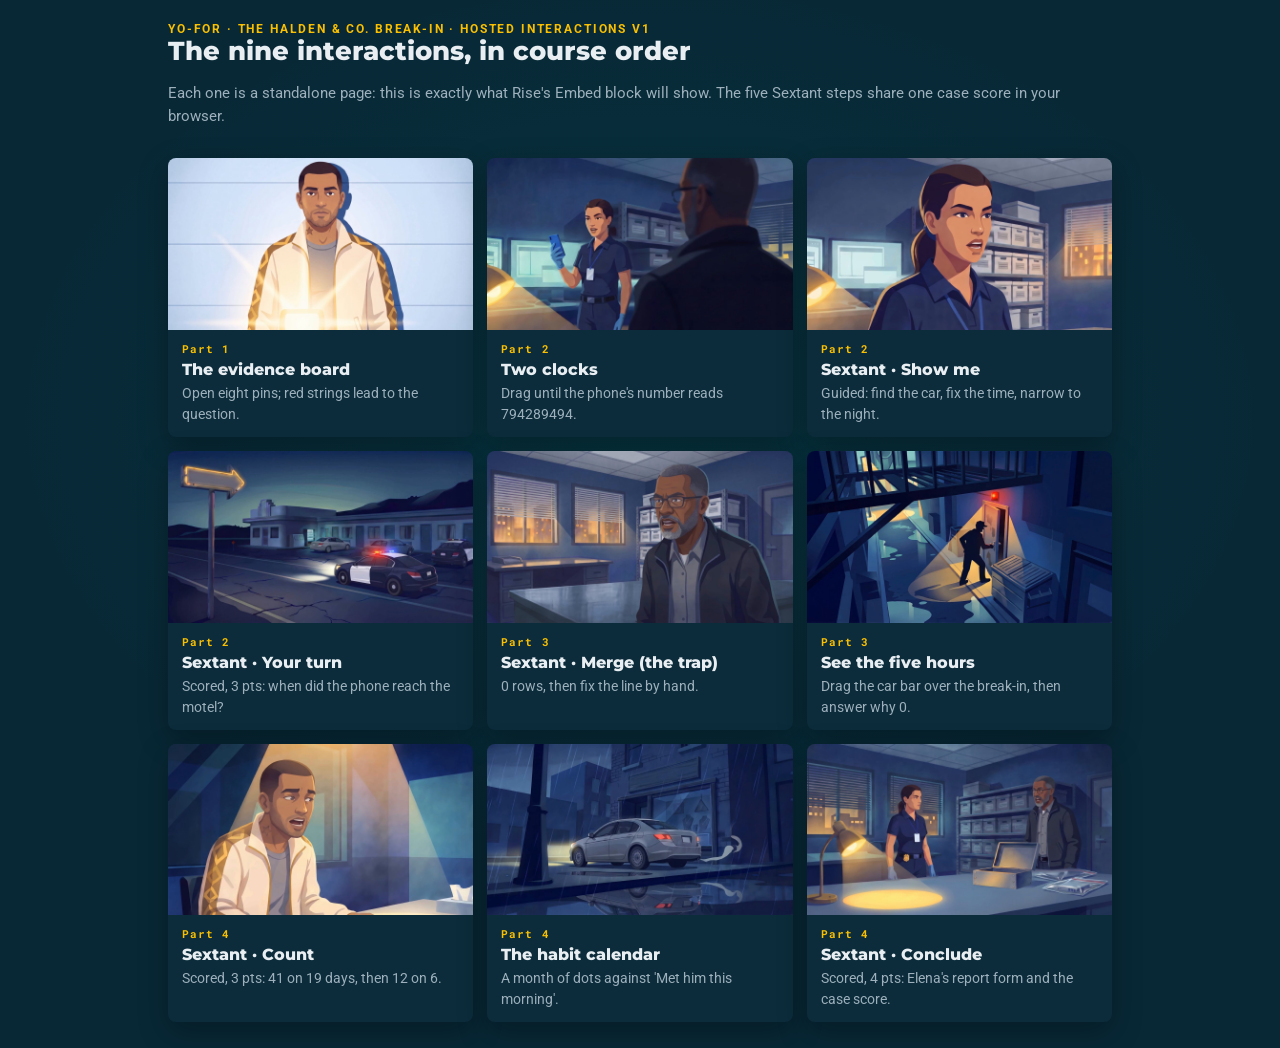
<file: halden/index.html>
<!doctype html><html lang="en"><head><meta charset="utf-8"><meta name="viewport" content="width=device-width,initial-scale=1"><meta name="robots" content="noindex">
<title>Halden &amp; Co. interactions</title><link rel="stylesheet" href="shared/halden.css">
<style>.list{display:grid;grid-template-columns:repeat(auto-fill,minmax(260px,1fr));gap:14px}
.it{display:flex;flex-direction:column;background:var(--card);border-radius:8px;overflow:hidden;text-decoration:none;color:var(--ink);box-shadow:0 10px 30px rgba(0,0,0,.3)}
.it img{width:100%;aspect-ratio:16/9;object-fit:cover}.it div{padding:12px 14px;display:flex;flex-direction:column;gap:4px}
.it b{font:800 16px var(--fd)}.it small{font:700 10.5px var(--fm);letter-spacing:.1em;color:var(--amber)}.it span{font-size:14px;color:var(--muted)}
.it:hover b{color:var(--teal-hi)}</style></head><body><div class="wrap">
<div><div class="kicker">YO-FOR · The Halden &amp; Co. Break-in · hosted interactions v1</div><h1 class="title">The nine interactions, in course order</h1>
<p class="task">Each one is a standalone page: this is exactly what Rise's Embed block will show. The five Sextant steps share one case score in your browser.</p></div>
<div class="list" id="l"></div></div>
<script>
const I=[["board","Part 1","The evidence board","Open eight pins; red strings lead to the question.","marsh-booking"],
["clocks","Part 2","Two clocks","Drag until the phone's number reads 794289494.","elena-phone"],
["sextant-showme","Part 2","Sextant · Show me","Guided: find the car, fix the time, narrow to the night.","elena-talk"],
["sextant-yourturn","Part 2","Sextant · Your turn","Scored, 3 pts: when did the phone reach the motel?","motel"],
["sextant-merge","Part 3","Sextant · Merge (the trap)","0 rows, then fix the line by hand.","hale"],
["five-hours","Part 3","See the five hours","Drag the car bar over the break-in, then answer why 0.","sidedoor"],
["sextant-count","Part 4","Sextant · Count","Scored, 3 pts: 41 on 19 days, then 12 on 6.","marsh-interview"],
["calendar","Part 4","The habit calendar","A month of dots against 'Met him this morning'.","sedan"],
["sextant-conclude","Part 4","Sextant · Conclude","Scored, 4 pts: Elena's report form and the case score.","lab-bags"]];
const l=document.getElementById("l");
I.forEach(([p,pt,t,d,img])=>{ const a=document.createElement("a"); a.className="it"; a.href=p+"/index.html"; a.innerHTML='<img alt="" src="frames/'+img+'.jpg"><div><small></small><b></b><span></span></div>'; a.querySelector("small").textContent=pt; a.querySelector("b").textContent=t; a.querySelector("span").textContent=d; l.append(a); });
</script></body></html>
</file>
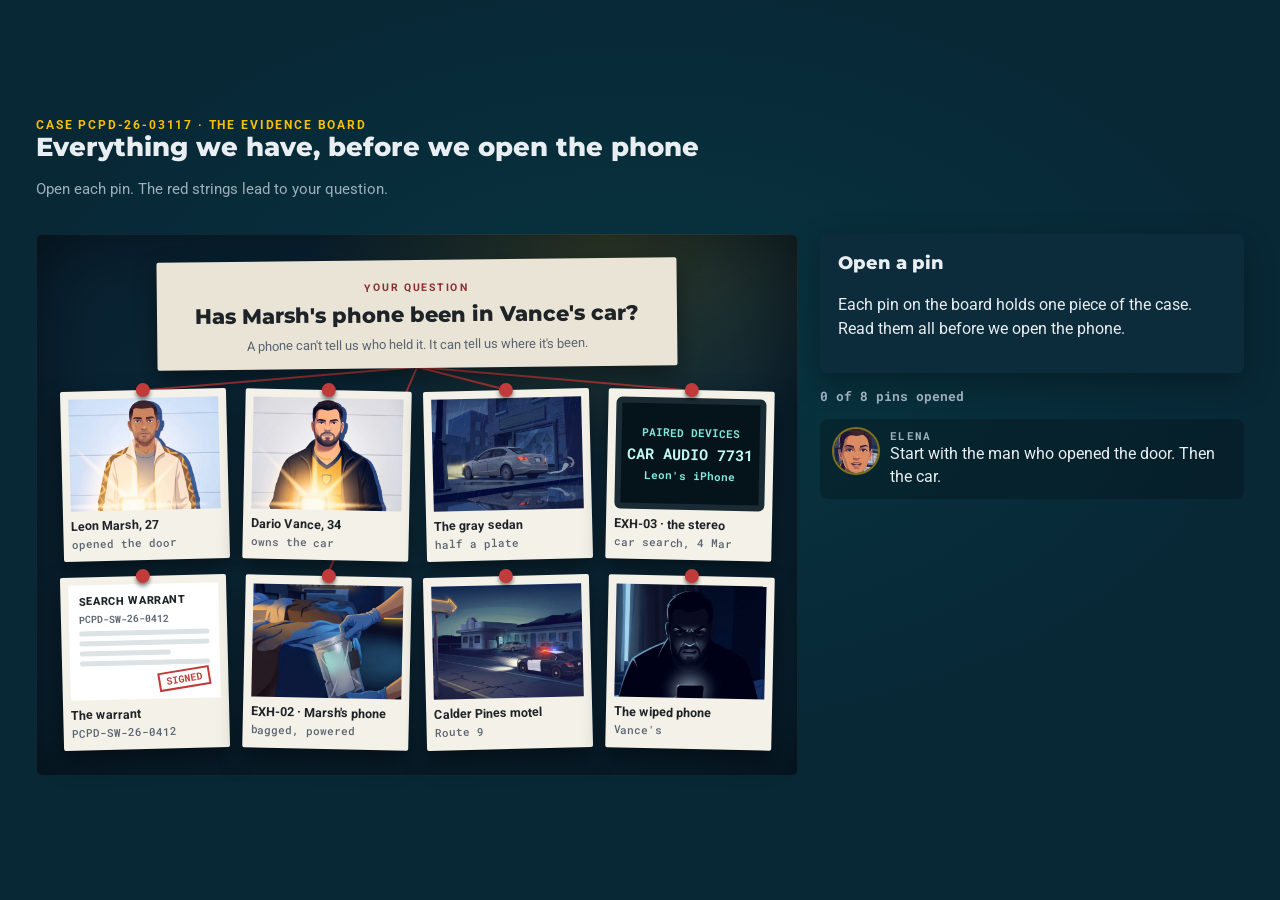
<file: halden/board/index.html>
<!doctype html><html lang="en"><head><meta charset="utf-8"><meta name="viewport" content="width=device-width,initial-scale=1"><meta name="robots" content="noindex">
<title>The evidence board · Halden & Co.</title><link rel="stylesheet" href="../shared/halden.css">
<style>
.board{position:relative;border-radius:6px;padding:clamp(14px,2.5vw,26px);background:radial-gradient(55% 60% at 75% 0%,rgba(250,192,0,.16),transparent 70%),radial-gradient(120% 120% at 50% 50%,#0D2B3A,#06192A);box-shadow:inset 0 0 0 1px rgba(255,255,255,.06),inset 0 0 80px rgba(0,0,0,.5)}
.q{position:relative;z-index:2;margin:0 auto 22px;max-width:520px;background:var(--paper);color:var(--paper-ink);border-radius:2px;padding:14px 18px 12px;text-align:center;box-shadow:0 10px 24px rgba(0,0,0,.45);transform:rotate(-.6deg)}
.q small{font:700 10.5px var(--fb);letter-spacing:.14em;color:#8B2E31}
.q b{display:block;font:800 clamp(17px,2.2vw,21px)/1.25 var(--fd);margin:4px 0}
.q span{font-size:13px;color:#5A6470}
.pins{position:relative;z-index:2;display:grid;grid-template-columns:repeat(4,minmax(0,1fr));gap:16px}
@media (max-width:620px){.pins{grid-template-columns:repeat(2,minmax(0,1fr))}}
.pin{position:relative;border:0;padding:8px 8px 10px;background:#F4F1E8;color:var(--paper-ink);border-radius:2px;cursor:pointer;text-align:left;box-shadow:0 10px 22px rgba(0,0,0,.5);transition:transform .15s}
.pin:nth-child(odd){transform:rotate(-1.4deg)}.pin:nth-child(even){transform:rotate(1.2deg)}
.pin:hover,.pin[aria-expanded="true"]{transform:rotate(0) scale(1.03)}
.pin::before{content:"";position:absolute;top:-7px;left:50%;width:14px;height:14px;border-radius:50%;background:#C23B3B;transform:translateX(-50%);box-shadow:0 3px 4px rgba(0,0,0,.5)}
.pin .ph{display:block;width:100%;aspect-ratio:4/3;object-fit:cover;background:#123B52}
.pin .cap{display:block;font:700 12.5px/1.3 var(--fb);margin-top:7px}
.pin .sub{display:block;font:500 11px var(--fm);color:#5A6470;margin-top:2px}
.pin .seen{position:absolute;right:6px;top:6px;width:22px;height:22px;border-radius:50%;background:var(--teal);color:#00141F;display:grid;place-items:center;font-weight:800;font-size:13px;opacity:0;transition:opacity .2s}
.pin.is-seen .seen{opacity:1}
.doc{aspect-ratio:4/3;background:#fff;display:flex;flex-direction:column;gap:5px;padding:10px;font:600 10px var(--fm);color:#5A6470}
.doc b{font:800 11px var(--fb);color:#1E2328;letter-spacing:.06em}.doc i{display:block;height:5px;background:#DDE2E5;border-radius:2px}.doc .stamp{margin-top:auto;align-self:flex-end;border:2px solid #C23B3B;color:#C23B3B;padding:1px 6px;transform:rotate(-8deg);font-weight:800}
.screen{aspect-ratio:4/3;background:#05131B;border:6px solid #1B2B33;border-radius:6px;display:flex;flex-direction:column;justify-content:center;align-items:center;gap:4px;font:700 11px var(--fm);color:#7FE7DC;text-align:center}
.screen b{font-size:clamp(12px,1.5vw,15px);color:#BFFAF3}
svg.strings{position:absolute;inset:0;width:100%;height:100%;z-index:1;pointer-events:none}
svg.strings line{stroke:#C23B3B;stroke-width:2;opacity:.85}
.detail{background:var(--card);border-radius:6px;padding:16px 18px;display:flex;flex-direction:column;gap:12px;box-shadow:0 10px 30px rgba(0,0,0,.3)}
#d-img:empty{display:none}
@media (max-width:620px){.detail{grid-template-columns:1fr}}
.detail img{width:100%;border-radius:4px;aspect-ratio:4/3;object-fit:cover}
.detail h3{font-size:18px;font-weight:800;margin-bottom:6px}
.foot{display:flex;justify-content:space-between;align-items:center;gap:12px;flex-wrap:wrap}
.count{font:700 13px var(--fm);color:var(--muted)}
</style></head><body><div class="wrap" data-stage>
<div><div class="kicker">Case PCPD-26-03117 · the evidence board</div><h1 class="title">Everything we have, before we open the phone</h1><p class="task">Open each pin. The red strings lead to your question.</p></div>
<div class="cols" style="grid-template-columns:minmax(0,1.8fr) minmax(0,1fr)"><div class="board" id="board">
  <svg class="strings" id="strings" aria-hidden="true"></svg>
  <div class="q" id="q"><small>YOUR QUESTION</small><b>Has Marsh's phone been in Vance's car?</b><span>A phone can't tell us who held it. It can tell us where it's been.</span></div>
  <div class="pins" id="pins"></div>
</div>
<div class="side" style="display:flex;flex-direction:column;gap:14px"><div class="detail" id="detail" aria-live="polite"><div id="d-img"></div><div><h3 id="d-t">Open a pin</h3><p id="d-x">Each pin on the board holds one piece of the case. Read them all before we open the phone.</p></div></div>
<div class="foot"><span class="count" id="count"></span></div>
<div class="elena" id="elena"><span class="av" aria-hidden="true"></span><div><small>ELENA</small><p>Start with the man who opened the door. Then the car.</p></div></div>
</div></div></div>
<script src="../shared/halden.js"></script><script src="../shared/fit.js"></script>
<script>
const P=[
 {id:"marsh",img:"marsh-booking",cap:"Leon Marsh, 27",sub:"opened the door",str:1,t:"Leon Marsh, 27",x:"He opened the door of Room 112. His phone was not wiped. In the interview on Wednesday 4 March he said: \"I don't even know the guy. Met him this morning,\" and \"I've never been in his car.\""},
 {id:"vance",img:"vance-booking",cap:"Dario Vance, 34",sub:"owns the car",t:"Dario Vance, 34",x:"The gray sedan is registered to him. He reset his phone before police came in, and says it was slow."},
 {id:"sedan",img:"sedan",cap:"The gray sedan",sub:"half a plate",str:1,t:"The gray sedan",x:"Seen at the store on Tuesday night: a gray sedan, half a plate, no faces. At dawn it was still parked outside Room 112."},
 {id:"stereo",doc:"screen",cap:"EXH-03 · the stereo",sub:"car search, 4 Mar",str:1,t:"EXH-03 · the car's stereo",x:"The sedan's stereo calls itself CAR AUDIO 7731. Its list of paired phones shows \"Leon's iPhone\". Remember that name: Marsh's phone stores it too."},
 {id:"warrant",doc:"warrant",cap:"The warrant",sub:"PCPD-SW-26-0412",t:"The warrant",x:"PCPD-SW-26-0412, signed on Wednesday 4 March at 16:30. We're allowed to search Marsh's phone."},
 {id:"phone",img:"bag-phone",cap:"EXH-02 · Marsh's phone",sub:"bagged, powered",str:1,t:"EXH-02 · Marsh's iPhone",x:"Bagged and kept powered. The lab copied it on Thursday 5 March at 09:30, and a fingerprint (hash) proves the copy matches. Device name, SIM, Apple Account and Bluetooth address all match: it's Marsh's phone."},
 {id:"motel",img:"motel",cap:"Calder Pines motel",sub:"Route 9",t:"Calder Pines, Route 9",x:"\"Two guys paid cash last night.\" The gray car was parked outside Room 112. Every room shares one Wi-Fi network, called MOTEL-GUEST."},
 {id:"wipe",img:"wipe",cap:"The wiped phone",sub:"Vance's",t:"Vance's phone",x:"Found on the setup screen: somebody had just wiped it. There's nothing left to read on it, so this case rests on Marsh's phone."}
];
const LINES={marsh:"He says he's never been in that car. His phone can check that.",vance:"Wiping the phone tells us something. It doesn't tell us where it's been.",sedan:"The car's real name, for a phone, isn't the plate. It's the stereo.",stereo:"CAR AUDIO 7731. That's what we'll look for.",warrant:"Signed. We're clear to search.",phone:"Copy verified. This is the one we read.",motel:"MOTEL-GUEST. Keep that name too.",wipe:"Nothing to read there. Good thing Marsh didn't wipe his."};
const pins=document.getElementById("pins"), seen=new Set();
function docHTML(k){ if(k==="warrant") return '<span class="doc" aria-hidden="true"><b>SEARCH WARRANT</b><span>PCPD-SW-26-0412</span><i></i><i></i><i style="width:70%"></i><i></i><span class="stamp">SIGNED</span></span>';
  return '<span class="screen" aria-hidden="true">PAIRED DEVICES<b>CAR AUDIO 7731</b>Leon\'s iPhone</span>'; }
P.forEach(p=>{ const b=document.createElement("button"); b.className="pin"; b.type="button"; b.id="pin-"+p.id; b.setAttribute("aria-expanded","false"); b.setAttribute("aria-controls","detail");
  b.innerHTML=(p.img?'<img class="ph" src="../frames/'+p.img+'.jpg" alt="">':docHTML(p.doc))+'<span class="cap"></span><span class="sub"></span><span class="seen" aria-hidden="true">✓</span>';
  b.querySelector(".cap").textContent=p.cap; b.querySelector(".sub").textContent=p.sub; b.addEventListener("click",()=>openPin(p,b)); pins.append(b); });
function openPin(p,b){
  document.querySelectorAll(".pin").forEach(x=>x.setAttribute("aria-expanded",x===b)); b.classList.add("is-seen"); seen.add(p.id);
  const d=document.getElementById("detail");
  document.getElementById("d-img").innerHTML=p.img?'<img src="../frames/'+p.img+'.jpg" alt="">':docHTML(p.doc);
  document.getElementById("d-t").textContent=p.t; document.getElementById("d-x").textContent=p.x;
  const all=seen.size===P.length; HALDEN.say(document.getElementById("elena"), all?"That's the whole board. One question left, and one phone that can answer it. Let's open it.":LINES[p.id]);
  count(); if(all) HALDEN.complete("halden-board"); }
function count(){ document.getElementById("count").textContent=seen.size+" of "+P.length+" pins opened"; }
function strings(){ const s=document.getElementById("strings"), bd=document.getElementById("board").getBoundingClientRect(), q=document.getElementById("q").getBoundingClientRect();
  const x0=q.left+q.width/2-bd.left, y0=q.bottom-bd.top-4; let h="";
  P.filter(p=>p.str).forEach(p=>{ const r=document.getElementById("pin-"+p.id).getBoundingClientRect(); h+=`<line x1="${x0}" y1="${y0}" x2="${r.left+r.width/2-bd.left}" y2="${r.top-bd.top+2}"/>`; });
  s.innerHTML=h; }
count(); strings(); addEventListener("resize",strings); addEventListener("load",strings);
</script></body></html>
</file>
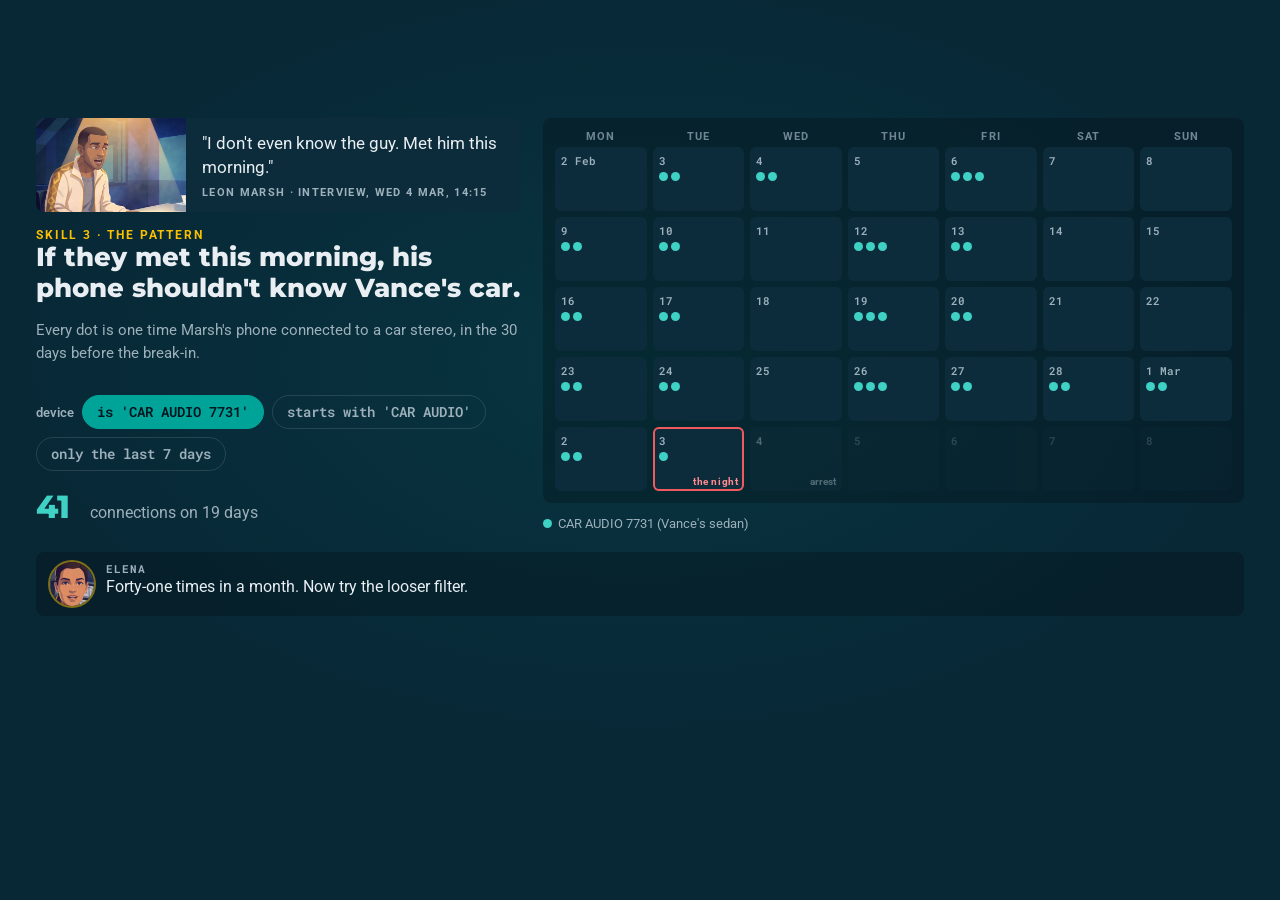
<file: halden/calendar/index.html>
<!doctype html><html lang="en"><head><meta charset="utf-8"><meta name="viewport" content="width=device-width,initial-scale=1"><meta name="robots" content="noindex">
<title>The habit calendar · Halden & Co.</title><link rel="stylesheet" href="../shared/halden.css">
<style>
.claim{display:grid;grid-template-columns:150px minmax(0,1fr);gap:16px;align-items:center;background:var(--card);border-radius:8px;overflow:hidden}
.claim img{width:100%;height:100%;object-fit:cover;aspect-ratio:16/10}
.claim blockquote{margin:0;padding:12px 16px 12px 0;font:400 17px/1.45 var(--fb)}
.claim cite{display:block;font:700 11px var(--fb);letter-spacing:.12em;color:var(--muted);margin-top:6px;font-style:normal;text-transform:uppercase}
@media (max-width:560px){.claim{grid-template-columns:1fr}.claim blockquote{padding:0 16px 14px}}
.chips{display:flex;gap:8px;flex-wrap:wrap;align-items:center}
.chip{border:1px solid var(--line);background:transparent;border-radius:999px;padding:7px 14px;font:600 13.5px var(--fm);cursor:pointer;color:var(--muted)}
.chip[aria-pressed="true"]{background:var(--teal);color:#00141F;border-color:var(--teal)}
.chip.wk[aria-pressed="true"]{background:var(--amber);border-color:var(--amber)}
.cal{background:rgba(0,0,0,.22);border-radius:8px;padding:12px}
.dow,.grid{display:grid;grid-template-columns:repeat(7,minmax(0,1fr));gap:6px}
.dow span{font:700 11px var(--fb);letter-spacing:.1em;color:var(--faint);text-align:center;padding-bottom:4px}
.day{min-height:64px;border-radius:6px;background:var(--card);padding:6px;display:flex;flex-direction:column;gap:4px;position:relative;transition:opacity .2s,box-shadow .2s}
.day .n{font:600 11px var(--fm);color:var(--muted)}
.day .dots{display:flex;flex-wrap:wrap;gap:3px}
.dot{width:9px;height:9px;border-radius:50%;background:var(--teal-hi)}
.dot.other{background:#C08BFF}
.day.out{opacity:.25}
.day.night{box-shadow:inset 0 0 0 2px var(--red)}
.day.night::after{content:"the night";position:absolute;right:6px;bottom:4px;font:700 9.5px var(--fb);color:#FF8A8F;letter-spacing:.06em}
.day.arrest::after{content:"arrest";position:absolute;right:6px;bottom:4px;font:700 9.5px var(--fb);color:var(--muted)}
.cal.wk .day:not(.wk){opacity:.18}.cal.wk .day.wk{box-shadow:inset 0 0 0 2px var(--amber)}
.stat{display:flex;gap:20px;flex-wrap:wrap;align-items:baseline}
.stat b{font:800 32px var(--fd);color:var(--teal-hi)}.stat span{color:var(--muted)}
.legend{display:flex;gap:16px;font-size:12.5px;color:var(--muted);flex-wrap:wrap}.legend i{display:inline-block;width:9px;height:9px;border-radius:50%;margin-right:6px}
</style></head><body><div class="wrap" data-stage><div class="cols" style="grid-template-columns:minmax(0,.9fr) minmax(0,1.3fr)"><div style="display:flex;flex-direction:column;gap:16px">
<div class="claim"><img src="../frames/marsh-interview.jpg" alt="Leon Marsh in the interview room"><blockquote>"I don't even know the guy. Met him this morning."<cite>Leon Marsh · interview, Wed 4 Mar, 14:15</cite></blockquote></div>
<div><div class="kicker">Skill 3 · the pattern</div><h1 class="title">If they met this morning, his phone shouldn't know Vance's car.</h1>
<p class="task">Every dot is one time Marsh's phone connected to a car stereo, in the 30 days before the break-in.</p></div>
<div class="chips" role="group" aria-label="Filter"><span style="font:600 13px var(--fb);color:var(--muted)">device</span>
<button class="chip" type="button" id="f-is" aria-pressed="true">is 'CAR AUDIO 7731'</button><button class="chip" type="button" id="f-like" aria-pressed="false">starts with 'CAR AUDIO'</button>
<button class="chip wk" type="button" id="f-wk" aria-pressed="false">only the last 7 days</button></div>
<div class="stat" aria-live="polite"><b id="s-n">41</b><span id="s-t">connections on 19 days</span></div>
</div><div style="display:flex;flex-direction:column;gap:12px"><div class="cal" id="cal"><div class="dow"><span>MON</span><span>TUE</span><span>WED</span><span>THU</span><span>FRI</span><span>SAT</span><span>SUN</span></div><div class="grid" id="grid"></div></div>
<div class="legend"><span><i style="background:var(--teal-hi)"></i>CAR AUDIO 7731 (Vance's sedan)</span><span id="lg2" hidden><i style="background:#C08BFF"></i>CAR AUDIO 2290 (another car)</span></div>
</div></div><div class="elena" id="elena"><span class="av" aria-hidden="true"></span><div><small>ELENA</small><p>Forty-one times in a month. Now try the looser filter.</p></div></div>
</div>
<script src="../shared/halden.js"></script><script src="../shared/fit.js"></script>
<script>
const D={"2026-02-03": {"CAR AUDIO 7731": 2}, "2026-02-04": {"CAR AUDIO 7731": 2}, "2026-02-06": {"CAR AUDIO 7731": 3}, "2026-02-08": {"CAR AUDIO 2290": 1}, "2026-02-09": {"CAR AUDIO 7731": 2}, "2026-02-10": {"CAR AUDIO 7731": 2}, "2026-02-12": {"CAR AUDIO 7731": 3}, "2026-02-13": {"CAR AUDIO 7731": 2}, "2026-02-15": {"CAR AUDIO 2290": 1}, "2026-02-16": {"CAR AUDIO 7731": 2}, "2026-02-17": {"CAR AUDIO 7731": 2}, "2026-02-19": {"CAR AUDIO 7731": 3}, "2026-02-20": {"CAR AUDIO 7731": 2}, "2026-02-22": {"CAR AUDIO 2290": 1}, "2026-02-23": {"CAR AUDIO 7731": 2}, "2026-02-24": {"CAR AUDIO 7731": 2}, "2026-02-26": {"CAR AUDIO 7731": 3}, "2026-02-27": {"CAR AUDIO 7731": 2}, "2026-02-28": {"CAR AUDIO 7731": 2}, "2026-03-01": {"CAR AUDIO 7731": 2}, "2026-03-02": {"CAR AUDIO 7731": 2}, "2026-03-03": {"CAR AUDIO 7731": 1}, "2026-03-04": {"CAR AUDIO 2290": 1}};
let like=false, wk=false, tried=false, done=false;
const grid=document.getElementById("grid");
function iso(d){ return d.toISOString().slice(0,10); }
const start=new Date(Date.UTC(2026,1,2)); // Mon 2 Feb
for(let i=0;i<35;i++){ const d=new Date(start.getTime()+i*864e5), k=iso(d); const c=document.createElement("div"); c.className="day"; c.dataset.k=k;
  if(k>"2026-03-03") c.classList.add("out"); if(k==="2026-03-03") c.classList.add("night"); if(k==="2026-03-04"){ c.classList.add("arrest"); c.classList.remove("out"); c.style.opacity=".5"; }
  if(k>="2026-02-25"&&k<="2026-03-03") c.classList.add("wk");
  c.innerHTML='<span class="n">'+d.getUTCDate()+(d.getUTCDate()===1||i===0?' '+(d.getUTCMonth()===1?'Feb':'Mar'):'')+'</span><span class="dots"></span>'; grid.append(c); }
function render(){
  let n=0, days=0;
  grid.querySelectorAll(".day").forEach(c=>{ const k=c.dataset.k, v=D[k]||{}, dots=c.querySelector(".dots"); dots.innerHTML=""; let any=false;
    if(k>"2026-03-03") return;
    const a=v["CAR AUDIO 7731"]||0, b=like?(v["CAR AUDIO 2290"]||0):0;
    for(let i=0;i<a;i++) dots.insertAdjacentHTML("beforeend",'<i class="dot"></i>'); for(let i=0;i<b;i++) dots.insertAdjacentHTML("beforeend",'<i class="dot other"></i>');
    c.setAttribute("aria-label",k+": "+(a+b)+" connections");
    if(!wk||(k>="2026-02-25")){ n+=a+b; if(a+b) days++; } });
  document.getElementById("cal").classList.toggle("wk",wk);
  document.getElementById("s-n").textContent=n; document.getElementById("s-t").textContent="connections on "+days+" days"+(wk?" in the last week":"");
  document.getElementById("lg2").hidden=!like;
  document.getElementById("f-is").setAttribute("aria-pressed",!like); document.getElementById("f-like").setAttribute("aria-pressed",like); document.getElementById("f-wk").setAttribute("aria-pressed",wk);
  const E=document.getElementById("elena");
  if(like) HALDEN.say(E,"Forty-four? There's a second car in here. Three Sundays in February. Not today: stick to the question, Vance's car.");
  else if(wk){ HALDEN.say(E,"Forty-one in a month. Twelve in the last week alone. That's a phone that knows that car well. What that means for Marsh is Hale's argument. Ours is the numbers."); if(!done){ done=true; HALDEN.complete("halden-calendar"); } }
  else if(tried) HALDEN.say(E,"Back to Vance's car. Now, could the pattern be old? Look at just the last week.");
}
document.getElementById("f-is").onclick=()=>{ like=false; render(); };
document.getElementById("f-like").onclick=()=>{ like=true; tried=true; wk=false; render(); };
document.getElementById("f-wk").onclick=()=>{ wk=!wk; if(wk) like=false; render(); };
render();
</script></body></html>
</file>
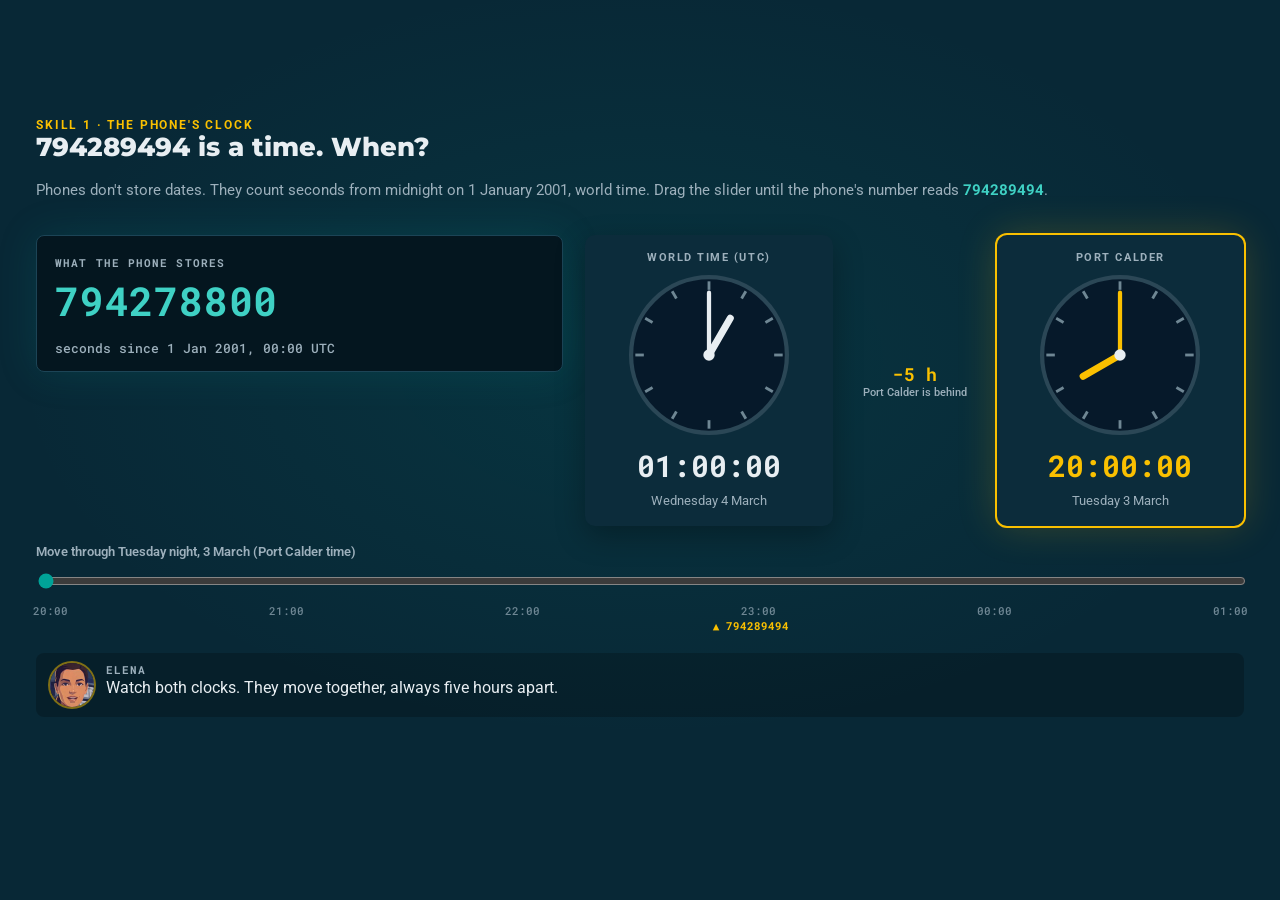
<file: halden/clocks/index.html>
<!doctype html><html lang="en"><head><meta charset="utf-8"><meta name="viewport" content="width=device-width,initial-scale=1"><meta name="robots" content="noindex">
<title>Two clocks · Halden & Co.</title><link rel="stylesheet" href="../shared/halden.css">
<style>
.raw{background:#04161F;border:1px solid #1C4456;border-radius:8px;padding:14px 18px;display:flex;justify-content:space-between;align-items:center;gap:12px;flex-wrap:wrap;box-shadow:0 0 40px rgba(0,163,152,.15)}
.raw small{font:700 11px var(--fm);letter-spacing:.1em;color:var(--muted)}
.raw b{font:700 clamp(26px,4.6vw,40px) var(--fm);color:var(--teal-hi);font-variant-numeric:tabular-nums;letter-spacing:.02em}
.raw .t{font:500 13px var(--fm);color:var(--muted)}
.clocks{display:grid;grid-template-columns:1fr auto 1fr;gap:clamp(10px,3vw,30px);align-items:center}
.clk{background:var(--card);border-radius:10px;padding:16px;display:flex;flex-direction:column;align-items:center;gap:6px;box-shadow:0 10px 30px rgba(0,0,0,.3)}
.clk.here{box-shadow:0 0 0 2px var(--amber),0 0 40px rgba(250,192,0,.2)}
.clk svg{width:min(170px,30vw);height:auto}
.clk .nm{font:700 11px var(--fb);letter-spacing:.14em;color:var(--muted);text-transform:uppercase}
.clk .dg{font:700 clamp(22px,3.6vw,30px) var(--fm);font-variant-numeric:tabular-nums}
.clk.here .dg{color:var(--amber)}
.clk .dy{font-size:13px;color:var(--muted)}
.gap{font:800 18px var(--fm);color:var(--amber);text-align:center}
.gap small{display:block;font:500 11px var(--fb);color:var(--muted)}
.face{fill:#06192A;stroke:#2B4756;stroke-width:3}.tick{stroke:#6F8794;stroke-width:2}.hh{stroke:#E8EEF2;stroke-width:5;stroke-linecap:round}.mh{stroke:#E8EEF2;stroke-width:3;stroke-linecap:round}.here .hh,.here .mh{stroke:var(--amber)}
.ctl{display:flex;flex-direction:column;gap:6px}
.ctl label{font:600 13px var(--fb);color:var(--muted)}
input[type=range]{width:100%;accent-color:var(--teal);height:28px}
.marks{position:relative;height:32px;margin:0 14px;font:500 11px var(--fm);color:var(--faint)}
.marks span{position:absolute;transform:translateX(-50%)}
.marks .tg{color:var(--amber);font-weight:700;top:15px}
.found{background:rgba(0,163,152,.14);border-left:4px solid var(--teal);border-radius:4px;padding:12px 14px}
@media (max-width:560px){.clocks{grid-template-columns:1fr}.gap{padding:4px 0}}
</style></head><body><div class="wrap" data-stage>
<div><div class="kicker">Skill 1 · the phone's clock</div><h1 class="title">794289494 is a time. When?</h1>
<p class="task">Phones don't store dates. They count seconds from midnight on 1 January 2001, world time. Drag the slider until the phone's number reads <b style="color:var(--teal-hi);font-family:var(--fm)">794289494</b>.</p></div>
<div class="cols" style="grid-template-columns:minmax(0,1fr) minmax(0,1.25fr)"><div style="display:flex;flex-direction:column;gap:16px"><div class="raw"><div><small>WHAT THE PHONE STORES</small><br><b id="raw">794278800</b></div><span class="t">seconds since 1 Jan 2001, 00:00 UTC</span></div>
</div><div class="clocks">
  <div class="clk" id="c-utc"><span class="nm">World time (UTC)</span><svg viewBox="0 0 120 120" aria-hidden="true"></svg><span class="dg"></span><span class="dy"></span></div>
  <div class="gap">−5 h<small>Port Calder is behind</small></div>
  <div class="clk here" id="c-loc"><span class="nm">Port Calder</span><svg viewBox="0 0 120 120" aria-hidden="true"></svg><span class="dg"></span><span class="dy"></span></div>
</div>
</div><div class="ctl"><label for="sl">Move through Tuesday night, 3 March (Port Calder time)</label>
<input type="range" id="sl" min="0" max="300" step="1" value="0" aria-describedby="raw">
<div class="marks" id="marks"></div></div>
<div class="found" id="found" hidden aria-live="polite"><b>Found it: 22:58:14 in Port Calder, Tuesday 3 March.</b> Same moment as 03:58:14 world time on Wednesday. Every time a phone stores needs that fix: minus five hours.</div>
<div class="elena" id="elena"><span class="av" aria-hidden="true"></span><div><small>ELENA</small><p>Watch both clocks. They move together, always five hours apart.</p></div></div>
</div>
<script src="../shared/halden.js"></script><script src="../shared/fit.js"></script>
<script>
const EPOCH=978307200, START=794278800 /* 20:00:00 Port Calder, Tue 3 Mar */, TARGET=794289494;
const sl=document.getElementById("sl"), raw=document.getElementById("raw"); let done=false;
function face(svg){ let h='<circle class="face" cx="60" cy="60" r="55"/>'; for(let i=0;i<12;i++){ const a=i*Math.PI/6; h+=`<line class="tick" x1="${60+46*Math.sin(a)}" y1="${60-46*Math.cos(a)}" x2="${60+52*Math.sin(a)}" y2="${60-52*Math.cos(a)}"/>`; } h+='<line class="hh" x1="60" y1="60" x2="60" y2="30"/><line class="mh" x1="60" y1="60" x2="60" y2="16"/><circle cx="60" cy="60" r="4" fill="#E8EEF2"/>'; svg.innerHTML=h; }
document.querySelectorAll(".clk svg").forEach(face);
const DAYS=["Sunday","Monday","Tuesday","Wednesday","Thursday","Friday","Saturday"];
function setClock(id,d){ const el=document.getElementById(id), h=d.getUTCHours(), m=d.getUTCMinutes(), s=d.getUTCSeconds();
  el.querySelector(".hh").setAttribute("transform",`rotate(${(h%12)*30+m/2} 60 60)`); el.querySelector(".mh").setAttribute("transform",`rotate(${m*6+s/10} 60 60)`);
  el.querySelector(".dg").textContent=[h,m,s].map(x=>String(x).padStart(2,"0")).join(":"); el.querySelector(".dy").textContent=DAYS[d.getUTCDay()]+" "+d.getUTCDate()+" March"; }
function render(v){ raw.textContent=v; setClock("c-utc",new Date((v+EPOCH)*1000)); setClock("c-loc",new Date((v+EPOCH-5*3600)*1000)); }
function onMove(){ let v=START+(+sl.value)*60; if(Math.abs(v-TARGET)<=60){ v=TARGET; } render(v);
  if(v===TARGET && !done){ done=true; document.getElementById("found").hidden=false; HALDEN.say(document.getElementById("elena"),"Twenty-two fifty-eight. That's when Marsh's phone connected to the car. Remember it: in Sextant, one chip does this fix for you."); HALDEN.complete("halden-clocks"); } }
sl.addEventListener("input",onMove);
const mk=document.getElementById("marks"); [["20:00",0],["21:00",60],["22:00",120],["23:00",180],["00:00",240],["01:00",300]].forEach(([t,x])=>{ const s=document.createElement("span"); s.style.left=(x/300*100)+"%"; s.textContent=t; mk.append(s); });
const tg=document.createElement("span"); tg.className="tg"; tg.style.left=((TARGET-START)/60/300*100)+"%"; tg.textContent="▲ 794289494"; tg.title="794289494"; mk.append(tg);
render(START);
</script></body></html>
</file>
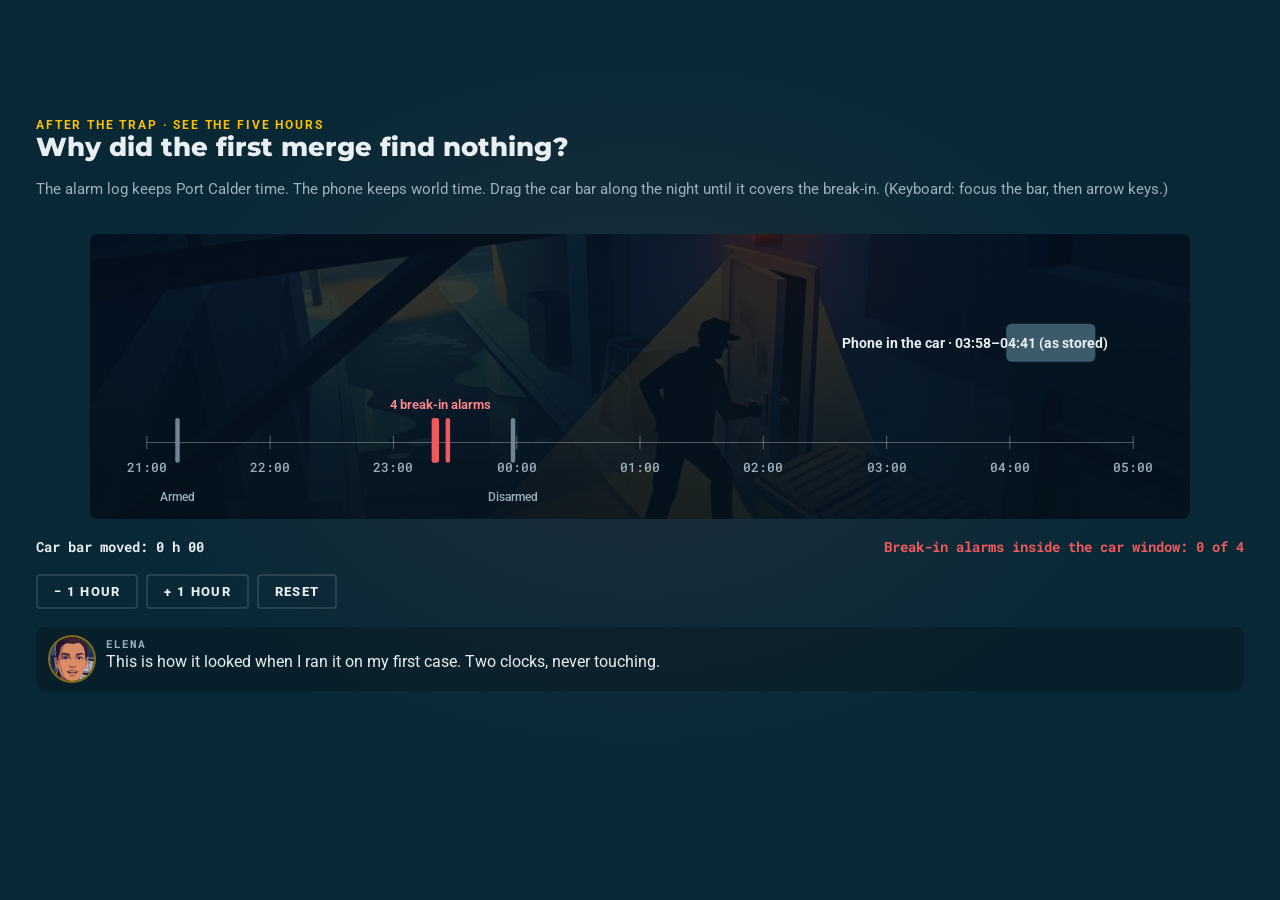
<file: halden/five-hours/index.html>
<!doctype html><html lang="en"><head><meta charset="utf-8"><meta name="viewport" content="width=device-width,initial-scale=1"><meta name="robots" content="noindex">
<title>See the five hours · Halden & Co.</title><link rel="stylesheet" href="../shared/halden.css">
<style>
body{background:radial-gradient(60% 60% at 50% 45%,rgba(239,90,95,.10),transparent 70%),var(--slate)}
.stage{position:relative;max-width:1100px;width:100%;margin:0 auto;border-radius:8px;overflow:hidden;background:linear-gradient(rgba(4,18,27,.80),rgba(4,18,27,.92)),url(../frames/sidedoor.jpg) center/cover;padding:18px 12px 10px}
svg.tl{width:100%;height:auto;display:block;touch-action:none}
.axis{stroke:rgba(255,255,255,.3)}.tk{stroke:rgba(255,255,255,.3)}.hl{fill:#9DB0BC;font:500 12px "Roboto Mono",monospace}
.al{stroke:#EF5A5F;stroke-width:4;stroke-linecap:round}.al.sys{stroke:#6F8794}
.al-l{fill:#FF8A8F;font:600 12px Roboto,sans-serif}.sys-l{fill:#9DB0BC;font:500 11px Roboto,sans-serif}
.bar{fill:#3D5A6A;cursor:grab;transition:fill .2s}.bar.ok{fill:#00A398}.bar:focus{outline:none}.bar.focus{stroke:#FAC000;stroke-width:3}
.bar-l{fill:#E8EEF2;font:700 12.5px Roboto,sans-serif;pointer-events:none}
.readout{display:flex;justify-content:space-between;gap:12px;flex-wrap:wrap;font:700 14px var(--fm)}
.readout .in{color:var(--red)}.readout .in.ok{color:var(--teal-hi)}
.nudge{display:flex;gap:8px;flex-wrap:wrap}
.q{background:var(--card);border-radius:6px;padding:20px;display:flex;flex-direction:column;gap:10px;box-shadow:0 10px 30px rgba(0,0,0,.3)}
.q .qt{font:600 18px/1.4 var(--fb)}
.opt{display:flex;gap:12px;align-items:flex-start;border-top:1px solid var(--line);padding:11px 4px;cursor:pointer}
.opt input{margin-top:4px;accent-color:var(--teal);width:18px;height:18px}
.fb{border-radius:4px;padding:12px 14px}.fb.ok{background:rgba(111,211,156,.14)}.fb.bad{background:rgba(239,90,95,.16)}
</style></head><body><div class="wrap" data-stage>
<div><div class="kicker">After the trap · see the five hours</div><h1 class="title">Why did the first merge find nothing?</h1>
<p class="task">The alarm log keeps Port Calder time. The phone keeps world time. Drag the car bar along the night until it covers the break-in. (Keyboard: focus the bar, then arrow keys.)</p></div>
<div class="stage"><svg class="tl" id="tl" viewBox="0 0 960 230" role="img" aria-label="Timeline of the night with the alarm events and the phone's car connection"></svg></div>
<div class="readout" aria-live="polite"><span id="shift">Car bar moved: 0 h 00</span><span class="in" id="inside">Break-in alarms inside the car window: 0 of 4</span></div>
<div class="nudge"><button class="btn ghost" type="button" id="m1">− 1 hour</button><button class="btn ghost" type="button" id="p1">+ 1 hour</button><button class="btn ghost" type="button" id="rs">Reset</button></div>
<div class="q" id="q" hidden style="display:grid;grid-template-columns:1fr 1fr;column-gap:20px"><div class="qt" style="grid-column:1/-1">So why did the first merge find nothing?</div>
  <label class="opt"><input type="radio" name="q" value="a">The alarm log is in local time and the phone in world time, five hours apart</label>
  <label class="opt"><input type="radio" name="q" value="b">The phone wasn't in the car</label>
  <label class="opt"><input type="radio" name="q" value="c">The alarm panel's clock was wrong</label>
  <label class="opt"><input type="radio" name="q" value="d">Bluetooth doesn't record at night</label>
  <div style="grid-column:1/-1;display:flex;gap:14px;align-items:center;margin-top:6px"><button class="btn" type="button" id="sub">Submit</button><div class="fb" id="fb" hidden style="flex:1"></div></div></div>
<div class="elena" id="elena"><span class="av" aria-hidden="true"></span><div><small>ELENA</small><p>This is how it looked when I ran it on my first case. Two clocks, never touching.</p></div></div>
</div>
<script src="../shared/halden.js"></script><script src="../shared/fit.js"></script>
<script>
// axis: Port Calder time 21:00 (Tue 3 Mar) → 05:00 (Wed 4 Mar), in minutes from 21:00
const X0=40, W=880, SPAN=480, x=m=>X0+m/SPAN*W, mm=(h,mi,s=0)=>((h<21?h+24:h)-21)*60+mi+s/60;
const ALARMS=[[mm(21,14,55),"Armed",1],[mm(23,19,42),"Side door",0],[mm(23,20,10),"Motion",0],[mm(23,21,5),"Glass break",0],[mm(23,26,30),"Side door",0],[mm(23,58,12),"Disarmed",1]];
const CAR=[mm(3,58,14),mm(4,41,37)]; // as stored: world time, read as if local
let shift=0; const svg=document.getElementById("tl"); let solved=false;
let h='<line class="axis" x1="40" y1="170" x2="920" y2="170"/>';
for(let i=0;i<=8;i++){ const hh=(21+i)%24; h+=`<line class="tk" x1="${x(i*60)}" y1="164" x2="${x(i*60)}" y2="176"/><text class="hl" x="${x(i*60)}" y="196" text-anchor="middle">${String(hh).padStart(2,"0")}:00</text>`; }
ALARMS.forEach(([m,l,sys])=>{ h+=`<line class="al${sys?" sys":""}" x1="${x(m)}" y1="150" x2="${x(m)}" y2="186"/>`; if(sys) h+=`<text class="sys-l" x="${x(m)}" y="222" text-anchor="middle">${l}</text>`; });
h+=`<text class="al-l" x="${x(mm(23,23))}" y="140" text-anchor="middle">4 break-in alarms</text>`;
h+='<g id="car" tabindex="0" role="slider" aria-label="Car connection bar" aria-valuemin="-480" aria-valuemax="120" aria-valuenow="0"><rect class="bar" id="barR" x="0" y="64" height="34" rx="5"/><text class="bar-l" id="barL" y="86"></text></g>';
svg.innerHTML=h;
const car=document.getElementById("car"), R=document.getElementById("barR"), L=document.getElementById("barL");
function hm(m){ m=((m%1440)+1440)%1440; const t=(m+21*60)%1440; return String(Math.floor(t/60)).padStart(2,"0")+":"+String(Math.floor(t%60)).padStart(2,"0"); }
function draw(){
  const a=CAR[0]+shift, b=CAR[1]+shift; R.setAttribute("x",x(a)); R.setAttribute("width",x(b)-x(a));
  const n=ALARMS.filter(([m,,sys])=>!sys && m>=a && m<=b).length, ok=n===4;
  R.classList.toggle("ok",ok);
  L.textContent = ok ? "Phone in the car · "+hm(a)+"–"+hm(b) : "Phone in the car · "+hm(a)+"–"+hm(b)+(shift===0?" (as stored)":"");
  const lx=Math.min(Math.max(x(a),X0),920-260); L.setAttribute("x",lx);
  const sh=Math.round(shift), s=sh<0?"−":"+"; document.getElementById("shift").textContent="Car bar moved: "+(sh===0?"0 h 00":s+Math.floor(Math.abs(sh)/60)+" h "+String(Math.abs(sh)%60).padStart(2,"0"));
  const ins=document.getElementById("inside"); ins.textContent="Break-in alarms inside the car window: "+n+" of 4"; ins.classList.toggle("ok",ok);
  car.setAttribute("aria-valuenow",sh); car.setAttribute("aria-valuetext","moved "+sh+" minutes, "+n+" of 4 alarms inside");
  if(ok && !solved){ solved=true; HALDEN.say(document.getElementById("elena"),"Five hours. Same night, one clock, and all four alarms sit inside the car connection."); document.getElementById("q").hidden=false; document.querySelector(".nudge").hidden=true; }
}
function setShift(v){ shift=Math.max(-480,Math.min(120,v)); if(Math.abs(shift+300)<=30) shift=-300; draw(); }
let drag=null;
car.addEventListener("pointerdown",e=>{ const pt=svg.createSVGPoint(); pt.x=e.clientX; const p=pt.matrixTransform(svg.getScreenCTM().inverse()); drag={x0:p.x,s0:shift}; car.setPointerCapture(e.pointerId); });
car.addEventListener("pointermove",e=>{ if(!drag) return; const pt=svg.createSVGPoint(); pt.x=e.clientX; const p=pt.matrixTransform(svg.getScreenCTM().inverse()); setShift(Math.round((drag.s0+(p.x-drag.x0)/W*SPAN)/5)*5); });
car.addEventListener("pointerup",()=>drag=null);
car.addEventListener("keydown",e=>{ const st=e.shiftKey?60:15; if(e.key==="ArrowLeft"){e.preventDefault();setShift(shift-st);} if(e.key==="ArrowRight"){e.preventDefault();setShift(shift+st);} });
car.addEventListener("focus",()=>R.classList.add("focus")); car.addEventListener("blur",()=>R.classList.remove("focus"));
document.getElementById("m1").onclick=()=>setShift(shift-60); document.getElementById("p1").onclick=()=>setShift(shift+60); document.getElementById("rs").onclick=()=>setShift(0);
document.getElementById("sub").onclick=()=>{ const v=(document.querySelector("input[name=q]:checked")||{}).value; if(!v) return; const fb=document.getElementById("fb"); fb.hidden=false;
  if(v==="a"){ fb.className="fb ok"; fb.textContent="Two clocks, five hours apart. Put every source on one clock before you merge."; HALDEN.complete("halden-five-hours"); }
  else { fb.className="fb bad"; fb.textContent="The fix was five hours. Which two clocks were five hours apart?"; } };
draw();
</script></body></html>
</file>
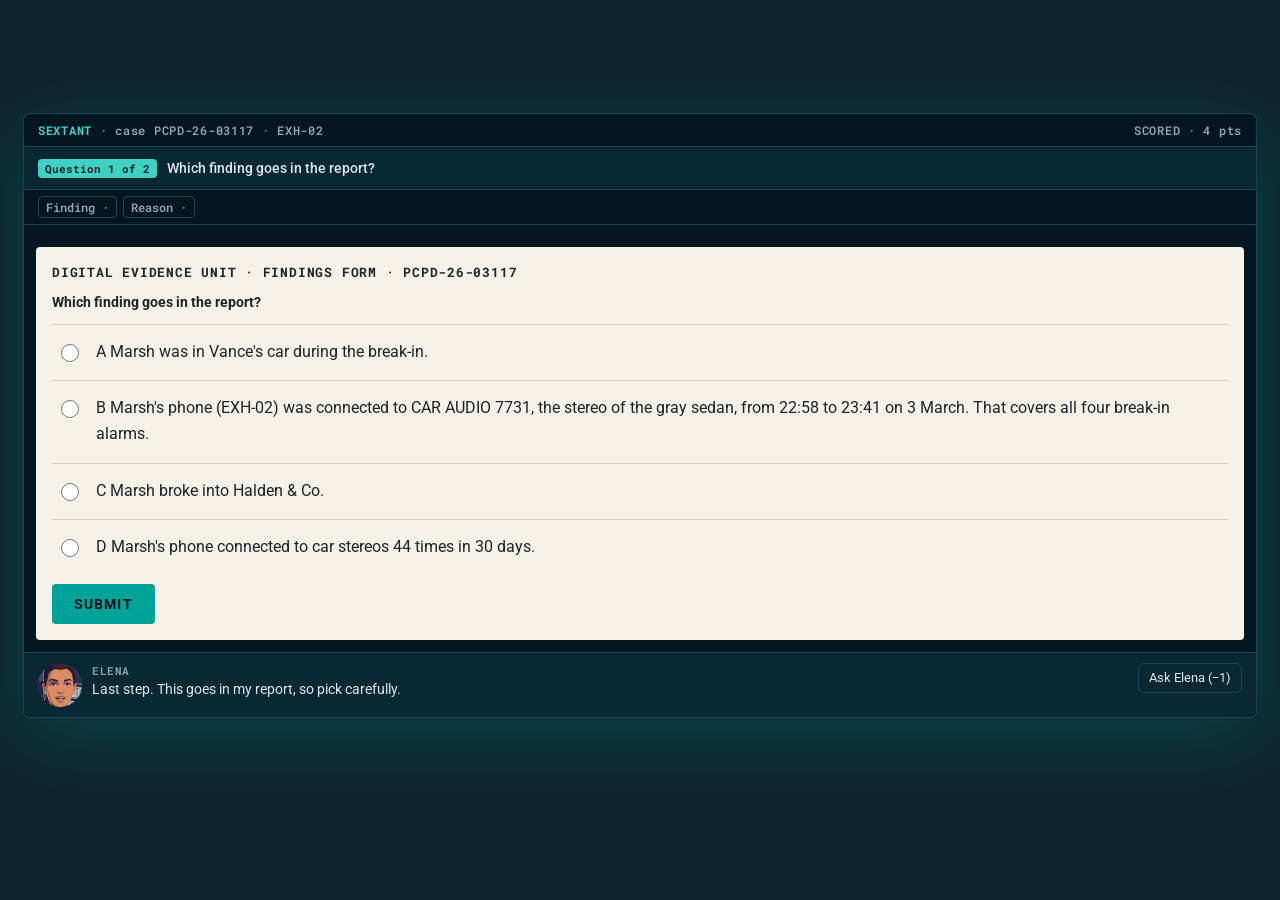
<file: halden/sextant-conclude/index.html>
<!doctype html><meta charset="utf-8"><meta name="viewport" content="width=device-width,initial-scale=1"><meta name="robots" content="noindex">
<style>@font-face{font-family:"Montserrat";src:url(fonts/Montserrat.woff2) format("woff2");font-weight:100 900;font-display:block}@font-face{font-family:"Roboto";src:url(fonts/Roboto.woff2) format("woff2");font-weight:100 900;font-display:block}@font-face{font-family:"Roboto Mono";src:url(fonts/RobotoMono.woff2) format("woff2");font-weight:100 900;font-display:block}
#solo-wrap{padding:24px;background:#0E2530;min-height:100vh;box-sizing:border-box}
html,body{background:#0E2530!important;margin:0!important;overflow-x:hidden}</style><title>Halden &amp; Co. Prototype</title>
<meta name="claude:viewport-fit-sides" content="cover">
<style>
/* Layout: Rise 360 course chrome (sidebar with % complete, sticky lesson bar, "Lesson N of 6" headers, CONTINUE bars) dressed in the video's palette:
   navy night, slate lab with teal screen glow, red only at the trap and hook, one amber spotlight on the finding. Each block paints a gradient that ends in the next block's color. */
:root{
  --navy:#001E30; --slate:#082836; --deep:#0A3A3E; --warm:#0E2530; --redbase:#1E0E19; --red:#EF5A5F; --amber:#FAC000; --teal:#00A398; --teal-hi:#3FD1C4; --light:#F2F2F2;
  --side:#00131F; --side-2:#02202F;
  --ink:#E8EEF2; --muted:#9DB0BC; --faint:#6F8794; --line:rgba(255,255,255,.12); --card:#0C2C3B; --card-2:#0F3546; --ph-ink:#8FA6B2;
  --accent:#00A398; --accent-ink:#00141F; --focus:#3FD1C4;
  --ok:#6FD39C; --ok-t:rgba(111,211,156,.14); --bad:#FF8A8F; --bad-t:rgba(239,90,95,.16);
  --watch:#C9B0FF; --watch-t:rgba(135,86,210,.28); --story:#9CC6F5; --story-t:rgba(58,123,213,.25); --explore:#B7CBD6; --explore-t:rgba(126,153,168,.22);
  --check:#FFD566; --check-t:rgba(250,192,0,.18); --sextant:#5FE3D6; --sextant-t:rgba(0,163,152,.22); --nav:#C3CCD2; --nav-t:rgba(185,193,199,.16);
  --new:#D2B4FF; --new-t:rgba(135,86,210,.32); --chg:#FFC266; --chg-t:rgba(250,160,0,.22);
  --sx-bg:#04161F; --sx-panel:#0A2734; --sx-line:#1C4456; --sx-ink:#DDE8EC; --sx-muted:#8FA7B2; --sx-red:#EF5A5F;
  --k1:#58B4FF; --k2:#F5A524; --k3:#3FD1C4; --k4:#C08BFF; --k5:#FF8A94;
  --f-display:"Montserrat",system-ui,sans-serif; --f-body:"Roboto",system-ui,sans-serif; --f-mono:"Roboto Mono",ui-monospace,Menlo,monospace;
  color-scheme:dark;
}
*{box-sizing:border-box}
[hidden]{display:none!important}
html,body{margin:0}
body{background:var(--navy);color:var(--ink);font:17px/1.6 var(--f-body)}
button{font:inherit;color:inherit}
a{color:var(--teal-hi)}
:focus-visible{outline:2px solid var(--focus);outline-offset:2px}
h1,h2,h3{font-family:var(--f-display);text-wrap:balance;margin:0}
p{margin:0}
.app{display:grid;grid-template-columns:300px minmax(0,1fr);min-height:100vh;transition:grid-template-columns .25s}
body.nav-closed .app{grid-template-columns:0 minmax(0,1fr)}
body.nav-closed .side{visibility:hidden}
/* ----- Rise sidebar ----- */
.side{background:var(--side);position:sticky;top:0;height:100vh;overflow:auto;display:flex;flex-direction:column;border-right:1px solid rgba(255,255,255,.06)}
.side-cover{position:relative;height:150px;display:flex;align-items:flex-end;padding:16px 20px;text-decoration:none;color:#fff;flex:0 0 auto;
  background:radial-gradient(60% 70% at 78% 30%,rgba(250,192,0,.35),transparent 60%),radial-gradient(50% 60% at 15% 80%,rgba(0,163,152,.25),transparent 70%),linear-gradient(160deg,#0B3047,#001827)}
.side-cover::after{content:"";position:absolute;inset:0;background:linear-gradient(to top,rgba(0,19,31,.85),transparent 70%)}
.side-cover b{position:relative;z-index:1;font:800 19px/1.2 var(--f-display)}
.side-prog{padding:14px 20px 16px;display:flex;flex-direction:column;gap:8px;border-bottom:1px solid rgba(255,255,255,.06)}
.side-prog span{font:700 11px/1 var(--f-body);letter-spacing:.14em;color:var(--muted)}
.prog{height:4px;background:rgba(255,255,255,.12);border-radius:2px;overflow:hidden}.prog i{display:block;height:100%;background:var(--teal);width:0;transition:width .4s}
.menu{list-style:none;margin:0;padding:8px 0;display:flex;flex-direction:column}
.menu .sec{font:700 11px/1 var(--f-body);letter-spacing:.14em;color:var(--faint);padding:16px 20px 8px}
.menu a{display:flex;gap:12px;align-items:center;padding:11px 20px;color:var(--ink);text-decoration:none;font-size:14.5px;line-height:1.35;border-left:3px solid transparent}
.menu a:hover{background:rgba(255,255,255,.04)}
.menu li.cur a{background:rgba(0,163,152,.12);border-left-color:var(--teal);font-weight:700}
.menu .ico{flex:0 0 14px;height:10px;border-top:2px solid var(--faint);border-bottom:2px solid var(--faint);position:relative}
.menu .ico::after{content:"";position:absolute;left:0;right:0;top:2px;border-top:2px solid var(--faint)}
.menu .t{flex:1;display:flex;flex-direction:column;min-width:0}
.menu .t small{color:var(--faint);font:500 11.5px var(--f-mono)}
.ring{flex:0 0 18px;height:18px;border-radius:50%;border:2px solid rgba(255,255,255,.25);display:grid;place-items:center;font-size:10px;font-weight:700}
li.cur .ring{border-color:var(--teal);background:conic-gradient(var(--teal) 0 50%,transparent 50%)}
li.done .ring{border-color:var(--teal);background:var(--teal);color:var(--accent-ink)}
.review-tools{margin-top:auto;border-top:1px solid rgba(255,255,255,.08);padding:12px 20px 20px;font-size:13px;display:flex;flex-direction:column;gap:10px;background:var(--side-2)}
.review-tools summary{cursor:pointer;font:700 11px/1.4 var(--f-body);letter-spacing:.12em;color:var(--amber)}
.review-tools[open] summary{margin-bottom:6px}
.rt-body{display:flex;flex-direction:column;gap:10px}
.scorebox{border:1px solid var(--line);border-radius:8px;padding:8px 12px;display:flex;flex-direction:column;gap:2px}
.scorebox b{font:700 20px var(--f-mono);color:var(--amber)}
.switch{display:flex;gap:8px;align-items:center;cursor:pointer}
.switch input{width:16px;height:16px;accent-color:var(--teal)}
.rt-note{color:var(--muted);font-size:12px}
.legend{display:flex;flex-wrap:wrap;gap:4px}
/* ----- top bar ----- */
main{min-width:0;position:relative}
body::before{content:"";position:fixed;inset:0 0 auto;height:env(safe-area-inset-top,0px);z-index:30;background:var(--side)}
.topbar{position:sticky;top:env(safe-area-inset-top,0px);z-index:20;display:flex;align-items:center;gap:14px;height:52px;background:rgba(0,19,31,.92);border-bottom:1px solid rgba(255,255,255,.06);padding-left:max(12px,env(safe-area-inset-left,0px));padding-right:max(16px,env(safe-area-inset-right,0px))}
.hamb{width:36px;height:36px;border:0;background:none;cursor:pointer;display:grid;place-items:center;border-radius:6px}
.hamb:hover{background:rgba(255,255,255,.06)}
.hamb i{display:block;width:18px;height:12px;border-top:2px solid var(--ink);border-bottom:2px solid var(--ink);position:relative}
.hamb i::after{content:"";position:absolute;left:0;right:0;top:3px;border-top:2px solid var(--ink)}
.topbar .tt{font:600 13px/1.2 var(--f-body);color:var(--muted);white-space:nowrap;overflow:hidden;text-overflow:ellipsis}
.topbar .tt b{color:var(--ink)}
.tb-prog{position:absolute;left:0;bottom:-1px;height:3px;background:var(--teal);width:0}
/* ----- lessons ----- */
.lesson{display:none}
.lesson.on{display:block}
.lhead{background:var(--navy);padding-block:64px 36px;padding-left:max(16px,env(safe-area-inset-left,0px));padding-right:max(16px,env(safe-area-inset-right,0px))}
.lhead .in{max-width:760px;margin:0 auto;display:flex;flex-direction:column;gap:10px}
.lhead .k{font:500 15px/1.3 var(--f-body);font-style:italic;color:var(--muted)}
.lhead h1{font-size:clamp(32px,5vw,48px);font-weight:900;line-height:1.08;letter-spacing:-.01em}
.lhead h1::after{content:"";display:block;width:64px;height:4px;background:var(--amber);margin-top:22px;border-radius:2px}
.blk{position:relative;padding-block:48px;padding-left:max(16px,env(safe-area-inset-left,0px));padding-right:max(16px,env(safe-area-inset-right,0px));background:var(--slate)}
.blk::after{content:"";position:absolute;inset:0;pointer-events:none;opacity:0;transition:opacity .8s;background:radial-gradient(55% 55% at 50% 55%,rgba(239,90,95,.32),transparent 70%)}
.blk.flash-red::after,.blk:has(.sx-res.red)::after{opacity:1}
.blk>.in{position:relative;z-index:1;max-width:760px;margin:0 auto;display:flex;flex-direction:column;gap:16px}
.blk.wide>.in{max-width:960px}
.blk.gated{display:none}
body:not(.learner) .blk.is-new{box-shadow:inset 4px 0 0 var(--new)}
body:not(.learner) .blk.is-chg{box-shadow:inset 4px 0 0 var(--chg)}
.bg-light{--ink:#262626;--muted:#5A6470;--faint:#7D868E;--line:#D9DDE2;--card:#FFFFFF;--card-2:#F7F8F9;--ph-ink:#5A6470;color:var(--ink)}
/* ----- review annotations ----- */
.ann{display:flex;flex-wrap:wrap;gap:6px;align-items:center;font:500 12px/1.4 var(--f-body);color:var(--muted)}
.pill{display:inline-flex;align-items:center;gap:5px;border-radius:999px;padding:2px 9px;font:600 11.5px/1.5 var(--f-body);white-space:nowrap}
.c-watch{background:var(--watch-t);color:var(--watch)}.c-story{background:var(--story-t);color:var(--story)}.c-explore{background:var(--explore-t);color:var(--explore)}
.c-check{background:var(--check-t);color:var(--check)}.c-sextant{background:var(--sextant-t);color:var(--sextant)}.c-nav{background:var(--nav-t);color:var(--nav)}
.t-new{background:var(--new-t);color:var(--new)}.t-chg{background:var(--chg-t);color:var(--chg)}
.bg-light .pill{filter:brightness(.55) saturate(1.4)}
.ann .id{font:700 12px var(--f-mono);color:var(--ink)}
.ann .clock{font:500 12px var(--f-mono)}
.ann .nbtn{margin-left:auto;border:1px solid var(--line);background:transparent;border-radius:6px;padding:2px 10px;font-size:12px;cursor:pointer}
.ann .nbtn.has{border-color:var(--amber);color:var(--amber);font-weight:600}
.why{font-size:13.5px;color:var(--muted);font-style:italic;border-left:2px solid var(--amber);padding-left:10px}
.notebox{display:flex;flex-direction:column;gap:4px}
.notebox textarea{width:100%;min-height:60px;border:1px solid var(--line);border-radius:8px;background:rgba(0,0,0,.25);color:var(--ink);font:14px/1.45 var(--f-body);padding:8px 10px;resize:vertical}
.bg-light .notebox textarea{background:#fff}
.notebox small{color:var(--muted);font:500 11.5px var(--f-mono)}
body.learner .ann,body.learner .why,body.learner .notebox{display:none!important}
/* ----- image placeholders, on palette ----- */
.ph{border-radius:6px;display:flex;align-items:flex-end;justify-content:flex-start;text-align:left;padding:12px;font:500 12px/1.4 var(--f-mono);color:var(--ph-ink);position:relative;overflow:hidden;min-height:150px;
  background:radial-gradient(45% 55% at 72% 32%,rgba(250,192,0,.30),transparent 70%),radial-gradient(40% 50% at 20% 75%,rgba(0,163,152,.18),transparent 70%),linear-gradient(170deg,#123B52,#06192A)}
.ph::before{content:"IMAGE";position:absolute;top:10px;left:12px;font:700 10px var(--f-mono);letter-spacing:.14em;color:rgba(255,255,255,.45)}
.ph span{position:relative;background:rgba(0,0,0,.35);padding:3px 7px;border-radius:4px;color:#C9D6DD}
.ph.wide{aspect-ratio:16/9;max-width:100%}
.ph.round{width:96px;height:96px;min-height:0;border-radius:50%;padding:0;flex:0 0 96px;align-items:center;justify-content:center;box-shadow:0 0 0 4px rgba(255,255,255,.08)}
.ph.round::before{display:none}
.ph.round span{background:none;font-size:10px;letter-spacing:.1em}
/* ----- Rise blocks ----- */
.eyebrow{font:700 12px var(--f-body);letter-spacing:.14em;text-transform:uppercase;color:var(--amber)}
.lead{font-size:20px;line-height:1.55}
h2.bh{font-size:28px;font-weight:800;line-height:1.2}
.btn{display:inline-flex;align-items:center;justify-content:center;gap:8px;border:0;border-radius:4px;background:var(--teal);color:var(--accent-ink);padding:12px 22px;font:700 14px var(--f-body);letter-spacing:.08em;text-transform:uppercase;cursor:pointer;text-decoration:none}
.btn[disabled]{opacity:.35;cursor:not-allowed}
.btn.ghost{background:transparent;color:var(--ink);box-shadow:inset 0 0 0 2px var(--line)}
/* quote (Rise Quote A: avatar on top, centered) */
.quote{display:flex;flex-direction:column;align-items:center;text-align:center;gap:18px}
.quote blockquote{margin:0;font:400 23px/1.55 var(--f-body);max-width:640px}
.quote cite{display:block;font:700 13px var(--f-body);letter-spacing:.12em;text-transform:uppercase;color:var(--muted);margin-top:14px}
.quote cite::before{content:"";display:block;width:32px;height:2px;background:var(--amber);margin:0 auto 12px}
/* statement (Rise Statement A: thick rules) */
.statement{font:800 clamp(26px,3.6vw,34px)/1.3 var(--f-display);border-top:6px solid var(--amber);border-bottom:6px solid var(--amber);padding-block:28px;text-align:center}
.imgtext{display:grid;grid-template-columns:minmax(0,1fr) minmax(0,1fr);gap:32px;align-items:center}
@media (max-width:640px){.imgtext{grid-template-columns:1fr}}
/* cover (Rise cover: full-bleed art, pill START COURSE, DETAILS) */
.cover-hero{position:relative;min-height:560px;display:flex;align-items:flex-end;padding-block:56px;padding-left:max(24px,env(safe-area-inset-left,0px));padding-right:max(24px,env(safe-area-inset-right,0px));
  background:linear-gradient(to top,rgba(0,30,48,.97) 8%,rgba(0,30,48,.55) 45%,rgba(0,30,48,.2)),radial-gradient(35% 45% at 70% 30%,rgba(250,192,0,.45),transparent 70%),radial-gradient(40% 50% at 25% 40%,rgba(0,163,152,.22),transparent 70%),linear-gradient(160deg,#16496A,#03121C)}
.cover-hero .tag{position:absolute;top:18px;right:20px;font:500 12px var(--f-mono);color:rgba(255,255,255,.5);background:rgba(0,0,0,.3);padding:3px 8px;border-radius:4px}
.cover-in{max-width:960px;margin:0 auto;width:100%;display:flex;flex-direction:column;gap:16px}
.cover-in h1{font-size:clamp(38px,6.5vw,64px);font-weight:900;line-height:1.02;letter-spacing:-.015em}
.cover-in .lead{max-width:640px;color:#D4DEE4}
.cover-btns{display:flex;gap:18px;align-items:center;margin-top:8px;flex-wrap:wrap}
.pillbtn{background:#fff;color:#001E30;border-radius:999px;padding:13px 28px;font:800 13px var(--f-body);letter-spacing:.12em;text-decoration:none;border:0}
.linkbtn{background:none;border:0;color:#fff;font:700 13px var(--f-body);letter-spacing:.12em;cursor:pointer}
.objs{margin:0;padding-left:20px;display:flex;flex-direction:column;gap:6px}
.toc{list-style:none;margin:0;padding:0;border-top:1px solid var(--line)}
.toc li{border-bottom:1px solid var(--line)}
.toc a{display:flex;gap:14px;align-items:center;padding:14px 4px;color:var(--ink);text-decoration:none}
.toc a:hover{color:var(--teal-hi)}
.toc .n{font:700 12px var(--f-mono);color:var(--amber);flex:0 0 28px}
.toc .ttl{flex:1;font-weight:500}
.toc small{color:var(--faint);font:500 12px var(--f-mono)}
.toc .sec{font:700 11px var(--f-body);letter-spacing:.14em;color:var(--faint);padding:18px 4px 8px;border-bottom:0}
/* CONTINUE (Rise continue divider) */
.cont>.in{align-items:stretch}
.contbtn{width:100%;padding:20px;font:800 15px var(--f-body);letter-spacing:.2em;border-radius:2px}
.cont [data-lock]{text-align:center;color:var(--muted);font-size:13px}
/* lesson footer (Rise next-lesson) */
.lnav{background:var(--navy);padding-block:56px 72px;padding-left:16px;padding-right:16px;display:flex;flex-direction:column;align-items:center;gap:12px;border-top:1px solid rgba(255,255,255,.06)}
.lnav .nl{font:700 11px var(--f-body);letter-spacing:.16em;color:var(--faint)}
.lnav .btn{font-size:15px;padding:16px 32px}
/* process (Rise process: START card, side arrows, step counter) */
.process{position:relative;display:flex;align-items:center;gap:10px}
.process .cardp{flex:1;background:var(--card);border-radius:4px;box-shadow:0 12px 40px rgba(0,0,0,.35);overflow:hidden;min-width:0}
.process .stage{display:grid;grid-template-columns:220px minmax(0,1fr);gap:22px;padding:26px;align-items:center;min-height:220px}
.process .stage.intro{grid-template-columns:1fr;text-align:center;justify-items:center;gap:14px}
@media (max-width:640px){.process .stage{grid-template-columns:1fr}}
.process h3{font-size:20px;font-weight:800;margin-bottom:8px}
.process .arrow{flex:0 0 44px;height:44px;border-radius:50%;border:0;background:var(--teal);color:var(--accent-ink);font:800 18px var(--f-body);cursor:pointer}
.process .arrow[disabled]{opacity:.25}
.process .dots{display:flex;gap:6px;justify-content:center;padding:0 0 18px}
.process .dots i{width:28px;height:4px;border-radius:2px;background:var(--line)}
.process .dots i.on{background:var(--amber)}
/* labeled graphic (Rise markers) */
.lg{position:relative;border-radius:4px;overflow:hidden;background:var(--sx-bg);aspect-ratio:16/9;max-width:100%;box-shadow:0 0 0 1px var(--sx-line),0 18px 60px rgba(0,163,152,.18)}
.lg .wf{position:absolute;inset:0;display:grid;grid-template-columns:22% 1fr;grid-template-rows:18% 1fr 22%;gap:6px;padding:10px}
.lg .wf div{border:1px solid var(--sx-line);background:rgba(10,39,52,.6);border-radius:4px;color:var(--sx-muted);font:500 11px var(--f-mono);padding:6px}
.lg .wf .ev{grid-row:1/4}
.marker{position:absolute;width:38px;height:38px;border-radius:50%;background:var(--teal);color:var(--accent-ink);border:0;font:800 15px var(--f-display);cursor:pointer;display:grid;place-items:center;transform:translate(-50%,-50%);box-shadow:0 0 0 6px rgba(0,163,152,.3)}
@media (prefers-reduced-motion:no-preference){.marker:not(.seen){animation:pulse 1.8s infinite}}
@keyframes pulse{0%{box-shadow:0 0 0 0 rgba(0,163,152,.55)}100%{box-shadow:0 0 0 16px rgba(0,163,152,0)}}
.marker.seen{background:#fff;color:#001E30;box-shadow:none}
.pop{background:#fff;color:#1E2328;border-radius:4px;padding:16px 18px;font-size:15.5px;box-shadow:0 12px 40px rgba(0,0,0,.4)}
.pop b{font:800 16px var(--f-display);display:block;margin-bottom:4px}
/* flashcard (Rise flashcard) */
.flip{perspective:900px;cursor:pointer;max-width:380px;width:100%;margin:0 auto;border:0;background:none;padding:0}
.flip .card{position:relative;height:260px;transition:transform .55s;transform-style:preserve-3d}
.flip.on .card{transform:rotateY(180deg)}
.flip .face{position:absolute;inset:0;backface-visibility:hidden;border-radius:4px;background:var(--card);box-shadow:0 12px 40px rgba(0,0,0,.35);display:flex;flex-direction:column;justify-content:center;align-items:center;gap:10px;padding:24px;text-align:center}
.flip .face::after{content:"↻";position:absolute;right:14px;bottom:10px;font-size:18px;color:var(--faint)}
.flip .back{transform:rotateY(180deg);background:var(--card-2)}
.flip .big{font:700 34px var(--f-mono);color:var(--amber)}
@media (prefers-reduced-motion:reduce){.flip .card{transition:none}}
/* knowledge check (Rise quiz card) */
.kc{background:var(--card);border-radius:4px;padding:28px;box-shadow:0 12px 40px rgba(0,0,0,.35);display:flex;flex-direction:column;gap:16px}
.kc .qn{font:700 12px var(--f-body);letter-spacing:.14em;color:var(--muted)}
.kc .qt{font:600 20px/1.4 var(--f-body)}
.opts{display:flex;flex-direction:column;gap:2px}
.opt{display:flex;gap:14px;align-items:flex-start;border:0;border-top:1px solid var(--line);padding:14px 4px;cursor:pointer;background:none;text-align:left;width:100%;font-size:16px}
.opt input{margin-top:5px;accent-color:var(--teal);width:18px;height:18px}
.submit{align-self:center;background:none;border:0;border-bottom:2px solid var(--teal);color:var(--ink);font:800 13px var(--f-body);letter-spacing:.16em;padding:6px 2px;cursor:pointer}
.fb{border-radius:4px;padding:14px 16px;font-size:15.5px;display:flex;gap:12px;align-items:flex-start}
.fb::before{flex:0 0 26px;height:26px;border-radius:50%;display:grid;place-items:center;font-weight:800;font-size:14px}
.fb.ok{background:var(--ok-t);color:var(--ink)}.fb.ok::before{content:"✓";background:var(--ok);color:#00141F}
.fb.bad{background:var(--bad-t);color:var(--ink)}.fb.bad::before{content:"✕";background:var(--bad);color:#00141F}
/* scenario (Rise scenario: scene, character, speech bubble, responses) */
.scene{position:relative;border-radius:4px;overflow:hidden;min-height:340px;display:flex;align-items:flex-end;justify-content:center;padding:24px;
  background:radial-gradient(30% 40% at 18% 35%,rgba(250,192,0,.28),transparent 70%),linear-gradient(175deg,#1A4560,#06192A)}
.scene .who-img{position:absolute;right:6%;bottom:0;width:200px;height:290px;border-radius:100px 100px 0 0;background:linear-gradient(#2C5269,#13324A);display:grid;place-items:center;font:600 11px var(--f-mono);color:#B8C8D2}
.scene .bubble{position:relative;z-index:1;background:#fff;color:#1E2328;border-radius:6px;padding:18px 20px;max-width:520px;width:100%;margin-right:auto;display:flex;flex-direction:column;gap:12px}
.scene .bubble .nm{font:800 12px var(--f-body);letter-spacing:.12em;color:#5A6470}
.scene .bubble .say{font-size:18px}
.scene .resp{display:flex;flex-direction:column;gap:8px}
.scene .resp button{text-align:left;border:2px solid #D9DDE2;background:#fff;color:#1E2328;border-radius:4px;padding:10px 12px;cursor:pointer;font-size:15px}
.scene .resp button:hover{border-color:var(--teal)}
.scene .fb{color:#1E2328}
/* sorting (Rise sorting activity) */
.piles{display:grid;grid-template-columns:1fr 1fr;gap:14px}
@media (max-width:560px){.piles{grid-template-columns:1fr}}
.pile{border:2px dashed rgba(255,255,255,.25);border-radius:4px;padding:14px;min-height:150px;display:flex;flex-direction:column;gap:8px;cursor:pointer;background:rgba(0,0,0,.15)}
.pile h3{font:800 13px var(--f-body);letter-spacing:.12em;text-transform:uppercase;color:var(--muted);text-align:center}
.cards{display:flex;flex-wrap:wrap;gap:10px;justify-content:center}
.scard{border:0;background:var(--card);border-radius:4px;padding:12px 14px;font-size:15px;cursor:pointer;text-align:left;box-shadow:0 6px 20px rgba(0,0,0,.3);max-width:340px}
.scard[aria-pressed="true"]{box-shadow:0 0 0 3px var(--teal),0 6px 20px rgba(0,0,0,.3)}
.scard.ok{box-shadow:inset 4px 0 0 var(--ok)}.scard.bad{box-shadow:inset 4px 0 0 var(--bad)}
/* tables, timeline, chart */
.tbl{overflow-x:auto;background:var(--card);border-radius:4px}
table{border-collapse:collapse;width:100%;font-size:15px}
th,td{text-align:left;padding:12px 16px;border-bottom:1px solid var(--line)}
th{font:700 12px var(--f-body);text-transform:uppercase;letter-spacing:.1em;color:var(--muted);background:rgba(255,255,255,.03)}
td.m{font-family:var(--f-mono);font-variant-numeric:tabular-nums;white-space:nowrap;color:var(--amber)}
.tl{list-style:none;margin:0;padding:0 0 0 8px;border-left:2px solid var(--line);display:flex;flex-direction:column;gap:18px}
.tl li{padding-left:22px;position:relative;display:flex;flex-direction:column}
.tl li::before{content:"";position:absolute;left:-17px;top:5px;width:14px;height:14px;border-radius:50%;background:var(--navy);border:2px solid var(--muted)}
.tl li.car::before{background:var(--teal);border-color:var(--teal)}
.tl li.al::before{background:var(--red);border-color:var(--red)}
.tl b{font:700 15px var(--f-mono);color:var(--amber)}
.bars{display:flex;flex-direction:column;gap:12px}
.bar{display:grid;grid-template-columns:130px minmax(0,1fr) 36px;gap:12px;align-items:center;font-size:14px}
.bar i{display:block;height:26px;background:linear-gradient(90deg,var(--teal),var(--teal-hi));border-radius:2px}
.bar b{font-family:var(--f-mono);text-align:right}
/* tabs, accordion */
.tabs{display:flex;gap:4px;border-bottom:1px solid var(--line);flex-wrap:wrap}
.tabs button{border:0;background:none;padding:12px 16px;border-bottom:3px solid transparent;cursor:pointer;font:700 13px var(--f-body);letter-spacing:.08em;text-transform:uppercase;color:var(--muted)}
.tabs button[aria-selected="true"]{border-color:var(--amber);color:var(--ink)}
details.acc{background:var(--card);border-radius:2px;box-shadow:inset 4px 0 0 var(--teal);margin-bottom:2px}
details.acc summary{list-style:none;cursor:pointer;padding:16px 20px;font-weight:700;display:flex;justify-content:space-between;gap:10px}
details.acc summary::-webkit-details-marker{display:none}
details.acc summary::after{content:"+";font-size:22px;line-height:1;color:var(--teal-hi)}
details.acc[open] summary::after{content:"–"}
details.acc>p{padding:0 20px 18px}
/* diagrams */
.diag{background:var(--card);border-radius:4px;padding:20px;display:flex;flex-direction:column;gap:14px;box-shadow:0 12px 40px rgba(0,0,0,.3)}
.flow{display:flex;align-items:stretch;gap:8px;flex-wrap:wrap}
.flow .node{flex:1 1 150px;border:1px solid var(--line);border-radius:4px;padding:12px;display:flex;flex-direction:column;gap:4px;min-width:0;background:rgba(0,0,0,.15)}
.flow .arrow{align-self:center;font:700 22px var(--f-mono);color:var(--amber)}
.flow .node b{font-family:var(--f-display);font-size:14px}
.flow .node small{color:var(--muted);font-size:12.5px}
.flow .ph{min-height:80px}
.mini td,.mini th{padding:5px 8px;font-size:12px}
.mini td{font-family:var(--f-mono)}
.mini tr.hl td{background:rgba(0,163,152,.2);color:var(--teal-hi);font-weight:700}
.clocks{display:grid;grid-template-columns:1fr auto 1fr;gap:12px;align-items:center}
.clk{border:2px solid var(--line);border-radius:6px;padding:16px;text-align:center;display:flex;flex-direction:column;gap:2px;background:rgba(0,0,0,.2)}
.clk .tm{font:700 40px var(--f-mono)}
.clk.here{border-color:var(--amber);box-shadow:0 0 30px rgba(250,192,0,.18)}
.clk.here .tm{color:var(--amber)}
.clk small{color:var(--muted)}
.ruler{display:grid;grid-template-columns:auto 1fr auto;gap:10px;align-items:center;font:500 12.5px var(--f-mono);color:var(--muted)}
.ruler i{height:2px;background:var(--muted);position:relative}
.ruler i::after{content:"";position:absolute;right:-1px;top:-5px;border-left:8px solid var(--muted);border-top:6px solid transparent;border-bottom:6px solid transparent}
svg text{fill:var(--muted);font:500 11px var(--f-mono)}
svg .axis{stroke:rgba(255,255,255,.25)}
svg .carbar{fill:var(--teal)}
svg .alarm{stroke:var(--red);stroke-width:3}
svg .lbl{fill:var(--ink);font:600 12px var(--f-body)}
/* case board (pinned cards under a lamp) */
.board{border-radius:4px;padding:22px;display:flex;flex-direction:column;gap:16px;background:radial-gradient(60% 80% at 80% 0%,rgba(250,192,0,.14),transparent 70%),#0A2433;box-shadow:inset 0 0 0 1px rgba(255,255,255,.06)}
.pins{display:grid;grid-template-columns:repeat(auto-fit,minmax(190px,1fr));gap:14px}
.pin{background:#E9E4D6;color:#1E2328;border-radius:2px;padding:14px 14px 12px;font-size:15px;display:flex;flex-direction:column;gap:4px;position:relative;box-shadow:0 8px 20px rgba(0,0,0,.4)}
.pin::before{content:"";position:absolute;top:-6px;left:50%;width:12px;height:12px;border-radius:50%;background:#6C7A84;transform:translateX(-50%);box-shadow:0 2px 3px rgba(0,0,0,.4)}
.pin small{font:700 10.5px var(--f-body);color:#5A6470;text-transform:uppercase;letter-spacing:.12em}
.pin.newpin::before{background:var(--amber)}
.pin.newpin{box-shadow:0 0 0 2px var(--amber),0 8px 20px rgba(0,0,0,.4)}
.skills{display:flex;gap:8px;flex-wrap:wrap;font:700 12px var(--f-body);letter-spacing:.06em}
.skills span{border:1px solid var(--line);border-radius:999px;padding:5px 12px;color:var(--muted)}
.skills span.now{background:var(--amber);color:#1E2328;border-color:var(--amber)}
.skills span.did{color:var(--teal-hi);border-color:var(--teal)}
/* video (Rise player) */
.video{aspect-ratio:16/9;border-radius:4px;display:grid;place-items:center;color:#E8EEF2;position:relative;cursor:pointer;border:0;width:100%;font:500 14px var(--f-mono);overflow:hidden;
  background:radial-gradient(35% 45% at 70% 35%,rgba(250,192,0,.35),transparent 70%),linear-gradient(165deg,#163F5A,#030E16)}
.video .play{width:76px;height:76px;border-radius:50%;background:rgba(255,255,255,.92);color:#001E30;display:grid;place-items:center;font-size:26px;padding-left:5px}
.video .bar2{position:absolute;left:0;right:0;bottom:0;height:42px;background:linear-gradient(transparent,rgba(0,0,0,.7));display:flex;align-items:center;gap:12px;padding:0 14px;font-size:12px}
.video .bar2 i{flex:1;height:3px;background:rgba(255,255,255,.3);border-radius:2px}
.video .cap{position:absolute;left:14px;top:12px;font-size:12px;opacity:.75}
/* ---------- Sextant ---------- */
.sx{background:var(--sx-bg);color:var(--sx-ink);border-radius:6px;overflow:hidden;font-size:14px;box-shadow:0 0 0 1px var(--sx-line),0 20px 70px rgba(0,163,152,.22)}
.sx-top{display:flex;justify-content:space-between;gap:10px;padding:8px 14px;border-bottom:1px solid var(--sx-line);font:600 12px var(--f-mono);letter-spacing:.06em;color:var(--sx-muted);flex-wrap:wrap}
.sx-top b{color:var(--k3)}
.sx-task{padding:10px 14px;background:var(--sx-panel);border-bottom:1px solid var(--sx-line);font-weight:500;display:flex;gap:10px;align-items:center;flex-wrap:wrap}
.sx-task .stp{font:700 11px var(--f-mono);background:var(--k3);color:#06211F;border-radius:4px;padding:2px 7px}
.sx-body{display:grid;grid-template-columns:150px minmax(0,1fr)}
@media (max-width:620px){.sx-body{grid-template-columns:1fr}.sx-ev{border-right:0!important;border-bottom:1px solid var(--sx-line)}}
.sx-ev{border-right:1px solid var(--sx-line);padding:10px;display:flex;flex-direction:column;gap:4px}
.sx-ev h4{margin:0 0 4px;font:600 11px var(--f-mono);color:var(--sx-muted);letter-spacing:.06em}
.sx-ev button{background:none;border:1px solid transparent;color:var(--sx-ink);text-align:left;padding:6px 8px;border-radius:6px;cursor:pointer;font:500 13px var(--f-mono);display:flex;justify-content:space-between;gap:6px}
.sx-ev button:hover{border-color:var(--sx-line)}
.sx-ev button.act{background:var(--sx-panel);border-color:var(--k3)}
.sx-ev button small{color:var(--sx-muted)}
.sx-main{padding:12px;display:flex;flex-direction:column;gap:10px;min-width:0}
.sx-builder{display:flex;flex-wrap:wrap;gap:6px;align-items:center;min-height:30px}
.sx-builder .empty{color:var(--sx-muted);font-size:13px}
.chipk{display:inline-flex;align-items:center;gap:6px;border-radius:6px;padding:4px 8px;font:500 13px var(--f-body);border:1px solid;background:rgba(255,255,255,.03)}
.chipk .n{font:700 11px var(--f-mono);border-radius:50%;width:18px;height:18px;display:grid;place-items:center;color:#0B1E28}
.chipk input,.chipk select{background:#06151C;border:1px solid var(--sx-line);color:var(--sx-ink);border-radius:4px;padding:3px 6px;font:500 13px var(--f-mono);min-width:0;width:170px;max-width:100%}
.chipk select{width:auto}
.k1{border-color:var(--k1)}.k1 .n{background:var(--k1)}.k2{border-color:var(--k2)}.k2 .n{background:var(--k2)}.k3{border-color:var(--k3)}.k3 .n{background:var(--k3)}
.k4{border-color:var(--k4)}.k4 .n{background:var(--k4)}.k5{border-color:var(--k5)}.k5 .n{background:var(--k5)}
.addchip{background:none;border:1px dashed var(--sx-muted);color:var(--sx-ink);border-radius:6px;padding:4px 10px;cursor:pointer;font:500 13px var(--f-body)}
.sx-sql{background:#06151C;border:1px solid var(--sx-line);border-radius:8px;padding:8px 10px;font:500 12.5px/1.7 var(--f-mono);overflow-x:auto;margin:0;white-space:pre}
.sx-sql .ln{display:block;padding-left:8px;border-left:3px solid transparent}
.sx-sql .ln[data-k="1"]{border-color:var(--k1)}.sx-sql .ln[data-k="2"]{border-color:var(--k2)}.sx-sql .ln[data-k="3"]{border-color:var(--k3)}.sx-sql .ln[data-k="4"]{border-color:var(--k4)}.sx-sql .ln[data-k="5"]{border-color:var(--k5)}
.sx-sql input{background:#0B2230;border:1px dashed var(--k2);color:var(--sx-ink);font:inherit;padding:1px 4px;border-radius:3px;width:100%;max-width:640px}
.sx-ctrl{display:flex;flex-wrap:wrap;gap:8px;align-items:center}
.sxbtn{background:var(--k3);color:#06211F;border:0;border-radius:6px;padding:7px 14px;font:700 13px var(--f-body);cursor:pointer}
.sxbtn.ghost{background:none;color:var(--sx-ink);border:1px solid var(--sx-line)}
.sxbtn[disabled]{opacity:.4;cursor:not-allowed}
.sx-ctrl label{font-size:13px;color:var(--sx-muted);display:flex;gap:6px;align-items:center;flex-wrap:wrap}
.sx-ctrl input[type=text]{background:#06151C;border:1px solid var(--sx-line);color:var(--sx-ink);border-radius:4px;padding:5px 8px;font:500 13px var(--f-mono);width:110px}
.sx-res{border:1px solid var(--sx-line);border-radius:8px;min-height:60px;overflow-x:auto;transition:box-shadow .3s,border-color .3s}
.sx-res.red{border-color:var(--sx-red);box-shadow:0 0 0 2px var(--sx-red),0 0 30px rgba(239,90,95,.35)}
.sx-res .rhead{display:flex;justify-content:space-between;padding:6px 10px;font:600 11.5px var(--f-mono);color:var(--sx-muted);border-bottom:1px solid var(--sx-line);gap:8px;flex-wrap:wrap}
.sx-res .zero{padding:18px 10px;text-align:center;font:700 22px var(--f-mono);color:var(--sx-red)}
.sx-res .hint0{padding:16px 10px;color:var(--sx-muted);font-size:13px}
.sx-res table{font-size:12.5px}
.sx-res th{color:var(--sx-muted);border-color:var(--sx-line);background:none;padding:7px 10px;font:600 11px var(--f-mono)}
.sx-res td{border-color:var(--sx-line);color:var(--sx-ink);font-family:var(--f-mono);white-space:nowrap;padding:7px 10px}
.sx-res tr.hl td{background:rgba(63,209,196,.12);color:var(--k3)}
.sx-el{display:flex;gap:10px;padding:10px 14px;border-top:1px solid var(--sx-line);background:var(--sx-panel);align-items:flex-start}
.sx-el .av{flex:0 0 36px;height:36px;border-radius:50%;background:radial-gradient(60% 60% at 60% 35%,rgba(250,192,0,.45),transparent 70%),#2B4756;display:grid;place-items:center;font:700 12px var(--f-mono);color:var(--sx-ink)}
.sx-el .txt{flex:1;min-width:0}
.sx-el .txt small{display:block;font:600 11px var(--f-mono);color:var(--sx-muted);letter-spacing:.05em}
.sx-el .help{background:none;border:1px solid var(--sx-line);color:var(--sx-ink);border-radius:6px;padding:4px 10px;cursor:pointer;font-size:12.5px;white-space:nowrap}
.glow{box-shadow:0 0 0 2px var(--k2),0 0 18px rgba(245,165,36,.6)!important;border-radius:6px}
.sx-score{display:flex;gap:6px;flex-wrap:wrap;font:600 12px var(--f-mono)}
.sx-score span{border:1px solid var(--sx-line);border-radius:4px;padding:2px 7px;color:var(--sx-muted)}
.sx-score span.got{border-color:var(--k3);color:var(--k3)}
.sx-score span.lost{border-color:var(--sx-red);color:var(--sx-red);text-decoration:line-through}
.report{color-scheme:light;background:#F4F1E8;color:#1E2328;border-radius:4px;padding:16px;display:flex;flex-direction:column;gap:10px;font-size:14px;--line:#D8D2C2;--ink:#1E2328}
.report h4{margin:0;font:700 13px var(--f-mono);letter-spacing:.06em}
.final{border-radius:6px;padding:14px;text-align:center;font-size:15px;flex-direction:column;align-items:center}
.final::before{display:none}
.final b{display:block;font:800 30px var(--f-mono)}
@media (max-width:900px){
  .app,body.nav-closed .app{grid-template-columns:1fr}
  .side{position:fixed;inset:0 auto 0 0;width:min(320px,86vw);z-index:40;transform:translateX(-100%);transition:transform .25s;height:100%;visibility:visible!important}
  body.nav-open .side{transform:none;box-shadow:0 0 0 100vmax rgba(0,0,0,.55)}
}
</style>

<div class="app">
<nav class="side" id="side" aria-label="Course menu">
  <a class="side-cover" href="#cover"><b>The Halden &amp; Co. Break-in</b></a>
  <div class="side-prog"><span id="pct">0% COMPLETE</span><div class="prog" aria-hidden="true"><i id="progbar"></i></div></div>
  <ol class="menu" id="menu"></ol>
  <details class="review-tools" open><summary>PROTOTYPE REVIEW PANEL</summary><div class="rt-body">
    <div class="scorebox" aria-live="polite"><span class="rt-note">Case score (shown at the end in the real course)</span><b id="score">0 / 10</b><span class="rt-note" id="scoreparts">Your turn – · Count – · Conclude –</span></div>
    <label class="switch"><input type="checkbox" id="sw-learner"> Learner view (hide review notes)</label>
    <label class="switch"><input type="checkbox" id="sw-unlock"> Unlock all blocks</label>
    <div class="legend" aria-label="Legend">
      <span class="pill t-new">NEW</span><span class="pill t-chg">CHANGED</span>
      <span class="pill c-watch">Watch</span><span class="pill c-story">Story</span><span class="pill c-explore">Read &amp; explore</span>
      <span class="pill c-check">Practice</span><span class="pill c-sextant">Sextant</span><span class="pill c-nav">Navigation</span>
    </div>
    <div class="rt-note" id="runtime"></div>
    <div class="rt-note" id="savemode">Notes: connecting…</div>
  </div></details>
</nav>

<main id="main">
<div class="topbar"><button class="hamb" id="hamb" type="button" aria-label="Show or hide the lesson menu" aria-controls="side"><i></i></button><span class="tt" id="tbtitle"></span><i class="tb-prog" id="tbprog"></i></div>

<!-- ================= COVER ================= -->
<section class="lesson" id="cover" data-title="Start" data-short="Cover">
  <div class="cover-hero"><span class="tag">COVER ART · store window in the rain (video's first shot)</span>
    <div class="cover-in">
      <div class="eyebrow">Yuto Original · Case PCPD-26-03117</div>
      <h1>The Halden &amp; Co. Break-in</h1>
      <p class="lead">A jewelry store is robbed. One suspect wipes his phone. The other can't. Use Sextant to read that phone's records and show where it's been.</p>
      <div class="cover-btns"><a class="pillbtn" href="#l1">START COURSE</a><button class="linkbtn" type="button" id="detbtn" aria-expanded="false">DETAILS ⌄</button></div>
    </div>
  </div>
  <div class="blk" data-id="0" data-type="Cover page" data-cat="nav" data-tag="chg" data-dur="0"
    data-why="Your note: 'Fictional' removed, and the description now says what they'll learn to do in Sextant, short and plain. Title options to choose from: 'The Halden &amp; Co. Break-in' · 'Where Has This Phone Been?' · 'Five Hours Off'. The fictional disclaimer moves to the course footer.">
    <div class="in">
      <div id="details" hidden><p style="margin-bottom:10px"><b>You'll learn to:</b></p>
      <ul class="objs"><li>Read a phone's records as a table</li><li>Turn phone time into local time</li><li>Line up two records on one clock</li><li>Count a pattern and word a finding a court accepts</li></ul>
      <p style="color:var(--muted);font-size:15px;margin-top:10px">About 17 minutes · 3 hands-on moments in Sextant · scored out of 10</p></div>
      <ol class="toc" id="toc"></ol>
    </div>
  </div>
</section>

<!-- ================= LESSON 1 ================= -->
<section class="lesson" id="l1" data-title="The case" data-short="1">
  <header class="lhead"><div class="in"><div class="k">Lesson 1 of 6</div><h1>The case</h1></div></header>

  <div class="blk" data-id="1.1" data-type="Video" data-cat="watch" data-dur="115" data-done-on="video">
    <div class="in"><button class="video" type="button" data-video="1.1" aria-label="Play the intro video"><span class="play">▶</span><span class="cap">Intro video · captions EN / ES</span><span class="bar2">▶ <i></i> 0:00 / 1:55 · CC</span></button></div>
  </div>

  <div class="blk alt" data-id="1.2" data-type="Accordion" data-cat="explore" data-dur="0">
    <div class="in"><details class="acc"><summary>Read the video transcript</summary>
      <p style="font-size:15px;color:var(--muted)">Halden and Company, forty-seven years on Mercer Street, never once robbed. Until Tuesday night, when someone took fourteen watches in seven minutes. … I know someone who can help with this, and that's you. Ready to take a look?<br><i>(Full transcript with speaker names in the build.)</i></p></details></div>
  </div>

  <div class="blk is-chg" data-id="1.3" data-type="Quote" data-cat="story" data-tag="chg" data-dur="15"
    data-why="Your note: she picks up her last line from the video ('Ready to take a look?'), then says who she is and what we're doing. Hale isn't introduced here; he's introduced in lesson 3, when he walks in with the alarm log.">
    <div class="in"><div class="quote"><div class="ph round"><span>ELENA</span></div>
      <div><blockquote>"Ready? Good. I'm Elena, from the Digital Evidence Unit. Here's where we are: two men, one gray car, and one phone that wasn't wiped. Marsh says he's never been in that car. Let's see what his phone says."</blockquote><cite>Elena Rios · Digital Evidence Unit</cite></div></div></div>
  </div>

  <div class="blk alt" data-id="1.4" data-type="Statement" data-cat="story" data-dur="5">
    <div class="in"><p class="statement">Your question: has Marsh's phone been in Vance's car?</p></div>
  </div>

  <div class="blk is-chg" data-id="1.5" data-type="Process" data-cat="explore" data-tag="chg" data-dur="25"
    data-why="Your note: the checklist was dry. Now it's Rise's Process block: four steps, each with a small picture, read one at a time. Same facts.">
    <div class="in">
      <div class="process" data-process>
        <button class="arrow" type="button" data-prev aria-label="Previous step">‹</button>
        <div class="cardp">
          <div class="stage intro" data-step><div class="eyebrow">The case file</div><h3>Before you start</h3><p>Four things happened before this phone reached you.</p><button class="btn" type="button" data-start>Start</button></div>
          <div class="stage" data-step hidden><div class="ph"><span>IMG · signed warrant, court stamp</span></div><div><h3>1 · The warrant</h3><p>PCPD-SW-26-0412, signed Wednesday 4 March at 16:30. We're allowed to search the phone.</p></div></div>
          <div class="stage" data-step hidden><div class="ph"><span>IMG · phone on a lab dock, cable in</span></div><div><h3>2 · The copy</h3><p>The lab copied the phone on Thursday 5 March at 09:30. A digital fingerprint (hash) proves the copy matches the phone exactly.</p></div></div>
          <div class="stage" data-step hidden><div class="ph"><span>IMG · phone with four ticks: name, SIM, account, Bluetooth</span></div><div><h3>3 · The match</h3><p>Device name, SIM, Apple Account and Bluetooth address all match. This is Marsh's phone.</p></div></div>
          <div class="stage" data-step hidden><div class="ph"><span>IMG · gloved hand holding a phone, face out of frame</span></div><div><h3>4 · The limit</h3><p>The phone can't tell us who was holding it. That's a separate question. Your job is what the phone did.</p></div></div>
          <div class="dots" data-dots></div>
        </div>
        <button class="arrow" type="button" data-next aria-label="Next step">›</button>
      </div>
    </div>
  </div>

  <div class="blk alt" data-id="1.6" data-type="Image & text" data-cat="explore" data-dur="10">
    <div class="in"><div class="imgtext"><div class="ph"><span>EXH-03 · car stereo screen: "CAR AUDIO 7731", paired list shows "Leon's iPhone"</span></div>
      <div><div class="eyebrow">EXH-03 · Car search, 4 Mar</div><p>The gray sedan's stereo is named <b>CAR AUDIO 7731</b>. Its paired list shows "Leon's iPhone".</p><p style="margin-top:10px"><i>Elena: "Remember that stereo name. You'll need it."</i></p></div></div></div>
  </div>

  <div class="blk is-new" data-id="1.7a" data-type="Image & text (diagram)" data-cat="explore" data-tag="new" data-dur="20"
    data-why="Your question on 1.7: yes, this is the learner's first time with Sextant. This new block explains the idea in plain words, with a picture, before they see the tool's screen.">
    <div class="in">
      <div class="eyebrow">Meet Sextant</div>
      <h2 class="bh">A phone keeps a diary. Sextant reads it.</h2>
      <p>Every time a phone connects to something (earbuds, a car, a Wi-Fi network) it writes a line in its records. The lab copies those records out, and Sextant, our analysis tool, sorts them into tables, like a spreadsheet.</p>
      <div class="diag">
        <div class="flow">
          <div class="node"><b>1 · The phone</b><small>Keeps a record of each connection</small><div class="ph" style="min-height:70px"><span>phone icon</span></div></div>
          <div class="arrow">→</div>
          <div class="node"><b>2 · The lab copy</b><small>Copied and fingerprinted (hash)</small><div class="ph" style="min-height:70px"><span>lab dock icon</span></div></div>
          <div class="arrow">→</div>
          <div class="node" style="flex-basis:260px"><b>3 · Sextant's table</b><small>One row = one event · one column = one fact</small>
            <div class="tbl"><table class="mini"><thead><tr><th>device</th><th>connected</th></tr></thead><tbody>
              <tr><td>Leon's AirPods</td><td class="m">791723056</td></tr><tr><td>LIVING ROOM SPEAKER</td><td class="m">791776306</td></tr><tr class="hl"><td>CAR AUDIO 7731</td><td class="m">794289494</td></tr></tbody></table></div></div>
        </div>
      </div>
    </div>
  </div>

  <div class="blk alt is-chg" data-id="1.7" data-type="Labeled graphic" data-cat="explore" data-tag="chg" data-dur="20" data-done-on="markers"
    data-why="Your note: added a one-line intro so the learner knows what they're looking at and what to do.">
    <div class="in">
      <p><b>This is Sextant.</b> Tap the three markers to see how it works.</p>
      <div class="lg" data-lg>
        <div class="wf"><div class="ev">evidence list</div><div>sentence builder</div><div>data table</div><div>SQL panel</div></div>
        <button class="marker" type="button" style="left:12%;top:40%" data-m="0">1</button>
        <button class="marker" type="button" style="left:60%;top:56%" data-m="1">2</button>
        <button class="marker" type="button" style="left:55%;top:10%" data-m="2">3</button>
      </div>
      <div class="pop" data-pop hidden></div>
    </div>
  </div>

  <div class="blk is-chg" data-id="1.8" data-type="Image + lesson button" data-cat="nav" data-tag="chg" data-dur="5"
    data-why="Your note: 'no image or interaction?' Rise's Continue divider is only a button, so it's gone. The lesson ends on the phone itself, bagged as evidence, with Elena's line, and the next-lesson button below does the job. It unlocks once all three markers are open.">
    <div class="in"><div class="imgtext"><div class="ph"><span>IMG · EXH-02, Leon's blue iPhone in an evidence bag, powered, on the lab bench</span></div>
      <div><div class="eyebrow">EXH-02 · Leon's iPhone</div><p class="lead"><i>"Everything's ready. Let's open his phone."</i></p></div></div></div>
  </div>
  <div class="lnav"><a class="btn" href="#l2" data-needs="1.7">Open Marsh's phone →</a></div>
</section>

<!-- ================= LESSON 2 ================= -->
<section class="lesson" id="l2" data-title="Read the table" data-short="2">
  <header class="lhead"><div class="in"><div class="k">Lesson 2 of 6 · Skill 1 of 3</div><h1>Read the table</h1></div></header>

  <div class="blk is-new" data-id="2.0" data-type="Image (case board)" data-cat="story" data-tag="new" data-dur="10"
    data-why="NEW bridge: the case board opens every lesson. It shows what we know so far (new pins highlighted) and which skill comes next, so each lesson picks up where the last one ended. In Rise it's one image, updated per lesson.">
    <div class="in"><div class="board"><div class="eyebrow">Case board · what we know</div>
      <div class="pins"><div class="pin"><small>The claim</small>"I've never been in his car." Leon Marsh</div><div class="pin"><small>The car</small>Gray sedan, stereo CAR AUDIO 7731</div><div class="pin"><small>The phone</small>Marsh's iPhone, copy verified</div></div>
      <div class="skills"><span class="now">1 · Read the table</span><span>2 · Merge</span><span>3 · Count</span></div></div></div>
  </div>

  <div class="blk alt" data-id="2.1" data-type="Text" data-cat="story" data-dur="5">
    <div class="in"><h2 class="bh">Skill 1 · Read the table</h2><p>Pick the rows that matter, and turn the phone's time into a time a jury can read.</p></div>
  </div>

  <div class="blk" data-id="2.2" data-type="Flashcard" data-cat="check" data-dur="10">
    <div class="in"><p style="text-align:center;color:var(--muted)">Tap the card.</p>
      <button class="flip" type="button" aria-label="Flip card"><div class="card"><div class="face"><span class="big">794289494</span><span>This is a time. When?</span></div>
        <div class="face back"><b>22:58:14 on Tuesday 3 March, in Port Calder.</b><span style="font-size:14px;color:var(--muted)">iPhones count seconds from 1 January 2001, in world time (UTC).</span></div></div></button></div>
  </div>

  <div class="blk alt is-new" data-id="2.2b" data-type="Image & text (diagram)" data-cat="explore" data-tag="new" data-dur="20"
    data-why="NEW, the 'con plastilina' moment: a picture of the two clocks before they ever touch the time fix. It also plants the five hours that the trap in lesson 3 depends on.">
    <div class="in">
      <h2 class="bh">Two clocks</h2>
      <p>Phones don't store dates. They count seconds from one fixed moment: midnight on 1 January 2001, in world time (UTC).</p>
      <div class="diag">
        <div class="ruler"><span>1 Jan 2001<br>00:00 UTC</span><i></i><span>+ 794,289,494 s</span></div>
        <div class="clocks">
          <div class="clk"><small>World time (UTC)</small><span class="tm">03:58</span><small>Wed 4 March</small></div>
          <div style="font:700 15px var(--f-mono);text-align:center">−5 h</div>
          <div class="clk here"><small>Port Calder</small><span class="tm">22:58</span><small>Tue 3 March</small></div>
        </div>
        <p style="font-size:14px">Same moment, two clocks. Port Calder is <b>five hours behind</b> world time in winter, so every phone time needs that fix.</p>
      </div>
    </div>
  </div>

  <div class="blk" data-id="2.3" data-type="Code block · Sextant" data-cat="sextant" data-dur="120"
    data-why="Not scored. Full help ladder (nudge, highlight, show). Elena is voiced here (Katie). In the prototype the 'Help' button walks through the three levels.">
    <div class="in"><div data-sx="showme"></div></div>
  </div>

  <div class="blk alt cont" data-id="2.4" data-type="Continue" data-cat="nav" data-dur="0" data-needs="2.3">
    <div class="in" style="align-items:center"><button class="btn contbtn" type="button" disabled>Your turn</button><small style="color:var(--muted)" data-lock>Finish the steps above to continue.</small></div>
  </div>

  <div class="blk" data-id="2.5" data-type="Quote" data-cat="story" data-dur="5">
    <div class="in"><div class="quote"><div class="ph round"><span>ELENA</span></div><div><blockquote>"Now you. Same moves, different table. When did Marsh's phone reach the motel? I'll stay quiet unless you ask."</blockquote></div></div></div>
  </div>

  <div class="blk alt" data-id="2.6" data-type="Code block · Sextant" data-cat="sextant" data-dur="75"
    data-why="Scored, 3 points. One 'Ask Elena' hint per task, costing that task's point. Wrong tries cost nothing.">
    <div class="in"><div data-sx="yourturn"></div></div>
  </div>

  <div class="blk is-new" data-id="2.7" data-type="Quote" data-cat="story" data-tag="new" data-dur="5"
    data-why="NEW bridge: Elena closes the lesson by saying what they found and what's next.">
    <div class="in"><div class="quote"><div class="ph round"><span>ELENA</span></div><div><blockquote>"In the car at 22:58, out at 23:41, at the motel by 23:58. Now let's put that next to the store's alarm."</blockquote></div></div></div>
  </div>
  <div class="lnav"><a class="btn" href="#l3">Next: the alarm log →</a></div>
</section>

<!-- ================= LESSON 3 ================= -->
<section class="lesson" id="l3" data-title="Merge: the trap" data-short="3">
  <header class="lhead"><div class="in"><div class="k">Lesson 3 of 6 · Skill 2 of 3</div><h1>Merge: the trap</h1></div></header>

  <div class="blk is-new" data-id="3.0" data-type="Image (case board)" data-cat="story" data-tag="new" data-dur="10" data-why="NEW bridge: the case board, with the two new facts pinned.">
    <div class="in"><div class="board"><div class="eyebrow">Case board · what we know</div>
      <div class="pins"><div class="pin"><small>The claim</small>"I've never been in his car."</div><div class="pin newpin"><small>New · Bluetooth</small>Phone in the car 22:58 – 23:41</div><div class="pin newpin"><small>New · Wi-Fi</small>Phone at the motel 23:58</div></div>
      <div class="skills"><span class="did">1 · Read the table ✓</span><span class="now">2 · Merge</span><span>3 · Count</span></div></div></div>
  </div>

  <div class="blk alt is-chg" data-id="3.1" data-type="Quote" data-cat="story" data-tag="chg" data-dur="5" data-why="Hale is introduced here instead of in 1.3: name and role in the caption.">
    <div class="in"><div class="quote"><div class="ph round"><span>HALE</span></div><div><blockquote>"Alarm company sent their log. Tell me that car was there when the door went."</blockquote><cite>Detective Hale · lead on the case</cite></div></div></div>
  </div>

  <div class="blk" data-id="3.2" data-type="Table" data-cat="explore" data-dur="10">
    <div class="in"><div class="eyebrow">EXH-05 · Store alarm log</div>
      <div class="tbl"><table><thead><tr><th>Time</th><th>Zone</th><th>Event</th></tr></thead><tbody id="alarmtbl"></tbody></table></div>
      <p style="font-size:14px;color:var(--muted)">Times are local, from the alarm panel.</p></div>
  </div>

  <div class="blk alt is-new" data-id="3.2b" data-type="Image & text (diagram)" data-cat="explore" data-tag="new" data-dur="15"
    data-why="NEW, 'con plastilina': what a merge is, in one picture, before they run one. It uses no case times on purpose, so it doesn't give the trap away.">
    <div class="in"><h2 class="bh">What a merge does</h2>
      <p>A merge lines up two lists and keeps what matches. Here: which alarm events happened <b>while</b> the phone was connected to the car?</p>
      <div class="diag"><svg viewBox="0 0 640 110" width="100%" role="img" aria-label="A bar for the time the phone was in the car, and alarm events as ticks. The merge keeps the ticks inside the bar.">
        <line class="axis" x1="20" y1="80" x2="620" y2="80"/>
        <rect class="carbar" x="200" y="40" width="240" height="22" rx="4"/><text class="lbl" x="205" y="32">Phone in the car (list 1)</text>
        <line class="alarm" x1="120" y1="70" x2="120" y2="90"/><line class="alarm" x1="260" y1="70" x2="260" y2="90"/><line class="alarm" x1="330" y1="70" x2="330" y2="90"/><line class="alarm" x1="520" y1="70" x2="520" y2="90"/>
        <text x="20" y="106">Alarm events (list 2): the merge keeps the two inside the bar</text></svg></div></div>
  </div>

  <div class="blk" data-id="3.3" data-type="Code block · Sextant" data-cat="sextant" data-dur="135" data-why="Not scored. The trap: 0 rows, red glow, Elena's first-case confession, then a hand-fix of the line.">
    <div class="in"><div data-sx="merge"></div></div>
  </div>

  <div class="blk alt cont" data-id="3.4" data-type="Continue" data-cat="nav" data-dur="0" data-needs="3.3">
    <div class="in" style="align-items:center"><button class="btn contbtn" type="button" disabled>See what happened</button><small style="color:var(--muted)" data-lock>Finish the merge to continue.</small></div>
  </div>

  <div class="blk is-new" data-id="3.4b" data-type="Tabs (two diagrams)" data-cat="explore" data-tag="new" data-dur="20"
    data-why="NEW, 'con plastilina': they see why it was 0. Two tabs, two pictures of the same night. Native Rise Tabs with one image in each.">
    <div class="in"><h2 class="bh">See the five hours</h2>
      <div class="tabs" role="tablist"><button role="tab" aria-selected="true" data-tab="0">First run: two clocks</button><button role="tab" aria-selected="false" data-tab="1">Fixed: one clock</button></div>
      <div data-pane="0"><svg viewBox="0 0 640 130" width="100%" role="img" aria-label="Car connection on world time sits at 03:58 to 04:41, far from the alarms at 23:19 to 23:26. No overlap.">
        <line class="axis" x1="20" y1="90" x2="620" y2="90"/>
        <g id="hours1"></g>
        <line class="alarm" x1="134" y1="78" x2="134" y2="102"/><line class="alarm" x1="135" y1="78" x2="135" y2="102"/><line class="alarm" x1="136" y1="78" x2="136" y2="102"/><line class="alarm" x1="144" y1="78" x2="144" y2="102"/>
        <text class="lbl" x="96" y="70">4 alarms, local time</text>
        <rect class="carbar" x="532" y="40" width="62" height="20" rx="3"/><text class="lbl" x="420" y="32">Phone in car, world time</text>
        <text class="lbl" x="250" y="124" style="fill:var(--bad)">No overlap → 0 rows</text></svg></div>
      <div data-pane="1" hidden><svg viewBox="0 0 640 130" width="100%" role="img" aria-label="On one clock the car connection runs 22:58 to 23:41 and all four alarms fall inside it.">
        <line class="axis" x1="20" y1="90" x2="620" y2="90"/>
        <g id="hours2"></g>
        <rect class="carbar" x="103" y="40" width="62" height="20" rx="3"/><text class="lbl" x="60" y="32">Phone in car 22:58 – 23:41</text>
        <line class="alarm" x1="134" y1="78" x2="134" y2="102"/><line class="alarm" x1="135" y1="78" x2="135" y2="102"/><line class="alarm" x1="136" y1="78" x2="136" y2="102"/><line class="alarm" x1="144" y1="78" x2="144" y2="102"/>
        <text class="lbl" x="250" y="124" style="fill:var(--ok)">All 4 alarms inside → 4 rows</text></svg></div>
    </div>
  </div>

  <div class="blk alt" data-id="3.5" data-type="Knowledge check" data-cat="check" data-dur="15">
    <div class="in"><div class="kc" data-ok="a" data-right="Two clocks, five hours apart. Put every source on one clock before you merge." data-wrong="The fix was five hours. Which two clocks were five hours apart?">
      <div class="qn">QUESTION 01/01</div><p class="qt">Why did the first merge find nothing?</p>
      <div class="opts">
        <label class="opt"><input type="radio" name="kc35" value="a">The alarm log is in local time and the phone in world time, five hours apart</label>
        <label class="opt"><input type="radio" name="kc35" value="b">The phone wasn't in the car</label>
        <label class="opt"><input type="radio" name="kc35" value="c">The alarm panel's clock was wrong</label>
        <label class="opt"><input type="radio" name="kc35" value="d">Bluetooth doesn't record at night</label>
      </div><button class="submit" type="button" data-check>SUBMIT</button><div class="fb" hidden></div></div></div>
  </div>

  <div class="blk" data-id="3.6" data-type="Timeline" data-cat="explore" data-dur="15">
    <div class="in"><h2 class="bh">The night, on one clock</h2>
      <ol class="tl"><li class="car"><b>22:58:14</b> Phone connects to CAR AUDIO 7731</li><li class="al"><b>23:19:42</b> Side door opened</li><li class="al"><b>23:20:10</b> Motion, showroom</li><li class="al"><b>23:21:05</b> Glass break, display 3</li><li class="al"><b>23:26:30</b> Side door opened</li><li class="car"><b>23:41:37</b> Phone disconnects</li><li><b>23:58:40</b> Phone joins MOTEL-GUEST</li></ol></div>
  </div>

  <div class="blk alt" data-id="3.7" data-type="Scenario" data-cat="check" data-dur="30">
    <div class="in"><div class="dlg" data-scn><div class="scene"><div class="who-img">HALE</div>
      <div class="bubble"><div class="nm">DETECTIVE HALE</div><div class="say">"So Marsh was in the car. Write it up."</div>
        <div class="resp">
          <button type="button" data-r="Elena cuts in: &quot;Careful. It puts his phone in the car.&quot; Try again.">"Yes. The data puts him in the car."</button>
          <button type="button" data-ok data-r="Hale: &quot;Fine. Then give me something a jury can't shrug off.&quot; Elena: &quot;How about a pattern?&quot;">"His phone was in the car. Who held it is your part of the case."</button>
          <button type="button" data-r="Hale: &quot;Apple takes weeks. What do we have today?&quot; Try again.">"We can't say anything until Apple answers."</button>
        </div><div class="fb" hidden></div></div></div></div></div>
  </div>

  <div class="blk is-new" data-id="3.8" data-type="Quote" data-cat="story" data-tag="new" data-dur="5" data-why="NEW bridge into Count.">
    <div class="in"><div class="quote"><div class="ph round"><span>ELENA</span></div><div><blockquote>"One night could be a coincidence. Let's see if this phone already knows that car."</blockquote></div></div></div>
  </div>
  <div class="lnav"><a class="btn" href="#l4">Next: count the pattern →</a></div>
</section>

<!-- ================= LESSON 4 ================= -->
<section class="lesson" id="l4" data-title="Count and conclude" data-short="4">
  <header class="lhead"><div class="in"><div class="k">Lesson 4 of 6 · Skill 3 of 3 · scored</div><h1>Count and conclude</h1></div></header>

  <div class="blk is-new" data-id="4.0" data-type="Image (case board)" data-cat="story" data-tag="new" data-dur="10" data-why="NEW bridge: the case board again.">
    <div class="in"><div class="board"><div class="eyebrow">Case board · what we know</div>
      <div class="pins"><div class="pin"><small>Bluetooth</small>Phone in the car 22:58 – 23:41</div><div class="pin"><small>Wi-Fi</small>Phone at the motel 23:58</div><div class="pin newpin"><small>New · Merge</small>All 4 break-in alarms fall inside the car connection</div></div>
      <div class="skills"><span class="did">1 · Read ✓</span><span class="did">2 · Merge ✓</span><span class="now">3 · Count</span></div></div></div>
  </div>

  <div class="blk alt" data-id="4.1" data-type="Quote" data-cat="story" data-dur="5">
    <div class="in"><div class="quote"><div class="ph round"><span>MARSH</span></div><div><blockquote>"I don't even know the guy. Met him this morning."</blockquote><cite>Leon Marsh · interview, Wed 4 Mar, 14:15</cite></div></div></div>
  </div>
  <div class="blk" data-id="4.2" data-type="Quote" data-cat="story" data-dur="10">
    <div class="in"><div class="quote"><div class="ph round"><span>ELENA</span></div><div><blockquote>"Let's test that. If they met this morning, his phone shouldn't know Vance's car."</blockquote></div></div></div>
  </div>

  <div class="blk alt" data-id="4.3" data-type="Code block · Sextant" data-cat="sextant" data-dur="120" data-why="Scored, 3 points. In the new order you pick the filter on the 30-day count first, then edit the date to the last 7 days (needs your OK).">
    <div class="in"><div data-sx="count"></div></div>
  </div>

  <div class="blk" data-id="4.4" data-type="Chart" data-cat="explore" data-dur="10">
    <div class="in"><h2 class="bh">Marsh's phone and CAR AUDIO 7731: connections per week</h2>
      <div class="bars"><div class="bar"><span>Week of 2 Feb</span><i style="width:53.8%"></i><b>7</b></div><div class="bar"><span>Week of 9 Feb</span><i style="width:69.2%"></i><b>9</b></div><div class="bar"><span>Week of 16 Feb</span><i style="width:69.2%"></i><b>9</b></div><div class="bar"><span>Week of 23 Feb</span><i style="width:100%"></i><b>13</b></div><div class="bar"><span>2–3 Mar (2 days)</span><i style="width:23.1%"></i><b>3</b></div></div>
      <p style="font-size:14px;color:var(--muted)">41 connections in 30 days.</p></div>
  </div>

  <div class="blk alt" data-id="4.5" data-type="Sorting activity" data-cat="check" data-dur="30">
    <div class="in" data-sort><p><b>Sort each card.</b> Tap a card, then tap a pile.</p>
      <div class="cards">
        <button class="scard" type="button" data-p="0">The phone was linked to CAR AUDIO 7731 from 22:58 to 23:41</button>
        <button class="scard" type="button" data-p="1">Marsh was holding his phone</button>
        <button class="scard" type="button" data-p="0">The phone joined MOTEL-GUEST at 23:58</button>
        <button class="scard" type="button" data-p="1">Marsh stayed in Room 112</button>
        <button class="scard" type="button" data-p="0">The phone connected to that stereo 41 times in 30 days</button>
        <button class="scard" type="button" data-p="1">Marsh broke into the store</button>
      </div>
      <div class="piles"><div class="pile" data-pile="0" role="button" tabindex="0"><h3>The records show it</h3></div><div class="pile" data-pile="1" role="button" tabindex="0"><h3>The records can't show it</h3></div></div>
      <div class="fb" hidden></div></div>
  </div>

  <div class="blk" data-id="4.6" data-type="Code block · Sextant" data-cat="sextant" data-dur="60" data-why="Scored, 4 points, styled as Elena's report form. Rule to confirm: a wrong first answer costs 1 point, and so does the hint.">
    <div class="in"><div data-sx="conclude"></div></div>
  </div>

  <div class="blk alt" data-id="4.7" data-type="Text" data-cat="story" data-dur="20">
    <div class="in"><div class="eyebrow">Your finding, worded for court</div>
      <p class="lead">The blue iPhone, exhibit EXH-02, was connected to the car stereo CAR AUDIO 7731 from 22:58 to 23:41 on 3 March 2026, the window that covers all four break-in alarms. It connected to that same stereo 41 times on 19 days in the 30 days before.</p>
      <p style="color:var(--muted)">What it does not say: who was holding the phone, who entered the store, or where Vance was.</p></div>
  </div>
  <div class="lnav"><a class="btn" href="#l5">Next →</a></div>
</section>

<!-- ================= LESSON 5 ================= -->
<section class="lesson" id="l5" data-title="What's next" data-short="5">
  <header class="lhead"><div class="in"><div class="k">Lesson 5 of 6</div><h1>What's next</h1></div></header>
  <div class="blk" data-id="5.1" data-type="Video" data-cat="watch" data-dur="30">
    <div class="in"><button class="video" type="button" data-video="5.1" aria-label="Play the cliffhanger clip"><span class="play">▶</span><span class="cap">Cliffhanger · CAR AUDIO 2290 lights up, 4 Mar 00:31</span><span class="bar2">▶ <i></i> 0:00 / 0:30 · CC</span></button>
      <p style="font-size:14px;color:var(--muted)">Elena (V.O.): "That second car. Three Sundays in February. And once more at 00:31, the night of the break-in, half an hour after Marsh's phone reached the motel. Six minutes." Hale: "And the watches are still missing."</p></div>
  </div>
  <div class="blk alt" data-id="5.2" data-type="Text on image" data-cat="story" data-dur="5">
    <div class="in"><div class="ph wide"><span>EPISODE 2 · Where did the watches go? · a scored case, 8–10 minutes</span></div></div>
  </div>
  <div class="blk" data-id="5.3" data-type="Buttons" data-cat="nav" data-dur="10">
    <div class="in" style="flex-direction:row;flex-wrap:wrap;gap:10px"><a class="btn ghost" href="#l3">Replay the trap</a><a class="btn ghost" href="#l6">Field notes</a><a class="btn" href="#cover">Build one for your topic</a></div>
  </div>
</section>

<!-- ================= LESSON 6 ================= -->
<section class="lesson" id="l6" data-title="Field notes" data-short="6">
  <header class="lhead"><div class="in"><div class="k">Lesson 6 of 6 · reference</div><h1>Field notes</h1></div></header>
  <div class="blk" data-id="6.1" data-type="Accordion" data-cat="explore" data-dur="0">
    <div class="in"><details class="acc"><summary>What this means for patrol</summary><p style="color:var(--muted)">From source pack Part D (copied in the build).</p></details>
      <details class="acc"><summary>What detectives should ask the examiner</summary><p style="color:var(--muted)">From source pack Part E.</p></details>
      <details class="acc"><summary>Five common mistakes</summary><p style="color:var(--muted)">From source pack Part E.</p></details></div>
  </div>
  <div class="blk alt" data-id="6.2" data-type="Tabs" data-cat="explore" data-dur="0"><div class="in"><p>What each record can and can't show: Bluetooth · Paired devices · Wi-Fi · Messages · Carrier records <i style="color:var(--muted)">(tabs, Part E5)</i></p></div></div>
  <div class="blk" data-id="6.3" data-type="Flashcard grid" data-cat="explore" data-dur="0"><div class="in"><p>Ten key terms: UTC · Epoch · Local time · Bluetooth address · Extraction · Fingerprint (hash) · WHERE · JOIN · COUNT / GROUP BY · LIKE</p></div></div>
  <div class="blk alt" data-id="6.4" data-type="Accordion" data-cat="explore" data-dur="0"><div class="in"><p>Full glossary, 32 terms in four groups (Part F).</p></div></div>
</section>

</main>
</div>

<script>
const CASE = {"bluetooth":[["Leon's AirPods",791723056,791726013],["LIVING ROOM SPEAKER",791776306,791781632],["Leon's AirPods",791810277,791812246],["CAR AUDIO 7731",791818427,791819538],["CAR AUDIO 7731",791837367,791839455],["Leon's AirPods",791898559,791900249],["CAR AUDIO 7731",791905266,791907563],["CAR AUDIO 7731",791922194,791925122],["Leon's AirPods",791982668,791984779],["LIVING ROOM SPEAKER",792031582,792035107],["Leon's AirPods",792069652,792071481],["CAR AUDIO 7731",792078532,792080614],["CAR AUDIO 7731",792094802,792095549],["CAR AUDIO 7731",792112753,792114188],["LIVING ROOM SPEAKER",792123681,792126779],["Leon's AirPods",792156061,792158837],["LIVING ROOM SPEAKER",792210265,792213182],["Leon's AirPods",792242232,792243527],["CAR AUDIO 2290",792259332,792260577],["LIVING ROOM SPEAKER",792297490,792301665],["CAR AUDIO 7731",792336503,792338471],["CAR AUDIO 7731",792354987,792357915],["Leon's AirPods",792416844,792419499],["CAR AUDIO 7731",792422286,792424732],["CAR AUDIO 7731",792439700,792441694],["Leon's AirPods",792500791,792502225],["CAR AUDIO 7731",792596984,792598782],["CAR AUDIO 7731",792613952,792615764],["CAR AUDIO 7731",792631533,792633810],["Leon's AirPods",792673398,792676007],["CAR AUDIO 7731",792682955,792684499],["CAR AUDIO 7731",792698979,792701816],["LIVING ROOM SPEAKER",792728382,792735385],["Leon's AirPods",792761293,792763194],["Leon's AirPods",792846054,792848246],["CAR AUDIO 2290",792864340,792866183],["LIVING ROOM SPEAKER",792901880,792908793],["Leon's AirPods",792933431,792935526],["CAR AUDIO 7731",792941722,792944631],["CAR AUDIO 7731",792959441,792962066],["Leon's AirPods",793019891,793021981],["CAR AUDIO 7731",793026843,793029782],["CAR AUDIO 7731",793045317,793046661],["LIVING ROOM SPEAKER",793068498,793075026],["Leon's AirPods",793106172,793109074],["Leon's AirPods",793191646,793193849],["CAR AUDIO 7731",793201431,793203233],["CAR AUDIO 7731",793219771,793222357],["CAR AUDIO 7731",793236652,793237635],["LIVING ROOM SPEAKER",793240732,793246793],["CAR AUDIO 7731",793285889,793287619],["CAR AUDIO 7731",793304330,793306307],["Leon's AirPods",793450997,793453413],["CAR AUDIO 2290",793467978,793469256],["LIVING ROOM SPEAKER",793499875,793505295],["CAR AUDIO 7731",793545729,793547775],["CAR AUDIO 7731",793562925,793564870],["Leon's AirPods",793626777,793628324],["CAR AUDIO 7731",793631617,793633134],["CAR AUDIO 7731",793651127,793652589],["LIVING ROOM SPEAKER",793677945,793684645],["Leon's AirPods",793710508,793712485],["LIVING ROOM SPEAKER",793767433,793773029],["Leon's AirPods",793797472,793799292],["CAR AUDIO 7731",793806130,793808688],["CAR AUDIO 7731",793823793,793825115],["Leon's Apple Watch",793838530,793843533],["CAR AUDIO 7731",793841800,793843299],["Leon's Apple Watch",793843862,793855908],["Leon's AirPods",793884957,793887357],["Leon's Apple Watch",793885893,793906819],["CAR AUDIO 7731",793890781,793892001],["Leon's Apple Watch",793907927,793923730],["CAR AUDIO 7731",793909358,793911228],["Leon's Apple Watch",793923891,793941245],["Leon's Apple Watch",793975100,794002364],["CAR AUDIO 7731",793977101,793979161],["CAR AUDIO 7731",793996568,793997580],["Leon's Apple Watch",794003402,794030561],["LIVING ROOM SPEAKER",794018829,794025142],["Leon's Apple Watch",794063112,794082428],["CAR AUDIO 7731",794063716,794065302],["CAR AUDIO 7731",794081942,794083712],["Leon's Apple Watch",794082580,794116076],["Leon's AirPods",794099525,794102620],["Leon's Apple Watch",794144649,794160195],["CAR AUDIO 7731",794155651,794157672],["Leon's Apple Watch",794161236,794180882],["CAR AUDIO 7731",794170200,794173117],["Leon's Apple Watch",794180970,794199510],["LIVING ROOM SPEAKER",794189267,794194380],["Leon's Apple Watch",794231865,794254521],["Leon's Apple Watch",794254618,794278337],["CAR AUDIO 7731",794289494,794292097],["CAR AUDIO 2290",794295072,794295468]],"wifi":[["HOME-NET-5G",785379831,794273467],["CITY-LIBRARY-FREE",789936022,793393329],["IRONWORKS-GYM",783861165,793886310],["MOTEL-GUEST",794293120,794293120]],"alarm":[["2026-03-03 21:14:55","System","Armed by staff (closing)"],["2026-03-03 23:19:42","Zone 4","Side door opened"],["2026-03-03 23:20:10","Zone 2","Motion, showroom"],["2026-03-03 23:21:05","Zone 3","Glass break, display 3"],["2026-03-03 23:26:30","Zone 4","Side door opened"],["2026-03-03 23:58:12","System","Disarmed by keyholder"]],"messages_n":8};
const EPOCH = 978307200;
function tfmt(x, h){ return new Date((x + EPOCH + h*3600)*1000).toISOString().slice(0,19).replace("T"," "); }
function el(tag, attrs, ...kids){
  const n = document.createElement(tag);
  for (const [k,v] of Object.entries(attrs||{})){ if (v==null) continue; if (k==="class") n.className=v; else if (k==="text") n.textContent=v; else if (k.startsWith("on")) n.addEventListener(k.slice(2), v); else n.setAttribute(k,v); }
  for (const k of kids) if (k!=null && k!==false) n.append(k);
  return n;
}
const norm = s => String(s||"").toUpperCase().replace(/\s+/g," ").trim();

/* ---------- progress & done ---------- */
const done = new Set();
function markDone(id){
  if (done.has(id)) return; done.add(id);
  document.querySelectorAll('[data-needs="'+id+'"]').forEach(n => {
    const b = n.matches(".cont") ? n.querySelector(".contbtn") : n;
    if (b){ b.disabled = false; b.removeAttribute("aria-disabled"); b.classList.remove("locked"); }
    const lk = n.querySelector && n.querySelector("[data-lock]"); if (lk) lk.hidden = true;
  });
  updateMenu();
}

/* ---------- lessons & routing ---------- */
const lessons = [...document.querySelectorAll(".lesson")];
const visited = new Set();
const SECS = {l1:"INTRODUCTION", l2:"THE INVESTIGATION", l5:"AFTER THE CASE"};
function lessonDur(L){ return [...L.querySelectorAll(".blk")].reduce((a,b)=>a+(+b.dataset.dur||0),0); }
function buildMenu(){
  const m = document.getElementById("menu"), toc = document.getElementById("toc");
  lessons.filter(L => L.id!=="cover").forEach((L,i) => {
    if (SECS[L.id]){ m.append(el("li",{class:"sec",text:SECS[L.id]})); toc.append(el("li",{class:"sec",text:SECS[L.id]})); }
    const d = lessonDur(L);
    m.append(el("li",{"data-l":L.id}, el("a",{href:"#"+L.id}, el("span",{class:"ico"}), el("span",{class:"t"}, L.dataset.title, el("small",{text: d ? "~"+fmtD(d) : "reference"})), el("span",{class:"ring"}))));
    toc.append(el("li",{}, el("a",{href:"#"+L.id}, el("span",{class:"n",text:String(i+1).padStart(2,"0")}), el("span",{class:"ttl",text:L.dataset.title}), el("small",{text: d ? "~"+fmtD(d) : "reference"}))));
  });
}
function fmtD(s){ return Math.floor(s/60)+":"+String(s%60).padStart(2,"0"); }
function route(){
  const id = (location.hash||"#cover").slice(1);
  const L = lessons.find(l => l.id===id) || lessons[0];
  lessons.forEach(l => l.classList.toggle("on", l===L));
  current = L.id; visited.add(L.id); updateMenu();
  const n = lessons.filter(l=>l.id!=="cover").indexOf(L);
  const tt = document.getElementById("tbtitle"); tt.textContent = "";
  if (L.id==="cover") tt.append(el("b",{text:"The Halden & Co. Break-in"})); else tt.append("Lesson "+(n+1)+" of 6 · ", el("b",{text:L.dataset.title}));
  document.body.classList.remove("nav-open");
  window.scrollTo(0,0); onScroll();
}
let current = "cover";
function updateMenu(){
  document.querySelectorAll("#menu li[data-l]").forEach(li => { li.classList.toggle("cur", li.dataset.l===current); li.classList.toggle("done", visited.has(li.dataset.l) && li.dataset.l!==current); li.querySelector("a").setAttribute("aria-current", li.dataset.l===current ? "page" : "false"); const r = li.querySelector(".ring"); r.textContent = li.classList.contains("done") ? "✓" : ""; });
  const n = [...visited].filter(v => v!=="cover").length, pct = Math.round(n/6*100);
  document.getElementById("progbar").style.width = pct+"%";
  document.getElementById("pct").textContent = pct+"% COMPLETE";
}
function onScroll(){ const h = document.documentElement.scrollHeight - innerHeight; document.getElementById("tbprog").style.width = (h>0 ? Math.min(100, scrollY/h*100) : 0)+"%"; }
addEventListener("scroll", onScroll, {passive:true});
document.addEventListener("click", e => {
  const a = e.target.closest("a[data-needs]");
  if (a && !done.has(a.dataset.needs) && !document.getElementById("sw-unlock").checked){ e.preventDefault(); const p = a.parentNode.querySelector(".lockmsg") || a.parentNode.appendChild(el("small",{class:"lockmsg",style:"display:block;margin-top:8px;color:var(--muted);text-align:center"})); p.textContent = "Open all three markers on the Sextant screen first."; }
});
window.addEventListener("hashchange", route);

/* ---------- annotations & running clock ---------- */
const CATNAME = {watch:"Watch",story:"Story",explore:"Read & explore",check:"Practice",sextant:"Sextant",nav:"Navigation"};
function annotate(){
  let t = 0, newT = 0, total = 0;
  document.querySelectorAll(".blk").forEach(b => {
    const d = +b.dataset.dur || 0;
    const inner = b.querySelector(".in");
    const ann = el("div",{class:"ann"},
      el("span",{class:"id",text: b.dataset.id==="0"?"Cover":b.dataset.id}),
      el("span",{class:"pill c-"+b.dataset.cat,text:"Rise: "+b.dataset.type}),
      b.dataset.tag==="new" ? el("span",{class:"pill t-new",text:"NEW"}) : null,
      b.dataset.tag==="chg" ? el("span",{class:"pill t-chg",text:"CHANGED"}) : null,
      b.closest("#l6") ? el("span",{class:"clock",text:"not timed"}) : el("span",{class:"clock",text:"at "+fmtD(t)+(d?" · ~"+fmtD(d):"")}));
    if (!b.closest("#l6")){ t += d; total += d; if (b.dataset.tag==="new") newT += d; }
    const nb = el("button",{class:"nbtn",type:"button",text:"Note"}); ann.append(nb);
    inner.prepend(ann);
    if (b.dataset.why) ann.after(el("p",{class:"why",text:b.dataset.why}));
    const ta = el("textarea",{id:"note-"+b.dataset.id.replace(/\W/g,"_"),placeholder:"Your note on "+(b.dataset.id==="0"?"the cover":"block "+b.dataset.id)+"…","aria-label":"Note on block "+b.dataset.id});
    const st = el("small");
    const box = el("div",{class:"notebox"}, ta, st); box.hidden = true;
    (b.querySelector(".why")||ann).after(box);
    nb.addEventListener("click", () => { box.hidden = !box.hidden; if (!box.hidden) ta.focus(); });
    let tm; ta.addEventListener("input", () => { clearTimeout(tm); st.textContent="…"; tm = setTimeout(()=>saveNote(b.dataset.id, ta.value.trim(), st, nb), 900); });
    noteUI[b.dataset.id] = {ta, st, nb, box};
    b.setAttribute("data-comment-target","");
  });
  document.getElementById("runtime").textContent = "Runtime ~"+fmtD(total)+" (lessons 1–5), of which ~"+fmtD(newT)+" is new bridge and picture blocks.";
}

/* ---------- gating (Continue) ---------- */
function gate(){
  const unlock = document.getElementById("sw-unlock").checked;
  lessons.forEach(L => {
    let hide = false;
    L.querySelectorAll(".blk").forEach(b => {
      b.classList.toggle("gated", hide && !unlock);
      if (b.classList.contains("cont") && !b.dataset.opened) hide = true;
    });
  });
}
document.querySelectorAll(".cont .contbtn").forEach(btn => btn.addEventListener("click", () => {
  const blk = btn.closest(".blk"); blk.dataset.opened = "1"; btn.textContent = "✓ " + btn.textContent; btn.disabled = true; gate();
  const nx = blk.nextElementSibling; if (nx) nx.scrollIntoView({behavior: matchMedia("(prefers-reduced-motion: reduce)").matches?"auto":"smooth"});
}));

/* ---------- native-block behaviors ---------- */
document.querySelectorAll("[data-video]").forEach(v => v.addEventListener("click", () => { v.querySelector(".play").textContent = "✓"; v.querySelector(".cap").textContent = "Watched (no video in the prototype)"; markDone(v.dataset.video); }));
document.querySelectorAll("[data-process]").forEach(p => {
  const steps = [...p.querySelectorAll("[data-step]")]; let i = 0;
  const dots = p.querySelector("[data-dots]"); for (let k=1;k<steps.length;k++) dots.append(el("i"));
  const prev = p.querySelector("[data-prev]"), next = p.querySelector("[data-next]");
  const show = () => { steps.forEach((s,k)=>s.hidden = k!==i); prev.hidden = next.hidden = dots.hidden = i===0; prev.disabled = i<=1; [...dots.children].forEach((d,k)=>d.classList.toggle("on", k<i)); next.disabled = i===steps.length-1; if (i===steps.length-1) markDone(p.closest(".blk").dataset.id); };
  p.querySelector("[data-start]").addEventListener("click", ()=>{ i=1; show(); });
  prev.addEventListener("click", ()=>{ if(i>1){i--;show();} });
  next.addEventListener("click", ()=>{ if(i<steps.length-1){i++;show();} });
  show();
});
(function(){
  const lg = document.querySelector("[data-lg]"); const pop = lg.parentNode.querySelector("[data-pop]");
  const T = [["Evidence list","Everything from Marsh's phone, sorted into tables. Bluetooth, Wi-Fi, messages."],["Data table","One row for each event. One column for each fact about it."],["Sentence builder","You don't write code from a blank page. You build a sentence, and Sextant writes the SQL. Same color, same number. And you can read every line, so you can check what the tool did."]];
  const seen = new Set();
  lg.querySelectorAll(".marker").forEach(m => m.addEventListener("click", () => { const k = +m.dataset.m; seen.add(k); m.classList.add("seen"); pop.hidden = false; pop.textContent = ""; pop.append(el("b",{text:(k+1)+" · "+T[k][0]}), el("p",{text:T[k][1]})); if (seen.size===3) markDone("1.7"); }));
})();
document.querySelectorAll(".flip").forEach(f => f.addEventListener("click", () => f.classList.toggle("on")));
document.querySelectorAll(".kc").forEach(k => k.querySelector("[data-check]").addEventListener("click", () => {
  const v = (k.querySelector("input:checked")||{}).value; const fb = k.querySelector(".fb"); if (!v) return;
  fb.hidden = false; const ok = v===k.dataset.ok; fb.className = "fb "+(ok?"ok":"bad"); fb.textContent = ok ? k.dataset.right : k.dataset.wrong;
}));
document.querySelectorAll("[data-scn]").forEach(s => s.querySelectorAll("[data-r]").forEach(o => o.addEventListener("click", () => { const fb = s.querySelector(".fb"); fb.hidden=false; fb.className = "fb "+(o.hasAttribute("data-ok")?"ok":"bad"); fb.textContent = o.dataset.r; })));
document.querySelectorAll("[data-sort]").forEach(s => {
  let sel = null; const fb = s.querySelector(".fb");
  s.querySelectorAll(".scard").forEach(c => c.addEventListener("click", () => { if (c.closest(".pile")) { s.querySelector(".cards").append(c); c.classList.remove("ok","bad"); } s.querySelectorAll(".scard").forEach(x=>x.setAttribute("aria-pressed","false")); sel = c; c.setAttribute("aria-pressed","true"); }));
  s.querySelectorAll(".pile").forEach(p => { const drop = () => { if (!sel) return; sel.setAttribute("aria-pressed","false"); p.append(sel); sel.classList.toggle("ok", sel.dataset.p===p.dataset.pile); sel.classList.toggle("bad", sel.dataset.p!==p.dataset.pile); sel = null;
      const placed = s.querySelectorAll(".pile .scard"); if (placed.length===6){ const right = s.querySelectorAll(".pile .scard.ok").length; fb.hidden=false; fb.className="fb "+(right===6?"ok":"bad"); fb.textContent = right===6 ? "All six right. Records show what the phone did. People are a separate question." : right+" of 6 right. Tap a red card to take it back."; } };
    p.addEventListener("click", e => { if (!e.target.closest(".scard")) drop(); }); p.addEventListener("keydown", e => { if (e.key==="Enter"||e.key===" "){ e.preventDefault(); drop(); } }); });
});
document.querySelectorAll("[data-tab]").forEach(t => t.addEventListener("click", () => { const box = t.closest(".in"); box.querySelectorAll("[data-tab]").forEach(x=>x.setAttribute("aria-selected", x===t)); box.querySelectorAll("[data-pane]").forEach(p=>p.hidden = p.dataset.pane!==t.dataset.tab); }));
(function(){
  const tb = document.getElementById("alarmtbl");
  CASE.alarm.forEach(r => tb.append(el("tr",{}, el("td",{class:"m",text:r[0].slice(11)}), el("td",{text:r[1]}), el("td",{text:r[2]}))));
  for (const gid of ["hours1","hours2"]){ const g = document.getElementById(gid);
    ["22:00","23:00","00:00","01:00","02:00","03:00","04:00","05:00"].forEach((h,i) => { const x = 20 + i*600/7; g.insertAdjacentHTML("beforeend", `<line class="axis" x1="${x}" y1="86" x2="${x}" y2="94"/><text x="${x-14}" y="110">${h}</text>`); }); }
})();

/* ---------- score ---------- */
const SC = {turn:null, count:null, conclude:null};
function setScore(k,v){ SC[k]=v; const tot = Object.values(SC).reduce((a,b)=>a+(b||0),0);
  document.getElementById("score").textContent = tot+" / 10";
  document.getElementById("scoreparts").textContent = "Your turn "+(SC.turn??"–")+"/3 · Count "+(SC.count??"–")+"/3 · Conclude "+(SC.conclude??"–")+"/4"; }

/* ---------- Sextant shell ---------- */
function Sextant(host, opts){
  const s = {};
  s.root = el("div",{class:"sx"});
  s.top = el("div",{class:"sx-top"}, el("span",{}, el("b",{text:"SEXTANT"})," · case PCPD-26-03117 · EXH-02"), el("span",{text:opts.mode}));
  s.task = el("div",{class:"sx-task"});
  s.ev = el("aside",{class:"sx-ev"}, el("h4",{text:"EVIDENCE"}));
  s.evBtns = {};
  for (const [name,n] of [["bluetooth",95],["wifi",4],["messages",CASE.messages_n],["alarm (EXH-05)",6]]){
    if (opts.tables && !opts.tables.includes(name)) continue;
    const b = el("button",{type:"button"}, name, el("small",{text:n}));
    b.addEventListener("click", () => s.onTable && s.onTable(name));
    s.ev.append(b); s.evBtns[name]=b;
  }
  s.builder = el("div",{class:"sx-builder"});
  s.sql = el("pre",{class:"sx-sql","aria-label":"SQL the builder wrote"});
  s.ctrl = el("div",{class:"sx-ctrl"});
  s.res = el("div",{class:"sx-res","aria-live":"polite"});
  s.main = el("div",{class:"sx-main"}, s.builder, s.sql, s.ctrl, s.res);
  s.elText = el("div",{class:"txt"});
  s.helpBtn = el("button",{class:"help",type:"button",text:opts.scored?"Ask Elena (−1)":"Help"});
  s.score = el("div",{class:"sx-score"});
  s.root.append(s.top, s.task, el("div",{class:"sx-body"}, s.ev, s.main), el("div",{class:"sx-el"}, el("div",{class:"av",text:"ER"}), s.elText, s.helpBtn));
  if (opts.scored) s.task.after(el("div",{style:"padding:6px 14px;border-bottom:1px solid var(--sx-line)"}, s.score));
  host.append(s.root);
  s.setTask = (n, txt) => { s.task.textContent=""; s.task.append(el("span",{class:"stp",text:n}), el("span",{text:txt})); };
  s.say = (txt, voiced) => { s.elText.textContent=""; s.elText.append(el("small",{text: voiced===false ? "ELENA" : "ELENA · voiced"}), el("span",{text:txt})); };
  s.chips = list => { s.builder.textContent=""; if (!list.length){ s.builder.append(el("span",{class:"empty",text:"Sentence builder: pick a table to start."})); return; } list.forEach(c => s.builder.append(c)); };
  s.chip = (k, ...kids) => el("span",{class:"chipk k"+k}, el("span",{class:"n",text:k}), ...kids);
  s.setSQL = lines => { s.sql.textContent=""; lines.forEach(([k,txt]) => { const ln = el("span",{class:"ln","data-k":k||""}); if (typeof txt==="string") ln.textContent = txt; else ln.append(txt); s.sql.append(ln); }); s.sql.hidden = !lines.length; };
  s.table = (cols, rows, note, hlFn, limit) => {
    s.res.classList.remove("red"); s.res.textContent="";
    s.res.append(el("div",{class:"rhead"}, el("span",{text: rows.length+" row"+(rows.length===1?"":"s")}), el("span",{text:note||""})));
    const tb = el("tbody");
    rows.slice(0, limit||8).forEach(r => tb.append(el("tr",{class: hlFn&&hlFn(r)?"hl":null}, ...r.map(v=>el("td",{text:v})))));
    s.res.append(el("table",{}, el("thead",{}, el("tr",{}, ...cols.map(c=>el("th",{text:c})))), tb));
    if (rows.length > (limit||8)) s.res.append(el("div",{class:"hint0",text:"… "+(rows.length-(limit||8))+" more rows"}));
  };
  s.empty = txt => { s.res.classList.remove("red"); s.res.textContent=""; s.res.append(el("div",{class:"hint0",text:txt})); };
  s.zero = () => { s.res.textContent=""; s.res.classList.add("red"); s.res.append(el("div",{class:"rhead"}, el("span",{text:"0 rows"}), el("span",{text:"query ran without errors"})), el("div",{class:"zero",text:"0 rows"})); };
  s.actTable = name => Object.entries(s.evBtns).forEach(([n,b]) => b.classList.toggle("act", n===name));
  s.clearGlow = () => s.root.querySelectorAll(".glow").forEach(x=>x.classList.remove("glow"));
  return s;
}

/* ===== Scene: Show me (2.3) ===== */
function sceneShowMe(host){
  const s = Sextant(host, {mode:"PRACTICE · not scored", tables:["bluetooth","wifi","messages"]});
  let step = "a", device = "", help = 0;
  const bt = CASE.bluetooth;
  const HINTS = {
    a:["Cars connect over Bluetooth. Which table would hold that?", ()=>s.evBtns.bluetooth, "Click bluetooth in the evidence list."],
    b:["Type the stereo's name exactly as the screen in EXH-03 showed it.", ()=>s.builder.querySelector("input"), "Type CAR AUDIO 7731 in the yellow field, then Run."],
    c:["The times are still raw seconds. One chip makes them readable.", ()=>s.ctrl.querySelector(".addchip"), "Click + ④ in local time."],
    d:["Forty-one rows, but we only care about one night.", ()=>s.ctrl.querySelector(".addchip"), "Click + ⑤ on 3 March 2026."]
  };
  s.helpBtn.addEventListener("click", () => {
    const h = HINTS[step]; if (!h) return; help = Math.min(help+1, 3); s.clearGlow();
    if (help===1) s.say("Nudge: "+h[0]);
    if (help===2){ const t = h[1](); if (t) t.classList.add("glow"); s.say("Look at the glowing part."); }
    if (help===3){ const t = h[1](); if (t) t.classList.add("glow"); s.say("Here's the move: "+h[2]); }
  });
  function go(st){ step = st; help = 0; s.onTable = null; s.clearGlow(); render(); }
  function rows(local, onlyNight){
    let r = bt.filter(x => norm(x[0])===norm(device));
    if (onlyNight) r = r.filter(x => tfmt(x[1],-5).startsWith("2026-03-03"));
    return r.map(x => [x[0], local? tfmt(x[1],-5) : String(x[1]), local? tfmt(x[2],-5) : String(x[2])]);
  }
  const localExpr = c => "datetime("+c+" + 978307200, 'unixepoch', '-5 hours')";
  function render(){
    s.ctrl.textContent = "";
    if (step==="a"){
      s.setTask("Step 1 of 4","Open the table that holds car connections.");
      s.chips([]); s.setSQL([]); s.empty("Pick a table in the evidence list.");
      s.say("Pick a table on the left. Cars connect to phones by Bluetooth.");
      s.onTable = name => { s.actTable(name);
        if (name!=="bluetooth"){ s.say(name==="wifi" ? "That's Wi-Fi networks. Cars connect by Bluetooth." : "Messages are texts. We're after the car."); return; }
        s.table(["device","connected","disconnected"], bt.map(x=>[x[0],String(x[1]),String(x[2])]), "raw, as the phone stored it");
        s.say("Ninety-five connections in a month. Earbuds, a watch, a speaker, a car. See the numbers under 'connected'? That's the time.");
        s.ctrl.textContent = ""; s.ctrl.append(el("button",{class:"sxbtn",type:"button",text:"Next step →",onclick:()=>go("b")}));
      };
    }
    if (step==="b"){
      s.setTask("Step 2 of 4","Find the car. Type the stereo's name and run.");
      const inp = el("input",{type:"text",placeholder:"type a name…","aria-label":"Device name"});
      s.chips([s.chip(1,"Show device, connected, disconnected"), s.chip(2,"from bluetooth"), s.chip(3,"where device is ", inp)]);
      const sqlIn = el("span",{text:"'…'"});
      s.setSQL([[1,"SELECT device, connected, disconnected"],[2,"FROM bluetooth"],[3,el("span",{},"WHERE device = ", sqlIn)]]);
      inp.addEventListener("input", ()=> sqlIn.textContent = "'"+inp.value+"'");
      const run = el("button",{class:"sxbtn",type:"button",text:"▶ Run"});
      const next = el("button",{class:"sxbtn",type:"button",text:"Next step →",onclick:()=>go("c")}); next.hidden = true;
      run.addEventListener("click", () => {
        const v = norm(inp.value); device = inp.value;
        if (v==="CAR AUDIO 7731"){ s.table(["device","connected","disconnected"], rows(false), "raw times"); s.say("That's the car. Forty-one connections. But nobody in court reads seven hundred and ninety-four million seconds."); next.hidden=false; run.disabled = true; device="CAR AUDIO 7731"; }
        else if (v==="7731"){ s.empty("0 rows"); s.say("Close. Use the full name, exactly as the stereo shows it."); }
        else if (v.replace(/\W/g,"")==="LKD4K7"){ s.empty("0 rows"); s.say("That's the plate. The phone never sees the plate, only the stereo's name."); }
        else { s.empty("0 rows"); s.say("No device by that name. Check EXH-03: what did the stereo screen say?"); }
      });
      s.ctrl.append(run, next);
      s.say("Now the builder. Type the stereo's name in chip 3. Watch the SQL panel write the same line, same color, same number.");
      s.empty("Run the query to see rows.");
    }
    if (step==="c"){
      s.setTask("Step 3 of 4","Make the time readable.");
      s.chips([s.chip(1,"Show device, connected, disconnected"), s.chip(2,"from bluetooth"), s.chip(3,"where device is CAR AUDIO 7731")]);
      s.setSQL([[1,"SELECT device, connected, disconnected"],[2,"FROM bluetooth"],[3,"WHERE device = 'CAR AUDIO 7731'"]]);
      const add = el("button",{class:"addchip",type:"button",text:"+ ④ in local time"});
      add.addEventListener("click", () => {
        s.chips([s.chip(1,"Show device, connected, disconnected"), s.chip(2,"from bluetooth"), s.chip(3,"where device is CAR AUDIO 7731"), s.chip(4,"in local time")]);
        s.setSQL([[1,"SELECT device,"],[4,"  "+localExpr("connected")+","],[4,"  "+localExpr("disconnected")],[2,"FROM bluetooth"],[3,"WHERE device = 'CAR AUDIO 7731'"]]);
        s.table(["device","connected (local)","disconnected (local)"], rows(true), "Port Calder time");
        s.say("Two fixes in one. First it turns the count into a date. Then it takes off five hours. Phones keep world time, called UTC, and Port Calder is five hours behind it in winter.");
        s.ctrl.textContent=""; s.ctrl.append(el("button",{class:"sxbtn",type:"button",text:"Next step →",onclick:()=>go("d")}));
      });
      s.ctrl.append(add);
      s.table(["device","connected","disconnected"], rows(false), "raw times");
      s.say("Forty-one rows of seconds. Add chip 4 to turn them into a time.");
    }
    if (step==="d"){
      s.setTask("Step 4 of 4","Narrow it to the night of the break-in.");
      const base = [s.chip(1,"Show device, connected, disconnected"), s.chip(2,"from bluetooth"), s.chip(3,"where device is CAR AUDIO 7731"), s.chip(4,"in local time")];
      s.chips(base);
      const sqlBase = [[1,"SELECT device,"],[4,"  "+localExpr("connected")+","],[4,"  "+localExpr("disconnected")],[2,"FROM bluetooth"],[3,"WHERE device = 'CAR AUDIO 7731'"]];
      s.setSQL(sqlBase);
      const add = el("button",{class:"addchip",type:"button",text:"+ ⑤ on 3 March 2026"});
      add.addEventListener("click", () => {
        s.chips([...base, s.chip(5,"on 3 March 2026")]);
        s.setSQL([...sqlBase, [5,"  AND date("+localExpr("connected").slice(9,-1)+") = '2026-03-03'"]]);
        s.table(["device","connected (local)","disconnected (local)"], rows(true,true), "Port Calder time", ()=>true);
        s.say("Twenty-two fifty-eight, Marsh's phone connects to the car. Twenty-three forty-one, it disconnects. Hold on to those two times. Hale's going to want them.");
        s.setTask("Done ✓","You read the table: one row, two times.");
        s.ctrl.textContent=""; markDone("2.3");
      });
      s.ctrl.append(add);
      s.table(["device","connected (local)","disconnected (local)"], rows(true), "Port Calder time");
      s.say("Now the night itself. One more chip.");
    }
  }
  render();
}

/* ===== Scene: Your turn (2.6) ===== */
function sceneYourTurn(host){
  const s = Sextant(host, {mode:"YOUR TURN · scored · 3 pts", scored:true, tables:["bluetooth","wifi","messages"]});
  const T = [{name:"Network filter",ok:false,hint:false},{name:"Local time",ok:false,hint:false},{name:"Arrival time",ok:false,hint:false}];
  let table = null, fmt = "raw";
  function score(){ s.score.textContent=""; T.forEach(t => s.score.append(el("span",{class: t.ok ? (t.hint?"lost":"got") : (t.hint?"lost":""), text:t.name+(t.ok&&!t.hint?" +1":t.hint?" (hint)":" ·")})));
    if (T.every(t=>t.ok)){ const p = T.filter(t=>!t.hint).length; setScore("turn", p); s.setTask("Done ✓","Your score here: "+p+" / 3"); markDone("2.6"); } }
  function current(){ return T.findIndex(t=>!t.ok); }
  s.helpBtn.addEventListener("click", () => {
    const i = current(); if (i<0) return;
    if (T[i].hint){ s.say("You already have the hint for this one."); return; }
    T[i].hint = true; score();
    s.say(["The motel's network name has the word MOTEL in it. Look at the wifi table.","The time chip has three choices. Port Calder is five hours behind world time.","Read the last_joined time in the motel row, hours and minutes."][i], false);
  });
  const netIn = el("input",{type:"text",placeholder:"network name","aria-label":"Network name"});
  const fmtSel = el("select",{"aria-label":"Time format"}, el("option",{value:"raw",text:"raw number"}), el("option",{value:"utc",text:"as a date (world time)"}), el("option",{value:"local",text:"in local time"}));
  const ans = el("input",{type:"text",placeholder:"HH:MM","aria-label":"Arrival time"});
  function render(){
    s.ctrl.textContent="";
    if (!table){
      s.setTask("Your task","When did Marsh's phone reach the motel?");
      s.chips([]); s.setSQL([]); s.empty("Pick a table to start.");
      s.say("Now you. Same moves, different table. When did Marsh's phone reach the motel? I'll stay quiet unless you ask.", false);
      return;
    }
    s.chips([s.chip(1,"Show network, last joined"), s.chip(2,"from wifi"), s.chip(3,"where network is ", netIn), s.chip(4,"time: ", fmtSel)]);
    updSQL();
    const run = el("button",{class:"sxbtn",type:"button",text:"▶ Run"});
    run.addEventListener("click", () => {
      fmt = fmtSel.value; const v = norm(netIn.value);
      let rows = CASE.wifi.filter(w => !v || norm(w[0])===v);
      const h = fmt==="local" ? -5 : 0;
      s.table(["network","last joined"], rows.map(w=>[w[0], fmt==="raw" ? String(w[2]) : tfmt(w[2],h)]), fmt==="local"?"Port Calder time":fmt==="utc"?"world time (UTC)":"raw");
      if (!rows.length){ s.say("No network by that name. Run it with the filter empty to see all four.", false); return; }
      if (v==="HOME-NET-5G") s.say("His home network. He last joined it at 18:31, before the night started.", false);
      if (v==="MOTEL-GUEST"){ T[0].ok = true; if (fmt==="local") T[1].ok = true; score();
        if (fmt==="local") s.say("Good. Now read the time and type it below.", false);
        else s.say(fmt==="raw" ? "That's the motel. The time's still in seconds, though." : "That's the motel. Check the clock: is that world time or Port Calder time?", false); }
    });
    s.ctrl.append(run, el("label",{}, "Arrived at", ans), el("button",{class:"sxbtn ghost",type:"button",text:"Check",onclick:check}));
  }
  function check(){
    const a = ans.value.trim().replace(/\./g,":");
    if (/^23:58/.test(a)){ if (T[0].ok && T[1].ok){ T[2].ok = true; score(); s.say("Twenty-three fifty-eight. From the car to the motel. That's the motel, not the room: every room shares that network.", false); } else s.say("Right time, but show it with the query: filter the motel network and use local time.", false); }
    else if (/^0?4:58/.test(a)) s.say("04:58 the next morning? That's world time. Port Calder is five hours behind.", false);
    else s.say("Not that one. Find the motel's network and read its last-joined time.", false);
  }
  function updSQL(){ const tcol = fmtSel.value==="raw" ? "last_joined" : fmtSel.value==="utc" ? "datetime(last_joined + 978307200, 'unixepoch')" : "datetime(last_joined + 978307200, 'unixepoch', '-5 hours')";
    s.setSQL([[1,"SELECT network, "+tcol],[2,"FROM wifi"],[3,"WHERE network = '"+netIn.value+"'"],[4,"-- time shown: "+fmtSel.options[fmtSel.selectedIndex].text]]); }
  fmtSel.addEventListener("change", updSQL); netIn.addEventListener("input", updSQL);
  s.onTable = name => { s.actTable(name); if (name!=="wifi"){ s.say(name==="bluetooth" ? "Bluetooth is devices. A motel gives you a network." : "Messages won't tell you when he arrived.", false); return; } table = name; render(); s.empty("Run the query."); };
  score(); render();
}

/* ===== Scene: Merge (3.3) ===== */
function sceneMerge(host){
  const s = Sextant(host, {mode:"PRACTICE · not scored", tables:["bluetooth","alarm (EXH-05)"]});
  const car = CASE.bluetooth.filter(r => r[0]==="CAR AUDIO 7731");
  let phase = "run", help = 0;
  const base = "WHERE alarm.time BETWEEN datetime(connected + 978307200, 'unixepoch') AND datetime(disconnected + 978307200, 'unixepoch')";
  const lineIn = el("input",{type:"text",value:base,"aria-label":"Line 3 of the SQL, editable",spellcheck:"false"});
  s.actTable("bluetooth"); s.evBtns["alarm (EXH-05)"].classList.add("act");
  s.chips([s.chip(1,"alarm events"), s.chip(2,"lined up with bluetooth"), s.chip(3,"when the alarm time falls between connected and disconnected"), s.chip(4,"device is CAR AUDIO 7731")]);
  function sql(editable){ s.setSQL([[1,"SELECT alarm.time, alarm.event"],[2,"FROM alarm JOIN bluetooth"],[3, editable ? lineIn : base],[4,"  AND device = 'CAR AUDIO 7731'"]]); }
  function evalLine(txt){
    const re = /'unixepoch'\s*(?:,\s*'([+-]?)\s*(\d+)\s*hours?')?/gi; const m = [...txt.matchAll(re)];
    if (m.length!==2) return null;
    return m.map(x => x[2] ? (x[1]==="+" ? +x[2] : -x[2]) : 0);
  }
  function runWith(a,b){
    return CASE.alarm.filter(al => car.some(r => tfmt(r[1],a) <= al[0] && al[0] <= tfmt(r[2],b)));
  }
  const HINTS = ["Phones keep world time. The alarm panel keeps Port Calder time. Which side needs fixing?", ()=>lineIn, "After each 'unixepoch', insert , '-5 hours'. There are two of them."];
  s.helpBtn.addEventListener("click", () => { if (phase!=="fix") { s.say("Run it first."); return; } help=Math.min(help+1,3); s.clearGlow(); if (help===1) s.say("Nudge: "+HINTS[0]); if (help>=2) lineIn.classList.add("glow"); if (help===2) s.say("The glowing line is the one to fix."); if (help===3) s.say("Here's the move: "+HINTS[2]); });
  function render(){
    s.ctrl.textContent="";
    if (phase==="run"){
      s.setTask("Step 1 of 2","Run the merge Sextant wrote for you.");
      sql(false); s.empty("Press Run.");
      s.say("The builder wrote the merge: alarm events that happened while the phone was connected to the car. Run it.");
      s.ctrl.append(el("button",{class:"sxbtn",type:"button",text:"▶ Run",onclick:()=>{
        s.zero(); s.say("…");
        setTimeout(()=>{ s.say("Zero. That can't be right. …I did this on my first case. Told a detective the phone was nowhere near. I was five hours off."); phase="fix"; setTimeout(render, 50); }, 1200);
      }}));
    }
    if (phase==="fix"){
      s.setTask("Step 2 of 2","Fix the broken line by hand, then run it again.");
      sql(true);
      const ins = el("button",{class:"addchip",type:"button",text:"Insert: , '-5 hours'"});
      let caret = null; lineIn.addEventListener("blur", () => caret = lineIn.selectionStart);
      ins.addEventListener("click", () => { const p = caret ?? lineIn.value.length; lineIn.value = lineIn.value.slice(0,p)+", '-5 hours'"+lineIn.value.slice(p); lineIn.focus(); const np = p+12; lineIn.setSelectionRange(np,np); });
      const run = el("button",{class:"sxbtn",type:"button",text:"▶ Run"});
      run.addEventListener("click", () => {
        const o = evalLine(lineIn.value);
        if (!o){ s.empty("Syntax problem"); s.say("Keep both datetime(…) parts in the line. Only add to them."); return; }
        const r = runWith(o[0], o[1]);
        if (!r.length){ s.zero(); s.say(o.includes(5) ? "Wrong way. Port Calder is behind world time, not ahead." : (o[0]===0&&o[1]===-5) ? "Still zero. The start of the window is still on world time." : "Still zero. Both ends of the window are on world time."); return; }
        s.table(["alarm time","event"], r.map(a=>[a[0].slice(11), a[2]]), "local time", r=>r[0]<"23:58");
        if (r.length===5) s.say("Five rows, and one is the owner turning the alarm off. One end of the window is still on world time.");
        if (r.length===4 && o[0]===-5 && o[1]===-5){ s.say("Four out of four. Every break-in alarm falls inside the car connection."); s.setTask("Done ✓","Both ends on one clock: 4 rows."); s.clearGlow(); markDone("3.3"); }
      });
      s.ctrl.append(ins, run);
    }
  }
  render();
}

/* ===== Scene: Count (4.3) ===== */
function sceneCount(host){
  const s = Sextant(host, {mode:"SCORED · 3 pts", scored:true, tables:["bluetooth"]});
  s.actTable("bluetooth");
  const T = [{name:"Pick the filter",ok:false,hint:false,first:null},{name:"Edit the date",ok:false,hint:false},{name:"Read the result",ok:false,hint:false}];
  let chip = null, start = "2026-02-02";
  const dayOf = x => tfmt(x,-5).slice(0,10);
  function count(pred, st){ const r = CASE.bluetooth.filter(x => pred(x[0]) && dayOf(x[1])>=st && dayOf(x[1])<="2026-03-03"); const by = {}; r.forEach(x => by[dayOf(x[1])] = (by[dayOf(x[1])]||0)+1); return {n:r.length, days:Object.keys(by).length, by, devs:[...new Set(r.map(x=>x[0]))]}; }
  const IS = d => d==="CAR AUDIO 7731", LIKE = d => d.startsWith("CAR AUDIO");
  function score(){ s.score.textContent=""; T.forEach(t => s.score.append(el("span",{class: t.ok ? (t.hint||t.miss?"lost":"got") : (t.hint?"lost":""), text:t.name+(t.ok&&!t.hint&&!t.miss?" +1":(t.hint||t.miss)?" (0)":" ·")})));
    if (T.every(t=>t.ok)){ const p = T.filter(t=>!t.hint&&!t.miss).length; setScore("count",p); s.setTask("Done ✓","Your score here: "+p+" / 3"); s.say("Forty-one in a month. Twelve in the last week alone. That's a phone that knows that car well. What that means for Marsh is Hale's argument. Ours is the numbers.", false); markDone("4.3"); } }
  s.helpBtn.addEventListener("click", () => { const i = T.findIndex(t=>!t.ok); if (i<0) return; if (T[i].hint){ s.say("You already have the hint for this one.", false); return; } T[i].hint = true; score();
    s.say(["The question is about one car, Vance's. Which filter matches only that stereo?","Count back 7 days from 3 March, counting 3 March itself.","Add up the connections column, then count the days listed."][i], false); });
  const dateIn = el("input",{type:"text",value:start,"aria-label":"Start date",style:"width:120px"});
  function sql(){ const dev = chip==="is" ? "device = 'CAR AUDIO 7731'" : chip==="like" ? "device LIKE 'CAR AUDIO%'" : "device ___";
    s.setSQL([[1,"SELECT day, COUNT(*) AS connections"],[2,"FROM bluetooth"],[3,"WHERE "+dev],[4, el("span",{},"  AND day BETWEEN '", T[0].ok ? dateIn : start, "' AND '2026-03-03'")],[5,"GROUP BY day"]]); }
  function showCount(c, label){ s.table(["day","connections"], Object.entries(c.by).map(([d,n])=>[d,String(n)]), label+" · "+c.n+" connections on "+c.days+" days", null, 30); }
  function render(){
    s.ctrl.textContent="";
    if (!T[0].ok){
      s.setTask("Task 1 of 3","Pick the filter that answers the question about Vance's car.");
      s.chips([s.chip(1,"Count connections per day"), s.chip(2,"from bluetooth"), s.chip(3,"device ___"), s.chip(4,"from 2 Feb to 3 Mar")]);
      sql(); s.empty("Pick a chip for ③.");
      s.say("A ready-made count, the last 30 days. Chip 3 is empty. Pick one.", false);
      const isB = el("button",{class:"addchip",type:"button",text:"is 'CAR AUDIO 7731'"}), likeB = el("button",{class:"addchip",type:"button",text:"starts with 'CAR AUDIO'"});
      const pick = which => { if (T[0].first==null) T[0].first = which; chip = which;
        const a = count(IS,start), b = count(LIKE,start);
        s.res.textContent=""; s.res.classList.remove("red");
        s.res.append(el("div",{class:"rhead"}, el("span",{text:"Sextant ran both"}), el("span",{text:"2 Feb – 3 Mar"})),
          el("table",{}, el("thead",{}, el("tr",{}, el("th",{text:"filter"}), el("th",{text:"connections"}), el("th",{text:"days"}), el("th",{text:"devices"}))),
            el("tbody",{}, el("tr",{class:which==="is"?"hl":null}, el("td",{text:"is 'CAR AUDIO 7731'"}), el("td",{text:a.n}), el("td",{text:a.days}), el("td",{text:a.devs.join(", ")})),
                          el("tr",{class:which==="like"?"hl":null}, el("td",{text:"starts with 'CAR AUDIO'"}), el("td",{text:b.n}), el("td",{text:b.days}), el("td",{text:b.devs.join(", ")})))));
        if (which==="like"){ s.say("Forty-four? There's a second car in here. Not today. Stick to the question: which filter is only Vance's car?", false); return; }
        if (T[0].first==="like") T[0].miss = true;
        T[0].ok = true; score(); s.say("Forty-one on nineteen days, that's Vance's car alone. The forty-four counts a second car, CAR AUDIO 2290. Not today.", false);
        s.ctrl.textContent=""; s.ctrl.append(el("button",{class:"sxbtn",type:"button",text:"Next task →",onclick:render}));
      };
      isB.addEventListener("click", ()=>pick("is")); likeB.addEventListener("click", ()=>pick("like"));
      s.ctrl.append(isB, likeB); return;
    }
    if (!T[1].ok){
      s.setTask("Task 2 of 3","The pattern could be old. Edit the start date so the count covers only the last 7 days.");
      s.chips([s.chip(1,"Count connections per day"), s.chip(2,"from bluetooth"), s.chip(3,"device is CAR AUDIO 7731"), s.chip(4,"from ", "the date in line 4")]);
      sql(); showCount(count(IS, start), "30 days");
      s.say("Edit the date in line 4 by hand, then run.", false);
      dateIn.classList.add("glow");
      s.ctrl.append(el("button",{class:"sxbtn",type:"button",text:"▶ Run",onclick:()=>{
        const d = dateIn.value.trim();
        if (!/^\d{4}-\d{2}-\d{2}$/.test(d)){ s.say("Keep the date in the same shape: 2026-02-25, year-month-day.", false); return; }
        const c = count(IS, d); showCount(c, "from "+d);
        if (d==="2026-02-25"){ T[1].ok = true; start = d; dateIn.classList.remove("glow"); score(); s.say("That's the last week.", false); s.ctrl.textContent=""; s.ctrl.append(el("button",{class:"sxbtn",type:"button",text:"Next task →",onclick:render})); }
        else s.say("That count covers "+c.days+" days with connections, starting "+d+". The last 7 days, counting 3 March, start a little earlier or later. Try again.", false);
      }}));
      return;
    }
    if (!T[2].ok){
      s.setTask("Task 3 of 3","Type the result.");
      sql(); showCount(count(IS, start), "last 7 days");
      const n = el("input",{type:"text","aria-label":"Connections",placeholder:"connections"}), d = el("input",{type:"text","aria-label":"Days",placeholder:"days"});
      s.ctrl.append(el("label",{},"Connections",n), el("label",{},"Days",d), el("button",{class:"sxbtn",type:"button",text:"Check",onclick:()=>{
        if (n.value.trim()==="12" && d.value.trim()==="6"){ T[2].ok = true; score(); }
        else s.say("Add the connections column, and count the days listed.", false);
      }}));
      s.say("Read the table and type both numbers.", false);
    }
  }
  score(); render();
}

/* ===== Scene: Conclude (4.6) ===== */
function sceneConclude(host){
  const s = Sextant(host, {mode:"SCORED · 4 pts", scored:true, tables:[]});
  s.ev.hidden = true; s.root.querySelector(".sx-body").style.gridTemplateColumns = "1fr";
  s.builder.hidden = true; s.sql.hidden = true; s.res.hidden = true;
  const Q = [
    {name:"Finding", ok:"b", pts:2, tries:0, hint:false, got:null, h:"A finding says what the phone did, with times and an exhibit number.",
     text:"Which finding goes in the report?", opts:[["a","Marsh was in Vance's car during the break-in."],["b","Marsh's phone (EXH-02) was connected to CAR AUDIO 7731, the stereo of the gray sedan, from 22:58 to 23:41 on 3 March. That covers all four break-in alarms."],["c","Marsh broke into Halden & Co."],["d","Marsh's phone connected to car stereos 44 times in 30 days."]],
     fb:{a:"That's about Marsh, not his phone.", c:"The records can't show who broke in.", d:"That's the loose filter. It counts the second car too."}},
    {name:"Reason", ok:"a", pts:2, tries:0, hint:false, got:null, h:"Think back to lesson 3, when Hale said 'So Marsh was in the car.'",
     text:"What's wrong with findings A and C?", opts:[["a","A phone record shows what the phone did, not who held it."],["b","Bluetooth records aren't allowed in court."],["c","The times are in world time."],["d","The car is registered to Vance."]],
     fb:{b:"They are allowed. The problem is what they can prove.", c:"Every time here is already on Port Calder's clock.", d:"True, but it isn't what's wrong with A and C."}}
  ];
  let cur = 0;
  function score(){ s.score.textContent=""; Q.forEach(q => s.score.append(el("span",{class:q.got==null?"":q.got===q.pts?"got":"lost",text:q.name+(q.got==null?" ·":" "+q.got+"/"+q.pts)}))); }
  s.helpBtn.addEventListener("click", () => { const q = Q[cur]; if (!q || q.got!=null) return; if (q.hint){ s.say("You already have the hint for this one.", false); return; } q.hint = true; s.say(q.h, false); });
  const form = el("div",{class:"report"}); s.main.append(form);
  function render(){
    form.textContent = "";
    if (cur >= Q.length){ const p = Q.reduce((a,q)=>a+q.got,0); setScore("conclude",p);
      const tot = Object.values(SC).reduce((a,b)=>a+(b||0),0), pass = tot>=7;
      form.append(el("h4",{text:"CASE REPORT · SUBMITTED"}), el("div",{class:"final "+(pass?"fb ok":"fb bad")}, el("b",{text:tot+" / 10"}), pass ? "Case closed for now. Pass mark 7, sent to the learning system." : "Below the pass mark of 7. Go back to the trap and try again."));
      s.setTask("Done ✓","Report filed."); s.say(pass ? "Good report. Hale can work with that." : "Close. Go back to the trap and try again.", false); markDone("4.6"); return; }
    const q = Q[cur];
    s.setTask("Question "+(cur+1)+" of 2", q.text);
    form.append(el("h4",{text:"DIGITAL EVIDENCE UNIT · FINDINGS FORM · PCPD-26-03117"}), el("b",{text:q.text}));
    const opts = el("div",{class:"opts"});
    q.opts.forEach(([v,t]) => opts.append(el("label",{class:"opt"}, el("input",{type:"radio",name:"cq"+cur,value:v}), (cur===0? v.toUpperCase()+"  ":"")+t)));
    form.append(opts, el("div",{}, el("button",{class:"btn",type:"button",text:"Submit",onclick:()=>{
      const v = (form.querySelector("input:checked")||{}).value; if (!v) return;
      if (v===q.ok){ q.got = Math.max(0, q.pts - (q.tries>0?1:0) - (q.hint?1:0)); score(); s.say(cur===0 ? "That's the one. What the phone did, when, and which exhibit." : "Exactly. The phone, not the person.", false); cur++; setTimeout(render, 900); }
      else { q.tries++; s.say(q.fb[v] || "Not that one.", false); }
    }})));
  }
  s.say("Last step. This goes in my report, so pick carefully.", false);
  score(); render();
}

const SCENES = {showme:sceneShowMe, yourturn:sceneYourTurn, merge:sceneMerge, count:sceneCount, conclude:sceneConclude};
document.querySelectorAll("[data-sx]").forEach(h => SCENES[h.dataset.sx](h));

/* ---------- notes (db) ---------- */
const noteUI = {}; let store = null;
const nkey = id => "n" + id.replace(/\W/g,"_");
async function saveNote(id, txt, st, nb){
  nb.classList.toggle("has", !!txt);
  if (store){ st.textContent = "saving…"; try { if (txt) await store.doc(nkey(id)).set({block:id, note:txt, updatedAt:new Date().toISOString()}); else await store.doc(nkey(id)).delete(); st.textContent = "saved"; } catch(e){ st.textContent = "not saved"; } }
  else { try { const all = JSON.parse(localStorage.getItem("yofor-proto-notes")||"{}"); if (txt) all[id]=txt; else delete all[id]; localStorage.setItem("yofor-proto-notes", JSON.stringify(all)); st.textContent = "saved in this browser"; } catch(e){ st.textContent = "not saved"; } }
}

/* ---------- boot ---------- */
const COL = {navy:"#001E30", slate:"#082836", deep:"#0A3A3E", warm:"#0E2530", redbase:"#1E0E19"};
const GLOW = {teal:"radial-gradient(70% 60% at 50% 55%, rgba(0,163,152,.16), transparent 70%)", amber:"radial-gradient(55% 60% at 50% 48%, rgba(250,192,0,.20), transparent 72%)", red:"radial-gradient(60% 60% at 50% 50%, rgba(239,90,95,.30), transparent 72%)"};
const BGMAP = {"1.1":"navy","1.2":"navy","1.3":"navy>slate","1.4":"slate","1.5":"slate","1.6":"slate","1.7a":"slate","1.7":"slate+teal","1.8":"slate>navy",
 "2.0":"navy>slate","2.1":"slate","2.2":"slate","2.2b":"slate","2.3":"slate+teal","2.4":"slate","2.5":"slate>deep","2.6":"deep+teal","2.7":"deep>navy",
 "3.0":"navy>slate","3.1":"slate","3.2":"slate","3.2b":"slate","3.3":"slate+teal","3.4":"slate","3.4b":"slate","3.5":"slate>navy","3.6":"navy","3.7":"navy>slate","3.8":"slate>navy",
 "4.0":"navy>slate","4.1":"slate","4.2":"slate","4.3":"slate+teal","4.4":"slate","4.5":"slate>warm","4.6":"warm+amber","4.7":"warm>navy",
 "5.1":"navy>redbase","5.2":"redbase+red","5.3":"redbase>navy","0":"navy"};
function applyBG(){
  document.querySelectorAll(".blk").forEach(b => {
    const id = b.dataset.id;
    if (id.startsWith("6.")){ b.classList.add("bg-light"); b.style.background = "#F2F2F2"; return; }
    const spec = BGMAP[id] || "slate"; const [cols, glow] = spec.split("+"); const [c1, c2] = cols.split(">"); const A = COL[c1], Bc = COL[c2||c1];
    const base = `linear-gradient(180deg, ${A} 0%, ${A} 15%, ${Bc} 85%, ${Bc} 100%)`;
    b.style.background = glow ? GLOW[glow] + ", " + base : base;
    if (spec.includes("+") || ["2.3","2.6","3.3","4.3","4.6","1.7"].includes(id)) b.classList.add("wide");
  });
}
applyBG();
buildMenu(); annotate(); gate(); route();
document.querySelectorAll(".lnav").forEach(n => n.prepend(el("span",{class:"nl",text:"NEXT LESSON"})));
document.getElementById("hamb").addEventListener("click", () => { if (matchMedia("(max-width:900px)").matches) document.body.classList.toggle("nav-open"); else document.body.classList.toggle("nav-closed"); });
document.addEventListener("click", e => { if (document.body.classList.contains("nav-open") && !e.target.closest(".side") && !e.target.closest("#hamb")) document.body.classList.remove("nav-open"); });
document.getElementById("detbtn").addEventListener("click", e => { const d = document.getElementById("details"); d.hidden = !d.hidden; e.currentTarget.setAttribute("aria-expanded", !d.hidden); e.currentTarget.textContent = d.hidden ? "DETAILS ⌄" : "DETAILS ⌃"; });
document.getElementById("sw-learner").addEventListener("change", e => document.body.classList.toggle("learner", e.target.checked));
document.getElementById("sw-unlock").addEventListener("change", gate);
(async () => {
  let db = null; try { db = window.claude && window.claude.use ? await window.claude.use("db") : null; } catch(e){}
  const sm = document.getElementById("savemode");
  if (!db){ try { const all = JSON.parse(localStorage.getItem("yofor-proto-notes")||"{}"); for (const [id,t] of Object.entries(all)) if (noteUI[id]){ noteUI[id].ta.value = t; noteUI[id].nb.classList.add("has"); } } catch(e){} sm.textContent = "Notes: saved in this browser only."; }
  else {
    store = db.collection("notes"); let first = true;
    const timer = setTimeout(()=>{ if (first) sm.textContent = "Notes: slow to load, keep working."; }, 10000);
    store.onSnapshot(snap => { if (first){ clearTimeout(timer); first=false; sm.textContent = "Notes save automatically for Claude to read."; }
      snap.docs.forEach(d => { const v = d.data()||{}; const u = noteUI[v.block]; if (!u) return; if (document.activeElement!==u.ta) u.ta.value = v.note||""; u.nb.classList.toggle("has", !!v.note); }); },
      () => { clearTimeout(timer); sm.textContent = "Notes: couldn't load. Reload to retry."; });
  }
  try { const c = window.claude && window.claude.use ? await window.claude.use("comments") : null; } catch(e){}
})();
</script>
<script>
(function(){
  const t = document.querySelector('[data-sx=conclude]');
  if (!t) { document.body.innerHTML = '<p style="color:#fff;font:16px sans-serif;padding:20px">Widget [data-sx=conclude] not found.</p>'; return; }
  const wrap = document.createElement('div'); wrap.id = 'solo-wrap';
  document.body.appendChild(wrap); wrap.appendChild(t);
  for (const n of [...document.body.children]) if (n !== wrap && n.tagName !== 'SCRIPT') n.style.display = 'none';
  document.body.className = ''; window.scrollTo(0, 0);
  // height for Rise (code block with autoResize on)
  const post = () => { try { parent.postMessage({type: 'resize', height: Math.ceil(wrap.getBoundingClientRect().height)}, '*'); } catch (e) {} };
  new ResizeObserver(post).observe(wrap); addEventListener('load', post); post();
  // completion hook: the prototype calls markDone(id) when a task is finished
  if (typeof markDone === 'function') { const md = markDone; window.markDone = markDone = function(id){ const r = md.apply(this, arguments); try { parent.postMessage({type: 'complete', widget: 'sextant-conclude', id}, '*'); } catch (e) {} return r; }; }
})();
</script><style>.sx-el .av{background:url(../frames/elena-face.jpg) center/cover!important;color:transparent!important;width:44px;height:44px;flex-basis:44px}</style>
<script>
/* Hosted version (Embed block): the five Sextant blocks share one case score through the browser, same origin. */
(function(){ var K='halden-case-score-v1';
  try { var saved = JSON.parse(localStorage.getItem(K)||'{}'); if (typeof SC==='object') Object.keys(saved).forEach(function(k){ if (SC[k]==null) SC[k]=saved[k]; }); } catch(e){}
  if (typeof setScore==='function'){ var orig=setScore; window.setScore=function(k,v){ orig(k,v); try{ var s=JSON.parse(localStorage.getItem(K)||'{}'); s[k]=v; localStorage.setItem(K,JSON.stringify(s)); }catch(e){} }; }
})();
</script>
<script src="../shared/fit.js"></script>
</file>
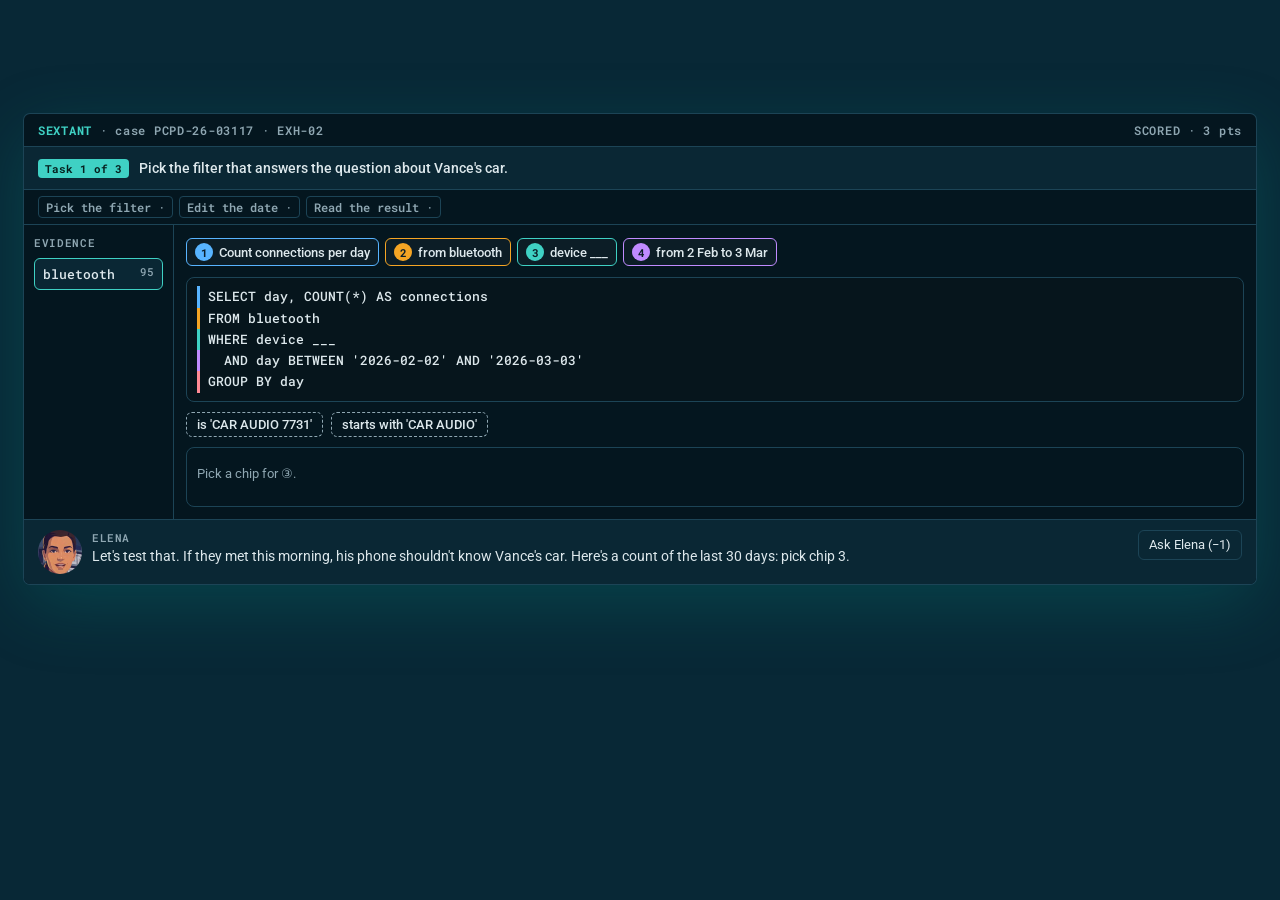
<file: halden/sextant-count/index.html>
<!doctype html><meta charset="utf-8"><meta name="viewport" content="width=device-width,initial-scale=1"><meta name="robots" content="noindex">
<style>@font-face{font-family:"Montserrat";src:url(fonts/Montserrat.woff2) format("woff2");font-weight:100 900;font-display:block}@font-face{font-family:"Roboto";src:url(fonts/Roboto.woff2) format("woff2");font-weight:100 900;font-display:block}@font-face{font-family:"Roboto Mono";src:url(fonts/RobotoMono.woff2) format("woff2");font-weight:100 900;font-display:block}
#solo-wrap{padding:24px;background:#082836;min-height:100vh;box-sizing:border-box}
html,body{background:#082836!important;margin:0!important;overflow-x:hidden}</style><title>Halden &amp; Co. Prototype</title>
<meta name="claude:viewport-fit-sides" content="cover">
<style>
/* Layout: Rise 360 course chrome (sidebar with % complete, sticky lesson bar, "Lesson N of 6" headers, CONTINUE bars) dressed in the video's palette:
   navy night, slate lab with teal screen glow, red only at the trap and hook, one amber spotlight on the finding. Each block paints a gradient that ends in the next block's color. */
:root{
  --navy:#001E30; --slate:#082836; --deep:#0A3A3E; --warm:#0E2530; --redbase:#1E0E19; --red:#EF5A5F; --amber:#FAC000; --teal:#00A398; --teal-hi:#3FD1C4; --light:#F2F2F2;
  --side:#00131F; --side-2:#02202F;
  --ink:#E8EEF2; --muted:#9DB0BC; --faint:#6F8794; --line:rgba(255,255,255,.12); --card:#0C2C3B; --card-2:#0F3546; --ph-ink:#8FA6B2;
  --accent:#00A398; --accent-ink:#00141F; --focus:#3FD1C4;
  --ok:#6FD39C; --ok-t:rgba(111,211,156,.14); --bad:#FF8A8F; --bad-t:rgba(239,90,95,.16);
  --watch:#C9B0FF; --watch-t:rgba(135,86,210,.28); --story:#9CC6F5; --story-t:rgba(58,123,213,.25); --explore:#B7CBD6; --explore-t:rgba(126,153,168,.22);
  --check:#FFD566; --check-t:rgba(250,192,0,.18); --sextant:#5FE3D6; --sextant-t:rgba(0,163,152,.22); --nav:#C3CCD2; --nav-t:rgba(185,193,199,.16);
  --new:#D2B4FF; --new-t:rgba(135,86,210,.32); --chg:#FFC266; --chg-t:rgba(250,160,0,.22);
  --sx-bg:#04161F; --sx-panel:#0A2734; --sx-line:#1C4456; --sx-ink:#DDE8EC; --sx-muted:#8FA7B2; --sx-red:#EF5A5F;
  --k1:#58B4FF; --k2:#F5A524; --k3:#3FD1C4; --k4:#C08BFF; --k5:#FF8A94;
  --f-display:"Montserrat",system-ui,sans-serif; --f-body:"Roboto",system-ui,sans-serif; --f-mono:"Roboto Mono",ui-monospace,Menlo,monospace;
  color-scheme:dark;
}
*{box-sizing:border-box}
[hidden]{display:none!important}
html,body{margin:0}
body{background:var(--navy);color:var(--ink);font:17px/1.6 var(--f-body)}
button{font:inherit;color:inherit}
a{color:var(--teal-hi)}
:focus-visible{outline:2px solid var(--focus);outline-offset:2px}
h1,h2,h3{font-family:var(--f-display);text-wrap:balance;margin:0}
p{margin:0}
.app{display:grid;grid-template-columns:300px minmax(0,1fr);min-height:100vh;transition:grid-template-columns .25s}
body.nav-closed .app{grid-template-columns:0 minmax(0,1fr)}
body.nav-closed .side{visibility:hidden}
/* ----- Rise sidebar ----- */
.side{background:var(--side);position:sticky;top:0;height:100vh;overflow:auto;display:flex;flex-direction:column;border-right:1px solid rgba(255,255,255,.06)}
.side-cover{position:relative;height:150px;display:flex;align-items:flex-end;padding:16px 20px;text-decoration:none;color:#fff;flex:0 0 auto;
  background:radial-gradient(60% 70% at 78% 30%,rgba(250,192,0,.35),transparent 60%),radial-gradient(50% 60% at 15% 80%,rgba(0,163,152,.25),transparent 70%),linear-gradient(160deg,#0B3047,#001827)}
.side-cover::after{content:"";position:absolute;inset:0;background:linear-gradient(to top,rgba(0,19,31,.85),transparent 70%)}
.side-cover b{position:relative;z-index:1;font:800 19px/1.2 var(--f-display)}
.side-prog{padding:14px 20px 16px;display:flex;flex-direction:column;gap:8px;border-bottom:1px solid rgba(255,255,255,.06)}
.side-prog span{font:700 11px/1 var(--f-body);letter-spacing:.14em;color:var(--muted)}
.prog{height:4px;background:rgba(255,255,255,.12);border-radius:2px;overflow:hidden}.prog i{display:block;height:100%;background:var(--teal);width:0;transition:width .4s}
.menu{list-style:none;margin:0;padding:8px 0;display:flex;flex-direction:column}
.menu .sec{font:700 11px/1 var(--f-body);letter-spacing:.14em;color:var(--faint);padding:16px 20px 8px}
.menu a{display:flex;gap:12px;align-items:center;padding:11px 20px;color:var(--ink);text-decoration:none;font-size:14.5px;line-height:1.35;border-left:3px solid transparent}
.menu a:hover{background:rgba(255,255,255,.04)}
.menu li.cur a{background:rgba(0,163,152,.12);border-left-color:var(--teal);font-weight:700}
.menu .ico{flex:0 0 14px;height:10px;border-top:2px solid var(--faint);border-bottom:2px solid var(--faint);position:relative}
.menu .ico::after{content:"";position:absolute;left:0;right:0;top:2px;border-top:2px solid var(--faint)}
.menu .t{flex:1;display:flex;flex-direction:column;min-width:0}
.menu .t small{color:var(--faint);font:500 11.5px var(--f-mono)}
.ring{flex:0 0 18px;height:18px;border-radius:50%;border:2px solid rgba(255,255,255,.25);display:grid;place-items:center;font-size:10px;font-weight:700}
li.cur .ring{border-color:var(--teal);background:conic-gradient(var(--teal) 0 50%,transparent 50%)}
li.done .ring{border-color:var(--teal);background:var(--teal);color:var(--accent-ink)}
.review-tools{margin-top:auto;border-top:1px solid rgba(255,255,255,.08);padding:12px 20px 20px;font-size:13px;display:flex;flex-direction:column;gap:10px;background:var(--side-2)}
.review-tools summary{cursor:pointer;font:700 11px/1.4 var(--f-body);letter-spacing:.12em;color:var(--amber)}
.review-tools[open] summary{margin-bottom:6px}
.rt-body{display:flex;flex-direction:column;gap:10px}
.scorebox{border:1px solid var(--line);border-radius:8px;padding:8px 12px;display:flex;flex-direction:column;gap:2px}
.scorebox b{font:700 20px var(--f-mono);color:var(--amber)}
.switch{display:flex;gap:8px;align-items:center;cursor:pointer}
.switch input{width:16px;height:16px;accent-color:var(--teal)}
.rt-note{color:var(--muted);font-size:12px}
.legend{display:flex;flex-wrap:wrap;gap:4px}
/* ----- top bar ----- */
main{min-width:0;position:relative}
body::before{content:"";position:fixed;inset:0 0 auto;height:env(safe-area-inset-top,0px);z-index:30;background:var(--side)}
.topbar{position:sticky;top:env(safe-area-inset-top,0px);z-index:20;display:flex;align-items:center;gap:14px;height:52px;background:rgba(0,19,31,.92);border-bottom:1px solid rgba(255,255,255,.06);padding-left:max(12px,env(safe-area-inset-left,0px));padding-right:max(16px,env(safe-area-inset-right,0px))}
.hamb{width:36px;height:36px;border:0;background:none;cursor:pointer;display:grid;place-items:center;border-radius:6px}
.hamb:hover{background:rgba(255,255,255,.06)}
.hamb i{display:block;width:18px;height:12px;border-top:2px solid var(--ink);border-bottom:2px solid var(--ink);position:relative}
.hamb i::after{content:"";position:absolute;left:0;right:0;top:3px;border-top:2px solid var(--ink)}
.topbar .tt{font:600 13px/1.2 var(--f-body);color:var(--muted);white-space:nowrap;overflow:hidden;text-overflow:ellipsis}
.topbar .tt b{color:var(--ink)}
.tb-prog{position:absolute;left:0;bottom:-1px;height:3px;background:var(--teal);width:0}
/* ----- lessons ----- */
.lesson{display:none}
.lesson.on{display:block}
.lhead{background:var(--navy);padding-block:64px 36px;padding-left:max(16px,env(safe-area-inset-left,0px));padding-right:max(16px,env(safe-area-inset-right,0px))}
.lhead .in{max-width:760px;margin:0 auto;display:flex;flex-direction:column;gap:10px}
.lhead .k{font:500 15px/1.3 var(--f-body);font-style:italic;color:var(--muted)}
.lhead h1{font-size:clamp(32px,5vw,48px);font-weight:900;line-height:1.08;letter-spacing:-.01em}
.lhead h1::after{content:"";display:block;width:64px;height:4px;background:var(--amber);margin-top:22px;border-radius:2px}
.blk{position:relative;padding-block:48px;padding-left:max(16px,env(safe-area-inset-left,0px));padding-right:max(16px,env(safe-area-inset-right,0px));background:var(--slate)}
.blk::after{content:"";position:absolute;inset:0;pointer-events:none;opacity:0;transition:opacity .8s;background:radial-gradient(55% 55% at 50% 55%,rgba(239,90,95,.32),transparent 70%)}
.blk.flash-red::after,.blk:has(.sx-res.red)::after{opacity:1}
.blk>.in{position:relative;z-index:1;max-width:760px;margin:0 auto;display:flex;flex-direction:column;gap:16px}
.blk.wide>.in{max-width:960px}
.blk.gated{display:none}
body:not(.learner) .blk.is-new{box-shadow:inset 4px 0 0 var(--new)}
body:not(.learner) .blk.is-chg{box-shadow:inset 4px 0 0 var(--chg)}
.bg-light{--ink:#262626;--muted:#5A6470;--faint:#7D868E;--line:#D9DDE2;--card:#FFFFFF;--card-2:#F7F8F9;--ph-ink:#5A6470;color:var(--ink)}
/* ----- review annotations ----- */
.ann{display:flex;flex-wrap:wrap;gap:6px;align-items:center;font:500 12px/1.4 var(--f-body);color:var(--muted)}
.pill{display:inline-flex;align-items:center;gap:5px;border-radius:999px;padding:2px 9px;font:600 11.5px/1.5 var(--f-body);white-space:nowrap}
.c-watch{background:var(--watch-t);color:var(--watch)}.c-story{background:var(--story-t);color:var(--story)}.c-explore{background:var(--explore-t);color:var(--explore)}
.c-check{background:var(--check-t);color:var(--check)}.c-sextant{background:var(--sextant-t);color:var(--sextant)}.c-nav{background:var(--nav-t);color:var(--nav)}
.t-new{background:var(--new-t);color:var(--new)}.t-chg{background:var(--chg-t);color:var(--chg)}
.bg-light .pill{filter:brightness(.55) saturate(1.4)}
.ann .id{font:700 12px var(--f-mono);color:var(--ink)}
.ann .clock{font:500 12px var(--f-mono)}
.ann .nbtn{margin-left:auto;border:1px solid var(--line);background:transparent;border-radius:6px;padding:2px 10px;font-size:12px;cursor:pointer}
.ann .nbtn.has{border-color:var(--amber);color:var(--amber);font-weight:600}
.why{font-size:13.5px;color:var(--muted);font-style:italic;border-left:2px solid var(--amber);padding-left:10px}
.notebox{display:flex;flex-direction:column;gap:4px}
.notebox textarea{width:100%;min-height:60px;border:1px solid var(--line);border-radius:8px;background:rgba(0,0,0,.25);color:var(--ink);font:14px/1.45 var(--f-body);padding:8px 10px;resize:vertical}
.bg-light .notebox textarea{background:#fff}
.notebox small{color:var(--muted);font:500 11.5px var(--f-mono)}
body.learner .ann,body.learner .why,body.learner .notebox{display:none!important}
/* ----- image placeholders, on palette ----- */
.ph{border-radius:6px;display:flex;align-items:flex-end;justify-content:flex-start;text-align:left;padding:12px;font:500 12px/1.4 var(--f-mono);color:var(--ph-ink);position:relative;overflow:hidden;min-height:150px;
  background:radial-gradient(45% 55% at 72% 32%,rgba(250,192,0,.30),transparent 70%),radial-gradient(40% 50% at 20% 75%,rgba(0,163,152,.18),transparent 70%),linear-gradient(170deg,#123B52,#06192A)}
.ph::before{content:"IMAGE";position:absolute;top:10px;left:12px;font:700 10px var(--f-mono);letter-spacing:.14em;color:rgba(255,255,255,.45)}
.ph span{position:relative;background:rgba(0,0,0,.35);padding:3px 7px;border-radius:4px;color:#C9D6DD}
.ph.wide{aspect-ratio:16/9;max-width:100%}
.ph.round{width:96px;height:96px;min-height:0;border-radius:50%;padding:0;flex:0 0 96px;align-items:center;justify-content:center;box-shadow:0 0 0 4px rgba(255,255,255,.08)}
.ph.round::before{display:none}
.ph.round span{background:none;font-size:10px;letter-spacing:.1em}
/* ----- Rise blocks ----- */
.eyebrow{font:700 12px var(--f-body);letter-spacing:.14em;text-transform:uppercase;color:var(--amber)}
.lead{font-size:20px;line-height:1.55}
h2.bh{font-size:28px;font-weight:800;line-height:1.2}
.btn{display:inline-flex;align-items:center;justify-content:center;gap:8px;border:0;border-radius:4px;background:var(--teal);color:var(--accent-ink);padding:12px 22px;font:700 14px var(--f-body);letter-spacing:.08em;text-transform:uppercase;cursor:pointer;text-decoration:none}
.btn[disabled]{opacity:.35;cursor:not-allowed}
.btn.ghost{background:transparent;color:var(--ink);box-shadow:inset 0 0 0 2px var(--line)}
/* quote (Rise Quote A: avatar on top, centered) */
.quote{display:flex;flex-direction:column;align-items:center;text-align:center;gap:18px}
.quote blockquote{margin:0;font:400 23px/1.55 var(--f-body);max-width:640px}
.quote cite{display:block;font:700 13px var(--f-body);letter-spacing:.12em;text-transform:uppercase;color:var(--muted);margin-top:14px}
.quote cite::before{content:"";display:block;width:32px;height:2px;background:var(--amber);margin:0 auto 12px}
/* statement (Rise Statement A: thick rules) */
.statement{font:800 clamp(26px,3.6vw,34px)/1.3 var(--f-display);border-top:6px solid var(--amber);border-bottom:6px solid var(--amber);padding-block:28px;text-align:center}
.imgtext{display:grid;grid-template-columns:minmax(0,1fr) minmax(0,1fr);gap:32px;align-items:center}
@media (max-width:640px){.imgtext{grid-template-columns:1fr}}
/* cover (Rise cover: full-bleed art, pill START COURSE, DETAILS) */
.cover-hero{position:relative;min-height:560px;display:flex;align-items:flex-end;padding-block:56px;padding-left:max(24px,env(safe-area-inset-left,0px));padding-right:max(24px,env(safe-area-inset-right,0px));
  background:linear-gradient(to top,rgba(0,30,48,.97) 8%,rgba(0,30,48,.55) 45%,rgba(0,30,48,.2)),radial-gradient(35% 45% at 70% 30%,rgba(250,192,0,.45),transparent 70%),radial-gradient(40% 50% at 25% 40%,rgba(0,163,152,.22),transparent 70%),linear-gradient(160deg,#16496A,#03121C)}
.cover-hero .tag{position:absolute;top:18px;right:20px;font:500 12px var(--f-mono);color:rgba(255,255,255,.5);background:rgba(0,0,0,.3);padding:3px 8px;border-radius:4px}
.cover-in{max-width:960px;margin:0 auto;width:100%;display:flex;flex-direction:column;gap:16px}
.cover-in h1{font-size:clamp(38px,6.5vw,64px);font-weight:900;line-height:1.02;letter-spacing:-.015em}
.cover-in .lead{max-width:640px;color:#D4DEE4}
.cover-btns{display:flex;gap:18px;align-items:center;margin-top:8px;flex-wrap:wrap}
.pillbtn{background:#fff;color:#001E30;border-radius:999px;padding:13px 28px;font:800 13px var(--f-body);letter-spacing:.12em;text-decoration:none;border:0}
.linkbtn{background:none;border:0;color:#fff;font:700 13px var(--f-body);letter-spacing:.12em;cursor:pointer}
.objs{margin:0;padding-left:20px;display:flex;flex-direction:column;gap:6px}
.toc{list-style:none;margin:0;padding:0;border-top:1px solid var(--line)}
.toc li{border-bottom:1px solid var(--line)}
.toc a{display:flex;gap:14px;align-items:center;padding:14px 4px;color:var(--ink);text-decoration:none}
.toc a:hover{color:var(--teal-hi)}
.toc .n{font:700 12px var(--f-mono);color:var(--amber);flex:0 0 28px}
.toc .ttl{flex:1;font-weight:500}
.toc small{color:var(--faint);font:500 12px var(--f-mono)}
.toc .sec{font:700 11px var(--f-body);letter-spacing:.14em;color:var(--faint);padding:18px 4px 8px;border-bottom:0}
/* CONTINUE (Rise continue divider) */
.cont>.in{align-items:stretch}
.contbtn{width:100%;padding:20px;font:800 15px var(--f-body);letter-spacing:.2em;border-radius:2px}
.cont [data-lock]{text-align:center;color:var(--muted);font-size:13px}
/* lesson footer (Rise next-lesson) */
.lnav{background:var(--navy);padding-block:56px 72px;padding-left:16px;padding-right:16px;display:flex;flex-direction:column;align-items:center;gap:12px;border-top:1px solid rgba(255,255,255,.06)}
.lnav .nl{font:700 11px var(--f-body);letter-spacing:.16em;color:var(--faint)}
.lnav .btn{font-size:15px;padding:16px 32px}
/* process (Rise process: START card, side arrows, step counter) */
.process{position:relative;display:flex;align-items:center;gap:10px}
.process .cardp{flex:1;background:var(--card);border-radius:4px;box-shadow:0 12px 40px rgba(0,0,0,.35);overflow:hidden;min-width:0}
.process .stage{display:grid;grid-template-columns:220px minmax(0,1fr);gap:22px;padding:26px;align-items:center;min-height:220px}
.process .stage.intro{grid-template-columns:1fr;text-align:center;justify-items:center;gap:14px}
@media (max-width:640px){.process .stage{grid-template-columns:1fr}}
.process h3{font-size:20px;font-weight:800;margin-bottom:8px}
.process .arrow{flex:0 0 44px;height:44px;border-radius:50%;border:0;background:var(--teal);color:var(--accent-ink);font:800 18px var(--f-body);cursor:pointer}
.process .arrow[disabled]{opacity:.25}
.process .dots{display:flex;gap:6px;justify-content:center;padding:0 0 18px}
.process .dots i{width:28px;height:4px;border-radius:2px;background:var(--line)}
.process .dots i.on{background:var(--amber)}
/* labeled graphic (Rise markers) */
.lg{position:relative;border-radius:4px;overflow:hidden;background:var(--sx-bg);aspect-ratio:16/9;max-width:100%;box-shadow:0 0 0 1px var(--sx-line),0 18px 60px rgba(0,163,152,.18)}
.lg .wf{position:absolute;inset:0;display:grid;grid-template-columns:22% 1fr;grid-template-rows:18% 1fr 22%;gap:6px;padding:10px}
.lg .wf div{border:1px solid var(--sx-line);background:rgba(10,39,52,.6);border-radius:4px;color:var(--sx-muted);font:500 11px var(--f-mono);padding:6px}
.lg .wf .ev{grid-row:1/4}
.marker{position:absolute;width:38px;height:38px;border-radius:50%;background:var(--teal);color:var(--accent-ink);border:0;font:800 15px var(--f-display);cursor:pointer;display:grid;place-items:center;transform:translate(-50%,-50%);box-shadow:0 0 0 6px rgba(0,163,152,.3)}
@media (prefers-reduced-motion:no-preference){.marker:not(.seen){animation:pulse 1.8s infinite}}
@keyframes pulse{0%{box-shadow:0 0 0 0 rgba(0,163,152,.55)}100%{box-shadow:0 0 0 16px rgba(0,163,152,0)}}
.marker.seen{background:#fff;color:#001E30;box-shadow:none}
.pop{background:#fff;color:#1E2328;border-radius:4px;padding:16px 18px;font-size:15.5px;box-shadow:0 12px 40px rgba(0,0,0,.4)}
.pop b{font:800 16px var(--f-display);display:block;margin-bottom:4px}
/* flashcard (Rise flashcard) */
.flip{perspective:900px;cursor:pointer;max-width:380px;width:100%;margin:0 auto;border:0;background:none;padding:0}
.flip .card{position:relative;height:260px;transition:transform .55s;transform-style:preserve-3d}
.flip.on .card{transform:rotateY(180deg)}
.flip .face{position:absolute;inset:0;backface-visibility:hidden;border-radius:4px;background:var(--card);box-shadow:0 12px 40px rgba(0,0,0,.35);display:flex;flex-direction:column;justify-content:center;align-items:center;gap:10px;padding:24px;text-align:center}
.flip .face::after{content:"↻";position:absolute;right:14px;bottom:10px;font-size:18px;color:var(--faint)}
.flip .back{transform:rotateY(180deg);background:var(--card-2)}
.flip .big{font:700 34px var(--f-mono);color:var(--amber)}
@media (prefers-reduced-motion:reduce){.flip .card{transition:none}}
/* knowledge check (Rise quiz card) */
.kc{background:var(--card);border-radius:4px;padding:28px;box-shadow:0 12px 40px rgba(0,0,0,.35);display:flex;flex-direction:column;gap:16px}
.kc .qn{font:700 12px var(--f-body);letter-spacing:.14em;color:var(--muted)}
.kc .qt{font:600 20px/1.4 var(--f-body)}
.opts{display:flex;flex-direction:column;gap:2px}
.opt{display:flex;gap:14px;align-items:flex-start;border:0;border-top:1px solid var(--line);padding:14px 4px;cursor:pointer;background:none;text-align:left;width:100%;font-size:16px}
.opt input{margin-top:5px;accent-color:var(--teal);width:18px;height:18px}
.submit{align-self:center;background:none;border:0;border-bottom:2px solid var(--teal);color:var(--ink);font:800 13px var(--f-body);letter-spacing:.16em;padding:6px 2px;cursor:pointer}
.fb{border-radius:4px;padding:14px 16px;font-size:15.5px;display:flex;gap:12px;align-items:flex-start}
.fb::before{flex:0 0 26px;height:26px;border-radius:50%;display:grid;place-items:center;font-weight:800;font-size:14px}
.fb.ok{background:var(--ok-t);color:var(--ink)}.fb.ok::before{content:"✓";background:var(--ok);color:#00141F}
.fb.bad{background:var(--bad-t);color:var(--ink)}.fb.bad::before{content:"✕";background:var(--bad);color:#00141F}
/* scenario (Rise scenario: scene, character, speech bubble, responses) */
.scene{position:relative;border-radius:4px;overflow:hidden;min-height:340px;display:flex;align-items:flex-end;justify-content:center;padding:24px;
  background:radial-gradient(30% 40% at 18% 35%,rgba(250,192,0,.28),transparent 70%),linear-gradient(175deg,#1A4560,#06192A)}
.scene .who-img{position:absolute;right:6%;bottom:0;width:200px;height:290px;border-radius:100px 100px 0 0;background:linear-gradient(#2C5269,#13324A);display:grid;place-items:center;font:600 11px var(--f-mono);color:#B8C8D2}
.scene .bubble{position:relative;z-index:1;background:#fff;color:#1E2328;border-radius:6px;padding:18px 20px;max-width:520px;width:100%;margin-right:auto;display:flex;flex-direction:column;gap:12px}
.scene .bubble .nm{font:800 12px var(--f-body);letter-spacing:.12em;color:#5A6470}
.scene .bubble .say{font-size:18px}
.scene .resp{display:flex;flex-direction:column;gap:8px}
.scene .resp button{text-align:left;border:2px solid #D9DDE2;background:#fff;color:#1E2328;border-radius:4px;padding:10px 12px;cursor:pointer;font-size:15px}
.scene .resp button:hover{border-color:var(--teal)}
.scene .fb{color:#1E2328}
/* sorting (Rise sorting activity) */
.piles{display:grid;grid-template-columns:1fr 1fr;gap:14px}
@media (max-width:560px){.piles{grid-template-columns:1fr}}
.pile{border:2px dashed rgba(255,255,255,.25);border-radius:4px;padding:14px;min-height:150px;display:flex;flex-direction:column;gap:8px;cursor:pointer;background:rgba(0,0,0,.15)}
.pile h3{font:800 13px var(--f-body);letter-spacing:.12em;text-transform:uppercase;color:var(--muted);text-align:center}
.cards{display:flex;flex-wrap:wrap;gap:10px;justify-content:center}
.scard{border:0;background:var(--card);border-radius:4px;padding:12px 14px;font-size:15px;cursor:pointer;text-align:left;box-shadow:0 6px 20px rgba(0,0,0,.3);max-width:340px}
.scard[aria-pressed="true"]{box-shadow:0 0 0 3px var(--teal),0 6px 20px rgba(0,0,0,.3)}
.scard.ok{box-shadow:inset 4px 0 0 var(--ok)}.scard.bad{box-shadow:inset 4px 0 0 var(--bad)}
/* tables, timeline, chart */
.tbl{overflow-x:auto;background:var(--card);border-radius:4px}
table{border-collapse:collapse;width:100%;font-size:15px}
th,td{text-align:left;padding:12px 16px;border-bottom:1px solid var(--line)}
th{font:700 12px var(--f-body);text-transform:uppercase;letter-spacing:.1em;color:var(--muted);background:rgba(255,255,255,.03)}
td.m{font-family:var(--f-mono);font-variant-numeric:tabular-nums;white-space:nowrap;color:var(--amber)}
.tl{list-style:none;margin:0;padding:0 0 0 8px;border-left:2px solid var(--line);display:flex;flex-direction:column;gap:18px}
.tl li{padding-left:22px;position:relative;display:flex;flex-direction:column}
.tl li::before{content:"";position:absolute;left:-17px;top:5px;width:14px;height:14px;border-radius:50%;background:var(--navy);border:2px solid var(--muted)}
.tl li.car::before{background:var(--teal);border-color:var(--teal)}
.tl li.al::before{background:var(--red);border-color:var(--red)}
.tl b{font:700 15px var(--f-mono);color:var(--amber)}
.bars{display:flex;flex-direction:column;gap:12px}
.bar{display:grid;grid-template-columns:130px minmax(0,1fr) 36px;gap:12px;align-items:center;font-size:14px}
.bar i{display:block;height:26px;background:linear-gradient(90deg,var(--teal),var(--teal-hi));border-radius:2px}
.bar b{font-family:var(--f-mono);text-align:right}
/* tabs, accordion */
.tabs{display:flex;gap:4px;border-bottom:1px solid var(--line);flex-wrap:wrap}
.tabs button{border:0;background:none;padding:12px 16px;border-bottom:3px solid transparent;cursor:pointer;font:700 13px var(--f-body);letter-spacing:.08em;text-transform:uppercase;color:var(--muted)}
.tabs button[aria-selected="true"]{border-color:var(--amber);color:var(--ink)}
details.acc{background:var(--card);border-radius:2px;box-shadow:inset 4px 0 0 var(--teal);margin-bottom:2px}
details.acc summary{list-style:none;cursor:pointer;padding:16px 20px;font-weight:700;display:flex;justify-content:space-between;gap:10px}
details.acc summary::-webkit-details-marker{display:none}
details.acc summary::after{content:"+";font-size:22px;line-height:1;color:var(--teal-hi)}
details.acc[open] summary::after{content:"–"}
details.acc>p{padding:0 20px 18px}
/* diagrams */
.diag{background:var(--card);border-radius:4px;padding:20px;display:flex;flex-direction:column;gap:14px;box-shadow:0 12px 40px rgba(0,0,0,.3)}
.flow{display:flex;align-items:stretch;gap:8px;flex-wrap:wrap}
.flow .node{flex:1 1 150px;border:1px solid var(--line);border-radius:4px;padding:12px;display:flex;flex-direction:column;gap:4px;min-width:0;background:rgba(0,0,0,.15)}
.flow .arrow{align-self:center;font:700 22px var(--f-mono);color:var(--amber)}
.flow .node b{font-family:var(--f-display);font-size:14px}
.flow .node small{color:var(--muted);font-size:12.5px}
.flow .ph{min-height:80px}
.mini td,.mini th{padding:5px 8px;font-size:12px}
.mini td{font-family:var(--f-mono)}
.mini tr.hl td{background:rgba(0,163,152,.2);color:var(--teal-hi);font-weight:700}
.clocks{display:grid;grid-template-columns:1fr auto 1fr;gap:12px;align-items:center}
.clk{border:2px solid var(--line);border-radius:6px;padding:16px;text-align:center;display:flex;flex-direction:column;gap:2px;background:rgba(0,0,0,.2)}
.clk .tm{font:700 40px var(--f-mono)}
.clk.here{border-color:var(--amber);box-shadow:0 0 30px rgba(250,192,0,.18)}
.clk.here .tm{color:var(--amber)}
.clk small{color:var(--muted)}
.ruler{display:grid;grid-template-columns:auto 1fr auto;gap:10px;align-items:center;font:500 12.5px var(--f-mono);color:var(--muted)}
.ruler i{height:2px;background:var(--muted);position:relative}
.ruler i::after{content:"";position:absolute;right:-1px;top:-5px;border-left:8px solid var(--muted);border-top:6px solid transparent;border-bottom:6px solid transparent}
svg text{fill:var(--muted);font:500 11px var(--f-mono)}
svg .axis{stroke:rgba(255,255,255,.25)}
svg .carbar{fill:var(--teal)}
svg .alarm{stroke:var(--red);stroke-width:3}
svg .lbl{fill:var(--ink);font:600 12px var(--f-body)}
/* case board (pinned cards under a lamp) */
.board{border-radius:4px;padding:22px;display:flex;flex-direction:column;gap:16px;background:radial-gradient(60% 80% at 80% 0%,rgba(250,192,0,.14),transparent 70%),#0A2433;box-shadow:inset 0 0 0 1px rgba(255,255,255,.06)}
.pins{display:grid;grid-template-columns:repeat(auto-fit,minmax(190px,1fr));gap:14px}
.pin{background:#E9E4D6;color:#1E2328;border-radius:2px;padding:14px 14px 12px;font-size:15px;display:flex;flex-direction:column;gap:4px;position:relative;box-shadow:0 8px 20px rgba(0,0,0,.4)}
.pin::before{content:"";position:absolute;top:-6px;left:50%;width:12px;height:12px;border-radius:50%;background:#6C7A84;transform:translateX(-50%);box-shadow:0 2px 3px rgba(0,0,0,.4)}
.pin small{font:700 10.5px var(--f-body);color:#5A6470;text-transform:uppercase;letter-spacing:.12em}
.pin.newpin::before{background:var(--amber)}
.pin.newpin{box-shadow:0 0 0 2px var(--amber),0 8px 20px rgba(0,0,0,.4)}
.skills{display:flex;gap:8px;flex-wrap:wrap;font:700 12px var(--f-body);letter-spacing:.06em}
.skills span{border:1px solid var(--line);border-radius:999px;padding:5px 12px;color:var(--muted)}
.skills span.now{background:var(--amber);color:#1E2328;border-color:var(--amber)}
.skills span.did{color:var(--teal-hi);border-color:var(--teal)}
/* video (Rise player) */
.video{aspect-ratio:16/9;border-radius:4px;display:grid;place-items:center;color:#E8EEF2;position:relative;cursor:pointer;border:0;width:100%;font:500 14px var(--f-mono);overflow:hidden;
  background:radial-gradient(35% 45% at 70% 35%,rgba(250,192,0,.35),transparent 70%),linear-gradient(165deg,#163F5A,#030E16)}
.video .play{width:76px;height:76px;border-radius:50%;background:rgba(255,255,255,.92);color:#001E30;display:grid;place-items:center;font-size:26px;padding-left:5px}
.video .bar2{position:absolute;left:0;right:0;bottom:0;height:42px;background:linear-gradient(transparent,rgba(0,0,0,.7));display:flex;align-items:center;gap:12px;padding:0 14px;font-size:12px}
.video .bar2 i{flex:1;height:3px;background:rgba(255,255,255,.3);border-radius:2px}
.video .cap{position:absolute;left:14px;top:12px;font-size:12px;opacity:.75}
/* ---------- Sextant ---------- */
.sx{background:var(--sx-bg);color:var(--sx-ink);border-radius:6px;overflow:hidden;font-size:14px;box-shadow:0 0 0 1px var(--sx-line),0 20px 70px rgba(0,163,152,.22)}
.sx-top{display:flex;justify-content:space-between;gap:10px;padding:8px 14px;border-bottom:1px solid var(--sx-line);font:600 12px var(--f-mono);letter-spacing:.06em;color:var(--sx-muted);flex-wrap:wrap}
.sx-top b{color:var(--k3)}
.sx-task{padding:10px 14px;background:var(--sx-panel);border-bottom:1px solid var(--sx-line);font-weight:500;display:flex;gap:10px;align-items:center;flex-wrap:wrap}
.sx-task .stp{font:700 11px var(--f-mono);background:var(--k3);color:#06211F;border-radius:4px;padding:2px 7px}
.sx-body{display:grid;grid-template-columns:150px minmax(0,1fr)}
@media (max-width:620px){.sx-body{grid-template-columns:1fr}.sx-ev{border-right:0!important;border-bottom:1px solid var(--sx-line)}}
.sx-ev{border-right:1px solid var(--sx-line);padding:10px;display:flex;flex-direction:column;gap:4px}
.sx-ev h4{margin:0 0 4px;font:600 11px var(--f-mono);color:var(--sx-muted);letter-spacing:.06em}
.sx-ev button{background:none;border:1px solid transparent;color:var(--sx-ink);text-align:left;padding:6px 8px;border-radius:6px;cursor:pointer;font:500 13px var(--f-mono);display:flex;justify-content:space-between;gap:6px}
.sx-ev button:hover{border-color:var(--sx-line)}
.sx-ev button.act{background:var(--sx-panel);border-color:var(--k3)}
.sx-ev button small{color:var(--sx-muted)}
.sx-main{padding:12px;display:flex;flex-direction:column;gap:10px;min-width:0}
.sx-builder{display:flex;flex-wrap:wrap;gap:6px;align-items:center;min-height:30px}
.sx-builder .empty{color:var(--sx-muted);font-size:13px}
.chipk{display:inline-flex;align-items:center;gap:6px;border-radius:6px;padding:4px 8px;font:500 13px var(--f-body);border:1px solid;background:rgba(255,255,255,.03)}
.chipk .n{font:700 11px var(--f-mono);border-radius:50%;width:18px;height:18px;display:grid;place-items:center;color:#0B1E28}
.chipk input,.chipk select{background:#06151C;border:1px solid var(--sx-line);color:var(--sx-ink);border-radius:4px;padding:3px 6px;font:500 13px var(--f-mono);min-width:0;width:170px;max-width:100%}
.chipk select{width:auto}
.k1{border-color:var(--k1)}.k1 .n{background:var(--k1)}.k2{border-color:var(--k2)}.k2 .n{background:var(--k2)}.k3{border-color:var(--k3)}.k3 .n{background:var(--k3)}
.k4{border-color:var(--k4)}.k4 .n{background:var(--k4)}.k5{border-color:var(--k5)}.k5 .n{background:var(--k5)}
.addchip{background:none;border:1px dashed var(--sx-muted);color:var(--sx-ink);border-radius:6px;padding:4px 10px;cursor:pointer;font:500 13px var(--f-body)}
.sx-sql{background:#06151C;border:1px solid var(--sx-line);border-radius:8px;padding:8px 10px;font:500 12.5px/1.7 var(--f-mono);overflow-x:auto;margin:0;white-space:pre}
.sx-sql .ln{display:block;padding-left:8px;border-left:3px solid transparent}
.sx-sql .ln[data-k="1"]{border-color:var(--k1)}.sx-sql .ln[data-k="2"]{border-color:var(--k2)}.sx-sql .ln[data-k="3"]{border-color:var(--k3)}.sx-sql .ln[data-k="4"]{border-color:var(--k4)}.sx-sql .ln[data-k="5"]{border-color:var(--k5)}
.sx-sql input{background:#0B2230;border:1px dashed var(--k2);color:var(--sx-ink);font:inherit;padding:1px 4px;border-radius:3px;width:100%;max-width:640px}
.sx-ctrl{display:flex;flex-wrap:wrap;gap:8px;align-items:center}
.sxbtn{background:var(--k3);color:#06211F;border:0;border-radius:6px;padding:7px 14px;font:700 13px var(--f-body);cursor:pointer}
.sxbtn.ghost{background:none;color:var(--sx-ink);border:1px solid var(--sx-line)}
.sxbtn[disabled]{opacity:.4;cursor:not-allowed}
.sx-ctrl label{font-size:13px;color:var(--sx-muted);display:flex;gap:6px;align-items:center;flex-wrap:wrap}
.sx-ctrl input[type=text]{background:#06151C;border:1px solid var(--sx-line);color:var(--sx-ink);border-radius:4px;padding:5px 8px;font:500 13px var(--f-mono);width:110px}
.sx-res{border:1px solid var(--sx-line);border-radius:8px;min-height:60px;overflow-x:auto;transition:box-shadow .3s,border-color .3s}
.sx-res.red{border-color:var(--sx-red);box-shadow:0 0 0 2px var(--sx-red),0 0 30px rgba(239,90,95,.35)}
.sx-res .rhead{display:flex;justify-content:space-between;padding:6px 10px;font:600 11.5px var(--f-mono);color:var(--sx-muted);border-bottom:1px solid var(--sx-line);gap:8px;flex-wrap:wrap}
.sx-res .zero{padding:18px 10px;text-align:center;font:700 22px var(--f-mono);color:var(--sx-red)}
.sx-res .hint0{padding:16px 10px;color:var(--sx-muted);font-size:13px}
.sx-res table{font-size:12.5px}
.sx-res th{color:var(--sx-muted);border-color:var(--sx-line);background:none;padding:7px 10px;font:600 11px var(--f-mono)}
.sx-res td{border-color:var(--sx-line);color:var(--sx-ink);font-family:var(--f-mono);white-space:nowrap;padding:7px 10px}
.sx-res tr.hl td{background:rgba(63,209,196,.12);color:var(--k3)}
.sx-el{display:flex;gap:10px;padding:10px 14px;border-top:1px solid var(--sx-line);background:var(--sx-panel);align-items:flex-start}
.sx-el .av{flex:0 0 36px;height:36px;border-radius:50%;background:radial-gradient(60% 60% at 60% 35%,rgba(250,192,0,.45),transparent 70%),#2B4756;display:grid;place-items:center;font:700 12px var(--f-mono);color:var(--sx-ink)}
.sx-el .txt{flex:1;min-width:0}
.sx-el .txt small{display:block;font:600 11px var(--f-mono);color:var(--sx-muted);letter-spacing:.05em}
.sx-el .help{background:none;border:1px solid var(--sx-line);color:var(--sx-ink);border-radius:6px;padding:4px 10px;cursor:pointer;font-size:12.5px;white-space:nowrap}
.glow{box-shadow:0 0 0 2px var(--k2),0 0 18px rgba(245,165,36,.6)!important;border-radius:6px}
.sx-score{display:flex;gap:6px;flex-wrap:wrap;font:600 12px var(--f-mono)}
.sx-score span{border:1px solid var(--sx-line);border-radius:4px;padding:2px 7px;color:var(--sx-muted)}
.sx-score span.got{border-color:var(--k3);color:var(--k3)}
.sx-score span.lost{border-color:var(--sx-red);color:var(--sx-red);text-decoration:line-through}
.report{color-scheme:light;background:#F4F1E8;color:#1E2328;border-radius:4px;padding:16px;display:flex;flex-direction:column;gap:10px;font-size:14px;--line:#D8D2C2;--ink:#1E2328}
.report h4{margin:0;font:700 13px var(--f-mono);letter-spacing:.06em}
.final{border-radius:6px;padding:14px;text-align:center;font-size:15px;flex-direction:column;align-items:center}
.final::before{display:none}
.final b{display:block;font:800 30px var(--f-mono)}
@media (max-width:900px){
  .app,body.nav-closed .app{grid-template-columns:1fr}
  .side{position:fixed;inset:0 auto 0 0;width:min(320px,86vw);z-index:40;transform:translateX(-100%);transition:transform .25s;height:100%;visibility:visible!important}
  body.nav-open .side{transform:none;box-shadow:0 0 0 100vmax rgba(0,0,0,.55)}
}
</style>

<div class="app">
<nav class="side" id="side" aria-label="Course menu">
  <a class="side-cover" href="#cover"><b>The Halden &amp; Co. Break-in</b></a>
  <div class="side-prog"><span id="pct">0% COMPLETE</span><div class="prog" aria-hidden="true"><i id="progbar"></i></div></div>
  <ol class="menu" id="menu"></ol>
  <details class="review-tools" open><summary>PROTOTYPE REVIEW PANEL</summary><div class="rt-body">
    <div class="scorebox" aria-live="polite"><span class="rt-note">Case score (shown at the end in the real course)</span><b id="score">0 / 10</b><span class="rt-note" id="scoreparts">Your turn – · Count – · Conclude –</span></div>
    <label class="switch"><input type="checkbox" id="sw-learner"> Learner view (hide review notes)</label>
    <label class="switch"><input type="checkbox" id="sw-unlock"> Unlock all blocks</label>
    <div class="legend" aria-label="Legend">
      <span class="pill t-new">NEW</span><span class="pill t-chg">CHANGED</span>
      <span class="pill c-watch">Watch</span><span class="pill c-story">Story</span><span class="pill c-explore">Read &amp; explore</span>
      <span class="pill c-check">Practice</span><span class="pill c-sextant">Sextant</span><span class="pill c-nav">Navigation</span>
    </div>
    <div class="rt-note" id="runtime"></div>
    <div class="rt-note" id="savemode">Notes: connecting…</div>
  </div></details>
</nav>

<main id="main">
<div class="topbar"><button class="hamb" id="hamb" type="button" aria-label="Show or hide the lesson menu" aria-controls="side"><i></i></button><span class="tt" id="tbtitle"></span><i class="tb-prog" id="tbprog"></i></div>

<!-- ================= COVER ================= -->
<section class="lesson" id="cover" data-title="Start" data-short="Cover">
  <div class="cover-hero"><span class="tag">COVER ART · store window in the rain (video's first shot)</span>
    <div class="cover-in">
      <div class="eyebrow">Yuto Original · Case PCPD-26-03117</div>
      <h1>The Halden &amp; Co. Break-in</h1>
      <p class="lead">A jewelry store is robbed. One suspect wipes his phone. The other can't. Use Sextant to read that phone's records and show where it's been.</p>
      <div class="cover-btns"><a class="pillbtn" href="#l1">START COURSE</a><button class="linkbtn" type="button" id="detbtn" aria-expanded="false">DETAILS ⌄</button></div>
    </div>
  </div>
  <div class="blk" data-id="0" data-type="Cover page" data-cat="nav" data-tag="chg" data-dur="0"
    data-why="Your note: 'Fictional' removed, and the description now says what they'll learn to do in Sextant, short and plain. Title options to choose from: 'The Halden &amp; Co. Break-in' · 'Where Has This Phone Been?' · 'Five Hours Off'. The fictional disclaimer moves to the course footer.">
    <div class="in">
      <div id="details" hidden><p style="margin-bottom:10px"><b>You'll learn to:</b></p>
      <ul class="objs"><li>Read a phone's records as a table</li><li>Turn phone time into local time</li><li>Line up two records on one clock</li><li>Count a pattern and word a finding a court accepts</li></ul>
      <p style="color:var(--muted);font-size:15px;margin-top:10px">About 17 minutes · 3 hands-on moments in Sextant · scored out of 10</p></div>
      <ol class="toc" id="toc"></ol>
    </div>
  </div>
</section>

<!-- ================= LESSON 1 ================= -->
<section class="lesson" id="l1" data-title="The case" data-short="1">
  <header class="lhead"><div class="in"><div class="k">Lesson 1 of 6</div><h1>The case</h1></div></header>

  <div class="blk" data-id="1.1" data-type="Video" data-cat="watch" data-dur="115" data-done-on="video">
    <div class="in"><button class="video" type="button" data-video="1.1" aria-label="Play the intro video"><span class="play">▶</span><span class="cap">Intro video · captions EN / ES</span><span class="bar2">▶ <i></i> 0:00 / 1:55 · CC</span></button></div>
  </div>

  <div class="blk alt" data-id="1.2" data-type="Accordion" data-cat="explore" data-dur="0">
    <div class="in"><details class="acc"><summary>Read the video transcript</summary>
      <p style="font-size:15px;color:var(--muted)">Halden and Company, forty-seven years on Mercer Street, never once robbed. Until Tuesday night, when someone took fourteen watches in seven minutes. … I know someone who can help with this, and that's you. Ready to take a look?<br><i>(Full transcript with speaker names in the build.)</i></p></details></div>
  </div>

  <div class="blk is-chg" data-id="1.3" data-type="Quote" data-cat="story" data-tag="chg" data-dur="15"
    data-why="Your note: she picks up her last line from the video ('Ready to take a look?'), then says who she is and what we're doing. Hale isn't introduced here; he's introduced in lesson 3, when he walks in with the alarm log.">
    <div class="in"><div class="quote"><div class="ph round"><span>ELENA</span></div>
      <div><blockquote>"Ready? Good. I'm Elena, from the Digital Evidence Unit. Here's where we are: two men, one gray car, and one phone that wasn't wiped. Marsh says he's never been in that car. Let's see what his phone says."</blockquote><cite>Elena Rios · Digital Evidence Unit</cite></div></div></div>
  </div>

  <div class="blk alt" data-id="1.4" data-type="Statement" data-cat="story" data-dur="5">
    <div class="in"><p class="statement">Your question: has Marsh's phone been in Vance's car?</p></div>
  </div>

  <div class="blk is-chg" data-id="1.5" data-type="Process" data-cat="explore" data-tag="chg" data-dur="25"
    data-why="Your note: the checklist was dry. Now it's Rise's Process block: four steps, each with a small picture, read one at a time. Same facts.">
    <div class="in">
      <div class="process" data-process>
        <button class="arrow" type="button" data-prev aria-label="Previous step">‹</button>
        <div class="cardp">
          <div class="stage intro" data-step><div class="eyebrow">The case file</div><h3>Before you start</h3><p>Four things happened before this phone reached you.</p><button class="btn" type="button" data-start>Start</button></div>
          <div class="stage" data-step hidden><div class="ph"><span>IMG · signed warrant, court stamp</span></div><div><h3>1 · The warrant</h3><p>PCPD-SW-26-0412, signed Wednesday 4 March at 16:30. We're allowed to search the phone.</p></div></div>
          <div class="stage" data-step hidden><div class="ph"><span>IMG · phone on a lab dock, cable in</span></div><div><h3>2 · The copy</h3><p>The lab copied the phone on Thursday 5 March at 09:30. A digital fingerprint (hash) proves the copy matches the phone exactly.</p></div></div>
          <div class="stage" data-step hidden><div class="ph"><span>IMG · phone with four ticks: name, SIM, account, Bluetooth</span></div><div><h3>3 · The match</h3><p>Device name, SIM, Apple Account and Bluetooth address all match. This is Marsh's phone.</p></div></div>
          <div class="stage" data-step hidden><div class="ph"><span>IMG · gloved hand holding a phone, face out of frame</span></div><div><h3>4 · The limit</h3><p>The phone can't tell us who was holding it. That's a separate question. Your job is what the phone did.</p></div></div>
          <div class="dots" data-dots></div>
        </div>
        <button class="arrow" type="button" data-next aria-label="Next step">›</button>
      </div>
    </div>
  </div>

  <div class="blk alt" data-id="1.6" data-type="Image & text" data-cat="explore" data-dur="10">
    <div class="in"><div class="imgtext"><div class="ph"><span>EXH-03 · car stereo screen: "CAR AUDIO 7731", paired list shows "Leon's iPhone"</span></div>
      <div><div class="eyebrow">EXH-03 · Car search, 4 Mar</div><p>The gray sedan's stereo is named <b>CAR AUDIO 7731</b>. Its paired list shows "Leon's iPhone".</p><p style="margin-top:10px"><i>Elena: "Remember that stereo name. You'll need it."</i></p></div></div></div>
  </div>

  <div class="blk is-new" data-id="1.7a" data-type="Image & text (diagram)" data-cat="explore" data-tag="new" data-dur="20"
    data-why="Your question on 1.7: yes, this is the learner's first time with Sextant. This new block explains the idea in plain words, with a picture, before they see the tool's screen.">
    <div class="in">
      <div class="eyebrow">Meet Sextant</div>
      <h2 class="bh">A phone keeps a diary. Sextant reads it.</h2>
      <p>Every time a phone connects to something (earbuds, a car, a Wi-Fi network) it writes a line in its records. The lab copies those records out, and Sextant, our analysis tool, sorts them into tables, like a spreadsheet.</p>
      <div class="diag">
        <div class="flow">
          <div class="node"><b>1 · The phone</b><small>Keeps a record of each connection</small><div class="ph" style="min-height:70px"><span>phone icon</span></div></div>
          <div class="arrow">→</div>
          <div class="node"><b>2 · The lab copy</b><small>Copied and fingerprinted (hash)</small><div class="ph" style="min-height:70px"><span>lab dock icon</span></div></div>
          <div class="arrow">→</div>
          <div class="node" style="flex-basis:260px"><b>3 · Sextant's table</b><small>One row = one event · one column = one fact</small>
            <div class="tbl"><table class="mini"><thead><tr><th>device</th><th>connected</th></tr></thead><tbody>
              <tr><td>Leon's AirPods</td><td class="m">791723056</td></tr><tr><td>LIVING ROOM SPEAKER</td><td class="m">791776306</td></tr><tr class="hl"><td>CAR AUDIO 7731</td><td class="m">794289494</td></tr></tbody></table></div></div>
        </div>
      </div>
    </div>
  </div>

  <div class="blk alt is-chg" data-id="1.7" data-type="Labeled graphic" data-cat="explore" data-tag="chg" data-dur="20" data-done-on="markers"
    data-why="Your note: added a one-line intro so the learner knows what they're looking at and what to do.">
    <div class="in">
      <p><b>This is Sextant.</b> Tap the three markers to see how it works.</p>
      <div class="lg" data-lg>
        <div class="wf"><div class="ev">evidence list</div><div>sentence builder</div><div>data table</div><div>SQL panel</div></div>
        <button class="marker" type="button" style="left:12%;top:40%" data-m="0">1</button>
        <button class="marker" type="button" style="left:60%;top:56%" data-m="1">2</button>
        <button class="marker" type="button" style="left:55%;top:10%" data-m="2">3</button>
      </div>
      <div class="pop" data-pop hidden></div>
    </div>
  </div>

  <div class="blk is-chg" data-id="1.8" data-type="Image + lesson button" data-cat="nav" data-tag="chg" data-dur="5"
    data-why="Your note: 'no image or interaction?' Rise's Continue divider is only a button, so it's gone. The lesson ends on the phone itself, bagged as evidence, with Elena's line, and the next-lesson button below does the job. It unlocks once all three markers are open.">
    <div class="in"><div class="imgtext"><div class="ph"><span>IMG · EXH-02, Leon's blue iPhone in an evidence bag, powered, on the lab bench</span></div>
      <div><div class="eyebrow">EXH-02 · Leon's iPhone</div><p class="lead"><i>"Everything's ready. Let's open his phone."</i></p></div></div></div>
  </div>
  <div class="lnav"><a class="btn" href="#l2" data-needs="1.7">Open Marsh's phone →</a></div>
</section>

<!-- ================= LESSON 2 ================= -->
<section class="lesson" id="l2" data-title="Read the table" data-short="2">
  <header class="lhead"><div class="in"><div class="k">Lesson 2 of 6 · Skill 1 of 3</div><h1>Read the table</h1></div></header>

  <div class="blk is-new" data-id="2.0" data-type="Image (case board)" data-cat="story" data-tag="new" data-dur="10"
    data-why="NEW bridge: the case board opens every lesson. It shows what we know so far (new pins highlighted) and which skill comes next, so each lesson picks up where the last one ended. In Rise it's one image, updated per lesson.">
    <div class="in"><div class="board"><div class="eyebrow">Case board · what we know</div>
      <div class="pins"><div class="pin"><small>The claim</small>"I've never been in his car." Leon Marsh</div><div class="pin"><small>The car</small>Gray sedan, stereo CAR AUDIO 7731</div><div class="pin"><small>The phone</small>Marsh's iPhone, copy verified</div></div>
      <div class="skills"><span class="now">1 · Read the table</span><span>2 · Merge</span><span>3 · Count</span></div></div></div>
  </div>

  <div class="blk alt" data-id="2.1" data-type="Text" data-cat="story" data-dur="5">
    <div class="in"><h2 class="bh">Skill 1 · Read the table</h2><p>Pick the rows that matter, and turn the phone's time into a time a jury can read.</p></div>
  </div>

  <div class="blk" data-id="2.2" data-type="Flashcard" data-cat="check" data-dur="10">
    <div class="in"><p style="text-align:center;color:var(--muted)">Tap the card.</p>
      <button class="flip" type="button" aria-label="Flip card"><div class="card"><div class="face"><span class="big">794289494</span><span>This is a time. When?</span></div>
        <div class="face back"><b>22:58:14 on Tuesday 3 March, in Port Calder.</b><span style="font-size:14px;color:var(--muted)">iPhones count seconds from 1 January 2001, in world time (UTC).</span></div></div></button></div>
  </div>

  <div class="blk alt is-new" data-id="2.2b" data-type="Image & text (diagram)" data-cat="explore" data-tag="new" data-dur="20"
    data-why="NEW, the 'con plastilina' moment: a picture of the two clocks before they ever touch the time fix. It also plants the five hours that the trap in lesson 3 depends on.">
    <div class="in">
      <h2 class="bh">Two clocks</h2>
      <p>Phones don't store dates. They count seconds from one fixed moment: midnight on 1 January 2001, in world time (UTC).</p>
      <div class="diag">
        <div class="ruler"><span>1 Jan 2001<br>00:00 UTC</span><i></i><span>+ 794,289,494 s</span></div>
        <div class="clocks">
          <div class="clk"><small>World time (UTC)</small><span class="tm">03:58</span><small>Wed 4 March</small></div>
          <div style="font:700 15px var(--f-mono);text-align:center">−5 h</div>
          <div class="clk here"><small>Port Calder</small><span class="tm">22:58</span><small>Tue 3 March</small></div>
        </div>
        <p style="font-size:14px">Same moment, two clocks. Port Calder is <b>five hours behind</b> world time in winter, so every phone time needs that fix.</p>
      </div>
    </div>
  </div>

  <div class="blk" data-id="2.3" data-type="Code block · Sextant" data-cat="sextant" data-dur="120"
    data-why="Not scored. Full help ladder (nudge, highlight, show). Elena is voiced here (Katie). In the prototype the 'Help' button walks through the three levels.">
    <div class="in"><div data-sx="showme"></div></div>
  </div>

  <div class="blk alt cont" data-id="2.4" data-type="Continue" data-cat="nav" data-dur="0" data-needs="2.3">
    <div class="in" style="align-items:center"><button class="btn contbtn" type="button" disabled>Your turn</button><small style="color:var(--muted)" data-lock>Finish the steps above to continue.</small></div>
  </div>

  <div class="blk" data-id="2.5" data-type="Quote" data-cat="story" data-dur="5">
    <div class="in"><div class="quote"><div class="ph round"><span>ELENA</span></div><div><blockquote>"Now you. Same moves, different table. When did Marsh's phone reach the motel? I'll stay quiet unless you ask."</blockquote></div></div></div>
  </div>

  <div class="blk alt" data-id="2.6" data-type="Code block · Sextant" data-cat="sextant" data-dur="75"
    data-why="Scored, 3 points. One 'Ask Elena' hint per task, costing that task's point. Wrong tries cost nothing.">
    <div class="in"><div data-sx="yourturn"></div></div>
  </div>

  <div class="blk is-new" data-id="2.7" data-type="Quote" data-cat="story" data-tag="new" data-dur="5"
    data-why="NEW bridge: Elena closes the lesson by saying what they found and what's next.">
    <div class="in"><div class="quote"><div class="ph round"><span>ELENA</span></div><div><blockquote>"In the car at 22:58, out at 23:41, at the motel by 23:58. Now let's put that next to the store's alarm."</blockquote></div></div></div>
  </div>
  <div class="lnav"><a class="btn" href="#l3">Next: the alarm log →</a></div>
</section>

<!-- ================= LESSON 3 ================= -->
<section class="lesson" id="l3" data-title="Merge: the trap" data-short="3">
  <header class="lhead"><div class="in"><div class="k">Lesson 3 of 6 · Skill 2 of 3</div><h1>Merge: the trap</h1></div></header>

  <div class="blk is-new" data-id="3.0" data-type="Image (case board)" data-cat="story" data-tag="new" data-dur="10" data-why="NEW bridge: the case board, with the two new facts pinned.">
    <div class="in"><div class="board"><div class="eyebrow">Case board · what we know</div>
      <div class="pins"><div class="pin"><small>The claim</small>"I've never been in his car."</div><div class="pin newpin"><small>New · Bluetooth</small>Phone in the car 22:58 – 23:41</div><div class="pin newpin"><small>New · Wi-Fi</small>Phone at the motel 23:58</div></div>
      <div class="skills"><span class="did">1 · Read the table ✓</span><span class="now">2 · Merge</span><span>3 · Count</span></div></div></div>
  </div>

  <div class="blk alt is-chg" data-id="3.1" data-type="Quote" data-cat="story" data-tag="chg" data-dur="5" data-why="Hale is introduced here instead of in 1.3: name and role in the caption.">
    <div class="in"><div class="quote"><div class="ph round"><span>HALE</span></div><div><blockquote>"Alarm company sent their log. Tell me that car was there when the door went."</blockquote><cite>Detective Hale · lead on the case</cite></div></div></div>
  </div>

  <div class="blk" data-id="3.2" data-type="Table" data-cat="explore" data-dur="10">
    <div class="in"><div class="eyebrow">EXH-05 · Store alarm log</div>
      <div class="tbl"><table><thead><tr><th>Time</th><th>Zone</th><th>Event</th></tr></thead><tbody id="alarmtbl"></tbody></table></div>
      <p style="font-size:14px;color:var(--muted)">Times are local, from the alarm panel.</p></div>
  </div>

  <div class="blk alt is-new" data-id="3.2b" data-type="Image & text (diagram)" data-cat="explore" data-tag="new" data-dur="15"
    data-why="NEW, 'con plastilina': what a merge is, in one picture, before they run one. It uses no case times on purpose, so it doesn't give the trap away.">
    <div class="in"><h2 class="bh">What a merge does</h2>
      <p>A merge lines up two lists and keeps what matches. Here: which alarm events happened <b>while</b> the phone was connected to the car?</p>
      <div class="diag"><svg viewBox="0 0 640 110" width="100%" role="img" aria-label="A bar for the time the phone was in the car, and alarm events as ticks. The merge keeps the ticks inside the bar.">
        <line class="axis" x1="20" y1="80" x2="620" y2="80"/>
        <rect class="carbar" x="200" y="40" width="240" height="22" rx="4"/><text class="lbl" x="205" y="32">Phone in the car (list 1)</text>
        <line class="alarm" x1="120" y1="70" x2="120" y2="90"/><line class="alarm" x1="260" y1="70" x2="260" y2="90"/><line class="alarm" x1="330" y1="70" x2="330" y2="90"/><line class="alarm" x1="520" y1="70" x2="520" y2="90"/>
        <text x="20" y="106">Alarm events (list 2): the merge keeps the two inside the bar</text></svg></div></div>
  </div>

  <div class="blk" data-id="3.3" data-type="Code block · Sextant" data-cat="sextant" data-dur="135" data-why="Not scored. The trap: 0 rows, red glow, Elena's first-case confession, then a hand-fix of the line.">
    <div class="in"><div data-sx="merge"></div></div>
  </div>

  <div class="blk alt cont" data-id="3.4" data-type="Continue" data-cat="nav" data-dur="0" data-needs="3.3">
    <div class="in" style="align-items:center"><button class="btn contbtn" type="button" disabled>See what happened</button><small style="color:var(--muted)" data-lock>Finish the merge to continue.</small></div>
  </div>

  <div class="blk is-new" data-id="3.4b" data-type="Tabs (two diagrams)" data-cat="explore" data-tag="new" data-dur="20"
    data-why="NEW, 'con plastilina': they see why it was 0. Two tabs, two pictures of the same night. Native Rise Tabs with one image in each.">
    <div class="in"><h2 class="bh">See the five hours</h2>
      <div class="tabs" role="tablist"><button role="tab" aria-selected="true" data-tab="0">First run: two clocks</button><button role="tab" aria-selected="false" data-tab="1">Fixed: one clock</button></div>
      <div data-pane="0"><svg viewBox="0 0 640 130" width="100%" role="img" aria-label="Car connection on world time sits at 03:58 to 04:41, far from the alarms at 23:19 to 23:26. No overlap.">
        <line class="axis" x1="20" y1="90" x2="620" y2="90"/>
        <g id="hours1"></g>
        <line class="alarm" x1="134" y1="78" x2="134" y2="102"/><line class="alarm" x1="135" y1="78" x2="135" y2="102"/><line class="alarm" x1="136" y1="78" x2="136" y2="102"/><line class="alarm" x1="144" y1="78" x2="144" y2="102"/>
        <text class="lbl" x="96" y="70">4 alarms, local time</text>
        <rect class="carbar" x="532" y="40" width="62" height="20" rx="3"/><text class="lbl" x="420" y="32">Phone in car, world time</text>
        <text class="lbl" x="250" y="124" style="fill:var(--bad)">No overlap → 0 rows</text></svg></div>
      <div data-pane="1" hidden><svg viewBox="0 0 640 130" width="100%" role="img" aria-label="On one clock the car connection runs 22:58 to 23:41 and all four alarms fall inside it.">
        <line class="axis" x1="20" y1="90" x2="620" y2="90"/>
        <g id="hours2"></g>
        <rect class="carbar" x="103" y="40" width="62" height="20" rx="3"/><text class="lbl" x="60" y="32">Phone in car 22:58 – 23:41</text>
        <line class="alarm" x1="134" y1="78" x2="134" y2="102"/><line class="alarm" x1="135" y1="78" x2="135" y2="102"/><line class="alarm" x1="136" y1="78" x2="136" y2="102"/><line class="alarm" x1="144" y1="78" x2="144" y2="102"/>
        <text class="lbl" x="250" y="124" style="fill:var(--ok)">All 4 alarms inside → 4 rows</text></svg></div>
    </div>
  </div>

  <div class="blk alt" data-id="3.5" data-type="Knowledge check" data-cat="check" data-dur="15">
    <div class="in"><div class="kc" data-ok="a" data-right="Two clocks, five hours apart. Put every source on one clock before you merge." data-wrong="The fix was five hours. Which two clocks were five hours apart?">
      <div class="qn">QUESTION 01/01</div><p class="qt">Why did the first merge find nothing?</p>
      <div class="opts">
        <label class="opt"><input type="radio" name="kc35" value="a">The alarm log is in local time and the phone in world time, five hours apart</label>
        <label class="opt"><input type="radio" name="kc35" value="b">The phone wasn't in the car</label>
        <label class="opt"><input type="radio" name="kc35" value="c">The alarm panel's clock was wrong</label>
        <label class="opt"><input type="radio" name="kc35" value="d">Bluetooth doesn't record at night</label>
      </div><button class="submit" type="button" data-check>SUBMIT</button><div class="fb" hidden></div></div></div>
  </div>

  <div class="blk" data-id="3.6" data-type="Timeline" data-cat="explore" data-dur="15">
    <div class="in"><h2 class="bh">The night, on one clock</h2>
      <ol class="tl"><li class="car"><b>22:58:14</b> Phone connects to CAR AUDIO 7731</li><li class="al"><b>23:19:42</b> Side door opened</li><li class="al"><b>23:20:10</b> Motion, showroom</li><li class="al"><b>23:21:05</b> Glass break, display 3</li><li class="al"><b>23:26:30</b> Side door opened</li><li class="car"><b>23:41:37</b> Phone disconnects</li><li><b>23:58:40</b> Phone joins MOTEL-GUEST</li></ol></div>
  </div>

  <div class="blk alt" data-id="3.7" data-type="Scenario" data-cat="check" data-dur="30">
    <div class="in"><div class="dlg" data-scn><div class="scene"><div class="who-img">HALE</div>
      <div class="bubble"><div class="nm">DETECTIVE HALE</div><div class="say">"So Marsh was in the car. Write it up."</div>
        <div class="resp">
          <button type="button" data-r="Elena cuts in: &quot;Careful. It puts his phone in the car.&quot; Try again.">"Yes. The data puts him in the car."</button>
          <button type="button" data-ok data-r="Hale: &quot;Fine. Then give me something a jury can't shrug off.&quot; Elena: &quot;How about a pattern?&quot;">"His phone was in the car. Who held it is your part of the case."</button>
          <button type="button" data-r="Hale: &quot;Apple takes weeks. What do we have today?&quot; Try again.">"We can't say anything until Apple answers."</button>
        </div><div class="fb" hidden></div></div></div></div></div>
  </div>

  <div class="blk is-new" data-id="3.8" data-type="Quote" data-cat="story" data-tag="new" data-dur="5" data-why="NEW bridge into Count.">
    <div class="in"><div class="quote"><div class="ph round"><span>ELENA</span></div><div><blockquote>"One night could be a coincidence. Let's see if this phone already knows that car."</blockquote></div></div></div>
  </div>
  <div class="lnav"><a class="btn" href="#l4">Next: count the pattern →</a></div>
</section>

<!-- ================= LESSON 4 ================= -->
<section class="lesson" id="l4" data-title="Count and conclude" data-short="4">
  <header class="lhead"><div class="in"><div class="k">Lesson 4 of 6 · Skill 3 of 3 · scored</div><h1>Count and conclude</h1></div></header>

  <div class="blk is-new" data-id="4.0" data-type="Image (case board)" data-cat="story" data-tag="new" data-dur="10" data-why="NEW bridge: the case board again.">
    <div class="in"><div class="board"><div class="eyebrow">Case board · what we know</div>
      <div class="pins"><div class="pin"><small>Bluetooth</small>Phone in the car 22:58 – 23:41</div><div class="pin"><small>Wi-Fi</small>Phone at the motel 23:58</div><div class="pin newpin"><small>New · Merge</small>All 4 break-in alarms fall inside the car connection</div></div>
      <div class="skills"><span class="did">1 · Read ✓</span><span class="did">2 · Merge ✓</span><span class="now">3 · Count</span></div></div></div>
  </div>

  <div class="blk alt" data-id="4.1" data-type="Quote" data-cat="story" data-dur="5">
    <div class="in"><div class="quote"><div class="ph round"><span>MARSH</span></div><div><blockquote>"I don't even know the guy. Met him this morning."</blockquote><cite>Leon Marsh · interview, Wed 4 Mar, 14:15</cite></div></div></div>
  </div>
  <div class="blk" data-id="4.2" data-type="Quote" data-cat="story" data-dur="10">
    <div class="in"><div class="quote"><div class="ph round"><span>ELENA</span></div><div><blockquote>"Let's test that. If they met this morning, his phone shouldn't know Vance's car."</blockquote></div></div></div>
  </div>

  <div class="blk alt" data-id="4.3" data-type="Code block · Sextant" data-cat="sextant" data-dur="120" data-why="Scored, 3 points. In the new order you pick the filter on the 30-day count first, then edit the date to the last 7 days (needs your OK).">
    <div class="in"><div data-sx="count"></div></div>
  </div>

  <div class="blk" data-id="4.4" data-type="Chart" data-cat="explore" data-dur="10">
    <div class="in"><h2 class="bh">Marsh's phone and CAR AUDIO 7731: connections per week</h2>
      <div class="bars"><div class="bar"><span>Week of 2 Feb</span><i style="width:53.8%"></i><b>7</b></div><div class="bar"><span>Week of 9 Feb</span><i style="width:69.2%"></i><b>9</b></div><div class="bar"><span>Week of 16 Feb</span><i style="width:69.2%"></i><b>9</b></div><div class="bar"><span>Week of 23 Feb</span><i style="width:100%"></i><b>13</b></div><div class="bar"><span>2–3 Mar (2 days)</span><i style="width:23.1%"></i><b>3</b></div></div>
      <p style="font-size:14px;color:var(--muted)">41 connections in 30 days.</p></div>
  </div>

  <div class="blk alt" data-id="4.5" data-type="Sorting activity" data-cat="check" data-dur="30">
    <div class="in" data-sort><p><b>Sort each card.</b> Tap a card, then tap a pile.</p>
      <div class="cards">
        <button class="scard" type="button" data-p="0">The phone was linked to CAR AUDIO 7731 from 22:58 to 23:41</button>
        <button class="scard" type="button" data-p="1">Marsh was holding his phone</button>
        <button class="scard" type="button" data-p="0">The phone joined MOTEL-GUEST at 23:58</button>
        <button class="scard" type="button" data-p="1">Marsh stayed in Room 112</button>
        <button class="scard" type="button" data-p="0">The phone connected to that stereo 41 times in 30 days</button>
        <button class="scard" type="button" data-p="1">Marsh broke into the store</button>
      </div>
      <div class="piles"><div class="pile" data-pile="0" role="button" tabindex="0"><h3>The records show it</h3></div><div class="pile" data-pile="1" role="button" tabindex="0"><h3>The records can't show it</h3></div></div>
      <div class="fb" hidden></div></div>
  </div>

  <div class="blk" data-id="4.6" data-type="Code block · Sextant" data-cat="sextant" data-dur="60" data-why="Scored, 4 points, styled as Elena's report form. Rule to confirm: a wrong first answer costs 1 point, and so does the hint.">
    <div class="in"><div data-sx="conclude"></div></div>
  </div>

  <div class="blk alt" data-id="4.7" data-type="Text" data-cat="story" data-dur="20">
    <div class="in"><div class="eyebrow">Your finding, worded for court</div>
      <p class="lead">The blue iPhone, exhibit EXH-02, was connected to the car stereo CAR AUDIO 7731 from 22:58 to 23:41 on 3 March 2026, the window that covers all four break-in alarms. It connected to that same stereo 41 times on 19 days in the 30 days before.</p>
      <p style="color:var(--muted)">What it does not say: who was holding the phone, who entered the store, or where Vance was.</p></div>
  </div>
  <div class="lnav"><a class="btn" href="#l5">Next →</a></div>
</section>

<!-- ================= LESSON 5 ================= -->
<section class="lesson" id="l5" data-title="What's next" data-short="5">
  <header class="lhead"><div class="in"><div class="k">Lesson 5 of 6</div><h1>What's next</h1></div></header>
  <div class="blk" data-id="5.1" data-type="Video" data-cat="watch" data-dur="30">
    <div class="in"><button class="video" type="button" data-video="5.1" aria-label="Play the cliffhanger clip"><span class="play">▶</span><span class="cap">Cliffhanger · CAR AUDIO 2290 lights up, 4 Mar 00:31</span><span class="bar2">▶ <i></i> 0:00 / 0:30 · CC</span></button>
      <p style="font-size:14px;color:var(--muted)">Elena (V.O.): "That second car. Three Sundays in February. And once more at 00:31, the night of the break-in, half an hour after Marsh's phone reached the motel. Six minutes." Hale: "And the watches are still missing."</p></div>
  </div>
  <div class="blk alt" data-id="5.2" data-type="Text on image" data-cat="story" data-dur="5">
    <div class="in"><div class="ph wide"><span>EPISODE 2 · Where did the watches go? · a scored case, 8–10 minutes</span></div></div>
  </div>
  <div class="blk" data-id="5.3" data-type="Buttons" data-cat="nav" data-dur="10">
    <div class="in" style="flex-direction:row;flex-wrap:wrap;gap:10px"><a class="btn ghost" href="#l3">Replay the trap</a><a class="btn ghost" href="#l6">Field notes</a><a class="btn" href="#cover">Build one for your topic</a></div>
  </div>
</section>

<!-- ================= LESSON 6 ================= -->
<section class="lesson" id="l6" data-title="Field notes" data-short="6">
  <header class="lhead"><div class="in"><div class="k">Lesson 6 of 6 · reference</div><h1>Field notes</h1></div></header>
  <div class="blk" data-id="6.1" data-type="Accordion" data-cat="explore" data-dur="0">
    <div class="in"><details class="acc"><summary>What this means for patrol</summary><p style="color:var(--muted)">From source pack Part D (copied in the build).</p></details>
      <details class="acc"><summary>What detectives should ask the examiner</summary><p style="color:var(--muted)">From source pack Part E.</p></details>
      <details class="acc"><summary>Five common mistakes</summary><p style="color:var(--muted)">From source pack Part E.</p></details></div>
  </div>
  <div class="blk alt" data-id="6.2" data-type="Tabs" data-cat="explore" data-dur="0"><div class="in"><p>What each record can and can't show: Bluetooth · Paired devices · Wi-Fi · Messages · Carrier records <i style="color:var(--muted)">(tabs, Part E5)</i></p></div></div>
  <div class="blk" data-id="6.3" data-type="Flashcard grid" data-cat="explore" data-dur="0"><div class="in"><p>Ten key terms: UTC · Epoch · Local time · Bluetooth address · Extraction · Fingerprint (hash) · WHERE · JOIN · COUNT / GROUP BY · LIKE</p></div></div>
  <div class="blk alt" data-id="6.4" data-type="Accordion" data-cat="explore" data-dur="0"><div class="in"><p>Full glossary, 32 terms in four groups (Part F).</p></div></div>
</section>

</main>
</div>

<script>
const CASE = {"bluetooth":[["Leon's AirPods",791723056,791726013],["LIVING ROOM SPEAKER",791776306,791781632],["Leon's AirPods",791810277,791812246],["CAR AUDIO 7731",791818427,791819538],["CAR AUDIO 7731",791837367,791839455],["Leon's AirPods",791898559,791900249],["CAR AUDIO 7731",791905266,791907563],["CAR AUDIO 7731",791922194,791925122],["Leon's AirPods",791982668,791984779],["LIVING ROOM SPEAKER",792031582,792035107],["Leon's AirPods",792069652,792071481],["CAR AUDIO 7731",792078532,792080614],["CAR AUDIO 7731",792094802,792095549],["CAR AUDIO 7731",792112753,792114188],["LIVING ROOM SPEAKER",792123681,792126779],["Leon's AirPods",792156061,792158837],["LIVING ROOM SPEAKER",792210265,792213182],["Leon's AirPods",792242232,792243527],["CAR AUDIO 2290",792259332,792260577],["LIVING ROOM SPEAKER",792297490,792301665],["CAR AUDIO 7731",792336503,792338471],["CAR AUDIO 7731",792354987,792357915],["Leon's AirPods",792416844,792419499],["CAR AUDIO 7731",792422286,792424732],["CAR AUDIO 7731",792439700,792441694],["Leon's AirPods",792500791,792502225],["CAR AUDIO 7731",792596984,792598782],["CAR AUDIO 7731",792613952,792615764],["CAR AUDIO 7731",792631533,792633810],["Leon's AirPods",792673398,792676007],["CAR AUDIO 7731",792682955,792684499],["CAR AUDIO 7731",792698979,792701816],["LIVING ROOM SPEAKER",792728382,792735385],["Leon's AirPods",792761293,792763194],["Leon's AirPods",792846054,792848246],["CAR AUDIO 2290",792864340,792866183],["LIVING ROOM SPEAKER",792901880,792908793],["Leon's AirPods",792933431,792935526],["CAR AUDIO 7731",792941722,792944631],["CAR AUDIO 7731",792959441,792962066],["Leon's AirPods",793019891,793021981],["CAR AUDIO 7731",793026843,793029782],["CAR AUDIO 7731",793045317,793046661],["LIVING ROOM SPEAKER",793068498,793075026],["Leon's AirPods",793106172,793109074],["Leon's AirPods",793191646,793193849],["CAR AUDIO 7731",793201431,793203233],["CAR AUDIO 7731",793219771,793222357],["CAR AUDIO 7731",793236652,793237635],["LIVING ROOM SPEAKER",793240732,793246793],["CAR AUDIO 7731",793285889,793287619],["CAR AUDIO 7731",793304330,793306307],["Leon's AirPods",793450997,793453413],["CAR AUDIO 2290",793467978,793469256],["LIVING ROOM SPEAKER",793499875,793505295],["CAR AUDIO 7731",793545729,793547775],["CAR AUDIO 7731",793562925,793564870],["Leon's AirPods",793626777,793628324],["CAR AUDIO 7731",793631617,793633134],["CAR AUDIO 7731",793651127,793652589],["LIVING ROOM SPEAKER",793677945,793684645],["Leon's AirPods",793710508,793712485],["LIVING ROOM SPEAKER",793767433,793773029],["Leon's AirPods",793797472,793799292],["CAR AUDIO 7731",793806130,793808688],["CAR AUDIO 7731",793823793,793825115],["Leon's Apple Watch",793838530,793843533],["CAR AUDIO 7731",793841800,793843299],["Leon's Apple Watch",793843862,793855908],["Leon's AirPods",793884957,793887357],["Leon's Apple Watch",793885893,793906819],["CAR AUDIO 7731",793890781,793892001],["Leon's Apple Watch",793907927,793923730],["CAR AUDIO 7731",793909358,793911228],["Leon's Apple Watch",793923891,793941245],["Leon's Apple Watch",793975100,794002364],["CAR AUDIO 7731",793977101,793979161],["CAR AUDIO 7731",793996568,793997580],["Leon's Apple Watch",794003402,794030561],["LIVING ROOM SPEAKER",794018829,794025142],["Leon's Apple Watch",794063112,794082428],["CAR AUDIO 7731",794063716,794065302],["CAR AUDIO 7731",794081942,794083712],["Leon's Apple Watch",794082580,794116076],["Leon's AirPods",794099525,794102620],["Leon's Apple Watch",794144649,794160195],["CAR AUDIO 7731",794155651,794157672],["Leon's Apple Watch",794161236,794180882],["CAR AUDIO 7731",794170200,794173117],["Leon's Apple Watch",794180970,794199510],["LIVING ROOM SPEAKER",794189267,794194380],["Leon's Apple Watch",794231865,794254521],["Leon's Apple Watch",794254618,794278337],["CAR AUDIO 7731",794289494,794292097],["CAR AUDIO 2290",794295072,794295468]],"wifi":[["HOME-NET-5G",785379831,794273467],["CITY-LIBRARY-FREE",789936022,793393329],["IRONWORKS-GYM",783861165,793886310],["MOTEL-GUEST",794293120,794293120]],"alarm":[["2026-03-03 21:14:55","System","Armed by staff (closing)"],["2026-03-03 23:19:42","Zone 4","Side door opened"],["2026-03-03 23:20:10","Zone 2","Motion, showroom"],["2026-03-03 23:21:05","Zone 3","Glass break, display 3"],["2026-03-03 23:26:30","Zone 4","Side door opened"],["2026-03-03 23:58:12","System","Disarmed by keyholder"]],"messages_n":8};
const EPOCH = 978307200;
function tfmt(x, h){ return new Date((x + EPOCH + h*3600)*1000).toISOString().slice(0,19).replace("T"," "); }
function el(tag, attrs, ...kids){
  const n = document.createElement(tag);
  for (const [k,v] of Object.entries(attrs||{})){ if (v==null) continue; if (k==="class") n.className=v; else if (k==="text") n.textContent=v; else if (k.startsWith("on")) n.addEventListener(k.slice(2), v); else n.setAttribute(k,v); }
  for (const k of kids) if (k!=null && k!==false) n.append(k);
  return n;
}
const norm = s => String(s||"").toUpperCase().replace(/\s+/g," ").trim();

/* ---------- progress & done ---------- */
const done = new Set();
function markDone(id){
  if (done.has(id)) return; done.add(id);
  document.querySelectorAll('[data-needs="'+id+'"]').forEach(n => {
    const b = n.matches(".cont") ? n.querySelector(".contbtn") : n;
    if (b){ b.disabled = false; b.removeAttribute("aria-disabled"); b.classList.remove("locked"); }
    const lk = n.querySelector && n.querySelector("[data-lock]"); if (lk) lk.hidden = true;
  });
  updateMenu();
}

/* ---------- lessons & routing ---------- */
const lessons = [...document.querySelectorAll(".lesson")];
const visited = new Set();
const SECS = {l1:"INTRODUCTION", l2:"THE INVESTIGATION", l5:"AFTER THE CASE"};
function lessonDur(L){ return [...L.querySelectorAll(".blk")].reduce((a,b)=>a+(+b.dataset.dur||0),0); }
function buildMenu(){
  const m = document.getElementById("menu"), toc = document.getElementById("toc");
  lessons.filter(L => L.id!=="cover").forEach((L,i) => {
    if (SECS[L.id]){ m.append(el("li",{class:"sec",text:SECS[L.id]})); toc.append(el("li",{class:"sec",text:SECS[L.id]})); }
    const d = lessonDur(L);
    m.append(el("li",{"data-l":L.id}, el("a",{href:"#"+L.id}, el("span",{class:"ico"}), el("span",{class:"t"}, L.dataset.title, el("small",{text: d ? "~"+fmtD(d) : "reference"})), el("span",{class:"ring"}))));
    toc.append(el("li",{}, el("a",{href:"#"+L.id}, el("span",{class:"n",text:String(i+1).padStart(2,"0")}), el("span",{class:"ttl",text:L.dataset.title}), el("small",{text: d ? "~"+fmtD(d) : "reference"}))));
  });
}
function fmtD(s){ return Math.floor(s/60)+":"+String(s%60).padStart(2,"0"); }
function route(){
  const id = (location.hash||"#cover").slice(1);
  const L = lessons.find(l => l.id===id) || lessons[0];
  lessons.forEach(l => l.classList.toggle("on", l===L));
  current = L.id; visited.add(L.id); updateMenu();
  const n = lessons.filter(l=>l.id!=="cover").indexOf(L);
  const tt = document.getElementById("tbtitle"); tt.textContent = "";
  if (L.id==="cover") tt.append(el("b",{text:"The Halden & Co. Break-in"})); else tt.append("Lesson "+(n+1)+" of 6 · ", el("b",{text:L.dataset.title}));
  document.body.classList.remove("nav-open");
  window.scrollTo(0,0); onScroll();
}
let current = "cover";
function updateMenu(){
  document.querySelectorAll("#menu li[data-l]").forEach(li => { li.classList.toggle("cur", li.dataset.l===current); li.classList.toggle("done", visited.has(li.dataset.l) && li.dataset.l!==current); li.querySelector("a").setAttribute("aria-current", li.dataset.l===current ? "page" : "false"); const r = li.querySelector(".ring"); r.textContent = li.classList.contains("done") ? "✓" : ""; });
  const n = [...visited].filter(v => v!=="cover").length, pct = Math.round(n/6*100);
  document.getElementById("progbar").style.width = pct+"%";
  document.getElementById("pct").textContent = pct+"% COMPLETE";
}
function onScroll(){ const h = document.documentElement.scrollHeight - innerHeight; document.getElementById("tbprog").style.width = (h>0 ? Math.min(100, scrollY/h*100) : 0)+"%"; }
addEventListener("scroll", onScroll, {passive:true});
document.addEventListener("click", e => {
  const a = e.target.closest("a[data-needs]");
  if (a && !done.has(a.dataset.needs) && !document.getElementById("sw-unlock").checked){ e.preventDefault(); const p = a.parentNode.querySelector(".lockmsg") || a.parentNode.appendChild(el("small",{class:"lockmsg",style:"display:block;margin-top:8px;color:var(--muted);text-align:center"})); p.textContent = "Open all three markers on the Sextant screen first."; }
});
window.addEventListener("hashchange", route);

/* ---------- annotations & running clock ---------- */
const CATNAME = {watch:"Watch",story:"Story",explore:"Read & explore",check:"Practice",sextant:"Sextant",nav:"Navigation"};
function annotate(){
  let t = 0, newT = 0, total = 0;
  document.querySelectorAll(".blk").forEach(b => {
    const d = +b.dataset.dur || 0;
    const inner = b.querySelector(".in");
    const ann = el("div",{class:"ann"},
      el("span",{class:"id",text: b.dataset.id==="0"?"Cover":b.dataset.id}),
      el("span",{class:"pill c-"+b.dataset.cat,text:"Rise: "+b.dataset.type}),
      b.dataset.tag==="new" ? el("span",{class:"pill t-new",text:"NEW"}) : null,
      b.dataset.tag==="chg" ? el("span",{class:"pill t-chg",text:"CHANGED"}) : null,
      b.closest("#l6") ? el("span",{class:"clock",text:"not timed"}) : el("span",{class:"clock",text:"at "+fmtD(t)+(d?" · ~"+fmtD(d):"")}));
    if (!b.closest("#l6")){ t += d; total += d; if (b.dataset.tag==="new") newT += d; }
    const nb = el("button",{class:"nbtn",type:"button",text:"Note"}); ann.append(nb);
    inner.prepend(ann);
    if (b.dataset.why) ann.after(el("p",{class:"why",text:b.dataset.why}));
    const ta = el("textarea",{id:"note-"+b.dataset.id.replace(/\W/g,"_"),placeholder:"Your note on "+(b.dataset.id==="0"?"the cover":"block "+b.dataset.id)+"…","aria-label":"Note on block "+b.dataset.id});
    const st = el("small");
    const box = el("div",{class:"notebox"}, ta, st); box.hidden = true;
    (b.querySelector(".why")||ann).after(box);
    nb.addEventListener("click", () => { box.hidden = !box.hidden; if (!box.hidden) ta.focus(); });
    let tm; ta.addEventListener("input", () => { clearTimeout(tm); st.textContent="…"; tm = setTimeout(()=>saveNote(b.dataset.id, ta.value.trim(), st, nb), 900); });
    noteUI[b.dataset.id] = {ta, st, nb, box};
    b.setAttribute("data-comment-target","");
  });
  document.getElementById("runtime").textContent = "Runtime ~"+fmtD(total)+" (lessons 1–5), of which ~"+fmtD(newT)+" is new bridge and picture blocks.";
}

/* ---------- gating (Continue) ---------- */
function gate(){
  const unlock = document.getElementById("sw-unlock").checked;
  lessons.forEach(L => {
    let hide = false;
    L.querySelectorAll(".blk").forEach(b => {
      b.classList.toggle("gated", hide && !unlock);
      if (b.classList.contains("cont") && !b.dataset.opened) hide = true;
    });
  });
}
document.querySelectorAll(".cont .contbtn").forEach(btn => btn.addEventListener("click", () => {
  const blk = btn.closest(".blk"); blk.dataset.opened = "1"; btn.textContent = "✓ " + btn.textContent; btn.disabled = true; gate();
  const nx = blk.nextElementSibling; if (nx) nx.scrollIntoView({behavior: matchMedia("(prefers-reduced-motion: reduce)").matches?"auto":"smooth"});
}));

/* ---------- native-block behaviors ---------- */
document.querySelectorAll("[data-video]").forEach(v => v.addEventListener("click", () => { v.querySelector(".play").textContent = "✓"; v.querySelector(".cap").textContent = "Watched (no video in the prototype)"; markDone(v.dataset.video); }));
document.querySelectorAll("[data-process]").forEach(p => {
  const steps = [...p.querySelectorAll("[data-step]")]; let i = 0;
  const dots = p.querySelector("[data-dots]"); for (let k=1;k<steps.length;k++) dots.append(el("i"));
  const prev = p.querySelector("[data-prev]"), next = p.querySelector("[data-next]");
  const show = () => { steps.forEach((s,k)=>s.hidden = k!==i); prev.hidden = next.hidden = dots.hidden = i===0; prev.disabled = i<=1; [...dots.children].forEach((d,k)=>d.classList.toggle("on", k<i)); next.disabled = i===steps.length-1; if (i===steps.length-1) markDone(p.closest(".blk").dataset.id); };
  p.querySelector("[data-start]").addEventListener("click", ()=>{ i=1; show(); });
  prev.addEventListener("click", ()=>{ if(i>1){i--;show();} });
  next.addEventListener("click", ()=>{ if(i<steps.length-1){i++;show();} });
  show();
});
(function(){
  const lg = document.querySelector("[data-lg]"); const pop = lg.parentNode.querySelector("[data-pop]");
  const T = [["Evidence list","Everything from Marsh's phone, sorted into tables. Bluetooth, Wi-Fi, messages."],["Data table","One row for each event. One column for each fact about it."],["Sentence builder","You don't write code from a blank page. You build a sentence, and Sextant writes the SQL. Same color, same number. And you can read every line, so you can check what the tool did."]];
  const seen = new Set();
  lg.querySelectorAll(".marker").forEach(m => m.addEventListener("click", () => { const k = +m.dataset.m; seen.add(k); m.classList.add("seen"); pop.hidden = false; pop.textContent = ""; pop.append(el("b",{text:(k+1)+" · "+T[k][0]}), el("p",{text:T[k][1]})); if (seen.size===3) markDone("1.7"); }));
})();
document.querySelectorAll(".flip").forEach(f => f.addEventListener("click", () => f.classList.toggle("on")));
document.querySelectorAll(".kc").forEach(k => k.querySelector("[data-check]").addEventListener("click", () => {
  const v = (k.querySelector("input:checked")||{}).value; const fb = k.querySelector(".fb"); if (!v) return;
  fb.hidden = false; const ok = v===k.dataset.ok; fb.className = "fb "+(ok?"ok":"bad"); fb.textContent = ok ? k.dataset.right : k.dataset.wrong;
}));
document.querySelectorAll("[data-scn]").forEach(s => s.querySelectorAll("[data-r]").forEach(o => o.addEventListener("click", () => { const fb = s.querySelector(".fb"); fb.hidden=false; fb.className = "fb "+(o.hasAttribute("data-ok")?"ok":"bad"); fb.textContent = o.dataset.r; })));
document.querySelectorAll("[data-sort]").forEach(s => {
  let sel = null; const fb = s.querySelector(".fb");
  s.querySelectorAll(".scard").forEach(c => c.addEventListener("click", () => { if (c.closest(".pile")) { s.querySelector(".cards").append(c); c.classList.remove("ok","bad"); } s.querySelectorAll(".scard").forEach(x=>x.setAttribute("aria-pressed","false")); sel = c; c.setAttribute("aria-pressed","true"); }));
  s.querySelectorAll(".pile").forEach(p => { const drop = () => { if (!sel) return; sel.setAttribute("aria-pressed","false"); p.append(sel); sel.classList.toggle("ok", sel.dataset.p===p.dataset.pile); sel.classList.toggle("bad", sel.dataset.p!==p.dataset.pile); sel = null;
      const placed = s.querySelectorAll(".pile .scard"); if (placed.length===6){ const right = s.querySelectorAll(".pile .scard.ok").length; fb.hidden=false; fb.className="fb "+(right===6?"ok":"bad"); fb.textContent = right===6 ? "All six right. Records show what the phone did. People are a separate question." : right+" of 6 right. Tap a red card to take it back."; } };
    p.addEventListener("click", e => { if (!e.target.closest(".scard")) drop(); }); p.addEventListener("keydown", e => { if (e.key==="Enter"||e.key===" "){ e.preventDefault(); drop(); } }); });
});
document.querySelectorAll("[data-tab]").forEach(t => t.addEventListener("click", () => { const box = t.closest(".in"); box.querySelectorAll("[data-tab]").forEach(x=>x.setAttribute("aria-selected", x===t)); box.querySelectorAll("[data-pane]").forEach(p=>p.hidden = p.dataset.pane!==t.dataset.tab); }));
(function(){
  const tb = document.getElementById("alarmtbl");
  CASE.alarm.forEach(r => tb.append(el("tr",{}, el("td",{class:"m",text:r[0].slice(11)}), el("td",{text:r[1]}), el("td",{text:r[2]}))));
  for (const gid of ["hours1","hours2"]){ const g = document.getElementById(gid);
    ["22:00","23:00","00:00","01:00","02:00","03:00","04:00","05:00"].forEach((h,i) => { const x = 20 + i*600/7; g.insertAdjacentHTML("beforeend", `<line class="axis" x1="${x}" y1="86" x2="${x}" y2="94"/><text x="${x-14}" y="110">${h}</text>`); }); }
})();

/* ---------- score ---------- */
const SC = {turn:null, count:null, conclude:null};
function setScore(k,v){ SC[k]=v; const tot = Object.values(SC).reduce((a,b)=>a+(b||0),0);
  document.getElementById("score").textContent = tot+" / 10";
  document.getElementById("scoreparts").textContent = "Your turn "+(SC.turn??"–")+"/3 · Count "+(SC.count??"–")+"/3 · Conclude "+(SC.conclude??"–")+"/4"; }

/* ---------- Sextant shell ---------- */
function Sextant(host, opts){
  const s = {};
  s.root = el("div",{class:"sx"});
  s.top = el("div",{class:"sx-top"}, el("span",{}, el("b",{text:"SEXTANT"})," · case PCPD-26-03117 · EXH-02"), el("span",{text:opts.mode}));
  s.task = el("div",{class:"sx-task"});
  s.ev = el("aside",{class:"sx-ev"}, el("h4",{text:"EVIDENCE"}));
  s.evBtns = {};
  for (const [name,n] of [["bluetooth",95],["wifi",4],["messages",CASE.messages_n],["alarm (EXH-05)",6]]){
    if (opts.tables && !opts.tables.includes(name)) continue;
    const b = el("button",{type:"button"}, name, el("small",{text:n}));
    b.addEventListener("click", () => s.onTable && s.onTable(name));
    s.ev.append(b); s.evBtns[name]=b;
  }
  s.builder = el("div",{class:"sx-builder"});
  s.sql = el("pre",{class:"sx-sql","aria-label":"SQL the builder wrote"});
  s.ctrl = el("div",{class:"sx-ctrl"});
  s.res = el("div",{class:"sx-res","aria-live":"polite"});
  s.main = el("div",{class:"sx-main"}, s.builder, s.sql, s.ctrl, s.res);
  s.elText = el("div",{class:"txt"});
  s.helpBtn = el("button",{class:"help",type:"button",text:opts.scored?"Ask Elena (−1)":"Help"});
  s.score = el("div",{class:"sx-score"});
  s.root.append(s.top, s.task, el("div",{class:"sx-body"}, s.ev, s.main), el("div",{class:"sx-el"}, el("div",{class:"av",text:"ER"}), s.elText, s.helpBtn));
  if (opts.scored) s.task.after(el("div",{style:"padding:6px 14px;border-bottom:1px solid var(--sx-line)"}, s.score));
  host.append(s.root);
  s.setTask = (n, txt) => { s.task.textContent=""; s.task.append(el("span",{class:"stp",text:n}), el("span",{text:txt})); };
  s.say = (txt, voiced) => { s.elText.textContent=""; s.elText.append(el("small",{text: voiced===false ? "ELENA" : "ELENA · voiced"}), el("span",{text:txt})); };
  s.chips = list => { s.builder.textContent=""; if (!list.length){ s.builder.append(el("span",{class:"empty",text:"Sentence builder: pick a table to start."})); return; } list.forEach(c => s.builder.append(c)); };
  s.chip = (k, ...kids) => el("span",{class:"chipk k"+k}, el("span",{class:"n",text:k}), ...kids);
  s.setSQL = lines => { s.sql.textContent=""; lines.forEach(([k,txt]) => { const ln = el("span",{class:"ln","data-k":k||""}); if (typeof txt==="string") ln.textContent = txt; else ln.append(txt); s.sql.append(ln); }); s.sql.hidden = !lines.length; };
  s.table = (cols, rows, note, hlFn, limit) => {
    s.res.classList.remove("red"); s.res.textContent="";
    s.res.append(el("div",{class:"rhead"}, el("span",{text: rows.length+" row"+(rows.length===1?"":"s")}), el("span",{text:note||""})));
    const tb = el("tbody");
    rows.slice(0, limit||8).forEach(r => tb.append(el("tr",{class: hlFn&&hlFn(r)?"hl":null}, ...r.map(v=>el("td",{text:v})))));
    s.res.append(el("table",{}, el("thead",{}, el("tr",{}, ...cols.map(c=>el("th",{text:c})))), tb));
    if (rows.length > (limit||8)) s.res.append(el("div",{class:"hint0",text:"… "+(rows.length-(limit||8))+" more rows"}));
  };
  s.empty = txt => { s.res.classList.remove("red"); s.res.textContent=""; s.res.append(el("div",{class:"hint0",text:txt})); };
  s.zero = () => { s.res.textContent=""; s.res.classList.add("red"); s.res.append(el("div",{class:"rhead"}, el("span",{text:"0 rows"}), el("span",{text:"query ran without errors"})), el("div",{class:"zero",text:"0 rows"})); };
  s.actTable = name => Object.entries(s.evBtns).forEach(([n,b]) => b.classList.toggle("act", n===name));
  s.clearGlow = () => s.root.querySelectorAll(".glow").forEach(x=>x.classList.remove("glow"));
  return s;
}

/* ===== Scene: Show me (2.3) ===== */
function sceneShowMe(host){
  const s = Sextant(host, {mode:"PRACTICE · not scored", tables:["bluetooth","wifi","messages"]});
  let step = "a", device = "", help = 0;
  const bt = CASE.bluetooth;
  const HINTS = {
    a:["Cars connect over Bluetooth. Which table would hold that?", ()=>s.evBtns.bluetooth, "Click bluetooth in the evidence list."],
    b:["Type the stereo's name exactly as the screen in EXH-03 showed it.", ()=>s.builder.querySelector("input"), "Type CAR AUDIO 7731 in the yellow field, then Run."],
    c:["The times are still raw seconds. One chip makes them readable.", ()=>s.ctrl.querySelector(".addchip"), "Click + ④ in local time."],
    d:["Forty-one rows, but we only care about one night.", ()=>s.ctrl.querySelector(".addchip"), "Click + ⑤ on 3 March 2026."]
  };
  s.helpBtn.addEventListener("click", () => {
    const h = HINTS[step]; if (!h) return; help = Math.min(help+1, 3); s.clearGlow();
    if (help===1) s.say("Nudge: "+h[0]);
    if (help===2){ const t = h[1](); if (t) t.classList.add("glow"); s.say("Look at the glowing part."); }
    if (help===3){ const t = h[1](); if (t) t.classList.add("glow"); s.say("Here's the move: "+h[2]); }
  });
  function go(st){ step = st; help = 0; s.onTable = null; s.clearGlow(); render(); }
  function rows(local, onlyNight){
    let r = bt.filter(x => norm(x[0])===norm(device));
    if (onlyNight) r = r.filter(x => tfmt(x[1],-5).startsWith("2026-03-03"));
    return r.map(x => [x[0], local? tfmt(x[1],-5) : String(x[1]), local? tfmt(x[2],-5) : String(x[2])]);
  }
  const localExpr = c => "datetime("+c+" + 978307200, 'unixepoch', '-5 hours')";
  function render(){
    s.ctrl.textContent = "";
    if (step==="a"){
      s.setTask("Step 1 of 4","Open the table that holds car connections.");
      s.chips([]); s.setSQL([]); s.empty("Pick a table in the evidence list.");
      s.say("Pick a table on the left. Cars connect to phones by Bluetooth.");
      s.onTable = name => { s.actTable(name);
        if (name!=="bluetooth"){ s.say(name==="wifi" ? "That's Wi-Fi networks. Cars connect by Bluetooth." : "Messages are texts. We're after the car."); return; }
        s.table(["device","connected","disconnected"], bt.map(x=>[x[0],String(x[1]),String(x[2])]), "raw, as the phone stored it");
        s.say("Ninety-five connections in a month. Earbuds, a watch, a speaker, a car. See the numbers under 'connected'? That's the time.");
        s.ctrl.textContent = ""; s.ctrl.append(el("button",{class:"sxbtn",type:"button",text:"Next step →",onclick:()=>go("b")}));
      };
    }
    if (step==="b"){
      s.setTask("Step 2 of 4","Find the car. Type the stereo's name and run.");
      const inp = el("input",{type:"text",placeholder:"type a name…","aria-label":"Device name"});
      s.chips([s.chip(1,"Show device, connected, disconnected"), s.chip(2,"from bluetooth"), s.chip(3,"where device is ", inp)]);
      const sqlIn = el("span",{text:"'…'"});
      s.setSQL([[1,"SELECT device, connected, disconnected"],[2,"FROM bluetooth"],[3,el("span",{},"WHERE device = ", sqlIn)]]);
      inp.addEventListener("input", ()=> sqlIn.textContent = "'"+inp.value+"'");
      const run = el("button",{class:"sxbtn",type:"button",text:"▶ Run"});
      const next = el("button",{class:"sxbtn",type:"button",text:"Next step →",onclick:()=>go("c")}); next.hidden = true;
      run.addEventListener("click", () => {
        const v = norm(inp.value); device = inp.value;
        if (v==="CAR AUDIO 7731"){ s.table(["device","connected","disconnected"], rows(false), "raw times"); s.say("That's the car. Forty-one connections. But nobody in court reads seven hundred and ninety-four million seconds."); next.hidden=false; run.disabled = true; device="CAR AUDIO 7731"; }
        else if (v==="7731"){ s.empty("0 rows"); s.say("Close. Use the full name, exactly as the stereo shows it."); }
        else if (v.replace(/\W/g,"")==="LKD4K7"){ s.empty("0 rows"); s.say("That's the plate. The phone never sees the plate, only the stereo's name."); }
        else { s.empty("0 rows"); s.say("No device by that name. Check EXH-03: what did the stereo screen say?"); }
      });
      s.ctrl.append(run, next);
      s.say("Now the builder. Type the stereo's name in chip 3. Watch the SQL panel write the same line, same color, same number.");
      s.empty("Run the query to see rows.");
    }
    if (step==="c"){
      s.setTask("Step 3 of 4","Make the time readable.");
      s.chips([s.chip(1,"Show device, connected, disconnected"), s.chip(2,"from bluetooth"), s.chip(3,"where device is CAR AUDIO 7731")]);
      s.setSQL([[1,"SELECT device, connected, disconnected"],[2,"FROM bluetooth"],[3,"WHERE device = 'CAR AUDIO 7731'"]]);
      const add = el("button",{class:"addchip",type:"button",text:"+ ④ in local time"});
      add.addEventListener("click", () => {
        s.chips([s.chip(1,"Show device, connected, disconnected"), s.chip(2,"from bluetooth"), s.chip(3,"where device is CAR AUDIO 7731"), s.chip(4,"in local time")]);
        s.setSQL([[1,"SELECT device,"],[4,"  "+localExpr("connected")+","],[4,"  "+localExpr("disconnected")],[2,"FROM bluetooth"],[3,"WHERE device = 'CAR AUDIO 7731'"]]);
        s.table(["device","connected (local)","disconnected (local)"], rows(true), "Port Calder time");
        s.say("Two fixes in one. First it turns the count into a date. Then it takes off five hours. Phones keep world time, called UTC, and Port Calder is five hours behind it in winter.");
        s.ctrl.textContent=""; s.ctrl.append(el("button",{class:"sxbtn",type:"button",text:"Next step →",onclick:()=>go("d")}));
      });
      s.ctrl.append(add);
      s.table(["device","connected","disconnected"], rows(false), "raw times");
      s.say("Forty-one rows of seconds. Add chip 4 to turn them into a time.");
    }
    if (step==="d"){
      s.setTask("Step 4 of 4","Narrow it to the night of the break-in.");
      const base = [s.chip(1,"Show device, connected, disconnected"), s.chip(2,"from bluetooth"), s.chip(3,"where device is CAR AUDIO 7731"), s.chip(4,"in local time")];
      s.chips(base);
      const sqlBase = [[1,"SELECT device,"],[4,"  "+localExpr("connected")+","],[4,"  "+localExpr("disconnected")],[2,"FROM bluetooth"],[3,"WHERE device = 'CAR AUDIO 7731'"]];
      s.setSQL(sqlBase);
      const add = el("button",{class:"addchip",type:"button",text:"+ ⑤ on 3 March 2026"});
      add.addEventListener("click", () => {
        s.chips([...base, s.chip(5,"on 3 March 2026")]);
        s.setSQL([...sqlBase, [5,"  AND date("+localExpr("connected").slice(9,-1)+") = '2026-03-03'"]]);
        s.table(["device","connected (local)","disconnected (local)"], rows(true,true), "Port Calder time", ()=>true);
        s.say("Twenty-two fifty-eight, Marsh's phone connects to the car. Twenty-three forty-one, it disconnects. Hold on to those two times. Hale's going to want them.");
        s.setTask("Done ✓","You read the table: one row, two times.");
        s.ctrl.textContent=""; markDone("2.3");
      });
      s.ctrl.append(add);
      s.table(["device","connected (local)","disconnected (local)"], rows(true), "Port Calder time");
      s.say("Now the night itself. One more chip.");
    }
  }
  render();
}

/* ===== Scene: Your turn (2.6) ===== */
function sceneYourTurn(host){
  const s = Sextant(host, {mode:"YOUR TURN · scored · 3 pts", scored:true, tables:["bluetooth","wifi","messages"]});
  const T = [{name:"Network filter",ok:false,hint:false},{name:"Local time",ok:false,hint:false},{name:"Arrival time",ok:false,hint:false}];
  let table = null, fmt = "raw";
  function score(){ s.score.textContent=""; T.forEach(t => s.score.append(el("span",{class: t.ok ? (t.hint?"lost":"got") : (t.hint?"lost":""), text:t.name+(t.ok&&!t.hint?" +1":t.hint?" (hint)":" ·")})));
    if (T.every(t=>t.ok)){ const p = T.filter(t=>!t.hint).length; setScore("turn", p); s.setTask("Done ✓","Your score here: "+p+" / 3"); markDone("2.6"); } }
  function current(){ return T.findIndex(t=>!t.ok); }
  s.helpBtn.addEventListener("click", () => {
    const i = current(); if (i<0) return;
    if (T[i].hint){ s.say("You already have the hint for this one."); return; }
    T[i].hint = true; score();
    s.say(["The motel's network name has the word MOTEL in it. Look at the wifi table.","The time chip has three choices. Port Calder is five hours behind world time.","Read the last_joined time in the motel row, hours and minutes."][i], false);
  });
  const netIn = el("input",{type:"text",placeholder:"network name","aria-label":"Network name"});
  const fmtSel = el("select",{"aria-label":"Time format"}, el("option",{value:"raw",text:"raw number"}), el("option",{value:"utc",text:"as a date (world time)"}), el("option",{value:"local",text:"in local time"}));
  const ans = el("input",{type:"text",placeholder:"HH:MM","aria-label":"Arrival time"});
  function render(){
    s.ctrl.textContent="";
    if (!table){
      s.setTask("Your task","When did Marsh's phone reach the motel?");
      s.chips([]); s.setSQL([]); s.empty("Pick a table to start.");
      s.say("Now you. Same moves, different table. When did Marsh's phone reach the motel? I'll stay quiet unless you ask.", false);
      return;
    }
    s.chips([s.chip(1,"Show network, last joined"), s.chip(2,"from wifi"), s.chip(3,"where network is ", netIn), s.chip(4,"time: ", fmtSel)]);
    updSQL();
    const run = el("button",{class:"sxbtn",type:"button",text:"▶ Run"});
    run.addEventListener("click", () => {
      fmt = fmtSel.value; const v = norm(netIn.value);
      let rows = CASE.wifi.filter(w => !v || norm(w[0])===v);
      const h = fmt==="local" ? -5 : 0;
      s.table(["network","last joined"], rows.map(w=>[w[0], fmt==="raw" ? String(w[2]) : tfmt(w[2],h)]), fmt==="local"?"Port Calder time":fmt==="utc"?"world time (UTC)":"raw");
      if (!rows.length){ s.say("No network by that name. Run it with the filter empty to see all four.", false); return; }
      if (v==="HOME-NET-5G") s.say("His home network. He last joined it at 18:31, before the night started.", false);
      if (v==="MOTEL-GUEST"){ T[0].ok = true; if (fmt==="local") T[1].ok = true; score();
        if (fmt==="local") s.say("Good. Now read the time and type it below.", false);
        else s.say(fmt==="raw" ? "That's the motel. The time's still in seconds, though." : "That's the motel. Check the clock: is that world time or Port Calder time?", false); }
    });
    s.ctrl.append(run, el("label",{}, "Arrived at", ans), el("button",{class:"sxbtn ghost",type:"button",text:"Check",onclick:check}));
  }
  function check(){
    const a = ans.value.trim().replace(/\./g,":");
    if (/^23:58/.test(a)){ if (T[0].ok && T[1].ok){ T[2].ok = true; score(); s.say("Twenty-three fifty-eight. From the car to the motel. That's the motel, not the room: every room shares that network.", false); } else s.say("Right time, but show it with the query: filter the motel network and use local time.", false); }
    else if (/^0?4:58/.test(a)) s.say("04:58 the next morning? That's world time. Port Calder is five hours behind.", false);
    else s.say("Not that one. Find the motel's network and read its last-joined time.", false);
  }
  function updSQL(){ const tcol = fmtSel.value==="raw" ? "last_joined" : fmtSel.value==="utc" ? "datetime(last_joined + 978307200, 'unixepoch')" : "datetime(last_joined + 978307200, 'unixepoch', '-5 hours')";
    s.setSQL([[1,"SELECT network, "+tcol],[2,"FROM wifi"],[3,"WHERE network = '"+netIn.value+"'"],[4,"-- time shown: "+fmtSel.options[fmtSel.selectedIndex].text]]); }
  fmtSel.addEventListener("change", updSQL); netIn.addEventListener("input", updSQL);
  s.onTable = name => { s.actTable(name); if (name!=="wifi"){ s.say(name==="bluetooth" ? "Bluetooth is devices. A motel gives you a network." : "Messages won't tell you when he arrived.", false); return; } table = name; render(); s.empty("Run the query."); };
  score(); render();
}

/* ===== Scene: Merge (3.3) ===== */
function sceneMerge(host){
  const s = Sextant(host, {mode:"PRACTICE · not scored", tables:["bluetooth","alarm (EXH-05)"]});
  const car = CASE.bluetooth.filter(r => r[0]==="CAR AUDIO 7731");
  let phase = "run", help = 0;
  const base = "WHERE alarm.time BETWEEN datetime(connected + 978307200, 'unixepoch') AND datetime(disconnected + 978307200, 'unixepoch')";
  const lineIn = el("input",{type:"text",value:base,"aria-label":"Line 3 of the SQL, editable",spellcheck:"false"});
  s.actTable("bluetooth"); s.evBtns["alarm (EXH-05)"].classList.add("act");
  s.chips([s.chip(1,"alarm events"), s.chip(2,"lined up with bluetooth"), s.chip(3,"when the alarm time falls between connected and disconnected"), s.chip(4,"device is CAR AUDIO 7731")]);
  function sql(editable){ s.setSQL([[1,"SELECT alarm.time, alarm.event"],[2,"FROM alarm JOIN bluetooth"],[3, editable ? lineIn : base],[4,"  AND device = 'CAR AUDIO 7731'"]]); }
  function evalLine(txt){
    const re = /'unixepoch'\s*(?:,\s*'([+-]?)\s*(\d+)\s*hours?')?/gi; const m = [...txt.matchAll(re)];
    if (m.length!==2) return null;
    return m.map(x => x[2] ? (x[1]==="+" ? +x[2] : -x[2]) : 0);
  }
  function runWith(a,b){
    return CASE.alarm.filter(al => car.some(r => tfmt(r[1],a) <= al[0] && al[0] <= tfmt(r[2],b)));
  }
  const HINTS = ["Phones keep world time. The alarm panel keeps Port Calder time. Which side needs fixing?", ()=>lineIn, "After each 'unixepoch', insert , '-5 hours'. There are two of them."];
  s.helpBtn.addEventListener("click", () => { if (phase!=="fix") { s.say("Run it first."); return; } help=Math.min(help+1,3); s.clearGlow(); if (help===1) s.say("Nudge: "+HINTS[0]); if (help>=2) lineIn.classList.add("glow"); if (help===2) s.say("The glowing line is the one to fix."); if (help===3) s.say("Here's the move: "+HINTS[2]); });
  function render(){
    s.ctrl.textContent="";
    if (phase==="run"){
      s.setTask("Step 1 of 2","Run the merge Sextant wrote for you.");
      sql(false); s.empty("Press Run.");
      s.say("The builder wrote the merge: alarm events that happened while the phone was connected to the car. Run it.");
      s.ctrl.append(el("button",{class:"sxbtn",type:"button",text:"▶ Run",onclick:()=>{
        s.zero(); s.say("…");
        setTimeout(()=>{ s.say("Zero. That can't be right. …I did this on my first case. Told a detective the phone was nowhere near. I was five hours off."); phase="fix"; setTimeout(render, 50); }, 1200);
      }}));
    }
    if (phase==="fix"){
      s.setTask("Step 2 of 2","Fix the broken line by hand, then run it again.");
      sql(true);
      const ins = el("button",{class:"addchip",type:"button",text:"Insert: , '-5 hours'"});
      let caret = null; lineIn.addEventListener("blur", () => caret = lineIn.selectionStart);
      ins.addEventListener("click", () => { const p = caret ?? lineIn.value.length; lineIn.value = lineIn.value.slice(0,p)+", '-5 hours'"+lineIn.value.slice(p); lineIn.focus(); const np = p+12; lineIn.setSelectionRange(np,np); });
      const run = el("button",{class:"sxbtn",type:"button",text:"▶ Run"});
      run.addEventListener("click", () => {
        const o = evalLine(lineIn.value);
        if (!o){ s.empty("Syntax problem"); s.say("Keep both datetime(…) parts in the line. Only add to them."); return; }
        const r = runWith(o[0], o[1]);
        if (!r.length){ s.zero(); s.say(o.includes(5) ? "Wrong way. Port Calder is behind world time, not ahead." : (o[0]===0&&o[1]===-5) ? "Still zero. The start of the window is still on world time." : "Still zero. Both ends of the window are on world time."); return; }
        s.table(["alarm time","event"], r.map(a=>[a[0].slice(11), a[2]]), "local time", r=>r[0]<"23:58");
        if (r.length===5) s.say("Five rows, and one is the owner turning the alarm off. One end of the window is still on world time.");
        if (r.length===4 && o[0]===-5 && o[1]===-5){ s.say("Four out of four. Every break-in alarm falls inside the car connection."); s.setTask("Done ✓","Both ends on one clock: 4 rows."); s.clearGlow(); markDone("3.3"); }
      });
      s.ctrl.append(ins, run);
    }
  }
  render();
}

/* ===== Scene: Count (4.3) ===== */
function sceneCount(host){
  const s = Sextant(host, {mode:"SCORED · 3 pts", scored:true, tables:["bluetooth"]});
  s.actTable("bluetooth");
  const T = [{name:"Pick the filter",ok:false,hint:false,first:null},{name:"Edit the date",ok:false,hint:false},{name:"Read the result",ok:false,hint:false}];
  let chip = null, start = "2026-02-02";
  const dayOf = x => tfmt(x,-5).slice(0,10);
  function count(pred, st){ const r = CASE.bluetooth.filter(x => pred(x[0]) && dayOf(x[1])>=st && dayOf(x[1])<="2026-03-03"); const by = {}; r.forEach(x => by[dayOf(x[1])] = (by[dayOf(x[1])]||0)+1); return {n:r.length, days:Object.keys(by).length, by, devs:[...new Set(r.map(x=>x[0]))]}; }
  const IS = d => d==="CAR AUDIO 7731", LIKE = d => d.startsWith("CAR AUDIO");
  function score(){ s.score.textContent=""; T.forEach(t => s.score.append(el("span",{class: t.ok ? (t.hint||t.miss?"lost":"got") : (t.hint?"lost":""), text:t.name+(t.ok&&!t.hint&&!t.miss?" +1":(t.hint||t.miss)?" (0)":" ·")})));
    if (T.every(t=>t.ok)){ const p = T.filter(t=>!t.hint&&!t.miss).length; setScore("count",p); s.setTask("Done ✓","Your score here: "+p+" / 3"); s.say("Forty-one in a month. Twelve in the last week alone. That's a phone that knows that car well. What that means for Marsh is Hale's argument. Ours is the numbers.", false); markDone("4.3"); } }
  s.helpBtn.addEventListener("click", () => { const i = T.findIndex(t=>!t.ok); if (i<0) return; if (T[i].hint){ s.say("You already have the hint for this one.", false); return; } T[i].hint = true; score();
    s.say(["The question is about one car, Vance's. Which filter matches only that stereo?","Count back 7 days from 3 March, counting 3 March itself.","Add up the connections column, then count the days listed."][i], false); });
  const dateIn = el("input",{type:"text",value:start,"aria-label":"Start date",style:"width:120px"});
  function sql(){ const dev = chip==="is" ? "device = 'CAR AUDIO 7731'" : chip==="like" ? "device LIKE 'CAR AUDIO%'" : "device ___";
    s.setSQL([[1,"SELECT day, COUNT(*) AS connections"],[2,"FROM bluetooth"],[3,"WHERE "+dev],[4, el("span",{},"  AND day BETWEEN '", T[0].ok ? dateIn : start, "' AND '2026-03-03'")],[5,"GROUP BY day"]]); }
  function showCount(c, label){ s.table(["day","connections"], Object.entries(c.by).map(([d,n])=>[d,String(n)]), label+" · "+c.n+" connections on "+c.days+" days", null, 30); }
  function render(){
    s.ctrl.textContent="";
    if (!T[0].ok){
      s.setTask("Task 1 of 3","Pick the filter that answers the question about Vance's car.");
      s.chips([s.chip(1,"Count connections per day"), s.chip(2,"from bluetooth"), s.chip(3,"device ___"), s.chip(4,"from 2 Feb to 3 Mar")]);
      sql(); s.empty("Pick a chip for ③.");
      s.say("Let's test that. If they met this morning, his phone shouldn't know Vance's car. Here's a count of the last 30 days: pick chip 3.", false);
      const isB = el("button",{class:"addchip",type:"button",text:"is 'CAR AUDIO 7731'"}), likeB = el("button",{class:"addchip",type:"button",text:"starts with 'CAR AUDIO'"});
      const pick = which => { if (T[0].first==null) T[0].first = which; chip = which;
        const a = count(IS,start), b = count(LIKE,start);
        s.res.textContent=""; s.res.classList.remove("red");
        s.res.append(el("div",{class:"rhead"}, el("span",{text:"Sextant ran both"}), el("span",{text:"2 Feb – 3 Mar"})),
          el("table",{}, el("thead",{}, el("tr",{}, el("th",{text:"filter"}), el("th",{text:"connections"}), el("th",{text:"days"}), el("th",{text:"devices"}))),
            el("tbody",{}, el("tr",{class:which==="is"?"hl":null}, el("td",{text:"is 'CAR AUDIO 7731'"}), el("td",{text:a.n}), el("td",{text:a.days}), el("td",{text:a.devs.join(", ")})),
                          el("tr",{class:which==="like"?"hl":null}, el("td",{text:"starts with 'CAR AUDIO'"}), el("td",{text:b.n}), el("td",{text:b.days}), el("td",{text:b.devs.join(", ")})))));
        if (which==="like"){ s.say("Forty-four? There's a second car in here. Not today. Stick to the question: which filter is only Vance's car?", false); return; }
        if (T[0].first==="like") T[0].miss = true;
        T[0].ok = true; score(); s.say("Forty-one on nineteen days, that's Vance's car alone. The forty-four counts a second car, CAR AUDIO 2290. Not today.", false);
        s.ctrl.textContent=""; s.ctrl.append(el("button",{class:"sxbtn",type:"button",text:"Next task →",onclick:render}));
      };
      isB.addEventListener("click", ()=>pick("is")); likeB.addEventListener("click", ()=>pick("like"));
      s.ctrl.append(isB, likeB); return;
    }
    if (!T[1].ok){
      s.setTask("Task 2 of 3","The pattern could be old. Edit the start date so the count covers only the last 7 days.");
      s.chips([s.chip(1,"Count connections per day"), s.chip(2,"from bluetooth"), s.chip(3,"device is CAR AUDIO 7731"), s.chip(4,"from ", "the date in line 4")]);
      sql(); showCount(count(IS, start), "30 days");
      s.say("Edit the date in line 4 by hand, then run.", false);
      dateIn.classList.add("glow");
      s.ctrl.append(el("button",{class:"sxbtn",type:"button",text:"▶ Run",onclick:()=>{
        const d = dateIn.value.trim();
        if (!/^\d{4}-\d{2}-\d{2}$/.test(d)){ s.say("Keep the date in the same shape: 2026-02-25, year-month-day.", false); return; }
        const c = count(IS, d); showCount(c, "from "+d);
        if (d==="2026-02-25"){ T[1].ok = true; start = d; dateIn.classList.remove("glow"); score(); s.say("That's the last week.", false); s.ctrl.textContent=""; s.ctrl.append(el("button",{class:"sxbtn",type:"button",text:"Next task →",onclick:render})); }
        else s.say("That count covers "+c.days+" days with connections, starting "+d+". The last 7 days, counting 3 March, start a little earlier or later. Try again.", false);
      }}));
      return;
    }
    if (!T[2].ok){
      s.setTask("Task 3 of 3","Type the result.");
      sql(); showCount(count(IS, start), "last 7 days");
      const n = el("input",{type:"text","aria-label":"Connections",placeholder:"connections"}), d = el("input",{type:"text","aria-label":"Days",placeholder:"days"});
      s.ctrl.append(el("label",{},"Connections",n), el("label",{},"Days",d), el("button",{class:"sxbtn",type:"button",text:"Check",onclick:()=>{
        if (n.value.trim()==="12" && d.value.trim()==="6"){ T[2].ok = true; score(); }
        else s.say("Add the connections column, and count the days listed.", false);
      }}));
      s.say("Read the table and type both numbers.", false);
    }
  }
  score(); render();
}

/* ===== Scene: Conclude (4.6) ===== */
function sceneConclude(host){
  const s = Sextant(host, {mode:"SCORED · 4 pts", scored:true, tables:[]});
  s.ev.hidden = true; s.root.querySelector(".sx-body").style.gridTemplateColumns = "1fr";
  s.builder.hidden = true; s.sql.hidden = true; s.res.hidden = true;
  const Q = [
    {name:"Finding", ok:"b", pts:2, tries:0, hint:false, got:null, h:"A finding says what the phone did, with times and an exhibit number.",
     text:"Which finding goes in the report?", opts:[["a","Marsh was in Vance's car during the break-in."],["b","Marsh's phone (EXH-02) was connected to CAR AUDIO 7731, the stereo of the gray sedan, from 22:58 to 23:41 on 3 March. That covers all four break-in alarms."],["c","Marsh broke into Halden & Co."],["d","Marsh's phone connected to car stereos 44 times in 30 days."]],
     fb:{a:"That's about Marsh, not his phone.", c:"The records can't show who broke in.", d:"That's the loose filter. It counts the second car too."}},
    {name:"Reason", ok:"a", pts:2, tries:0, hint:false, got:null, h:"Think back to lesson 3, when Hale said 'So Marsh was in the car.'",
     text:"What's wrong with findings A and C?", opts:[["a","A phone record shows what the phone did, not who held it."],["b","Bluetooth records aren't allowed in court."],["c","The times are in world time."],["d","The car is registered to Vance."]],
     fb:{b:"They are allowed. The problem is what they can prove.", c:"Every time here is already on Port Calder's clock.", d:"True, but it isn't what's wrong with A and C."}}
  ];
  let cur = 0;
  function score(){ s.score.textContent=""; Q.forEach(q => s.score.append(el("span",{class:q.got==null?"":q.got===q.pts?"got":"lost",text:q.name+(q.got==null?" ·":" "+q.got+"/"+q.pts)}))); }
  s.helpBtn.addEventListener("click", () => { const q = Q[cur]; if (!q || q.got!=null) return; if (q.hint){ s.say("You already have the hint for this one.", false); return; } q.hint = true; s.say(q.h, false); });
  const form = el("div",{class:"report"}); s.main.append(form);
  function render(){
    form.textContent = "";
    if (cur >= Q.length){ const p = Q.reduce((a,q)=>a+q.got,0); setScore("conclude",p);
      const tot = Object.values(SC).reduce((a,b)=>a+(b||0),0), pass = tot>=7;
      form.append(el("h4",{text:"CASE REPORT · SUBMITTED"}), el("div",{class:"final "+(pass?"fb ok":"fb bad")}, el("b",{text:tot+" / 10"}), pass ? "Case closed for now. Pass mark 7, sent to the learning system." : "Below the pass mark of 7. Go back to the trap and try again."));
      s.setTask("Done ✓","Report filed."); s.say(pass ? "Good report. Hale can work with that." : "Close. Go back to the trap and try again.", false); markDone("4.6"); return; }
    const q = Q[cur];
    s.setTask("Question "+(cur+1)+" of 2", q.text);
    form.append(el("h4",{text:"DIGITAL EVIDENCE UNIT · FINDINGS FORM · PCPD-26-03117"}), el("b",{text:q.text}));
    const opts = el("div",{class:"opts"});
    q.opts.forEach(([v,t]) => opts.append(el("label",{class:"opt"}, el("input",{type:"radio",name:"cq"+cur,value:v}), (cur===0? v.toUpperCase()+"  ":"")+t)));
    form.append(opts, el("div",{}, el("button",{class:"btn",type:"button",text:"Submit",onclick:()=>{
      const v = (form.querySelector("input:checked")||{}).value; if (!v) return;
      if (v===q.ok){ q.got = Math.max(0, q.pts - (q.tries>0?1:0) - (q.hint?1:0)); score(); s.say(cur===0 ? "That's the one. What the phone did, when, and which exhibit." : "Exactly. The phone, not the person.", false); cur++; setTimeout(render, 900); }
      else { q.tries++; s.say(q.fb[v] || "Not that one.", false); }
    }})));
  }
  s.say("Last step. This goes in my report, so pick carefully.", false);
  score(); render();
}

const SCENES = {showme:sceneShowMe, yourturn:sceneYourTurn, merge:sceneMerge, count:sceneCount, conclude:sceneConclude};
document.querySelectorAll("[data-sx]").forEach(h => SCENES[h.dataset.sx](h));

/* ---------- notes (db) ---------- */
const noteUI = {}; let store = null;
const nkey = id => "n" + id.replace(/\W/g,"_");
async function saveNote(id, txt, st, nb){
  nb.classList.toggle("has", !!txt);
  if (store){ st.textContent = "saving…"; try { if (txt) await store.doc(nkey(id)).set({block:id, note:txt, updatedAt:new Date().toISOString()}); else await store.doc(nkey(id)).delete(); st.textContent = "saved"; } catch(e){ st.textContent = "not saved"; } }
  else { try { const all = JSON.parse(localStorage.getItem("yofor-proto-notes")||"{}"); if (txt) all[id]=txt; else delete all[id]; localStorage.setItem("yofor-proto-notes", JSON.stringify(all)); st.textContent = "saved in this browser"; } catch(e){ st.textContent = "not saved"; } }
}

/* ---------- boot ---------- */
const COL = {navy:"#001E30", slate:"#082836", deep:"#0A3A3E", warm:"#0E2530", redbase:"#1E0E19"};
const GLOW = {teal:"radial-gradient(70% 60% at 50% 55%, rgba(0,163,152,.16), transparent 70%)", amber:"radial-gradient(55% 60% at 50% 48%, rgba(250,192,0,.20), transparent 72%)", red:"radial-gradient(60% 60% at 50% 50%, rgba(239,90,95,.30), transparent 72%)"};
const BGMAP = {"1.1":"navy","1.2":"navy","1.3":"navy>slate","1.4":"slate","1.5":"slate","1.6":"slate","1.7a":"slate","1.7":"slate+teal","1.8":"slate>navy",
 "2.0":"navy>slate","2.1":"slate","2.2":"slate","2.2b":"slate","2.3":"slate+teal","2.4":"slate","2.5":"slate>deep","2.6":"deep+teal","2.7":"deep>navy",
 "3.0":"navy>slate","3.1":"slate","3.2":"slate","3.2b":"slate","3.3":"slate+teal","3.4":"slate","3.4b":"slate","3.5":"slate>navy","3.6":"navy","3.7":"navy>slate","3.8":"slate>navy",
 "4.0":"navy>slate","4.1":"slate","4.2":"slate","4.3":"slate+teal","4.4":"slate","4.5":"slate>warm","4.6":"warm+amber","4.7":"warm>navy",
 "5.1":"navy>redbase","5.2":"redbase+red","5.3":"redbase>navy","0":"navy"};
function applyBG(){
  document.querySelectorAll(".blk").forEach(b => {
    const id = b.dataset.id;
    if (id.startsWith("6.")){ b.classList.add("bg-light"); b.style.background = "#F2F2F2"; return; }
    const spec = BGMAP[id] || "slate"; const [cols, glow] = spec.split("+"); const [c1, c2] = cols.split(">"); const A = COL[c1], Bc = COL[c2||c1];
    const base = `linear-gradient(180deg, ${A} 0%, ${A} 15%, ${Bc} 85%, ${Bc} 100%)`;
    b.style.background = glow ? GLOW[glow] + ", " + base : base;
    if (spec.includes("+") || ["2.3","2.6","3.3","4.3","4.6","1.7"].includes(id)) b.classList.add("wide");
  });
}
applyBG();
buildMenu(); annotate(); gate(); route();
document.querySelectorAll(".lnav").forEach(n => n.prepend(el("span",{class:"nl",text:"NEXT LESSON"})));
document.getElementById("hamb").addEventListener("click", () => { if (matchMedia("(max-width:900px)").matches) document.body.classList.toggle("nav-open"); else document.body.classList.toggle("nav-closed"); });
document.addEventListener("click", e => { if (document.body.classList.contains("nav-open") && !e.target.closest(".side") && !e.target.closest("#hamb")) document.body.classList.remove("nav-open"); });
document.getElementById("detbtn").addEventListener("click", e => { const d = document.getElementById("details"); d.hidden = !d.hidden; e.currentTarget.setAttribute("aria-expanded", !d.hidden); e.currentTarget.textContent = d.hidden ? "DETAILS ⌄" : "DETAILS ⌃"; });
document.getElementById("sw-learner").addEventListener("change", e => document.body.classList.toggle("learner", e.target.checked));
document.getElementById("sw-unlock").addEventListener("change", gate);
(async () => {
  let db = null; try { db = window.claude && window.claude.use ? await window.claude.use("db") : null; } catch(e){}
  const sm = document.getElementById("savemode");
  if (!db){ try { const all = JSON.parse(localStorage.getItem("yofor-proto-notes")||"{}"); for (const [id,t] of Object.entries(all)) if (noteUI[id]){ noteUI[id].ta.value = t; noteUI[id].nb.classList.add("has"); } } catch(e){} sm.textContent = "Notes: saved in this browser only."; }
  else {
    store = db.collection("notes"); let first = true;
    const timer = setTimeout(()=>{ if (first) sm.textContent = "Notes: slow to load, keep working."; }, 10000);
    store.onSnapshot(snap => { if (first){ clearTimeout(timer); first=false; sm.textContent = "Notes save automatically for Claude to read."; }
      snap.docs.forEach(d => { const v = d.data()||{}; const u = noteUI[v.block]; if (!u) return; if (document.activeElement!==u.ta) u.ta.value = v.note||""; u.nb.classList.toggle("has", !!v.note); }); },
      () => { clearTimeout(timer); sm.textContent = "Notes: couldn't load. Reload to retry."; });
  }
  try { const c = window.claude && window.claude.use ? await window.claude.use("comments") : null; } catch(e){}
})();
</script>
<script>
(function(){
  const t = document.querySelector('[data-sx=count]');
  if (!t) { document.body.innerHTML = '<p style="color:#fff;font:16px sans-serif;padding:20px">Widget [data-sx=count] not found.</p>'; return; }
  const wrap = document.createElement('div'); wrap.id = 'solo-wrap';
  document.body.appendChild(wrap); wrap.appendChild(t);
  for (const n of [...document.body.children]) if (n !== wrap && n.tagName !== 'SCRIPT') n.style.display = 'none';
  document.body.className = ''; window.scrollTo(0, 0);
  // height for Rise (code block with autoResize on)
  const post = () => { try { parent.postMessage({type: 'resize', height: Math.ceil(wrap.getBoundingClientRect().height)}, '*'); } catch (e) {} };
  new ResizeObserver(post).observe(wrap); addEventListener('load', post); post();
  // completion hook: the prototype calls markDone(id) when a task is finished
  if (typeof markDone === 'function') { const md = markDone; window.markDone = markDone = function(id){ const r = md.apply(this, arguments); try { parent.postMessage({type: 'complete', widget: 'sextant-count', id}, '*'); } catch (e) {} return r; }; }
})();
</script><style>.sx-el .av{background:url(../frames/elena-face.jpg) center/cover!important;color:transparent!important;width:44px;height:44px;flex-basis:44px}</style>
<script>
/* Hosted version (Embed block): the five Sextant blocks share one case score through the browser, same origin. */
(function(){ var K='halden-case-score-v1';
  try { var saved = JSON.parse(localStorage.getItem(K)||'{}'); if (typeof SC==='object') Object.keys(saved).forEach(function(k){ if (SC[k]==null) SC[k]=saved[k]; }); } catch(e){}
  if (typeof setScore==='function'){ var orig=setScore; window.setScore=function(k,v){ orig(k,v); try{ var s=JSON.parse(localStorage.getItem(K)||'{}'); s[k]=v; localStorage.setItem(K,JSON.stringify(s)); }catch(e){} }; }
})();
</script>
<script src="../shared/fit.js"></script>
</file>
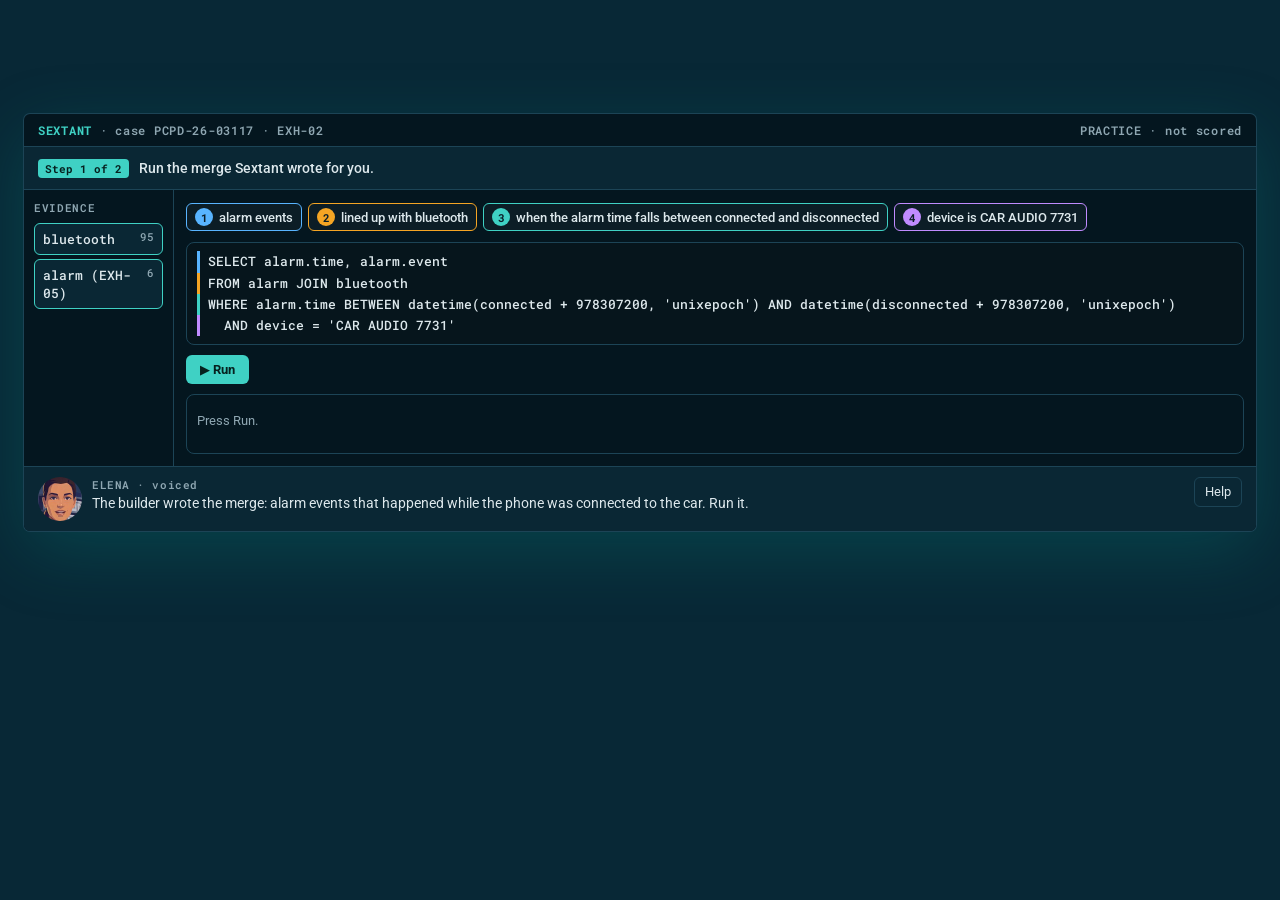
<file: halden/sextant-merge/index.html>
<!doctype html><meta charset="utf-8"><meta name="viewport" content="width=device-width,initial-scale=1"><meta name="robots" content="noindex">
<style>@font-face{font-family:"Montserrat";src:url(fonts/Montserrat.woff2) format("woff2");font-weight:100 900;font-display:block}@font-face{font-family:"Roboto";src:url(fonts/Roboto.woff2) format("woff2");font-weight:100 900;font-display:block}@font-face{font-family:"Roboto Mono";src:url(fonts/RobotoMono.woff2) format("woff2");font-weight:100 900;font-display:block}
#solo-wrap{padding:24px;background:#082836;min-height:100vh;box-sizing:border-box}
html,body{background:#082836!important;margin:0!important;overflow-x:hidden}</style><title>Halden &amp; Co. Prototype</title>
<meta name="claude:viewport-fit-sides" content="cover">
<style>
/* Layout: Rise 360 course chrome (sidebar with % complete, sticky lesson bar, "Lesson N of 6" headers, CONTINUE bars) dressed in the video's palette:
   navy night, slate lab with teal screen glow, red only at the trap and hook, one amber spotlight on the finding. Each block paints a gradient that ends in the next block's color. */
:root{
  --navy:#001E30; --slate:#082836; --deep:#0A3A3E; --warm:#0E2530; --redbase:#1E0E19; --red:#EF5A5F; --amber:#FAC000; --teal:#00A398; --teal-hi:#3FD1C4; --light:#F2F2F2;
  --side:#00131F; --side-2:#02202F;
  --ink:#E8EEF2; --muted:#9DB0BC; --faint:#6F8794; --line:rgba(255,255,255,.12); --card:#0C2C3B; --card-2:#0F3546; --ph-ink:#8FA6B2;
  --accent:#00A398; --accent-ink:#00141F; --focus:#3FD1C4;
  --ok:#6FD39C; --ok-t:rgba(111,211,156,.14); --bad:#FF8A8F; --bad-t:rgba(239,90,95,.16);
  --watch:#C9B0FF; --watch-t:rgba(135,86,210,.28); --story:#9CC6F5; --story-t:rgba(58,123,213,.25); --explore:#B7CBD6; --explore-t:rgba(126,153,168,.22);
  --check:#FFD566; --check-t:rgba(250,192,0,.18); --sextant:#5FE3D6; --sextant-t:rgba(0,163,152,.22); --nav:#C3CCD2; --nav-t:rgba(185,193,199,.16);
  --new:#D2B4FF; --new-t:rgba(135,86,210,.32); --chg:#FFC266; --chg-t:rgba(250,160,0,.22);
  --sx-bg:#04161F; --sx-panel:#0A2734; --sx-line:#1C4456; --sx-ink:#DDE8EC; --sx-muted:#8FA7B2; --sx-red:#EF5A5F;
  --k1:#58B4FF; --k2:#F5A524; --k3:#3FD1C4; --k4:#C08BFF; --k5:#FF8A94;
  --f-display:"Montserrat",system-ui,sans-serif; --f-body:"Roboto",system-ui,sans-serif; --f-mono:"Roboto Mono",ui-monospace,Menlo,monospace;
  color-scheme:dark;
}
*{box-sizing:border-box}
[hidden]{display:none!important}
html,body{margin:0}
body{background:var(--navy);color:var(--ink);font:17px/1.6 var(--f-body)}
button{font:inherit;color:inherit}
a{color:var(--teal-hi)}
:focus-visible{outline:2px solid var(--focus);outline-offset:2px}
h1,h2,h3{font-family:var(--f-display);text-wrap:balance;margin:0}
p{margin:0}
.app{display:grid;grid-template-columns:300px minmax(0,1fr);min-height:100vh;transition:grid-template-columns .25s}
body.nav-closed .app{grid-template-columns:0 minmax(0,1fr)}
body.nav-closed .side{visibility:hidden}
/* ----- Rise sidebar ----- */
.side{background:var(--side);position:sticky;top:0;height:100vh;overflow:auto;display:flex;flex-direction:column;border-right:1px solid rgba(255,255,255,.06)}
.side-cover{position:relative;height:150px;display:flex;align-items:flex-end;padding:16px 20px;text-decoration:none;color:#fff;flex:0 0 auto;
  background:radial-gradient(60% 70% at 78% 30%,rgba(250,192,0,.35),transparent 60%),radial-gradient(50% 60% at 15% 80%,rgba(0,163,152,.25),transparent 70%),linear-gradient(160deg,#0B3047,#001827)}
.side-cover::after{content:"";position:absolute;inset:0;background:linear-gradient(to top,rgba(0,19,31,.85),transparent 70%)}
.side-cover b{position:relative;z-index:1;font:800 19px/1.2 var(--f-display)}
.side-prog{padding:14px 20px 16px;display:flex;flex-direction:column;gap:8px;border-bottom:1px solid rgba(255,255,255,.06)}
.side-prog span{font:700 11px/1 var(--f-body);letter-spacing:.14em;color:var(--muted)}
.prog{height:4px;background:rgba(255,255,255,.12);border-radius:2px;overflow:hidden}.prog i{display:block;height:100%;background:var(--teal);width:0;transition:width .4s}
.menu{list-style:none;margin:0;padding:8px 0;display:flex;flex-direction:column}
.menu .sec{font:700 11px/1 var(--f-body);letter-spacing:.14em;color:var(--faint);padding:16px 20px 8px}
.menu a{display:flex;gap:12px;align-items:center;padding:11px 20px;color:var(--ink);text-decoration:none;font-size:14.5px;line-height:1.35;border-left:3px solid transparent}
.menu a:hover{background:rgba(255,255,255,.04)}
.menu li.cur a{background:rgba(0,163,152,.12);border-left-color:var(--teal);font-weight:700}
.menu .ico{flex:0 0 14px;height:10px;border-top:2px solid var(--faint);border-bottom:2px solid var(--faint);position:relative}
.menu .ico::after{content:"";position:absolute;left:0;right:0;top:2px;border-top:2px solid var(--faint)}
.menu .t{flex:1;display:flex;flex-direction:column;min-width:0}
.menu .t small{color:var(--faint);font:500 11.5px var(--f-mono)}
.ring{flex:0 0 18px;height:18px;border-radius:50%;border:2px solid rgba(255,255,255,.25);display:grid;place-items:center;font-size:10px;font-weight:700}
li.cur .ring{border-color:var(--teal);background:conic-gradient(var(--teal) 0 50%,transparent 50%)}
li.done .ring{border-color:var(--teal);background:var(--teal);color:var(--accent-ink)}
.review-tools{margin-top:auto;border-top:1px solid rgba(255,255,255,.08);padding:12px 20px 20px;font-size:13px;display:flex;flex-direction:column;gap:10px;background:var(--side-2)}
.review-tools summary{cursor:pointer;font:700 11px/1.4 var(--f-body);letter-spacing:.12em;color:var(--amber)}
.review-tools[open] summary{margin-bottom:6px}
.rt-body{display:flex;flex-direction:column;gap:10px}
.scorebox{border:1px solid var(--line);border-radius:8px;padding:8px 12px;display:flex;flex-direction:column;gap:2px}
.scorebox b{font:700 20px var(--f-mono);color:var(--amber)}
.switch{display:flex;gap:8px;align-items:center;cursor:pointer}
.switch input{width:16px;height:16px;accent-color:var(--teal)}
.rt-note{color:var(--muted);font-size:12px}
.legend{display:flex;flex-wrap:wrap;gap:4px}
/* ----- top bar ----- */
main{min-width:0;position:relative}
body::before{content:"";position:fixed;inset:0 0 auto;height:env(safe-area-inset-top,0px);z-index:30;background:var(--side)}
.topbar{position:sticky;top:env(safe-area-inset-top,0px);z-index:20;display:flex;align-items:center;gap:14px;height:52px;background:rgba(0,19,31,.92);border-bottom:1px solid rgba(255,255,255,.06);padding-left:max(12px,env(safe-area-inset-left,0px));padding-right:max(16px,env(safe-area-inset-right,0px))}
.hamb{width:36px;height:36px;border:0;background:none;cursor:pointer;display:grid;place-items:center;border-radius:6px}
.hamb:hover{background:rgba(255,255,255,.06)}
.hamb i{display:block;width:18px;height:12px;border-top:2px solid var(--ink);border-bottom:2px solid var(--ink);position:relative}
.hamb i::after{content:"";position:absolute;left:0;right:0;top:3px;border-top:2px solid var(--ink)}
.topbar .tt{font:600 13px/1.2 var(--f-body);color:var(--muted);white-space:nowrap;overflow:hidden;text-overflow:ellipsis}
.topbar .tt b{color:var(--ink)}
.tb-prog{position:absolute;left:0;bottom:-1px;height:3px;background:var(--teal);width:0}
/* ----- lessons ----- */
.lesson{display:none}
.lesson.on{display:block}
.lhead{background:var(--navy);padding-block:64px 36px;padding-left:max(16px,env(safe-area-inset-left,0px));padding-right:max(16px,env(safe-area-inset-right,0px))}
.lhead .in{max-width:760px;margin:0 auto;display:flex;flex-direction:column;gap:10px}
.lhead .k{font:500 15px/1.3 var(--f-body);font-style:italic;color:var(--muted)}
.lhead h1{font-size:clamp(32px,5vw,48px);font-weight:900;line-height:1.08;letter-spacing:-.01em}
.lhead h1::after{content:"";display:block;width:64px;height:4px;background:var(--amber);margin-top:22px;border-radius:2px}
.blk{position:relative;padding-block:48px;padding-left:max(16px,env(safe-area-inset-left,0px));padding-right:max(16px,env(safe-area-inset-right,0px));background:var(--slate)}
.blk::after{content:"";position:absolute;inset:0;pointer-events:none;opacity:0;transition:opacity .8s;background:radial-gradient(55% 55% at 50% 55%,rgba(239,90,95,.32),transparent 70%)}
.blk.flash-red::after,.blk:has(.sx-res.red)::after{opacity:1}
.blk>.in{position:relative;z-index:1;max-width:760px;margin:0 auto;display:flex;flex-direction:column;gap:16px}
.blk.wide>.in{max-width:960px}
.blk.gated{display:none}
body:not(.learner) .blk.is-new{box-shadow:inset 4px 0 0 var(--new)}
body:not(.learner) .blk.is-chg{box-shadow:inset 4px 0 0 var(--chg)}
.bg-light{--ink:#262626;--muted:#5A6470;--faint:#7D868E;--line:#D9DDE2;--card:#FFFFFF;--card-2:#F7F8F9;--ph-ink:#5A6470;color:var(--ink)}
/* ----- review annotations ----- */
.ann{display:flex;flex-wrap:wrap;gap:6px;align-items:center;font:500 12px/1.4 var(--f-body);color:var(--muted)}
.pill{display:inline-flex;align-items:center;gap:5px;border-radius:999px;padding:2px 9px;font:600 11.5px/1.5 var(--f-body);white-space:nowrap}
.c-watch{background:var(--watch-t);color:var(--watch)}.c-story{background:var(--story-t);color:var(--story)}.c-explore{background:var(--explore-t);color:var(--explore)}
.c-check{background:var(--check-t);color:var(--check)}.c-sextant{background:var(--sextant-t);color:var(--sextant)}.c-nav{background:var(--nav-t);color:var(--nav)}
.t-new{background:var(--new-t);color:var(--new)}.t-chg{background:var(--chg-t);color:var(--chg)}
.bg-light .pill{filter:brightness(.55) saturate(1.4)}
.ann .id{font:700 12px var(--f-mono);color:var(--ink)}
.ann .clock{font:500 12px var(--f-mono)}
.ann .nbtn{margin-left:auto;border:1px solid var(--line);background:transparent;border-radius:6px;padding:2px 10px;font-size:12px;cursor:pointer}
.ann .nbtn.has{border-color:var(--amber);color:var(--amber);font-weight:600}
.why{font-size:13.5px;color:var(--muted);font-style:italic;border-left:2px solid var(--amber);padding-left:10px}
.notebox{display:flex;flex-direction:column;gap:4px}
.notebox textarea{width:100%;min-height:60px;border:1px solid var(--line);border-radius:8px;background:rgba(0,0,0,.25);color:var(--ink);font:14px/1.45 var(--f-body);padding:8px 10px;resize:vertical}
.bg-light .notebox textarea{background:#fff}
.notebox small{color:var(--muted);font:500 11.5px var(--f-mono)}
body.learner .ann,body.learner .why,body.learner .notebox{display:none!important}
/* ----- image placeholders, on palette ----- */
.ph{border-radius:6px;display:flex;align-items:flex-end;justify-content:flex-start;text-align:left;padding:12px;font:500 12px/1.4 var(--f-mono);color:var(--ph-ink);position:relative;overflow:hidden;min-height:150px;
  background:radial-gradient(45% 55% at 72% 32%,rgba(250,192,0,.30),transparent 70%),radial-gradient(40% 50% at 20% 75%,rgba(0,163,152,.18),transparent 70%),linear-gradient(170deg,#123B52,#06192A)}
.ph::before{content:"IMAGE";position:absolute;top:10px;left:12px;font:700 10px var(--f-mono);letter-spacing:.14em;color:rgba(255,255,255,.45)}
.ph span{position:relative;background:rgba(0,0,0,.35);padding:3px 7px;border-radius:4px;color:#C9D6DD}
.ph.wide{aspect-ratio:16/9;max-width:100%}
.ph.round{width:96px;height:96px;min-height:0;border-radius:50%;padding:0;flex:0 0 96px;align-items:center;justify-content:center;box-shadow:0 0 0 4px rgba(255,255,255,.08)}
.ph.round::before{display:none}
.ph.round span{background:none;font-size:10px;letter-spacing:.1em}
/* ----- Rise blocks ----- */
.eyebrow{font:700 12px var(--f-body);letter-spacing:.14em;text-transform:uppercase;color:var(--amber)}
.lead{font-size:20px;line-height:1.55}
h2.bh{font-size:28px;font-weight:800;line-height:1.2}
.btn{display:inline-flex;align-items:center;justify-content:center;gap:8px;border:0;border-radius:4px;background:var(--teal);color:var(--accent-ink);padding:12px 22px;font:700 14px var(--f-body);letter-spacing:.08em;text-transform:uppercase;cursor:pointer;text-decoration:none}
.btn[disabled]{opacity:.35;cursor:not-allowed}
.btn.ghost{background:transparent;color:var(--ink);box-shadow:inset 0 0 0 2px var(--line)}
/* quote (Rise Quote A: avatar on top, centered) */
.quote{display:flex;flex-direction:column;align-items:center;text-align:center;gap:18px}
.quote blockquote{margin:0;font:400 23px/1.55 var(--f-body);max-width:640px}
.quote cite{display:block;font:700 13px var(--f-body);letter-spacing:.12em;text-transform:uppercase;color:var(--muted);margin-top:14px}
.quote cite::before{content:"";display:block;width:32px;height:2px;background:var(--amber);margin:0 auto 12px}
/* statement (Rise Statement A: thick rules) */
.statement{font:800 clamp(26px,3.6vw,34px)/1.3 var(--f-display);border-top:6px solid var(--amber);border-bottom:6px solid var(--amber);padding-block:28px;text-align:center}
.imgtext{display:grid;grid-template-columns:minmax(0,1fr) minmax(0,1fr);gap:32px;align-items:center}
@media (max-width:640px){.imgtext{grid-template-columns:1fr}}
/* cover (Rise cover: full-bleed art, pill START COURSE, DETAILS) */
.cover-hero{position:relative;min-height:560px;display:flex;align-items:flex-end;padding-block:56px;padding-left:max(24px,env(safe-area-inset-left,0px));padding-right:max(24px,env(safe-area-inset-right,0px));
  background:linear-gradient(to top,rgba(0,30,48,.97) 8%,rgba(0,30,48,.55) 45%,rgba(0,30,48,.2)),radial-gradient(35% 45% at 70% 30%,rgba(250,192,0,.45),transparent 70%),radial-gradient(40% 50% at 25% 40%,rgba(0,163,152,.22),transparent 70%),linear-gradient(160deg,#16496A,#03121C)}
.cover-hero .tag{position:absolute;top:18px;right:20px;font:500 12px var(--f-mono);color:rgba(255,255,255,.5);background:rgba(0,0,0,.3);padding:3px 8px;border-radius:4px}
.cover-in{max-width:960px;margin:0 auto;width:100%;display:flex;flex-direction:column;gap:16px}
.cover-in h1{font-size:clamp(38px,6.5vw,64px);font-weight:900;line-height:1.02;letter-spacing:-.015em}
.cover-in .lead{max-width:640px;color:#D4DEE4}
.cover-btns{display:flex;gap:18px;align-items:center;margin-top:8px;flex-wrap:wrap}
.pillbtn{background:#fff;color:#001E30;border-radius:999px;padding:13px 28px;font:800 13px var(--f-body);letter-spacing:.12em;text-decoration:none;border:0}
.linkbtn{background:none;border:0;color:#fff;font:700 13px var(--f-body);letter-spacing:.12em;cursor:pointer}
.objs{margin:0;padding-left:20px;display:flex;flex-direction:column;gap:6px}
.toc{list-style:none;margin:0;padding:0;border-top:1px solid var(--line)}
.toc li{border-bottom:1px solid var(--line)}
.toc a{display:flex;gap:14px;align-items:center;padding:14px 4px;color:var(--ink);text-decoration:none}
.toc a:hover{color:var(--teal-hi)}
.toc .n{font:700 12px var(--f-mono);color:var(--amber);flex:0 0 28px}
.toc .ttl{flex:1;font-weight:500}
.toc small{color:var(--faint);font:500 12px var(--f-mono)}
.toc .sec{font:700 11px var(--f-body);letter-spacing:.14em;color:var(--faint);padding:18px 4px 8px;border-bottom:0}
/* CONTINUE (Rise continue divider) */
.cont>.in{align-items:stretch}
.contbtn{width:100%;padding:20px;font:800 15px var(--f-body);letter-spacing:.2em;border-radius:2px}
.cont [data-lock]{text-align:center;color:var(--muted);font-size:13px}
/* lesson footer (Rise next-lesson) */
.lnav{background:var(--navy);padding-block:56px 72px;padding-left:16px;padding-right:16px;display:flex;flex-direction:column;align-items:center;gap:12px;border-top:1px solid rgba(255,255,255,.06)}
.lnav .nl{font:700 11px var(--f-body);letter-spacing:.16em;color:var(--faint)}
.lnav .btn{font-size:15px;padding:16px 32px}
/* process (Rise process: START card, side arrows, step counter) */
.process{position:relative;display:flex;align-items:center;gap:10px}
.process .cardp{flex:1;background:var(--card);border-radius:4px;box-shadow:0 12px 40px rgba(0,0,0,.35);overflow:hidden;min-width:0}
.process .stage{display:grid;grid-template-columns:220px minmax(0,1fr);gap:22px;padding:26px;align-items:center;min-height:220px}
.process .stage.intro{grid-template-columns:1fr;text-align:center;justify-items:center;gap:14px}
@media (max-width:640px){.process .stage{grid-template-columns:1fr}}
.process h3{font-size:20px;font-weight:800;margin-bottom:8px}
.process .arrow{flex:0 0 44px;height:44px;border-radius:50%;border:0;background:var(--teal);color:var(--accent-ink);font:800 18px var(--f-body);cursor:pointer}
.process .arrow[disabled]{opacity:.25}
.process .dots{display:flex;gap:6px;justify-content:center;padding:0 0 18px}
.process .dots i{width:28px;height:4px;border-radius:2px;background:var(--line)}
.process .dots i.on{background:var(--amber)}
/* labeled graphic (Rise markers) */
.lg{position:relative;border-radius:4px;overflow:hidden;background:var(--sx-bg);aspect-ratio:16/9;max-width:100%;box-shadow:0 0 0 1px var(--sx-line),0 18px 60px rgba(0,163,152,.18)}
.lg .wf{position:absolute;inset:0;display:grid;grid-template-columns:22% 1fr;grid-template-rows:18% 1fr 22%;gap:6px;padding:10px}
.lg .wf div{border:1px solid var(--sx-line);background:rgba(10,39,52,.6);border-radius:4px;color:var(--sx-muted);font:500 11px var(--f-mono);padding:6px}
.lg .wf .ev{grid-row:1/4}
.marker{position:absolute;width:38px;height:38px;border-radius:50%;background:var(--teal);color:var(--accent-ink);border:0;font:800 15px var(--f-display);cursor:pointer;display:grid;place-items:center;transform:translate(-50%,-50%);box-shadow:0 0 0 6px rgba(0,163,152,.3)}
@media (prefers-reduced-motion:no-preference){.marker:not(.seen){animation:pulse 1.8s infinite}}
@keyframes pulse{0%{box-shadow:0 0 0 0 rgba(0,163,152,.55)}100%{box-shadow:0 0 0 16px rgba(0,163,152,0)}}
.marker.seen{background:#fff;color:#001E30;box-shadow:none}
.pop{background:#fff;color:#1E2328;border-radius:4px;padding:16px 18px;font-size:15.5px;box-shadow:0 12px 40px rgba(0,0,0,.4)}
.pop b{font:800 16px var(--f-display);display:block;margin-bottom:4px}
/* flashcard (Rise flashcard) */
.flip{perspective:900px;cursor:pointer;max-width:380px;width:100%;margin:0 auto;border:0;background:none;padding:0}
.flip .card{position:relative;height:260px;transition:transform .55s;transform-style:preserve-3d}
.flip.on .card{transform:rotateY(180deg)}
.flip .face{position:absolute;inset:0;backface-visibility:hidden;border-radius:4px;background:var(--card);box-shadow:0 12px 40px rgba(0,0,0,.35);display:flex;flex-direction:column;justify-content:center;align-items:center;gap:10px;padding:24px;text-align:center}
.flip .face::after{content:"↻";position:absolute;right:14px;bottom:10px;font-size:18px;color:var(--faint)}
.flip .back{transform:rotateY(180deg);background:var(--card-2)}
.flip .big{font:700 34px var(--f-mono);color:var(--amber)}
@media (prefers-reduced-motion:reduce){.flip .card{transition:none}}
/* knowledge check (Rise quiz card) */
.kc{background:var(--card);border-radius:4px;padding:28px;box-shadow:0 12px 40px rgba(0,0,0,.35);display:flex;flex-direction:column;gap:16px}
.kc .qn{font:700 12px var(--f-body);letter-spacing:.14em;color:var(--muted)}
.kc .qt{font:600 20px/1.4 var(--f-body)}
.opts{display:flex;flex-direction:column;gap:2px}
.opt{display:flex;gap:14px;align-items:flex-start;border:0;border-top:1px solid var(--line);padding:14px 4px;cursor:pointer;background:none;text-align:left;width:100%;font-size:16px}
.opt input{margin-top:5px;accent-color:var(--teal);width:18px;height:18px}
.submit{align-self:center;background:none;border:0;border-bottom:2px solid var(--teal);color:var(--ink);font:800 13px var(--f-body);letter-spacing:.16em;padding:6px 2px;cursor:pointer}
.fb{border-radius:4px;padding:14px 16px;font-size:15.5px;display:flex;gap:12px;align-items:flex-start}
.fb::before{flex:0 0 26px;height:26px;border-radius:50%;display:grid;place-items:center;font-weight:800;font-size:14px}
.fb.ok{background:var(--ok-t);color:var(--ink)}.fb.ok::before{content:"✓";background:var(--ok);color:#00141F}
.fb.bad{background:var(--bad-t);color:var(--ink)}.fb.bad::before{content:"✕";background:var(--bad);color:#00141F}
/* scenario (Rise scenario: scene, character, speech bubble, responses) */
.scene{position:relative;border-radius:4px;overflow:hidden;min-height:340px;display:flex;align-items:flex-end;justify-content:center;padding:24px;
  background:radial-gradient(30% 40% at 18% 35%,rgba(250,192,0,.28),transparent 70%),linear-gradient(175deg,#1A4560,#06192A)}
.scene .who-img{position:absolute;right:6%;bottom:0;width:200px;height:290px;border-radius:100px 100px 0 0;background:linear-gradient(#2C5269,#13324A);display:grid;place-items:center;font:600 11px var(--f-mono);color:#B8C8D2}
.scene .bubble{position:relative;z-index:1;background:#fff;color:#1E2328;border-radius:6px;padding:18px 20px;max-width:520px;width:100%;margin-right:auto;display:flex;flex-direction:column;gap:12px}
.scene .bubble .nm{font:800 12px var(--f-body);letter-spacing:.12em;color:#5A6470}
.scene .bubble .say{font-size:18px}
.scene .resp{display:flex;flex-direction:column;gap:8px}
.scene .resp button{text-align:left;border:2px solid #D9DDE2;background:#fff;color:#1E2328;border-radius:4px;padding:10px 12px;cursor:pointer;font-size:15px}
.scene .resp button:hover{border-color:var(--teal)}
.scene .fb{color:#1E2328}
/* sorting (Rise sorting activity) */
.piles{display:grid;grid-template-columns:1fr 1fr;gap:14px}
@media (max-width:560px){.piles{grid-template-columns:1fr}}
.pile{border:2px dashed rgba(255,255,255,.25);border-radius:4px;padding:14px;min-height:150px;display:flex;flex-direction:column;gap:8px;cursor:pointer;background:rgba(0,0,0,.15)}
.pile h3{font:800 13px var(--f-body);letter-spacing:.12em;text-transform:uppercase;color:var(--muted);text-align:center}
.cards{display:flex;flex-wrap:wrap;gap:10px;justify-content:center}
.scard{border:0;background:var(--card);border-radius:4px;padding:12px 14px;font-size:15px;cursor:pointer;text-align:left;box-shadow:0 6px 20px rgba(0,0,0,.3);max-width:340px}
.scard[aria-pressed="true"]{box-shadow:0 0 0 3px var(--teal),0 6px 20px rgba(0,0,0,.3)}
.scard.ok{box-shadow:inset 4px 0 0 var(--ok)}.scard.bad{box-shadow:inset 4px 0 0 var(--bad)}
/* tables, timeline, chart */
.tbl{overflow-x:auto;background:var(--card);border-radius:4px}
table{border-collapse:collapse;width:100%;font-size:15px}
th,td{text-align:left;padding:12px 16px;border-bottom:1px solid var(--line)}
th{font:700 12px var(--f-body);text-transform:uppercase;letter-spacing:.1em;color:var(--muted);background:rgba(255,255,255,.03)}
td.m{font-family:var(--f-mono);font-variant-numeric:tabular-nums;white-space:nowrap;color:var(--amber)}
.tl{list-style:none;margin:0;padding:0 0 0 8px;border-left:2px solid var(--line);display:flex;flex-direction:column;gap:18px}
.tl li{padding-left:22px;position:relative;display:flex;flex-direction:column}
.tl li::before{content:"";position:absolute;left:-17px;top:5px;width:14px;height:14px;border-radius:50%;background:var(--navy);border:2px solid var(--muted)}
.tl li.car::before{background:var(--teal);border-color:var(--teal)}
.tl li.al::before{background:var(--red);border-color:var(--red)}
.tl b{font:700 15px var(--f-mono);color:var(--amber)}
.bars{display:flex;flex-direction:column;gap:12px}
.bar{display:grid;grid-template-columns:130px minmax(0,1fr) 36px;gap:12px;align-items:center;font-size:14px}
.bar i{display:block;height:26px;background:linear-gradient(90deg,var(--teal),var(--teal-hi));border-radius:2px}
.bar b{font-family:var(--f-mono);text-align:right}
/* tabs, accordion */
.tabs{display:flex;gap:4px;border-bottom:1px solid var(--line);flex-wrap:wrap}
.tabs button{border:0;background:none;padding:12px 16px;border-bottom:3px solid transparent;cursor:pointer;font:700 13px var(--f-body);letter-spacing:.08em;text-transform:uppercase;color:var(--muted)}
.tabs button[aria-selected="true"]{border-color:var(--amber);color:var(--ink)}
details.acc{background:var(--card);border-radius:2px;box-shadow:inset 4px 0 0 var(--teal);margin-bottom:2px}
details.acc summary{list-style:none;cursor:pointer;padding:16px 20px;font-weight:700;display:flex;justify-content:space-between;gap:10px}
details.acc summary::-webkit-details-marker{display:none}
details.acc summary::after{content:"+";font-size:22px;line-height:1;color:var(--teal-hi)}
details.acc[open] summary::after{content:"–"}
details.acc>p{padding:0 20px 18px}
/* diagrams */
.diag{background:var(--card);border-radius:4px;padding:20px;display:flex;flex-direction:column;gap:14px;box-shadow:0 12px 40px rgba(0,0,0,.3)}
.flow{display:flex;align-items:stretch;gap:8px;flex-wrap:wrap}
.flow .node{flex:1 1 150px;border:1px solid var(--line);border-radius:4px;padding:12px;display:flex;flex-direction:column;gap:4px;min-width:0;background:rgba(0,0,0,.15)}
.flow .arrow{align-self:center;font:700 22px var(--f-mono);color:var(--amber)}
.flow .node b{font-family:var(--f-display);font-size:14px}
.flow .node small{color:var(--muted);font-size:12.5px}
.flow .ph{min-height:80px}
.mini td,.mini th{padding:5px 8px;font-size:12px}
.mini td{font-family:var(--f-mono)}
.mini tr.hl td{background:rgba(0,163,152,.2);color:var(--teal-hi);font-weight:700}
.clocks{display:grid;grid-template-columns:1fr auto 1fr;gap:12px;align-items:center}
.clk{border:2px solid var(--line);border-radius:6px;padding:16px;text-align:center;display:flex;flex-direction:column;gap:2px;background:rgba(0,0,0,.2)}
.clk .tm{font:700 40px var(--f-mono)}
.clk.here{border-color:var(--amber);box-shadow:0 0 30px rgba(250,192,0,.18)}
.clk.here .tm{color:var(--amber)}
.clk small{color:var(--muted)}
.ruler{display:grid;grid-template-columns:auto 1fr auto;gap:10px;align-items:center;font:500 12.5px var(--f-mono);color:var(--muted)}
.ruler i{height:2px;background:var(--muted);position:relative}
.ruler i::after{content:"";position:absolute;right:-1px;top:-5px;border-left:8px solid var(--muted);border-top:6px solid transparent;border-bottom:6px solid transparent}
svg text{fill:var(--muted);font:500 11px var(--f-mono)}
svg .axis{stroke:rgba(255,255,255,.25)}
svg .carbar{fill:var(--teal)}
svg .alarm{stroke:var(--red);stroke-width:3}
svg .lbl{fill:var(--ink);font:600 12px var(--f-body)}
/* case board (pinned cards under a lamp) */
.board{border-radius:4px;padding:22px;display:flex;flex-direction:column;gap:16px;background:radial-gradient(60% 80% at 80% 0%,rgba(250,192,0,.14),transparent 70%),#0A2433;box-shadow:inset 0 0 0 1px rgba(255,255,255,.06)}
.pins{display:grid;grid-template-columns:repeat(auto-fit,minmax(190px,1fr));gap:14px}
.pin{background:#E9E4D6;color:#1E2328;border-radius:2px;padding:14px 14px 12px;font-size:15px;display:flex;flex-direction:column;gap:4px;position:relative;box-shadow:0 8px 20px rgba(0,0,0,.4)}
.pin::before{content:"";position:absolute;top:-6px;left:50%;width:12px;height:12px;border-radius:50%;background:#6C7A84;transform:translateX(-50%);box-shadow:0 2px 3px rgba(0,0,0,.4)}
.pin small{font:700 10.5px var(--f-body);color:#5A6470;text-transform:uppercase;letter-spacing:.12em}
.pin.newpin::before{background:var(--amber)}
.pin.newpin{box-shadow:0 0 0 2px var(--amber),0 8px 20px rgba(0,0,0,.4)}
.skills{display:flex;gap:8px;flex-wrap:wrap;font:700 12px var(--f-body);letter-spacing:.06em}
.skills span{border:1px solid var(--line);border-radius:999px;padding:5px 12px;color:var(--muted)}
.skills span.now{background:var(--amber);color:#1E2328;border-color:var(--amber)}
.skills span.did{color:var(--teal-hi);border-color:var(--teal)}
/* video (Rise player) */
.video{aspect-ratio:16/9;border-radius:4px;display:grid;place-items:center;color:#E8EEF2;position:relative;cursor:pointer;border:0;width:100%;font:500 14px var(--f-mono);overflow:hidden;
  background:radial-gradient(35% 45% at 70% 35%,rgba(250,192,0,.35),transparent 70%),linear-gradient(165deg,#163F5A,#030E16)}
.video .play{width:76px;height:76px;border-radius:50%;background:rgba(255,255,255,.92);color:#001E30;display:grid;place-items:center;font-size:26px;padding-left:5px}
.video .bar2{position:absolute;left:0;right:0;bottom:0;height:42px;background:linear-gradient(transparent,rgba(0,0,0,.7));display:flex;align-items:center;gap:12px;padding:0 14px;font-size:12px}
.video .bar2 i{flex:1;height:3px;background:rgba(255,255,255,.3);border-radius:2px}
.video .cap{position:absolute;left:14px;top:12px;font-size:12px;opacity:.75}
/* ---------- Sextant ---------- */
.sx{background:var(--sx-bg);color:var(--sx-ink);border-radius:6px;overflow:hidden;font-size:14px;box-shadow:0 0 0 1px var(--sx-line),0 20px 70px rgba(0,163,152,.22)}
.sx-top{display:flex;justify-content:space-between;gap:10px;padding:8px 14px;border-bottom:1px solid var(--sx-line);font:600 12px var(--f-mono);letter-spacing:.06em;color:var(--sx-muted);flex-wrap:wrap}
.sx-top b{color:var(--k3)}
.sx-task{padding:10px 14px;background:var(--sx-panel);border-bottom:1px solid var(--sx-line);font-weight:500;display:flex;gap:10px;align-items:center;flex-wrap:wrap}
.sx-task .stp{font:700 11px var(--f-mono);background:var(--k3);color:#06211F;border-radius:4px;padding:2px 7px}
.sx-body{display:grid;grid-template-columns:150px minmax(0,1fr)}
@media (max-width:620px){.sx-body{grid-template-columns:1fr}.sx-ev{border-right:0!important;border-bottom:1px solid var(--sx-line)}}
.sx-ev{border-right:1px solid var(--sx-line);padding:10px;display:flex;flex-direction:column;gap:4px}
.sx-ev h4{margin:0 0 4px;font:600 11px var(--f-mono);color:var(--sx-muted);letter-spacing:.06em}
.sx-ev button{background:none;border:1px solid transparent;color:var(--sx-ink);text-align:left;padding:6px 8px;border-radius:6px;cursor:pointer;font:500 13px var(--f-mono);display:flex;justify-content:space-between;gap:6px}
.sx-ev button:hover{border-color:var(--sx-line)}
.sx-ev button.act{background:var(--sx-panel);border-color:var(--k3)}
.sx-ev button small{color:var(--sx-muted)}
.sx-main{padding:12px;display:flex;flex-direction:column;gap:10px;min-width:0}
.sx-builder{display:flex;flex-wrap:wrap;gap:6px;align-items:center;min-height:30px}
.sx-builder .empty{color:var(--sx-muted);font-size:13px}
.chipk{display:inline-flex;align-items:center;gap:6px;border-radius:6px;padding:4px 8px;font:500 13px var(--f-body);border:1px solid;background:rgba(255,255,255,.03)}
.chipk .n{font:700 11px var(--f-mono);border-radius:50%;width:18px;height:18px;display:grid;place-items:center;color:#0B1E28}
.chipk input,.chipk select{background:#06151C;border:1px solid var(--sx-line);color:var(--sx-ink);border-radius:4px;padding:3px 6px;font:500 13px var(--f-mono);min-width:0;width:170px;max-width:100%}
.chipk select{width:auto}
.k1{border-color:var(--k1)}.k1 .n{background:var(--k1)}.k2{border-color:var(--k2)}.k2 .n{background:var(--k2)}.k3{border-color:var(--k3)}.k3 .n{background:var(--k3)}
.k4{border-color:var(--k4)}.k4 .n{background:var(--k4)}.k5{border-color:var(--k5)}.k5 .n{background:var(--k5)}
.addchip{background:none;border:1px dashed var(--sx-muted);color:var(--sx-ink);border-radius:6px;padding:4px 10px;cursor:pointer;font:500 13px var(--f-body)}
.sx-sql{background:#06151C;border:1px solid var(--sx-line);border-radius:8px;padding:8px 10px;font:500 12.5px/1.7 var(--f-mono);overflow-x:auto;margin:0;white-space:pre}
.sx-sql .ln{display:block;padding-left:8px;border-left:3px solid transparent}
.sx-sql .ln[data-k="1"]{border-color:var(--k1)}.sx-sql .ln[data-k="2"]{border-color:var(--k2)}.sx-sql .ln[data-k="3"]{border-color:var(--k3)}.sx-sql .ln[data-k="4"]{border-color:var(--k4)}.sx-sql .ln[data-k="5"]{border-color:var(--k5)}
.sx-sql input{background:#0B2230;border:1px dashed var(--k2);color:var(--sx-ink);font:inherit;padding:1px 4px;border-radius:3px;width:100%;max-width:640px}
.sx-ctrl{display:flex;flex-wrap:wrap;gap:8px;align-items:center}
.sxbtn{background:var(--k3);color:#06211F;border:0;border-radius:6px;padding:7px 14px;font:700 13px var(--f-body);cursor:pointer}
.sxbtn.ghost{background:none;color:var(--sx-ink);border:1px solid var(--sx-line)}
.sxbtn[disabled]{opacity:.4;cursor:not-allowed}
.sx-ctrl label{font-size:13px;color:var(--sx-muted);display:flex;gap:6px;align-items:center;flex-wrap:wrap}
.sx-ctrl input[type=text]{background:#06151C;border:1px solid var(--sx-line);color:var(--sx-ink);border-radius:4px;padding:5px 8px;font:500 13px var(--f-mono);width:110px}
.sx-res{border:1px solid var(--sx-line);border-radius:8px;min-height:60px;overflow-x:auto;transition:box-shadow .3s,border-color .3s}
.sx-res.red{border-color:var(--sx-red);box-shadow:0 0 0 2px var(--sx-red),0 0 30px rgba(239,90,95,.35)}
.sx-res .rhead{display:flex;justify-content:space-between;padding:6px 10px;font:600 11.5px var(--f-mono);color:var(--sx-muted);border-bottom:1px solid var(--sx-line);gap:8px;flex-wrap:wrap}
.sx-res .zero{padding:18px 10px;text-align:center;font:700 22px var(--f-mono);color:var(--sx-red)}
.sx-res .hint0{padding:16px 10px;color:var(--sx-muted);font-size:13px}
.sx-res table{font-size:12.5px}
.sx-res th{color:var(--sx-muted);border-color:var(--sx-line);background:none;padding:7px 10px;font:600 11px var(--f-mono)}
.sx-res td{border-color:var(--sx-line);color:var(--sx-ink);font-family:var(--f-mono);white-space:nowrap;padding:7px 10px}
.sx-res tr.hl td{background:rgba(63,209,196,.12);color:var(--k3)}
.sx-el{display:flex;gap:10px;padding:10px 14px;border-top:1px solid var(--sx-line);background:var(--sx-panel);align-items:flex-start}
.sx-el .av{flex:0 0 36px;height:36px;border-radius:50%;background:radial-gradient(60% 60% at 60% 35%,rgba(250,192,0,.45),transparent 70%),#2B4756;display:grid;place-items:center;font:700 12px var(--f-mono);color:var(--sx-ink)}
.sx-el .txt{flex:1;min-width:0}
.sx-el .txt small{display:block;font:600 11px var(--f-mono);color:var(--sx-muted);letter-spacing:.05em}
.sx-el .help{background:none;border:1px solid var(--sx-line);color:var(--sx-ink);border-radius:6px;padding:4px 10px;cursor:pointer;font-size:12.5px;white-space:nowrap}
.glow{box-shadow:0 0 0 2px var(--k2),0 0 18px rgba(245,165,36,.6)!important;border-radius:6px}
.sx-score{display:flex;gap:6px;flex-wrap:wrap;font:600 12px var(--f-mono)}
.sx-score span{border:1px solid var(--sx-line);border-radius:4px;padding:2px 7px;color:var(--sx-muted)}
.sx-score span.got{border-color:var(--k3);color:var(--k3)}
.sx-score span.lost{border-color:var(--sx-red);color:var(--sx-red);text-decoration:line-through}
.report{color-scheme:light;background:#F4F1E8;color:#1E2328;border-radius:4px;padding:16px;display:flex;flex-direction:column;gap:10px;font-size:14px;--line:#D8D2C2;--ink:#1E2328}
.report h4{margin:0;font:700 13px var(--f-mono);letter-spacing:.06em}
.final{border-radius:6px;padding:14px;text-align:center;font-size:15px;flex-direction:column;align-items:center}
.final::before{display:none}
.final b{display:block;font:800 30px var(--f-mono)}
@media (max-width:900px){
  .app,body.nav-closed .app{grid-template-columns:1fr}
  .side{position:fixed;inset:0 auto 0 0;width:min(320px,86vw);z-index:40;transform:translateX(-100%);transition:transform .25s;height:100%;visibility:visible!important}
  body.nav-open .side{transform:none;box-shadow:0 0 0 100vmax rgba(0,0,0,.55)}
}
</style>

<div class="app">
<nav class="side" id="side" aria-label="Course menu">
  <a class="side-cover" href="#cover"><b>The Halden &amp; Co. Break-in</b></a>
  <div class="side-prog"><span id="pct">0% COMPLETE</span><div class="prog" aria-hidden="true"><i id="progbar"></i></div></div>
  <ol class="menu" id="menu"></ol>
  <details class="review-tools" open><summary>PROTOTYPE REVIEW PANEL</summary><div class="rt-body">
    <div class="scorebox" aria-live="polite"><span class="rt-note">Case score (shown at the end in the real course)</span><b id="score">0 / 10</b><span class="rt-note" id="scoreparts">Your turn – · Count – · Conclude –</span></div>
    <label class="switch"><input type="checkbox" id="sw-learner"> Learner view (hide review notes)</label>
    <label class="switch"><input type="checkbox" id="sw-unlock"> Unlock all blocks</label>
    <div class="legend" aria-label="Legend">
      <span class="pill t-new">NEW</span><span class="pill t-chg">CHANGED</span>
      <span class="pill c-watch">Watch</span><span class="pill c-story">Story</span><span class="pill c-explore">Read &amp; explore</span>
      <span class="pill c-check">Practice</span><span class="pill c-sextant">Sextant</span><span class="pill c-nav">Navigation</span>
    </div>
    <div class="rt-note" id="runtime"></div>
    <div class="rt-note" id="savemode">Notes: connecting…</div>
  </div></details>
</nav>

<main id="main">
<div class="topbar"><button class="hamb" id="hamb" type="button" aria-label="Show or hide the lesson menu" aria-controls="side"><i></i></button><span class="tt" id="tbtitle"></span><i class="tb-prog" id="tbprog"></i></div>

<!-- ================= COVER ================= -->
<section class="lesson" id="cover" data-title="Start" data-short="Cover">
  <div class="cover-hero"><span class="tag">COVER ART · store window in the rain (video's first shot)</span>
    <div class="cover-in">
      <div class="eyebrow">Yuto Original · Case PCPD-26-03117</div>
      <h1>The Halden &amp; Co. Break-in</h1>
      <p class="lead">A jewelry store is robbed. One suspect wipes his phone. The other can't. Use Sextant to read that phone's records and show where it's been.</p>
      <div class="cover-btns"><a class="pillbtn" href="#l1">START COURSE</a><button class="linkbtn" type="button" id="detbtn" aria-expanded="false">DETAILS ⌄</button></div>
    </div>
  </div>
  <div class="blk" data-id="0" data-type="Cover page" data-cat="nav" data-tag="chg" data-dur="0"
    data-why="Your note: 'Fictional' removed, and the description now says what they'll learn to do in Sextant, short and plain. Title options to choose from: 'The Halden &amp; Co. Break-in' · 'Where Has This Phone Been?' · 'Five Hours Off'. The fictional disclaimer moves to the course footer.">
    <div class="in">
      <div id="details" hidden><p style="margin-bottom:10px"><b>You'll learn to:</b></p>
      <ul class="objs"><li>Read a phone's records as a table</li><li>Turn phone time into local time</li><li>Line up two records on one clock</li><li>Count a pattern and word a finding a court accepts</li></ul>
      <p style="color:var(--muted);font-size:15px;margin-top:10px">About 17 minutes · 3 hands-on moments in Sextant · scored out of 10</p></div>
      <ol class="toc" id="toc"></ol>
    </div>
  </div>
</section>

<!-- ================= LESSON 1 ================= -->
<section class="lesson" id="l1" data-title="The case" data-short="1">
  <header class="lhead"><div class="in"><div class="k">Lesson 1 of 6</div><h1>The case</h1></div></header>

  <div class="blk" data-id="1.1" data-type="Video" data-cat="watch" data-dur="115" data-done-on="video">
    <div class="in"><button class="video" type="button" data-video="1.1" aria-label="Play the intro video"><span class="play">▶</span><span class="cap">Intro video · captions EN / ES</span><span class="bar2">▶ <i></i> 0:00 / 1:55 · CC</span></button></div>
  </div>

  <div class="blk alt" data-id="1.2" data-type="Accordion" data-cat="explore" data-dur="0">
    <div class="in"><details class="acc"><summary>Read the video transcript</summary>
      <p style="font-size:15px;color:var(--muted)">Halden and Company, forty-seven years on Mercer Street, never once robbed. Until Tuesday night, when someone took fourteen watches in seven minutes. … I know someone who can help with this, and that's you. Ready to take a look?<br><i>(Full transcript with speaker names in the build.)</i></p></details></div>
  </div>

  <div class="blk is-chg" data-id="1.3" data-type="Quote" data-cat="story" data-tag="chg" data-dur="15"
    data-why="Your note: she picks up her last line from the video ('Ready to take a look?'), then says who she is and what we're doing. Hale isn't introduced here; he's introduced in lesson 3, when he walks in with the alarm log.">
    <div class="in"><div class="quote"><div class="ph round"><span>ELENA</span></div>
      <div><blockquote>"Ready? Good. I'm Elena, from the Digital Evidence Unit. Here's where we are: two men, one gray car, and one phone that wasn't wiped. Marsh says he's never been in that car. Let's see what his phone says."</blockquote><cite>Elena Rios · Digital Evidence Unit</cite></div></div></div>
  </div>

  <div class="blk alt" data-id="1.4" data-type="Statement" data-cat="story" data-dur="5">
    <div class="in"><p class="statement">Your question: has Marsh's phone been in Vance's car?</p></div>
  </div>

  <div class="blk is-chg" data-id="1.5" data-type="Process" data-cat="explore" data-tag="chg" data-dur="25"
    data-why="Your note: the checklist was dry. Now it's Rise's Process block: four steps, each with a small picture, read one at a time. Same facts.">
    <div class="in">
      <div class="process" data-process>
        <button class="arrow" type="button" data-prev aria-label="Previous step">‹</button>
        <div class="cardp">
          <div class="stage intro" data-step><div class="eyebrow">The case file</div><h3>Before you start</h3><p>Four things happened before this phone reached you.</p><button class="btn" type="button" data-start>Start</button></div>
          <div class="stage" data-step hidden><div class="ph"><span>IMG · signed warrant, court stamp</span></div><div><h3>1 · The warrant</h3><p>PCPD-SW-26-0412, signed Wednesday 4 March at 16:30. We're allowed to search the phone.</p></div></div>
          <div class="stage" data-step hidden><div class="ph"><span>IMG · phone on a lab dock, cable in</span></div><div><h3>2 · The copy</h3><p>The lab copied the phone on Thursday 5 March at 09:30. A digital fingerprint (hash) proves the copy matches the phone exactly.</p></div></div>
          <div class="stage" data-step hidden><div class="ph"><span>IMG · phone with four ticks: name, SIM, account, Bluetooth</span></div><div><h3>3 · The match</h3><p>Device name, SIM, Apple Account and Bluetooth address all match. This is Marsh's phone.</p></div></div>
          <div class="stage" data-step hidden><div class="ph"><span>IMG · gloved hand holding a phone, face out of frame</span></div><div><h3>4 · The limit</h3><p>The phone can't tell us who was holding it. That's a separate question. Your job is what the phone did.</p></div></div>
          <div class="dots" data-dots></div>
        </div>
        <button class="arrow" type="button" data-next aria-label="Next step">›</button>
      </div>
    </div>
  </div>

  <div class="blk alt" data-id="1.6" data-type="Image & text" data-cat="explore" data-dur="10">
    <div class="in"><div class="imgtext"><div class="ph"><span>EXH-03 · car stereo screen: "CAR AUDIO 7731", paired list shows "Leon's iPhone"</span></div>
      <div><div class="eyebrow">EXH-03 · Car search, 4 Mar</div><p>The gray sedan's stereo is named <b>CAR AUDIO 7731</b>. Its paired list shows "Leon's iPhone".</p><p style="margin-top:10px"><i>Elena: "Remember that stereo name. You'll need it."</i></p></div></div></div>
  </div>

  <div class="blk is-new" data-id="1.7a" data-type="Image & text (diagram)" data-cat="explore" data-tag="new" data-dur="20"
    data-why="Your question on 1.7: yes, this is the learner's first time with Sextant. This new block explains the idea in plain words, with a picture, before they see the tool's screen.">
    <div class="in">
      <div class="eyebrow">Meet Sextant</div>
      <h2 class="bh">A phone keeps a diary. Sextant reads it.</h2>
      <p>Every time a phone connects to something (earbuds, a car, a Wi-Fi network) it writes a line in its records. The lab copies those records out, and Sextant, our analysis tool, sorts them into tables, like a spreadsheet.</p>
      <div class="diag">
        <div class="flow">
          <div class="node"><b>1 · The phone</b><small>Keeps a record of each connection</small><div class="ph" style="min-height:70px"><span>phone icon</span></div></div>
          <div class="arrow">→</div>
          <div class="node"><b>2 · The lab copy</b><small>Copied and fingerprinted (hash)</small><div class="ph" style="min-height:70px"><span>lab dock icon</span></div></div>
          <div class="arrow">→</div>
          <div class="node" style="flex-basis:260px"><b>3 · Sextant's table</b><small>One row = one event · one column = one fact</small>
            <div class="tbl"><table class="mini"><thead><tr><th>device</th><th>connected</th></tr></thead><tbody>
              <tr><td>Leon's AirPods</td><td class="m">791723056</td></tr><tr><td>LIVING ROOM SPEAKER</td><td class="m">791776306</td></tr><tr class="hl"><td>CAR AUDIO 7731</td><td class="m">794289494</td></tr></tbody></table></div></div>
        </div>
      </div>
    </div>
  </div>

  <div class="blk alt is-chg" data-id="1.7" data-type="Labeled graphic" data-cat="explore" data-tag="chg" data-dur="20" data-done-on="markers"
    data-why="Your note: added a one-line intro so the learner knows what they're looking at and what to do.">
    <div class="in">
      <p><b>This is Sextant.</b> Tap the three markers to see how it works.</p>
      <div class="lg" data-lg>
        <div class="wf"><div class="ev">evidence list</div><div>sentence builder</div><div>data table</div><div>SQL panel</div></div>
        <button class="marker" type="button" style="left:12%;top:40%" data-m="0">1</button>
        <button class="marker" type="button" style="left:60%;top:56%" data-m="1">2</button>
        <button class="marker" type="button" style="left:55%;top:10%" data-m="2">3</button>
      </div>
      <div class="pop" data-pop hidden></div>
    </div>
  </div>

  <div class="blk is-chg" data-id="1.8" data-type="Image + lesson button" data-cat="nav" data-tag="chg" data-dur="5"
    data-why="Your note: 'no image or interaction?' Rise's Continue divider is only a button, so it's gone. The lesson ends on the phone itself, bagged as evidence, with Elena's line, and the next-lesson button below does the job. It unlocks once all three markers are open.">
    <div class="in"><div class="imgtext"><div class="ph"><span>IMG · EXH-02, Leon's blue iPhone in an evidence bag, powered, on the lab bench</span></div>
      <div><div class="eyebrow">EXH-02 · Leon's iPhone</div><p class="lead"><i>"Everything's ready. Let's open his phone."</i></p></div></div></div>
  </div>
  <div class="lnav"><a class="btn" href="#l2" data-needs="1.7">Open Marsh's phone →</a></div>
</section>

<!-- ================= LESSON 2 ================= -->
<section class="lesson" id="l2" data-title="Read the table" data-short="2">
  <header class="lhead"><div class="in"><div class="k">Lesson 2 of 6 · Skill 1 of 3</div><h1>Read the table</h1></div></header>

  <div class="blk is-new" data-id="2.0" data-type="Image (case board)" data-cat="story" data-tag="new" data-dur="10"
    data-why="NEW bridge: the case board opens every lesson. It shows what we know so far (new pins highlighted) and which skill comes next, so each lesson picks up where the last one ended. In Rise it's one image, updated per lesson.">
    <div class="in"><div class="board"><div class="eyebrow">Case board · what we know</div>
      <div class="pins"><div class="pin"><small>The claim</small>"I've never been in his car." Leon Marsh</div><div class="pin"><small>The car</small>Gray sedan, stereo CAR AUDIO 7731</div><div class="pin"><small>The phone</small>Marsh's iPhone, copy verified</div></div>
      <div class="skills"><span class="now">1 · Read the table</span><span>2 · Merge</span><span>3 · Count</span></div></div></div>
  </div>

  <div class="blk alt" data-id="2.1" data-type="Text" data-cat="story" data-dur="5">
    <div class="in"><h2 class="bh">Skill 1 · Read the table</h2><p>Pick the rows that matter, and turn the phone's time into a time a jury can read.</p></div>
  </div>

  <div class="blk" data-id="2.2" data-type="Flashcard" data-cat="check" data-dur="10">
    <div class="in"><p style="text-align:center;color:var(--muted)">Tap the card.</p>
      <button class="flip" type="button" aria-label="Flip card"><div class="card"><div class="face"><span class="big">794289494</span><span>This is a time. When?</span></div>
        <div class="face back"><b>22:58:14 on Tuesday 3 March, in Port Calder.</b><span style="font-size:14px;color:var(--muted)">iPhones count seconds from 1 January 2001, in world time (UTC).</span></div></div></button></div>
  </div>

  <div class="blk alt is-new" data-id="2.2b" data-type="Image & text (diagram)" data-cat="explore" data-tag="new" data-dur="20"
    data-why="NEW, the 'con plastilina' moment: a picture of the two clocks before they ever touch the time fix. It also plants the five hours that the trap in lesson 3 depends on.">
    <div class="in">
      <h2 class="bh">Two clocks</h2>
      <p>Phones don't store dates. They count seconds from one fixed moment: midnight on 1 January 2001, in world time (UTC).</p>
      <div class="diag">
        <div class="ruler"><span>1 Jan 2001<br>00:00 UTC</span><i></i><span>+ 794,289,494 s</span></div>
        <div class="clocks">
          <div class="clk"><small>World time (UTC)</small><span class="tm">03:58</span><small>Wed 4 March</small></div>
          <div style="font:700 15px var(--f-mono);text-align:center">−5 h</div>
          <div class="clk here"><small>Port Calder</small><span class="tm">22:58</span><small>Tue 3 March</small></div>
        </div>
        <p style="font-size:14px">Same moment, two clocks. Port Calder is <b>five hours behind</b> world time in winter, so every phone time needs that fix.</p>
      </div>
    </div>
  </div>

  <div class="blk" data-id="2.3" data-type="Code block · Sextant" data-cat="sextant" data-dur="120"
    data-why="Not scored. Full help ladder (nudge, highlight, show). Elena is voiced here (Katie). In the prototype the 'Help' button walks through the three levels.">
    <div class="in"><div data-sx="showme"></div></div>
  </div>

  <div class="blk alt cont" data-id="2.4" data-type="Continue" data-cat="nav" data-dur="0" data-needs="2.3">
    <div class="in" style="align-items:center"><button class="btn contbtn" type="button" disabled>Your turn</button><small style="color:var(--muted)" data-lock>Finish the steps above to continue.</small></div>
  </div>

  <div class="blk" data-id="2.5" data-type="Quote" data-cat="story" data-dur="5">
    <div class="in"><div class="quote"><div class="ph round"><span>ELENA</span></div><div><blockquote>"Now you. Same moves, different table. When did Marsh's phone reach the motel? I'll stay quiet unless you ask."</blockquote></div></div></div>
  </div>

  <div class="blk alt" data-id="2.6" data-type="Code block · Sextant" data-cat="sextant" data-dur="75"
    data-why="Scored, 3 points. One 'Ask Elena' hint per task, costing that task's point. Wrong tries cost nothing.">
    <div class="in"><div data-sx="yourturn"></div></div>
  </div>

  <div class="blk is-new" data-id="2.7" data-type="Quote" data-cat="story" data-tag="new" data-dur="5"
    data-why="NEW bridge: Elena closes the lesson by saying what they found and what's next.">
    <div class="in"><div class="quote"><div class="ph round"><span>ELENA</span></div><div><blockquote>"In the car at 22:58, out at 23:41, at the motel by 23:58. Now let's put that next to the store's alarm."</blockquote></div></div></div>
  </div>
  <div class="lnav"><a class="btn" href="#l3">Next: the alarm log →</a></div>
</section>

<!-- ================= LESSON 3 ================= -->
<section class="lesson" id="l3" data-title="Merge: the trap" data-short="3">
  <header class="lhead"><div class="in"><div class="k">Lesson 3 of 6 · Skill 2 of 3</div><h1>Merge: the trap</h1></div></header>

  <div class="blk is-new" data-id="3.0" data-type="Image (case board)" data-cat="story" data-tag="new" data-dur="10" data-why="NEW bridge: the case board, with the two new facts pinned.">
    <div class="in"><div class="board"><div class="eyebrow">Case board · what we know</div>
      <div class="pins"><div class="pin"><small>The claim</small>"I've never been in his car."</div><div class="pin newpin"><small>New · Bluetooth</small>Phone in the car 22:58 – 23:41</div><div class="pin newpin"><small>New · Wi-Fi</small>Phone at the motel 23:58</div></div>
      <div class="skills"><span class="did">1 · Read the table ✓</span><span class="now">2 · Merge</span><span>3 · Count</span></div></div></div>
  </div>

  <div class="blk alt is-chg" data-id="3.1" data-type="Quote" data-cat="story" data-tag="chg" data-dur="5" data-why="Hale is introduced here instead of in 1.3: name and role in the caption.">
    <div class="in"><div class="quote"><div class="ph round"><span>HALE</span></div><div><blockquote>"Alarm company sent their log. Tell me that car was there when the door went."</blockquote><cite>Detective Hale · lead on the case</cite></div></div></div>
  </div>

  <div class="blk" data-id="3.2" data-type="Table" data-cat="explore" data-dur="10">
    <div class="in"><div class="eyebrow">EXH-05 · Store alarm log</div>
      <div class="tbl"><table><thead><tr><th>Time</th><th>Zone</th><th>Event</th></tr></thead><tbody id="alarmtbl"></tbody></table></div>
      <p style="font-size:14px;color:var(--muted)">Times are local, from the alarm panel.</p></div>
  </div>

  <div class="blk alt is-new" data-id="3.2b" data-type="Image & text (diagram)" data-cat="explore" data-tag="new" data-dur="15"
    data-why="NEW, 'con plastilina': what a merge is, in one picture, before they run one. It uses no case times on purpose, so it doesn't give the trap away.">
    <div class="in"><h2 class="bh">What a merge does</h2>
      <p>A merge lines up two lists and keeps what matches. Here: which alarm events happened <b>while</b> the phone was connected to the car?</p>
      <div class="diag"><svg viewBox="0 0 640 110" width="100%" role="img" aria-label="A bar for the time the phone was in the car, and alarm events as ticks. The merge keeps the ticks inside the bar.">
        <line class="axis" x1="20" y1="80" x2="620" y2="80"/>
        <rect class="carbar" x="200" y="40" width="240" height="22" rx="4"/><text class="lbl" x="205" y="32">Phone in the car (list 1)</text>
        <line class="alarm" x1="120" y1="70" x2="120" y2="90"/><line class="alarm" x1="260" y1="70" x2="260" y2="90"/><line class="alarm" x1="330" y1="70" x2="330" y2="90"/><line class="alarm" x1="520" y1="70" x2="520" y2="90"/>
        <text x="20" y="106">Alarm events (list 2): the merge keeps the two inside the bar</text></svg></div></div>
  </div>

  <div class="blk" data-id="3.3" data-type="Code block · Sextant" data-cat="sextant" data-dur="135" data-why="Not scored. The trap: 0 rows, red glow, Elena's first-case confession, then a hand-fix of the line.">
    <div class="in"><div data-sx="merge"></div></div>
  </div>

  <div class="blk alt cont" data-id="3.4" data-type="Continue" data-cat="nav" data-dur="0" data-needs="3.3">
    <div class="in" style="align-items:center"><button class="btn contbtn" type="button" disabled>See what happened</button><small style="color:var(--muted)" data-lock>Finish the merge to continue.</small></div>
  </div>

  <div class="blk is-new" data-id="3.4b" data-type="Tabs (two diagrams)" data-cat="explore" data-tag="new" data-dur="20"
    data-why="NEW, 'con plastilina': they see why it was 0. Two tabs, two pictures of the same night. Native Rise Tabs with one image in each.">
    <div class="in"><h2 class="bh">See the five hours</h2>
      <div class="tabs" role="tablist"><button role="tab" aria-selected="true" data-tab="0">First run: two clocks</button><button role="tab" aria-selected="false" data-tab="1">Fixed: one clock</button></div>
      <div data-pane="0"><svg viewBox="0 0 640 130" width="100%" role="img" aria-label="Car connection on world time sits at 03:58 to 04:41, far from the alarms at 23:19 to 23:26. No overlap.">
        <line class="axis" x1="20" y1="90" x2="620" y2="90"/>
        <g id="hours1"></g>
        <line class="alarm" x1="134" y1="78" x2="134" y2="102"/><line class="alarm" x1="135" y1="78" x2="135" y2="102"/><line class="alarm" x1="136" y1="78" x2="136" y2="102"/><line class="alarm" x1="144" y1="78" x2="144" y2="102"/>
        <text class="lbl" x="96" y="70">4 alarms, local time</text>
        <rect class="carbar" x="532" y="40" width="62" height="20" rx="3"/><text class="lbl" x="420" y="32">Phone in car, world time</text>
        <text class="lbl" x="250" y="124" style="fill:var(--bad)">No overlap → 0 rows</text></svg></div>
      <div data-pane="1" hidden><svg viewBox="0 0 640 130" width="100%" role="img" aria-label="On one clock the car connection runs 22:58 to 23:41 and all four alarms fall inside it.">
        <line class="axis" x1="20" y1="90" x2="620" y2="90"/>
        <g id="hours2"></g>
        <rect class="carbar" x="103" y="40" width="62" height="20" rx="3"/><text class="lbl" x="60" y="32">Phone in car 22:58 – 23:41</text>
        <line class="alarm" x1="134" y1="78" x2="134" y2="102"/><line class="alarm" x1="135" y1="78" x2="135" y2="102"/><line class="alarm" x1="136" y1="78" x2="136" y2="102"/><line class="alarm" x1="144" y1="78" x2="144" y2="102"/>
        <text class="lbl" x="250" y="124" style="fill:var(--ok)">All 4 alarms inside → 4 rows</text></svg></div>
    </div>
  </div>

  <div class="blk alt" data-id="3.5" data-type="Knowledge check" data-cat="check" data-dur="15">
    <div class="in"><div class="kc" data-ok="a" data-right="Two clocks, five hours apart. Put every source on one clock before you merge." data-wrong="The fix was five hours. Which two clocks were five hours apart?">
      <div class="qn">QUESTION 01/01</div><p class="qt">Why did the first merge find nothing?</p>
      <div class="opts">
        <label class="opt"><input type="radio" name="kc35" value="a">The alarm log is in local time and the phone in world time, five hours apart</label>
        <label class="opt"><input type="radio" name="kc35" value="b">The phone wasn't in the car</label>
        <label class="opt"><input type="radio" name="kc35" value="c">The alarm panel's clock was wrong</label>
        <label class="opt"><input type="radio" name="kc35" value="d">Bluetooth doesn't record at night</label>
      </div><button class="submit" type="button" data-check>SUBMIT</button><div class="fb" hidden></div></div></div>
  </div>

  <div class="blk" data-id="3.6" data-type="Timeline" data-cat="explore" data-dur="15">
    <div class="in"><h2 class="bh">The night, on one clock</h2>
      <ol class="tl"><li class="car"><b>22:58:14</b> Phone connects to CAR AUDIO 7731</li><li class="al"><b>23:19:42</b> Side door opened</li><li class="al"><b>23:20:10</b> Motion, showroom</li><li class="al"><b>23:21:05</b> Glass break, display 3</li><li class="al"><b>23:26:30</b> Side door opened</li><li class="car"><b>23:41:37</b> Phone disconnects</li><li><b>23:58:40</b> Phone joins MOTEL-GUEST</li></ol></div>
  </div>

  <div class="blk alt" data-id="3.7" data-type="Scenario" data-cat="check" data-dur="30">
    <div class="in"><div class="dlg" data-scn><div class="scene"><div class="who-img">HALE</div>
      <div class="bubble"><div class="nm">DETECTIVE HALE</div><div class="say">"So Marsh was in the car. Write it up."</div>
        <div class="resp">
          <button type="button" data-r="Elena cuts in: &quot;Careful. It puts his phone in the car.&quot; Try again.">"Yes. The data puts him in the car."</button>
          <button type="button" data-ok data-r="Hale: &quot;Fine. Then give me something a jury can't shrug off.&quot; Elena: &quot;How about a pattern?&quot;">"His phone was in the car. Who held it is your part of the case."</button>
          <button type="button" data-r="Hale: &quot;Apple takes weeks. What do we have today?&quot; Try again.">"We can't say anything until Apple answers."</button>
        </div><div class="fb" hidden></div></div></div></div></div>
  </div>

  <div class="blk is-new" data-id="3.8" data-type="Quote" data-cat="story" data-tag="new" data-dur="5" data-why="NEW bridge into Count.">
    <div class="in"><div class="quote"><div class="ph round"><span>ELENA</span></div><div><blockquote>"One night could be a coincidence. Let's see if this phone already knows that car."</blockquote></div></div></div>
  </div>
  <div class="lnav"><a class="btn" href="#l4">Next: count the pattern →</a></div>
</section>

<!-- ================= LESSON 4 ================= -->
<section class="lesson" id="l4" data-title="Count and conclude" data-short="4">
  <header class="lhead"><div class="in"><div class="k">Lesson 4 of 6 · Skill 3 of 3 · scored</div><h1>Count and conclude</h1></div></header>

  <div class="blk is-new" data-id="4.0" data-type="Image (case board)" data-cat="story" data-tag="new" data-dur="10" data-why="NEW bridge: the case board again.">
    <div class="in"><div class="board"><div class="eyebrow">Case board · what we know</div>
      <div class="pins"><div class="pin"><small>Bluetooth</small>Phone in the car 22:58 – 23:41</div><div class="pin"><small>Wi-Fi</small>Phone at the motel 23:58</div><div class="pin newpin"><small>New · Merge</small>All 4 break-in alarms fall inside the car connection</div></div>
      <div class="skills"><span class="did">1 · Read ✓</span><span class="did">2 · Merge ✓</span><span class="now">3 · Count</span></div></div></div>
  </div>

  <div class="blk alt" data-id="4.1" data-type="Quote" data-cat="story" data-dur="5">
    <div class="in"><div class="quote"><div class="ph round"><span>MARSH</span></div><div><blockquote>"I don't even know the guy. Met him this morning."</blockquote><cite>Leon Marsh · interview, Wed 4 Mar, 14:15</cite></div></div></div>
  </div>
  <div class="blk" data-id="4.2" data-type="Quote" data-cat="story" data-dur="10">
    <div class="in"><div class="quote"><div class="ph round"><span>ELENA</span></div><div><blockquote>"Let's test that. If they met this morning, his phone shouldn't know Vance's car."</blockquote></div></div></div>
  </div>

  <div class="blk alt" data-id="4.3" data-type="Code block · Sextant" data-cat="sextant" data-dur="120" data-why="Scored, 3 points. In the new order you pick the filter on the 30-day count first, then edit the date to the last 7 days (needs your OK).">
    <div class="in"><div data-sx="count"></div></div>
  </div>

  <div class="blk" data-id="4.4" data-type="Chart" data-cat="explore" data-dur="10">
    <div class="in"><h2 class="bh">Marsh's phone and CAR AUDIO 7731: connections per week</h2>
      <div class="bars"><div class="bar"><span>Week of 2 Feb</span><i style="width:53.8%"></i><b>7</b></div><div class="bar"><span>Week of 9 Feb</span><i style="width:69.2%"></i><b>9</b></div><div class="bar"><span>Week of 16 Feb</span><i style="width:69.2%"></i><b>9</b></div><div class="bar"><span>Week of 23 Feb</span><i style="width:100%"></i><b>13</b></div><div class="bar"><span>2–3 Mar (2 days)</span><i style="width:23.1%"></i><b>3</b></div></div>
      <p style="font-size:14px;color:var(--muted)">41 connections in 30 days.</p></div>
  </div>

  <div class="blk alt" data-id="4.5" data-type="Sorting activity" data-cat="check" data-dur="30">
    <div class="in" data-sort><p><b>Sort each card.</b> Tap a card, then tap a pile.</p>
      <div class="cards">
        <button class="scard" type="button" data-p="0">The phone was linked to CAR AUDIO 7731 from 22:58 to 23:41</button>
        <button class="scard" type="button" data-p="1">Marsh was holding his phone</button>
        <button class="scard" type="button" data-p="0">The phone joined MOTEL-GUEST at 23:58</button>
        <button class="scard" type="button" data-p="1">Marsh stayed in Room 112</button>
        <button class="scard" type="button" data-p="0">The phone connected to that stereo 41 times in 30 days</button>
        <button class="scard" type="button" data-p="1">Marsh broke into the store</button>
      </div>
      <div class="piles"><div class="pile" data-pile="0" role="button" tabindex="0"><h3>The records show it</h3></div><div class="pile" data-pile="1" role="button" tabindex="0"><h3>The records can't show it</h3></div></div>
      <div class="fb" hidden></div></div>
  </div>

  <div class="blk" data-id="4.6" data-type="Code block · Sextant" data-cat="sextant" data-dur="60" data-why="Scored, 4 points, styled as Elena's report form. Rule to confirm: a wrong first answer costs 1 point, and so does the hint.">
    <div class="in"><div data-sx="conclude"></div></div>
  </div>

  <div class="blk alt" data-id="4.7" data-type="Text" data-cat="story" data-dur="20">
    <div class="in"><div class="eyebrow">Your finding, worded for court</div>
      <p class="lead">The blue iPhone, exhibit EXH-02, was connected to the car stereo CAR AUDIO 7731 from 22:58 to 23:41 on 3 March 2026, the window that covers all four break-in alarms. It connected to that same stereo 41 times on 19 days in the 30 days before.</p>
      <p style="color:var(--muted)">What it does not say: who was holding the phone, who entered the store, or where Vance was.</p></div>
  </div>
  <div class="lnav"><a class="btn" href="#l5">Next →</a></div>
</section>

<!-- ================= LESSON 5 ================= -->
<section class="lesson" id="l5" data-title="What's next" data-short="5">
  <header class="lhead"><div class="in"><div class="k">Lesson 5 of 6</div><h1>What's next</h1></div></header>
  <div class="blk" data-id="5.1" data-type="Video" data-cat="watch" data-dur="30">
    <div class="in"><button class="video" type="button" data-video="5.1" aria-label="Play the cliffhanger clip"><span class="play">▶</span><span class="cap">Cliffhanger · CAR AUDIO 2290 lights up, 4 Mar 00:31</span><span class="bar2">▶ <i></i> 0:00 / 0:30 · CC</span></button>
      <p style="font-size:14px;color:var(--muted)">Elena (V.O.): "That second car. Three Sundays in February. And once more at 00:31, the night of the break-in, half an hour after Marsh's phone reached the motel. Six minutes." Hale: "And the watches are still missing."</p></div>
  </div>
  <div class="blk alt" data-id="5.2" data-type="Text on image" data-cat="story" data-dur="5">
    <div class="in"><div class="ph wide"><span>EPISODE 2 · Where did the watches go? · a scored case, 8–10 minutes</span></div></div>
  </div>
  <div class="blk" data-id="5.3" data-type="Buttons" data-cat="nav" data-dur="10">
    <div class="in" style="flex-direction:row;flex-wrap:wrap;gap:10px"><a class="btn ghost" href="#l3">Replay the trap</a><a class="btn ghost" href="#l6">Field notes</a><a class="btn" href="#cover">Build one for your topic</a></div>
  </div>
</section>

<!-- ================= LESSON 6 ================= -->
<section class="lesson" id="l6" data-title="Field notes" data-short="6">
  <header class="lhead"><div class="in"><div class="k">Lesson 6 of 6 · reference</div><h1>Field notes</h1></div></header>
  <div class="blk" data-id="6.1" data-type="Accordion" data-cat="explore" data-dur="0">
    <div class="in"><details class="acc"><summary>What this means for patrol</summary><p style="color:var(--muted)">From source pack Part D (copied in the build).</p></details>
      <details class="acc"><summary>What detectives should ask the examiner</summary><p style="color:var(--muted)">From source pack Part E.</p></details>
      <details class="acc"><summary>Five common mistakes</summary><p style="color:var(--muted)">From source pack Part E.</p></details></div>
  </div>
  <div class="blk alt" data-id="6.2" data-type="Tabs" data-cat="explore" data-dur="0"><div class="in"><p>What each record can and can't show: Bluetooth · Paired devices · Wi-Fi · Messages · Carrier records <i style="color:var(--muted)">(tabs, Part E5)</i></p></div></div>
  <div class="blk" data-id="6.3" data-type="Flashcard grid" data-cat="explore" data-dur="0"><div class="in"><p>Ten key terms: UTC · Epoch · Local time · Bluetooth address · Extraction · Fingerprint (hash) · WHERE · JOIN · COUNT / GROUP BY · LIKE</p></div></div>
  <div class="blk alt" data-id="6.4" data-type="Accordion" data-cat="explore" data-dur="0"><div class="in"><p>Full glossary, 32 terms in four groups (Part F).</p></div></div>
</section>

</main>
</div>

<script>
const CASE = {"bluetooth":[["Leon's AirPods",791723056,791726013],["LIVING ROOM SPEAKER",791776306,791781632],["Leon's AirPods",791810277,791812246],["CAR AUDIO 7731",791818427,791819538],["CAR AUDIO 7731",791837367,791839455],["Leon's AirPods",791898559,791900249],["CAR AUDIO 7731",791905266,791907563],["CAR AUDIO 7731",791922194,791925122],["Leon's AirPods",791982668,791984779],["LIVING ROOM SPEAKER",792031582,792035107],["Leon's AirPods",792069652,792071481],["CAR AUDIO 7731",792078532,792080614],["CAR AUDIO 7731",792094802,792095549],["CAR AUDIO 7731",792112753,792114188],["LIVING ROOM SPEAKER",792123681,792126779],["Leon's AirPods",792156061,792158837],["LIVING ROOM SPEAKER",792210265,792213182],["Leon's AirPods",792242232,792243527],["CAR AUDIO 2290",792259332,792260577],["LIVING ROOM SPEAKER",792297490,792301665],["CAR AUDIO 7731",792336503,792338471],["CAR AUDIO 7731",792354987,792357915],["Leon's AirPods",792416844,792419499],["CAR AUDIO 7731",792422286,792424732],["CAR AUDIO 7731",792439700,792441694],["Leon's AirPods",792500791,792502225],["CAR AUDIO 7731",792596984,792598782],["CAR AUDIO 7731",792613952,792615764],["CAR AUDIO 7731",792631533,792633810],["Leon's AirPods",792673398,792676007],["CAR AUDIO 7731",792682955,792684499],["CAR AUDIO 7731",792698979,792701816],["LIVING ROOM SPEAKER",792728382,792735385],["Leon's AirPods",792761293,792763194],["Leon's AirPods",792846054,792848246],["CAR AUDIO 2290",792864340,792866183],["LIVING ROOM SPEAKER",792901880,792908793],["Leon's AirPods",792933431,792935526],["CAR AUDIO 7731",792941722,792944631],["CAR AUDIO 7731",792959441,792962066],["Leon's AirPods",793019891,793021981],["CAR AUDIO 7731",793026843,793029782],["CAR AUDIO 7731",793045317,793046661],["LIVING ROOM SPEAKER",793068498,793075026],["Leon's AirPods",793106172,793109074],["Leon's AirPods",793191646,793193849],["CAR AUDIO 7731",793201431,793203233],["CAR AUDIO 7731",793219771,793222357],["CAR AUDIO 7731",793236652,793237635],["LIVING ROOM SPEAKER",793240732,793246793],["CAR AUDIO 7731",793285889,793287619],["CAR AUDIO 7731",793304330,793306307],["Leon's AirPods",793450997,793453413],["CAR AUDIO 2290",793467978,793469256],["LIVING ROOM SPEAKER",793499875,793505295],["CAR AUDIO 7731",793545729,793547775],["CAR AUDIO 7731",793562925,793564870],["Leon's AirPods",793626777,793628324],["CAR AUDIO 7731",793631617,793633134],["CAR AUDIO 7731",793651127,793652589],["LIVING ROOM SPEAKER",793677945,793684645],["Leon's AirPods",793710508,793712485],["LIVING ROOM SPEAKER",793767433,793773029],["Leon's AirPods",793797472,793799292],["CAR AUDIO 7731",793806130,793808688],["CAR AUDIO 7731",793823793,793825115],["Leon's Apple Watch",793838530,793843533],["CAR AUDIO 7731",793841800,793843299],["Leon's Apple Watch",793843862,793855908],["Leon's AirPods",793884957,793887357],["Leon's Apple Watch",793885893,793906819],["CAR AUDIO 7731",793890781,793892001],["Leon's Apple Watch",793907927,793923730],["CAR AUDIO 7731",793909358,793911228],["Leon's Apple Watch",793923891,793941245],["Leon's Apple Watch",793975100,794002364],["CAR AUDIO 7731",793977101,793979161],["CAR AUDIO 7731",793996568,793997580],["Leon's Apple Watch",794003402,794030561],["LIVING ROOM SPEAKER",794018829,794025142],["Leon's Apple Watch",794063112,794082428],["CAR AUDIO 7731",794063716,794065302],["CAR AUDIO 7731",794081942,794083712],["Leon's Apple Watch",794082580,794116076],["Leon's AirPods",794099525,794102620],["Leon's Apple Watch",794144649,794160195],["CAR AUDIO 7731",794155651,794157672],["Leon's Apple Watch",794161236,794180882],["CAR AUDIO 7731",794170200,794173117],["Leon's Apple Watch",794180970,794199510],["LIVING ROOM SPEAKER",794189267,794194380],["Leon's Apple Watch",794231865,794254521],["Leon's Apple Watch",794254618,794278337],["CAR AUDIO 7731",794289494,794292097],["CAR AUDIO 2290",794295072,794295468]],"wifi":[["HOME-NET-5G",785379831,794273467],["CITY-LIBRARY-FREE",789936022,793393329],["IRONWORKS-GYM",783861165,793886310],["MOTEL-GUEST",794293120,794293120]],"alarm":[["2026-03-03 21:14:55","System","Armed by staff (closing)"],["2026-03-03 23:19:42","Zone 4","Side door opened"],["2026-03-03 23:20:10","Zone 2","Motion, showroom"],["2026-03-03 23:21:05","Zone 3","Glass break, display 3"],["2026-03-03 23:26:30","Zone 4","Side door opened"],["2026-03-03 23:58:12","System","Disarmed by keyholder"]],"messages_n":8};
const EPOCH = 978307200;
function tfmt(x, h){ return new Date((x + EPOCH + h*3600)*1000).toISOString().slice(0,19).replace("T"," "); }
function el(tag, attrs, ...kids){
  const n = document.createElement(tag);
  for (const [k,v] of Object.entries(attrs||{})){ if (v==null) continue; if (k==="class") n.className=v; else if (k==="text") n.textContent=v; else if (k.startsWith("on")) n.addEventListener(k.slice(2), v); else n.setAttribute(k,v); }
  for (const k of kids) if (k!=null && k!==false) n.append(k);
  return n;
}
const norm = s => String(s||"").toUpperCase().replace(/\s+/g," ").trim();

/* ---------- progress & done ---------- */
const done = new Set();
function markDone(id){
  if (done.has(id)) return; done.add(id);
  document.querySelectorAll('[data-needs="'+id+'"]').forEach(n => {
    const b = n.matches(".cont") ? n.querySelector(".contbtn") : n;
    if (b){ b.disabled = false; b.removeAttribute("aria-disabled"); b.classList.remove("locked"); }
    const lk = n.querySelector && n.querySelector("[data-lock]"); if (lk) lk.hidden = true;
  });
  updateMenu();
}

/* ---------- lessons & routing ---------- */
const lessons = [...document.querySelectorAll(".lesson")];
const visited = new Set();
const SECS = {l1:"INTRODUCTION", l2:"THE INVESTIGATION", l5:"AFTER THE CASE"};
function lessonDur(L){ return [...L.querySelectorAll(".blk")].reduce((a,b)=>a+(+b.dataset.dur||0),0); }
function buildMenu(){
  const m = document.getElementById("menu"), toc = document.getElementById("toc");
  lessons.filter(L => L.id!=="cover").forEach((L,i) => {
    if (SECS[L.id]){ m.append(el("li",{class:"sec",text:SECS[L.id]})); toc.append(el("li",{class:"sec",text:SECS[L.id]})); }
    const d = lessonDur(L);
    m.append(el("li",{"data-l":L.id}, el("a",{href:"#"+L.id}, el("span",{class:"ico"}), el("span",{class:"t"}, L.dataset.title, el("small",{text: d ? "~"+fmtD(d) : "reference"})), el("span",{class:"ring"}))));
    toc.append(el("li",{}, el("a",{href:"#"+L.id}, el("span",{class:"n",text:String(i+1).padStart(2,"0")}), el("span",{class:"ttl",text:L.dataset.title}), el("small",{text: d ? "~"+fmtD(d) : "reference"}))));
  });
}
function fmtD(s){ return Math.floor(s/60)+":"+String(s%60).padStart(2,"0"); }
function route(){
  const id = (location.hash||"#cover").slice(1);
  const L = lessons.find(l => l.id===id) || lessons[0];
  lessons.forEach(l => l.classList.toggle("on", l===L));
  current = L.id; visited.add(L.id); updateMenu();
  const n = lessons.filter(l=>l.id!=="cover").indexOf(L);
  const tt = document.getElementById("tbtitle"); tt.textContent = "";
  if (L.id==="cover") tt.append(el("b",{text:"The Halden & Co. Break-in"})); else tt.append("Lesson "+(n+1)+" of 6 · ", el("b",{text:L.dataset.title}));
  document.body.classList.remove("nav-open");
  window.scrollTo(0,0); onScroll();
}
let current = "cover";
function updateMenu(){
  document.querySelectorAll("#menu li[data-l]").forEach(li => { li.classList.toggle("cur", li.dataset.l===current); li.classList.toggle("done", visited.has(li.dataset.l) && li.dataset.l!==current); li.querySelector("a").setAttribute("aria-current", li.dataset.l===current ? "page" : "false"); const r = li.querySelector(".ring"); r.textContent = li.classList.contains("done") ? "✓" : ""; });
  const n = [...visited].filter(v => v!=="cover").length, pct = Math.round(n/6*100);
  document.getElementById("progbar").style.width = pct+"%";
  document.getElementById("pct").textContent = pct+"% COMPLETE";
}
function onScroll(){ const h = document.documentElement.scrollHeight - innerHeight; document.getElementById("tbprog").style.width = (h>0 ? Math.min(100, scrollY/h*100) : 0)+"%"; }
addEventListener("scroll", onScroll, {passive:true});
document.addEventListener("click", e => {
  const a = e.target.closest("a[data-needs]");
  if (a && !done.has(a.dataset.needs) && !document.getElementById("sw-unlock").checked){ e.preventDefault(); const p = a.parentNode.querySelector(".lockmsg") || a.parentNode.appendChild(el("small",{class:"lockmsg",style:"display:block;margin-top:8px;color:var(--muted);text-align:center"})); p.textContent = "Open all three markers on the Sextant screen first."; }
});
window.addEventListener("hashchange", route);

/* ---------- annotations & running clock ---------- */
const CATNAME = {watch:"Watch",story:"Story",explore:"Read & explore",check:"Practice",sextant:"Sextant",nav:"Navigation"};
function annotate(){
  let t = 0, newT = 0, total = 0;
  document.querySelectorAll(".blk").forEach(b => {
    const d = +b.dataset.dur || 0;
    const inner = b.querySelector(".in");
    const ann = el("div",{class:"ann"},
      el("span",{class:"id",text: b.dataset.id==="0"?"Cover":b.dataset.id}),
      el("span",{class:"pill c-"+b.dataset.cat,text:"Rise: "+b.dataset.type}),
      b.dataset.tag==="new" ? el("span",{class:"pill t-new",text:"NEW"}) : null,
      b.dataset.tag==="chg" ? el("span",{class:"pill t-chg",text:"CHANGED"}) : null,
      b.closest("#l6") ? el("span",{class:"clock",text:"not timed"}) : el("span",{class:"clock",text:"at "+fmtD(t)+(d?" · ~"+fmtD(d):"")}));
    if (!b.closest("#l6")){ t += d; total += d; if (b.dataset.tag==="new") newT += d; }
    const nb = el("button",{class:"nbtn",type:"button",text:"Note"}); ann.append(nb);
    inner.prepend(ann);
    if (b.dataset.why) ann.after(el("p",{class:"why",text:b.dataset.why}));
    const ta = el("textarea",{id:"note-"+b.dataset.id.replace(/\W/g,"_"),placeholder:"Your note on "+(b.dataset.id==="0"?"the cover":"block "+b.dataset.id)+"…","aria-label":"Note on block "+b.dataset.id});
    const st = el("small");
    const box = el("div",{class:"notebox"}, ta, st); box.hidden = true;
    (b.querySelector(".why")||ann).after(box);
    nb.addEventListener("click", () => { box.hidden = !box.hidden; if (!box.hidden) ta.focus(); });
    let tm; ta.addEventListener("input", () => { clearTimeout(tm); st.textContent="…"; tm = setTimeout(()=>saveNote(b.dataset.id, ta.value.trim(), st, nb), 900); });
    noteUI[b.dataset.id] = {ta, st, nb, box};
    b.setAttribute("data-comment-target","");
  });
  document.getElementById("runtime").textContent = "Runtime ~"+fmtD(total)+" (lessons 1–5), of which ~"+fmtD(newT)+" is new bridge and picture blocks.";
}

/* ---------- gating (Continue) ---------- */
function gate(){
  const unlock = document.getElementById("sw-unlock").checked;
  lessons.forEach(L => {
    let hide = false;
    L.querySelectorAll(".blk").forEach(b => {
      b.classList.toggle("gated", hide && !unlock);
      if (b.classList.contains("cont") && !b.dataset.opened) hide = true;
    });
  });
}
document.querySelectorAll(".cont .contbtn").forEach(btn => btn.addEventListener("click", () => {
  const blk = btn.closest(".blk"); blk.dataset.opened = "1"; btn.textContent = "✓ " + btn.textContent; btn.disabled = true; gate();
  const nx = blk.nextElementSibling; if (nx) nx.scrollIntoView({behavior: matchMedia("(prefers-reduced-motion: reduce)").matches?"auto":"smooth"});
}));

/* ---------- native-block behaviors ---------- */
document.querySelectorAll("[data-video]").forEach(v => v.addEventListener("click", () => { v.querySelector(".play").textContent = "✓"; v.querySelector(".cap").textContent = "Watched (no video in the prototype)"; markDone(v.dataset.video); }));
document.querySelectorAll("[data-process]").forEach(p => {
  const steps = [...p.querySelectorAll("[data-step]")]; let i = 0;
  const dots = p.querySelector("[data-dots]"); for (let k=1;k<steps.length;k++) dots.append(el("i"));
  const prev = p.querySelector("[data-prev]"), next = p.querySelector("[data-next]");
  const show = () => { steps.forEach((s,k)=>s.hidden = k!==i); prev.hidden = next.hidden = dots.hidden = i===0; prev.disabled = i<=1; [...dots.children].forEach((d,k)=>d.classList.toggle("on", k<i)); next.disabled = i===steps.length-1; if (i===steps.length-1) markDone(p.closest(".blk").dataset.id); };
  p.querySelector("[data-start]").addEventListener("click", ()=>{ i=1; show(); });
  prev.addEventListener("click", ()=>{ if(i>1){i--;show();} });
  next.addEventListener("click", ()=>{ if(i<steps.length-1){i++;show();} });
  show();
});
(function(){
  const lg = document.querySelector("[data-lg]"); const pop = lg.parentNode.querySelector("[data-pop]");
  const T = [["Evidence list","Everything from Marsh's phone, sorted into tables. Bluetooth, Wi-Fi, messages."],["Data table","One row for each event. One column for each fact about it."],["Sentence builder","You don't write code from a blank page. You build a sentence, and Sextant writes the SQL. Same color, same number. And you can read every line, so you can check what the tool did."]];
  const seen = new Set();
  lg.querySelectorAll(".marker").forEach(m => m.addEventListener("click", () => { const k = +m.dataset.m; seen.add(k); m.classList.add("seen"); pop.hidden = false; pop.textContent = ""; pop.append(el("b",{text:(k+1)+" · "+T[k][0]}), el("p",{text:T[k][1]})); if (seen.size===3) markDone("1.7"); }));
})();
document.querySelectorAll(".flip").forEach(f => f.addEventListener("click", () => f.classList.toggle("on")));
document.querySelectorAll(".kc").forEach(k => k.querySelector("[data-check]").addEventListener("click", () => {
  const v = (k.querySelector("input:checked")||{}).value; const fb = k.querySelector(".fb"); if (!v) return;
  fb.hidden = false; const ok = v===k.dataset.ok; fb.className = "fb "+(ok?"ok":"bad"); fb.textContent = ok ? k.dataset.right : k.dataset.wrong;
}));
document.querySelectorAll("[data-scn]").forEach(s => s.querySelectorAll("[data-r]").forEach(o => o.addEventListener("click", () => { const fb = s.querySelector(".fb"); fb.hidden=false; fb.className = "fb "+(o.hasAttribute("data-ok")?"ok":"bad"); fb.textContent = o.dataset.r; })));
document.querySelectorAll("[data-sort]").forEach(s => {
  let sel = null; const fb = s.querySelector(".fb");
  s.querySelectorAll(".scard").forEach(c => c.addEventListener("click", () => { if (c.closest(".pile")) { s.querySelector(".cards").append(c); c.classList.remove("ok","bad"); } s.querySelectorAll(".scard").forEach(x=>x.setAttribute("aria-pressed","false")); sel = c; c.setAttribute("aria-pressed","true"); }));
  s.querySelectorAll(".pile").forEach(p => { const drop = () => { if (!sel) return; sel.setAttribute("aria-pressed","false"); p.append(sel); sel.classList.toggle("ok", sel.dataset.p===p.dataset.pile); sel.classList.toggle("bad", sel.dataset.p!==p.dataset.pile); sel = null;
      const placed = s.querySelectorAll(".pile .scard"); if (placed.length===6){ const right = s.querySelectorAll(".pile .scard.ok").length; fb.hidden=false; fb.className="fb "+(right===6?"ok":"bad"); fb.textContent = right===6 ? "All six right. Records show what the phone did. People are a separate question." : right+" of 6 right. Tap a red card to take it back."; } };
    p.addEventListener("click", e => { if (!e.target.closest(".scard")) drop(); }); p.addEventListener("keydown", e => { if (e.key==="Enter"||e.key===" "){ e.preventDefault(); drop(); } }); });
});
document.querySelectorAll("[data-tab]").forEach(t => t.addEventListener("click", () => { const box = t.closest(".in"); box.querySelectorAll("[data-tab]").forEach(x=>x.setAttribute("aria-selected", x===t)); box.querySelectorAll("[data-pane]").forEach(p=>p.hidden = p.dataset.pane!==t.dataset.tab); }));
(function(){
  const tb = document.getElementById("alarmtbl");
  CASE.alarm.forEach(r => tb.append(el("tr",{}, el("td",{class:"m",text:r[0].slice(11)}), el("td",{text:r[1]}), el("td",{text:r[2]}))));
  for (const gid of ["hours1","hours2"]){ const g = document.getElementById(gid);
    ["22:00","23:00","00:00","01:00","02:00","03:00","04:00","05:00"].forEach((h,i) => { const x = 20 + i*600/7; g.insertAdjacentHTML("beforeend", `<line class="axis" x1="${x}" y1="86" x2="${x}" y2="94"/><text x="${x-14}" y="110">${h}</text>`); }); }
})();

/* ---------- score ---------- */
const SC = {turn:null, count:null, conclude:null};
function setScore(k,v){ SC[k]=v; const tot = Object.values(SC).reduce((a,b)=>a+(b||0),0);
  document.getElementById("score").textContent = tot+" / 10";
  document.getElementById("scoreparts").textContent = "Your turn "+(SC.turn??"–")+"/3 · Count "+(SC.count??"–")+"/3 · Conclude "+(SC.conclude??"–")+"/4"; }

/* ---------- Sextant shell ---------- */
function Sextant(host, opts){
  const s = {};
  s.root = el("div",{class:"sx"});
  s.top = el("div",{class:"sx-top"}, el("span",{}, el("b",{text:"SEXTANT"})," · case PCPD-26-03117 · EXH-02"), el("span",{text:opts.mode}));
  s.task = el("div",{class:"sx-task"});
  s.ev = el("aside",{class:"sx-ev"}, el("h4",{text:"EVIDENCE"}));
  s.evBtns = {};
  for (const [name,n] of [["bluetooth",95],["wifi",4],["messages",CASE.messages_n],["alarm (EXH-05)",6]]){
    if (opts.tables && !opts.tables.includes(name)) continue;
    const b = el("button",{type:"button"}, name, el("small",{text:n}));
    b.addEventListener("click", () => s.onTable && s.onTable(name));
    s.ev.append(b); s.evBtns[name]=b;
  }
  s.builder = el("div",{class:"sx-builder"});
  s.sql = el("pre",{class:"sx-sql","aria-label":"SQL the builder wrote"});
  s.ctrl = el("div",{class:"sx-ctrl"});
  s.res = el("div",{class:"sx-res","aria-live":"polite"});
  s.main = el("div",{class:"sx-main"}, s.builder, s.sql, s.ctrl, s.res);
  s.elText = el("div",{class:"txt"});
  s.helpBtn = el("button",{class:"help",type:"button",text:opts.scored?"Ask Elena (−1)":"Help"});
  s.score = el("div",{class:"sx-score"});
  s.root.append(s.top, s.task, el("div",{class:"sx-body"}, s.ev, s.main), el("div",{class:"sx-el"}, el("div",{class:"av",text:"ER"}), s.elText, s.helpBtn));
  if (opts.scored) s.task.after(el("div",{style:"padding:6px 14px;border-bottom:1px solid var(--sx-line)"}, s.score));
  host.append(s.root);
  s.setTask = (n, txt) => { s.task.textContent=""; s.task.append(el("span",{class:"stp",text:n}), el("span",{text:txt})); };
  s.say = (txt, voiced) => { s.elText.textContent=""; s.elText.append(el("small",{text: voiced===false ? "ELENA" : "ELENA · voiced"}), el("span",{text:txt})); };
  s.chips = list => { s.builder.textContent=""; if (!list.length){ s.builder.append(el("span",{class:"empty",text:"Sentence builder: pick a table to start."})); return; } list.forEach(c => s.builder.append(c)); };
  s.chip = (k, ...kids) => el("span",{class:"chipk k"+k}, el("span",{class:"n",text:k}), ...kids);
  s.setSQL = lines => { s.sql.textContent=""; lines.forEach(([k,txt]) => { const ln = el("span",{class:"ln","data-k":k||""}); if (typeof txt==="string") ln.textContent = txt; else ln.append(txt); s.sql.append(ln); }); s.sql.hidden = !lines.length; };
  s.table = (cols, rows, note, hlFn, limit) => {
    s.res.classList.remove("red"); s.res.textContent="";
    s.res.append(el("div",{class:"rhead"}, el("span",{text: rows.length+" row"+(rows.length===1?"":"s")}), el("span",{text:note||""})));
    const tb = el("tbody");
    rows.slice(0, limit||8).forEach(r => tb.append(el("tr",{class: hlFn&&hlFn(r)?"hl":null}, ...r.map(v=>el("td",{text:v})))));
    s.res.append(el("table",{}, el("thead",{}, el("tr",{}, ...cols.map(c=>el("th",{text:c})))), tb));
    if (rows.length > (limit||8)) s.res.append(el("div",{class:"hint0",text:"… "+(rows.length-(limit||8))+" more rows"}));
  };
  s.empty = txt => { s.res.classList.remove("red"); s.res.textContent=""; s.res.append(el("div",{class:"hint0",text:txt})); };
  s.zero = () => { s.res.textContent=""; s.res.classList.add("red"); s.res.append(el("div",{class:"rhead"}, el("span",{text:"0 rows"}), el("span",{text:"query ran without errors"})), el("div",{class:"zero",text:"0 rows"})); };
  s.actTable = name => Object.entries(s.evBtns).forEach(([n,b]) => b.classList.toggle("act", n===name));
  s.clearGlow = () => s.root.querySelectorAll(".glow").forEach(x=>x.classList.remove("glow"));
  return s;
}

/* ===== Scene: Show me (2.3) ===== */
function sceneShowMe(host){
  const s = Sextant(host, {mode:"PRACTICE · not scored", tables:["bluetooth","wifi","messages"]});
  let step = "a", device = "", help = 0;
  const bt = CASE.bluetooth;
  const HINTS = {
    a:["Cars connect over Bluetooth. Which table would hold that?", ()=>s.evBtns.bluetooth, "Click bluetooth in the evidence list."],
    b:["Type the stereo's name exactly as the screen in EXH-03 showed it.", ()=>s.builder.querySelector("input"), "Type CAR AUDIO 7731 in the yellow field, then Run."],
    c:["The times are still raw seconds. One chip makes them readable.", ()=>s.ctrl.querySelector(".addchip"), "Click + ④ in local time."],
    d:["Forty-one rows, but we only care about one night.", ()=>s.ctrl.querySelector(".addchip"), "Click + ⑤ on 3 March 2026."]
  };
  s.helpBtn.addEventListener("click", () => {
    const h = HINTS[step]; if (!h) return; help = Math.min(help+1, 3); s.clearGlow();
    if (help===1) s.say("Nudge: "+h[0]);
    if (help===2){ const t = h[1](); if (t) t.classList.add("glow"); s.say("Look at the glowing part."); }
    if (help===3){ const t = h[1](); if (t) t.classList.add("glow"); s.say("Here's the move: "+h[2]); }
  });
  function go(st){ step = st; help = 0; s.onTable = null; s.clearGlow(); render(); }
  function rows(local, onlyNight){
    let r = bt.filter(x => norm(x[0])===norm(device));
    if (onlyNight) r = r.filter(x => tfmt(x[1],-5).startsWith("2026-03-03"));
    return r.map(x => [x[0], local? tfmt(x[1],-5) : String(x[1]), local? tfmt(x[2],-5) : String(x[2])]);
  }
  const localExpr = c => "datetime("+c+" + 978307200, 'unixepoch', '-5 hours')";
  function render(){
    s.ctrl.textContent = "";
    if (step==="a"){
      s.setTask("Step 1 of 4","Open the table that holds car connections.");
      s.chips([]); s.setSQL([]); s.empty("Pick a table in the evidence list.");
      s.say("Pick a table on the left. Cars connect to phones by Bluetooth.");
      s.onTable = name => { s.actTable(name);
        if (name!=="bluetooth"){ s.say(name==="wifi" ? "That's Wi-Fi networks. Cars connect by Bluetooth." : "Messages are texts. We're after the car."); return; }
        s.table(["device","connected","disconnected"], bt.map(x=>[x[0],String(x[1]),String(x[2])]), "raw, as the phone stored it");
        s.say("Ninety-five connections in a month. Earbuds, a watch, a speaker, a car. See the numbers under 'connected'? That's the time.");
        s.ctrl.textContent = ""; s.ctrl.append(el("button",{class:"sxbtn",type:"button",text:"Next step →",onclick:()=>go("b")}));
      };
    }
    if (step==="b"){
      s.setTask("Step 2 of 4","Find the car. Type the stereo's name and run.");
      const inp = el("input",{type:"text",placeholder:"type a name…","aria-label":"Device name"});
      s.chips([s.chip(1,"Show device, connected, disconnected"), s.chip(2,"from bluetooth"), s.chip(3,"where device is ", inp)]);
      const sqlIn = el("span",{text:"'…'"});
      s.setSQL([[1,"SELECT device, connected, disconnected"],[2,"FROM bluetooth"],[3,el("span",{},"WHERE device = ", sqlIn)]]);
      inp.addEventListener("input", ()=> sqlIn.textContent = "'"+inp.value+"'");
      const run = el("button",{class:"sxbtn",type:"button",text:"▶ Run"});
      const next = el("button",{class:"sxbtn",type:"button",text:"Next step →",onclick:()=>go("c")}); next.hidden = true;
      run.addEventListener("click", () => {
        const v = norm(inp.value); device = inp.value;
        if (v==="CAR AUDIO 7731"){ s.table(["device","connected","disconnected"], rows(false), "raw times"); s.say("That's the car. Forty-one connections. But nobody in court reads seven hundred and ninety-four million seconds."); next.hidden=false; run.disabled = true; device="CAR AUDIO 7731"; }
        else if (v==="7731"){ s.empty("0 rows"); s.say("Close. Use the full name, exactly as the stereo shows it."); }
        else if (v.replace(/\W/g,"")==="LKD4K7"){ s.empty("0 rows"); s.say("That's the plate. The phone never sees the plate, only the stereo's name."); }
        else { s.empty("0 rows"); s.say("No device by that name. Check EXH-03: what did the stereo screen say?"); }
      });
      s.ctrl.append(run, next);
      s.say("Now the builder. Type the stereo's name in chip 3. Watch the SQL panel write the same line, same color, same number.");
      s.empty("Run the query to see rows.");
    }
    if (step==="c"){
      s.setTask("Step 3 of 4","Make the time readable.");
      s.chips([s.chip(1,"Show device, connected, disconnected"), s.chip(2,"from bluetooth"), s.chip(3,"where device is CAR AUDIO 7731")]);
      s.setSQL([[1,"SELECT device, connected, disconnected"],[2,"FROM bluetooth"],[3,"WHERE device = 'CAR AUDIO 7731'"]]);
      const add = el("button",{class:"addchip",type:"button",text:"+ ④ in local time"});
      add.addEventListener("click", () => {
        s.chips([s.chip(1,"Show device, connected, disconnected"), s.chip(2,"from bluetooth"), s.chip(3,"where device is CAR AUDIO 7731"), s.chip(4,"in local time")]);
        s.setSQL([[1,"SELECT device,"],[4,"  "+localExpr("connected")+","],[4,"  "+localExpr("disconnected")],[2,"FROM bluetooth"],[3,"WHERE device = 'CAR AUDIO 7731'"]]);
        s.table(["device","connected (local)","disconnected (local)"], rows(true), "Port Calder time");
        s.say("Two fixes in one. First it turns the count into a date. Then it takes off five hours. Phones keep world time, called UTC, and Port Calder is five hours behind it in winter.");
        s.ctrl.textContent=""; s.ctrl.append(el("button",{class:"sxbtn",type:"button",text:"Next step →",onclick:()=>go("d")}));
      });
      s.ctrl.append(add);
      s.table(["device","connected","disconnected"], rows(false), "raw times");
      s.say("Forty-one rows of seconds. Add chip 4 to turn them into a time.");
    }
    if (step==="d"){
      s.setTask("Step 4 of 4","Narrow it to the night of the break-in.");
      const base = [s.chip(1,"Show device, connected, disconnected"), s.chip(2,"from bluetooth"), s.chip(3,"where device is CAR AUDIO 7731"), s.chip(4,"in local time")];
      s.chips(base);
      const sqlBase = [[1,"SELECT device,"],[4,"  "+localExpr("connected")+","],[4,"  "+localExpr("disconnected")],[2,"FROM bluetooth"],[3,"WHERE device = 'CAR AUDIO 7731'"]];
      s.setSQL(sqlBase);
      const add = el("button",{class:"addchip",type:"button",text:"+ ⑤ on 3 March 2026"});
      add.addEventListener("click", () => {
        s.chips([...base, s.chip(5,"on 3 March 2026")]);
        s.setSQL([...sqlBase, [5,"  AND date("+localExpr("connected").slice(9,-1)+") = '2026-03-03'"]]);
        s.table(["device","connected (local)","disconnected (local)"], rows(true,true), "Port Calder time", ()=>true);
        s.say("Twenty-two fifty-eight, Marsh's phone connects to the car. Twenty-three forty-one, it disconnects. Hold on to those two times. Hale's going to want them.");
        s.setTask("Done ✓","You read the table: one row, two times.");
        s.ctrl.textContent=""; markDone("2.3");
      });
      s.ctrl.append(add);
      s.table(["device","connected (local)","disconnected (local)"], rows(true), "Port Calder time");
      s.say("Now the night itself. One more chip.");
    }
  }
  render();
}

/* ===== Scene: Your turn (2.6) ===== */
function sceneYourTurn(host){
  const s = Sextant(host, {mode:"YOUR TURN · scored · 3 pts", scored:true, tables:["bluetooth","wifi","messages"]});
  const T = [{name:"Network filter",ok:false,hint:false},{name:"Local time",ok:false,hint:false},{name:"Arrival time",ok:false,hint:false}];
  let table = null, fmt = "raw";
  function score(){ s.score.textContent=""; T.forEach(t => s.score.append(el("span",{class: t.ok ? (t.hint?"lost":"got") : (t.hint?"lost":""), text:t.name+(t.ok&&!t.hint?" +1":t.hint?" (hint)":" ·")})));
    if (T.every(t=>t.ok)){ const p = T.filter(t=>!t.hint).length; setScore("turn", p); s.setTask("Done ✓","Your score here: "+p+" / 3"); markDone("2.6"); } }
  function current(){ return T.findIndex(t=>!t.ok); }
  s.helpBtn.addEventListener("click", () => {
    const i = current(); if (i<0) return;
    if (T[i].hint){ s.say("You already have the hint for this one."); return; }
    T[i].hint = true; score();
    s.say(["The motel's network name has the word MOTEL in it. Look at the wifi table.","The time chip has three choices. Port Calder is five hours behind world time.","Read the last_joined time in the motel row, hours and minutes."][i], false);
  });
  const netIn = el("input",{type:"text",placeholder:"network name","aria-label":"Network name"});
  const fmtSel = el("select",{"aria-label":"Time format"}, el("option",{value:"raw",text:"raw number"}), el("option",{value:"utc",text:"as a date (world time)"}), el("option",{value:"local",text:"in local time"}));
  const ans = el("input",{type:"text",placeholder:"HH:MM","aria-label":"Arrival time"});
  function render(){
    s.ctrl.textContent="";
    if (!table){
      s.setTask("Your task","When did Marsh's phone reach the motel?");
      s.chips([]); s.setSQL([]); s.empty("Pick a table to start.");
      s.say("Now you. Same moves, different table. When did Marsh's phone reach the motel? I'll stay quiet unless you ask.", false);
      return;
    }
    s.chips([s.chip(1,"Show network, last joined"), s.chip(2,"from wifi"), s.chip(3,"where network is ", netIn), s.chip(4,"time: ", fmtSel)]);
    updSQL();
    const run = el("button",{class:"sxbtn",type:"button",text:"▶ Run"});
    run.addEventListener("click", () => {
      fmt = fmtSel.value; const v = norm(netIn.value);
      let rows = CASE.wifi.filter(w => !v || norm(w[0])===v);
      const h = fmt==="local" ? -5 : 0;
      s.table(["network","last joined"], rows.map(w=>[w[0], fmt==="raw" ? String(w[2]) : tfmt(w[2],h)]), fmt==="local"?"Port Calder time":fmt==="utc"?"world time (UTC)":"raw");
      if (!rows.length){ s.say("No network by that name. Run it with the filter empty to see all four.", false); return; }
      if (v==="HOME-NET-5G") s.say("His home network. He last joined it at 18:31, before the night started.", false);
      if (v==="MOTEL-GUEST"){ T[0].ok = true; if (fmt==="local") T[1].ok = true; score();
        if (fmt==="local") s.say("Good. Now read the time and type it below.", false);
        else s.say(fmt==="raw" ? "That's the motel. The time's still in seconds, though." : "That's the motel. Check the clock: is that world time or Port Calder time?", false); }
    });
    s.ctrl.append(run, el("label",{}, "Arrived at", ans), el("button",{class:"sxbtn ghost",type:"button",text:"Check",onclick:check}));
  }
  function check(){
    const a = ans.value.trim().replace(/\./g,":");
    if (/^23:58/.test(a)){ if (T[0].ok && T[1].ok){ T[2].ok = true; score(); s.say("Twenty-three fifty-eight. From the car to the motel. That's the motel, not the room: every room shares that network.", false); } else s.say("Right time, but show it with the query: filter the motel network and use local time.", false); }
    else if (/^0?4:58/.test(a)) s.say("04:58 the next morning? That's world time. Port Calder is five hours behind.", false);
    else s.say("Not that one. Find the motel's network and read its last-joined time.", false);
  }
  function updSQL(){ const tcol = fmtSel.value==="raw" ? "last_joined" : fmtSel.value==="utc" ? "datetime(last_joined + 978307200, 'unixepoch')" : "datetime(last_joined + 978307200, 'unixepoch', '-5 hours')";
    s.setSQL([[1,"SELECT network, "+tcol],[2,"FROM wifi"],[3,"WHERE network = '"+netIn.value+"'"],[4,"-- time shown: "+fmtSel.options[fmtSel.selectedIndex].text]]); }
  fmtSel.addEventListener("change", updSQL); netIn.addEventListener("input", updSQL);
  s.onTable = name => { s.actTable(name); if (name!=="wifi"){ s.say(name==="bluetooth" ? "Bluetooth is devices. A motel gives you a network." : "Messages won't tell you when he arrived.", false); return; } table = name; render(); s.empty("Run the query."); };
  score(); render();
}

/* ===== Scene: Merge (3.3) ===== */
function sceneMerge(host){
  const s = Sextant(host, {mode:"PRACTICE · not scored", tables:["bluetooth","alarm (EXH-05)"]});
  const car = CASE.bluetooth.filter(r => r[0]==="CAR AUDIO 7731");
  let phase = "run", help = 0;
  const base = "WHERE alarm.time BETWEEN datetime(connected + 978307200, 'unixepoch') AND datetime(disconnected + 978307200, 'unixepoch')";
  const lineIn = el("input",{type:"text",value:base,"aria-label":"Line 3 of the SQL, editable",spellcheck:"false"});
  s.actTable("bluetooth"); s.evBtns["alarm (EXH-05)"].classList.add("act");
  s.chips([s.chip(1,"alarm events"), s.chip(2,"lined up with bluetooth"), s.chip(3,"when the alarm time falls between connected and disconnected"), s.chip(4,"device is CAR AUDIO 7731")]);
  function sql(editable){ s.setSQL([[1,"SELECT alarm.time, alarm.event"],[2,"FROM alarm JOIN bluetooth"],[3, editable ? lineIn : base],[4,"  AND device = 'CAR AUDIO 7731'"]]); }
  function evalLine(txt){
    const re = /'unixepoch'\s*(?:,\s*'([+-]?)\s*(\d+)\s*hours?')?/gi; const m = [...txt.matchAll(re)];
    if (m.length!==2) return null;
    return m.map(x => x[2] ? (x[1]==="+" ? +x[2] : -x[2]) : 0);
  }
  function runWith(a,b){
    return CASE.alarm.filter(al => car.some(r => tfmt(r[1],a) <= al[0] && al[0] <= tfmt(r[2],b)));
  }
  const HINTS = ["Phones keep world time. The alarm panel keeps Port Calder time. Which side needs fixing?", ()=>lineIn, "After each 'unixepoch', insert , '-5 hours'. There are two of them."];
  s.helpBtn.addEventListener("click", () => { if (phase!=="fix") { s.say("Run it first."); return; } help=Math.min(help+1,3); s.clearGlow(); if (help===1) s.say("Nudge: "+HINTS[0]); if (help>=2) lineIn.classList.add("glow"); if (help===2) s.say("The glowing line is the one to fix."); if (help===3) s.say("Here's the move: "+HINTS[2]); });
  function render(){
    s.ctrl.textContent="";
    if (phase==="run"){
      s.setTask("Step 1 of 2","Run the merge Sextant wrote for you.");
      sql(false); s.empty("Press Run.");
      s.say("The builder wrote the merge: alarm events that happened while the phone was connected to the car. Run it.");
      s.ctrl.append(el("button",{class:"sxbtn",type:"button",text:"▶ Run",onclick:()=>{
        s.zero(); s.say("…");
        setTimeout(()=>{ s.say("Zero. That can't be right. …I did this on my first case. Told a detective the phone was nowhere near. I was five hours off."); phase="fix"; setTimeout(render, 50); }, 1200);
      }}));
    }
    if (phase==="fix"){
      s.setTask("Step 2 of 2","Fix the broken line by hand, then run it again.");
      sql(true);
      const ins = el("button",{class:"addchip",type:"button",text:"Insert: , '-5 hours'"});
      let caret = null; lineIn.addEventListener("blur", () => caret = lineIn.selectionStart);
      ins.addEventListener("click", () => { const p = caret ?? lineIn.value.length; lineIn.value = lineIn.value.slice(0,p)+", '-5 hours'"+lineIn.value.slice(p); lineIn.focus(); const np = p+12; lineIn.setSelectionRange(np,np); });
      const run = el("button",{class:"sxbtn",type:"button",text:"▶ Run"});
      run.addEventListener("click", () => {
        const o = evalLine(lineIn.value);
        if (!o){ s.empty("Syntax problem"); s.say("Keep both datetime(…) parts in the line. Only add to them."); return; }
        const r = runWith(o[0], o[1]);
        if (!r.length){ s.zero(); s.say(o.includes(5) ? "Wrong way. Port Calder is behind world time, not ahead." : (o[0]===0&&o[1]===-5) ? "Still zero. The start of the window is still on world time." : "Still zero. Both ends of the window are on world time."); return; }
        s.table(["alarm time","event"], r.map(a=>[a[0].slice(11), a[2]]), "local time", r=>r[0]<"23:58");
        if (r.length===5) s.say("Five rows, and one is the owner turning the alarm off. One end of the window is still on world time.");
        if (r.length===4 && o[0]===-5 && o[1]===-5){ s.say("Four out of four. Every break-in alarm falls inside the car connection."); s.setTask("Done ✓","Both ends on one clock: 4 rows."); s.clearGlow(); markDone("3.3"); }
      });
      s.ctrl.append(ins, run);
    }
  }
  render();
}

/* ===== Scene: Count (4.3) ===== */
function sceneCount(host){
  const s = Sextant(host, {mode:"SCORED · 3 pts", scored:true, tables:["bluetooth"]});
  s.actTable("bluetooth");
  const T = [{name:"Pick the filter",ok:false,hint:false,first:null},{name:"Edit the date",ok:false,hint:false},{name:"Read the result",ok:false,hint:false}];
  let chip = null, start = "2026-02-02";
  const dayOf = x => tfmt(x,-5).slice(0,10);
  function count(pred, st){ const r = CASE.bluetooth.filter(x => pred(x[0]) && dayOf(x[1])>=st && dayOf(x[1])<="2026-03-03"); const by = {}; r.forEach(x => by[dayOf(x[1])] = (by[dayOf(x[1])]||0)+1); return {n:r.length, days:Object.keys(by).length, by, devs:[...new Set(r.map(x=>x[0]))]}; }
  const IS = d => d==="CAR AUDIO 7731", LIKE = d => d.startsWith("CAR AUDIO");
  function score(){ s.score.textContent=""; T.forEach(t => s.score.append(el("span",{class: t.ok ? (t.hint||t.miss?"lost":"got") : (t.hint?"lost":""), text:t.name+(t.ok&&!t.hint&&!t.miss?" +1":(t.hint||t.miss)?" (0)":" ·")})));
    if (T.every(t=>t.ok)){ const p = T.filter(t=>!t.hint&&!t.miss).length; setScore("count",p); s.setTask("Done ✓","Your score here: "+p+" / 3"); s.say("Forty-one in a month. Twelve in the last week alone. That's a phone that knows that car well. What that means for Marsh is Hale's argument. Ours is the numbers.", false); markDone("4.3"); } }
  s.helpBtn.addEventListener("click", () => { const i = T.findIndex(t=>!t.ok); if (i<0) return; if (T[i].hint){ s.say("You already have the hint for this one.", false); return; } T[i].hint = true; score();
    s.say(["The question is about one car, Vance's. Which filter matches only that stereo?","Count back 7 days from 3 March, counting 3 March itself.","Add up the connections column, then count the days listed."][i], false); });
  const dateIn = el("input",{type:"text",value:start,"aria-label":"Start date",style:"width:120px"});
  function sql(){ const dev = chip==="is" ? "device = 'CAR AUDIO 7731'" : chip==="like" ? "device LIKE 'CAR AUDIO%'" : "device ___";
    s.setSQL([[1,"SELECT day, COUNT(*) AS connections"],[2,"FROM bluetooth"],[3,"WHERE "+dev],[4, el("span",{},"  AND day BETWEEN '", T[0].ok ? dateIn : start, "' AND '2026-03-03'")],[5,"GROUP BY day"]]); }
  function showCount(c, label){ s.table(["day","connections"], Object.entries(c.by).map(([d,n])=>[d,String(n)]), label+" · "+c.n+" connections on "+c.days+" days", null, 30); }
  function render(){
    s.ctrl.textContent="";
    if (!T[0].ok){
      s.setTask("Task 1 of 3","Pick the filter that answers the question about Vance's car.");
      s.chips([s.chip(1,"Count connections per day"), s.chip(2,"from bluetooth"), s.chip(3,"device ___"), s.chip(4,"from 2 Feb to 3 Mar")]);
      sql(); s.empty("Pick a chip for ③.");
      s.say("A ready-made count, the last 30 days. Chip 3 is empty. Pick one.", false);
      const isB = el("button",{class:"addchip",type:"button",text:"is 'CAR AUDIO 7731'"}), likeB = el("button",{class:"addchip",type:"button",text:"starts with 'CAR AUDIO'"});
      const pick = which => { if (T[0].first==null) T[0].first = which; chip = which;
        const a = count(IS,start), b = count(LIKE,start);
        s.res.textContent=""; s.res.classList.remove("red");
        s.res.append(el("div",{class:"rhead"}, el("span",{text:"Sextant ran both"}), el("span",{text:"2 Feb – 3 Mar"})),
          el("table",{}, el("thead",{}, el("tr",{}, el("th",{text:"filter"}), el("th",{text:"connections"}), el("th",{text:"days"}), el("th",{text:"devices"}))),
            el("tbody",{}, el("tr",{class:which==="is"?"hl":null}, el("td",{text:"is 'CAR AUDIO 7731'"}), el("td",{text:a.n}), el("td",{text:a.days}), el("td",{text:a.devs.join(", ")})),
                          el("tr",{class:which==="like"?"hl":null}, el("td",{text:"starts with 'CAR AUDIO'"}), el("td",{text:b.n}), el("td",{text:b.days}), el("td",{text:b.devs.join(", ")})))));
        if (which==="like"){ s.say("Forty-four? There's a second car in here. Not today. Stick to the question: which filter is only Vance's car?", false); return; }
        if (T[0].first==="like") T[0].miss = true;
        T[0].ok = true; score(); s.say("Forty-one on nineteen days, that's Vance's car alone. The forty-four counts a second car, CAR AUDIO 2290. Not today.", false);
        s.ctrl.textContent=""; s.ctrl.append(el("button",{class:"sxbtn",type:"button",text:"Next task →",onclick:render}));
      };
      isB.addEventListener("click", ()=>pick("is")); likeB.addEventListener("click", ()=>pick("like"));
      s.ctrl.append(isB, likeB); return;
    }
    if (!T[1].ok){
      s.setTask("Task 2 of 3","The pattern could be old. Edit the start date so the count covers only the last 7 days.");
      s.chips([s.chip(1,"Count connections per day"), s.chip(2,"from bluetooth"), s.chip(3,"device is CAR AUDIO 7731"), s.chip(4,"from ", "the date in line 4")]);
      sql(); showCount(count(IS, start), "30 days");
      s.say("Edit the date in line 4 by hand, then run.", false);
      dateIn.classList.add("glow");
      s.ctrl.append(el("button",{class:"sxbtn",type:"button",text:"▶ Run",onclick:()=>{
        const d = dateIn.value.trim();
        if (!/^\d{4}-\d{2}-\d{2}$/.test(d)){ s.say("Keep the date in the same shape: 2026-02-25, year-month-day.", false); return; }
        const c = count(IS, d); showCount(c, "from "+d);
        if (d==="2026-02-25"){ T[1].ok = true; start = d; dateIn.classList.remove("glow"); score(); s.say("That's the last week.", false); s.ctrl.textContent=""; s.ctrl.append(el("button",{class:"sxbtn",type:"button",text:"Next task →",onclick:render})); }
        else s.say("That count covers "+c.days+" days with connections, starting "+d+". The last 7 days, counting 3 March, start a little earlier or later. Try again.", false);
      }}));
      return;
    }
    if (!T[2].ok){
      s.setTask("Task 3 of 3","Type the result.");
      sql(); showCount(count(IS, start), "last 7 days");
      const n = el("input",{type:"text","aria-label":"Connections",placeholder:"connections"}), d = el("input",{type:"text","aria-label":"Days",placeholder:"days"});
      s.ctrl.append(el("label",{},"Connections",n), el("label",{},"Days",d), el("button",{class:"sxbtn",type:"button",text:"Check",onclick:()=>{
        if (n.value.trim()==="12" && d.value.trim()==="6"){ T[2].ok = true; score(); }
        else s.say("Add the connections column, and count the days listed.", false);
      }}));
      s.say("Read the table and type both numbers.", false);
    }
  }
  score(); render();
}

/* ===== Scene: Conclude (4.6) ===== */
function sceneConclude(host){
  const s = Sextant(host, {mode:"SCORED · 4 pts", scored:true, tables:[]});
  s.ev.hidden = true; s.root.querySelector(".sx-body").style.gridTemplateColumns = "1fr";
  s.builder.hidden = true; s.sql.hidden = true; s.res.hidden = true;
  const Q = [
    {name:"Finding", ok:"b", pts:2, tries:0, hint:false, got:null, h:"A finding says what the phone did, with times and an exhibit number.",
     text:"Which finding goes in the report?", opts:[["a","Marsh was in Vance's car during the break-in."],["b","Marsh's phone (EXH-02) was connected to CAR AUDIO 7731, the stereo of the gray sedan, from 22:58 to 23:41 on 3 March. That covers all four break-in alarms."],["c","Marsh broke into Halden & Co."],["d","Marsh's phone connected to car stereos 44 times in 30 days."]],
     fb:{a:"That's about Marsh, not his phone.", c:"The records can't show who broke in.", d:"That's the loose filter. It counts the second car too."}},
    {name:"Reason", ok:"a", pts:2, tries:0, hint:false, got:null, h:"Think back to lesson 3, when Hale said 'So Marsh was in the car.'",
     text:"What's wrong with findings A and C?", opts:[["a","A phone record shows what the phone did, not who held it."],["b","Bluetooth records aren't allowed in court."],["c","The times are in world time."],["d","The car is registered to Vance."]],
     fb:{b:"They are allowed. The problem is what they can prove.", c:"Every time here is already on Port Calder's clock.", d:"True, but it isn't what's wrong with A and C."}}
  ];
  let cur = 0;
  function score(){ s.score.textContent=""; Q.forEach(q => s.score.append(el("span",{class:q.got==null?"":q.got===q.pts?"got":"lost",text:q.name+(q.got==null?" ·":" "+q.got+"/"+q.pts)}))); }
  s.helpBtn.addEventListener("click", () => { const q = Q[cur]; if (!q || q.got!=null) return; if (q.hint){ s.say("You already have the hint for this one.", false); return; } q.hint = true; s.say(q.h, false); });
  const form = el("div",{class:"report"}); s.main.append(form);
  function render(){
    form.textContent = "";
    if (cur >= Q.length){ const p = Q.reduce((a,q)=>a+q.got,0); setScore("conclude",p);
      const tot = Object.values(SC).reduce((a,b)=>a+(b||0),0), pass = tot>=7;
      form.append(el("h4",{text:"CASE REPORT · SUBMITTED"}), el("div",{class:"final "+(pass?"fb ok":"fb bad")}, el("b",{text:tot+" / 10"}), pass ? "Case closed for now. Pass mark 7, sent to the learning system." : "Below the pass mark of 7. Go back to the trap and try again."));
      s.setTask("Done ✓","Report filed."); s.say(pass ? "Good report. Hale can work with that." : "Close. Go back to the trap and try again.", false); markDone("4.6"); return; }
    const q = Q[cur];
    s.setTask("Question "+(cur+1)+" of 2", q.text);
    form.append(el("h4",{text:"DIGITAL EVIDENCE UNIT · FINDINGS FORM · PCPD-26-03117"}), el("b",{text:q.text}));
    const opts = el("div",{class:"opts"});
    q.opts.forEach(([v,t]) => opts.append(el("label",{class:"opt"}, el("input",{type:"radio",name:"cq"+cur,value:v}), (cur===0? v.toUpperCase()+"  ":"")+t)));
    form.append(opts, el("div",{}, el("button",{class:"btn",type:"button",text:"Submit",onclick:()=>{
      const v = (form.querySelector("input:checked")||{}).value; if (!v) return;
      if (v===q.ok){ q.got = Math.max(0, q.pts - (q.tries>0?1:0) - (q.hint?1:0)); score(); s.say(cur===0 ? "That's the one. What the phone did, when, and which exhibit." : "Exactly. The phone, not the person.", false); cur++; setTimeout(render, 900); }
      else { q.tries++; s.say(q.fb[v] || "Not that one.", false); }
    }})));
  }
  s.say("Last step. This goes in my report, so pick carefully.", false);
  score(); render();
}

const SCENES = {showme:sceneShowMe, yourturn:sceneYourTurn, merge:sceneMerge, count:sceneCount, conclude:sceneConclude};
document.querySelectorAll("[data-sx]").forEach(h => SCENES[h.dataset.sx](h));

/* ---------- notes (db) ---------- */
const noteUI = {}; let store = null;
const nkey = id => "n" + id.replace(/\W/g,"_");
async function saveNote(id, txt, st, nb){
  nb.classList.toggle("has", !!txt);
  if (store){ st.textContent = "saving…"; try { if (txt) await store.doc(nkey(id)).set({block:id, note:txt, updatedAt:new Date().toISOString()}); else await store.doc(nkey(id)).delete(); st.textContent = "saved"; } catch(e){ st.textContent = "not saved"; } }
  else { try { const all = JSON.parse(localStorage.getItem("yofor-proto-notes")||"{}"); if (txt) all[id]=txt; else delete all[id]; localStorage.setItem("yofor-proto-notes", JSON.stringify(all)); st.textContent = "saved in this browser"; } catch(e){ st.textContent = "not saved"; } }
}

/* ---------- boot ---------- */
const COL = {navy:"#001E30", slate:"#082836", deep:"#0A3A3E", warm:"#0E2530", redbase:"#1E0E19"};
const GLOW = {teal:"radial-gradient(70% 60% at 50% 55%, rgba(0,163,152,.16), transparent 70%)", amber:"radial-gradient(55% 60% at 50% 48%, rgba(250,192,0,.20), transparent 72%)", red:"radial-gradient(60% 60% at 50% 50%, rgba(239,90,95,.30), transparent 72%)"};
const BGMAP = {"1.1":"navy","1.2":"navy","1.3":"navy>slate","1.4":"slate","1.5":"slate","1.6":"slate","1.7a":"slate","1.7":"slate+teal","1.8":"slate>navy",
 "2.0":"navy>slate","2.1":"slate","2.2":"slate","2.2b":"slate","2.3":"slate+teal","2.4":"slate","2.5":"slate>deep","2.6":"deep+teal","2.7":"deep>navy",
 "3.0":"navy>slate","3.1":"slate","3.2":"slate","3.2b":"slate","3.3":"slate+teal","3.4":"slate","3.4b":"slate","3.5":"slate>navy","3.6":"navy","3.7":"navy>slate","3.8":"slate>navy",
 "4.0":"navy>slate","4.1":"slate","4.2":"slate","4.3":"slate+teal","4.4":"slate","4.5":"slate>warm","4.6":"warm+amber","4.7":"warm>navy",
 "5.1":"navy>redbase","5.2":"redbase+red","5.3":"redbase>navy","0":"navy"};
function applyBG(){
  document.querySelectorAll(".blk").forEach(b => {
    const id = b.dataset.id;
    if (id.startsWith("6.")){ b.classList.add("bg-light"); b.style.background = "#F2F2F2"; return; }
    const spec = BGMAP[id] || "slate"; const [cols, glow] = spec.split("+"); const [c1, c2] = cols.split(">"); const A = COL[c1], Bc = COL[c2||c1];
    const base = `linear-gradient(180deg, ${A} 0%, ${A} 15%, ${Bc} 85%, ${Bc} 100%)`;
    b.style.background = glow ? GLOW[glow] + ", " + base : base;
    if (spec.includes("+") || ["2.3","2.6","3.3","4.3","4.6","1.7"].includes(id)) b.classList.add("wide");
  });
}
applyBG();
buildMenu(); annotate(); gate(); route();
document.querySelectorAll(".lnav").forEach(n => n.prepend(el("span",{class:"nl",text:"NEXT LESSON"})));
document.getElementById("hamb").addEventListener("click", () => { if (matchMedia("(max-width:900px)").matches) document.body.classList.toggle("nav-open"); else document.body.classList.toggle("nav-closed"); });
document.addEventListener("click", e => { if (document.body.classList.contains("nav-open") && !e.target.closest(".side") && !e.target.closest("#hamb")) document.body.classList.remove("nav-open"); });
document.getElementById("detbtn").addEventListener("click", e => { const d = document.getElementById("details"); d.hidden = !d.hidden; e.currentTarget.setAttribute("aria-expanded", !d.hidden); e.currentTarget.textContent = d.hidden ? "DETAILS ⌄" : "DETAILS ⌃"; });
document.getElementById("sw-learner").addEventListener("change", e => document.body.classList.toggle("learner", e.target.checked));
document.getElementById("sw-unlock").addEventListener("change", gate);
(async () => {
  let db = null; try { db = window.claude && window.claude.use ? await window.claude.use("db") : null; } catch(e){}
  const sm = document.getElementById("savemode");
  if (!db){ try { const all = JSON.parse(localStorage.getItem("yofor-proto-notes")||"{}"); for (const [id,t] of Object.entries(all)) if (noteUI[id]){ noteUI[id].ta.value = t; noteUI[id].nb.classList.add("has"); } } catch(e){} sm.textContent = "Notes: saved in this browser only."; }
  else {
    store = db.collection("notes"); let first = true;
    const timer = setTimeout(()=>{ if (first) sm.textContent = "Notes: slow to load, keep working."; }, 10000);
    store.onSnapshot(snap => { if (first){ clearTimeout(timer); first=false; sm.textContent = "Notes save automatically for Claude to read."; }
      snap.docs.forEach(d => { const v = d.data()||{}; const u = noteUI[v.block]; if (!u) return; if (document.activeElement!==u.ta) u.ta.value = v.note||""; u.nb.classList.toggle("has", !!v.note); }); },
      () => { clearTimeout(timer); sm.textContent = "Notes: couldn't load. Reload to retry."; });
  }
  try { const c = window.claude && window.claude.use ? await window.claude.use("comments") : null; } catch(e){}
})();
</script>
<script>
(function(){
  const t = document.querySelector('[data-sx=merge]');
  if (!t) { document.body.innerHTML = '<p style="color:#fff;font:16px sans-serif;padding:20px">Widget [data-sx=merge] not found.</p>'; return; }
  const wrap = document.createElement('div'); wrap.id = 'solo-wrap';
  document.body.appendChild(wrap); wrap.appendChild(t);
  for (const n of [...document.body.children]) if (n !== wrap && n.tagName !== 'SCRIPT') n.style.display = 'none';
  document.body.className = ''; window.scrollTo(0, 0);
  // height for Rise (code block with autoResize on)
  const post = () => { try { parent.postMessage({type: 'resize', height: Math.ceil(wrap.getBoundingClientRect().height)}, '*'); } catch (e) {} };
  new ResizeObserver(post).observe(wrap); addEventListener('load', post); post();
  // completion hook: the prototype calls markDone(id) when a task is finished
  if (typeof markDone === 'function') { const md = markDone; window.markDone = markDone = function(id){ const r = md.apply(this, arguments); try { parent.postMessage({type: 'complete', widget: 'sextant-merge', id}, '*'); } catch (e) {} return r; }; }
})();
</script><style>.sx-el .av{background:url(../frames/elena-face.jpg) center/cover!important;color:transparent!important;width:44px;height:44px;flex-basis:44px}</style>
<script>
/* Hosted version (Embed block): the five Sextant blocks share one case score through the browser, same origin. */
(function(){ var K='halden-case-score-v1';
  try { var saved = JSON.parse(localStorage.getItem(K)||'{}'); if (typeof SC==='object') Object.keys(saved).forEach(function(k){ if (SC[k]==null) SC[k]=saved[k]; }); } catch(e){}
  if (typeof setScore==='function'){ var orig=setScore; window.setScore=function(k,v){ orig(k,v); try{ var s=JSON.parse(localStorage.getItem(K)||'{}'); s[k]=v; localStorage.setItem(K,JSON.stringify(s)); }catch(e){} }; }
})();
</script>
<script src="../shared/fit.js"></script>
</file>
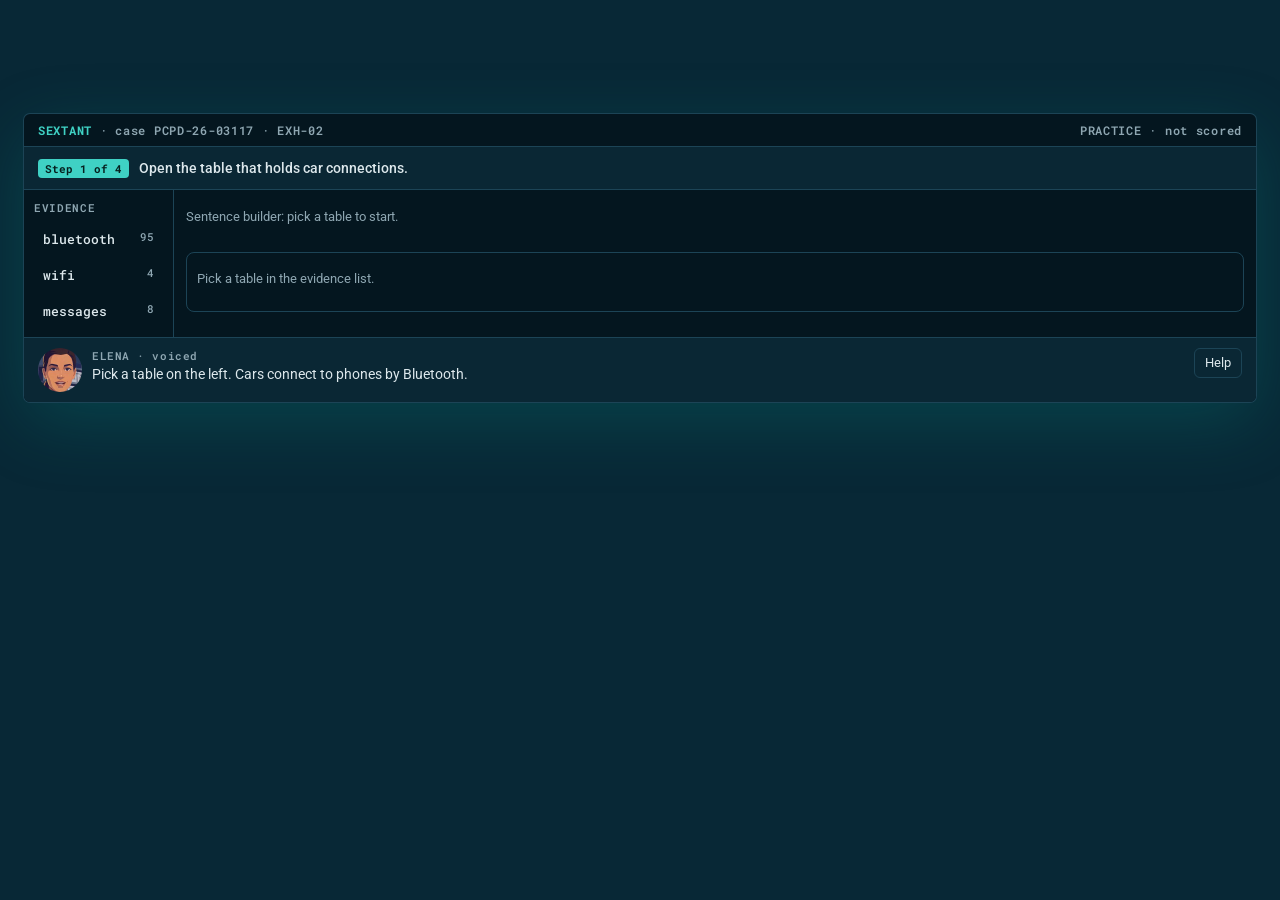
<file: halden/sextant-showme/index.html>
<!doctype html><meta charset="utf-8"><meta name="viewport" content="width=device-width,initial-scale=1"><meta name="robots" content="noindex">
<style>@font-face{font-family:"Montserrat";src:url(fonts/Montserrat.woff2) format("woff2");font-weight:100 900;font-display:block}@font-face{font-family:"Roboto";src:url(fonts/Roboto.woff2) format("woff2");font-weight:100 900;font-display:block}@font-face{font-family:"Roboto Mono";src:url(fonts/RobotoMono.woff2) format("woff2");font-weight:100 900;font-display:block}
#solo-wrap{padding:24px;background:#082836;min-height:100vh;box-sizing:border-box}
html,body{background:#082836!important;margin:0!important;overflow-x:hidden}</style><title>Halden &amp; Co. Prototype</title>
<meta name="claude:viewport-fit-sides" content="cover">
<style>
/* Layout: Rise 360 course chrome (sidebar with % complete, sticky lesson bar, "Lesson N of 6" headers, CONTINUE bars) dressed in the video's palette:
   navy night, slate lab with teal screen glow, red only at the trap and hook, one amber spotlight on the finding. Each block paints a gradient that ends in the next block's color. */
:root{
  --navy:#001E30; --slate:#082836; --deep:#0A3A3E; --warm:#0E2530; --redbase:#1E0E19; --red:#EF5A5F; --amber:#FAC000; --teal:#00A398; --teal-hi:#3FD1C4; --light:#F2F2F2;
  --side:#00131F; --side-2:#02202F;
  --ink:#E8EEF2; --muted:#9DB0BC; --faint:#6F8794; --line:rgba(255,255,255,.12); --card:#0C2C3B; --card-2:#0F3546; --ph-ink:#8FA6B2;
  --accent:#00A398; --accent-ink:#00141F; --focus:#3FD1C4;
  --ok:#6FD39C; --ok-t:rgba(111,211,156,.14); --bad:#FF8A8F; --bad-t:rgba(239,90,95,.16);
  --watch:#C9B0FF; --watch-t:rgba(135,86,210,.28); --story:#9CC6F5; --story-t:rgba(58,123,213,.25); --explore:#B7CBD6; --explore-t:rgba(126,153,168,.22);
  --check:#FFD566; --check-t:rgba(250,192,0,.18); --sextant:#5FE3D6; --sextant-t:rgba(0,163,152,.22); --nav:#C3CCD2; --nav-t:rgba(185,193,199,.16);
  --new:#D2B4FF; --new-t:rgba(135,86,210,.32); --chg:#FFC266; --chg-t:rgba(250,160,0,.22);
  --sx-bg:#04161F; --sx-panel:#0A2734; --sx-line:#1C4456; --sx-ink:#DDE8EC; --sx-muted:#8FA7B2; --sx-red:#EF5A5F;
  --k1:#58B4FF; --k2:#F5A524; --k3:#3FD1C4; --k4:#C08BFF; --k5:#FF8A94;
  --f-display:"Montserrat",system-ui,sans-serif; --f-body:"Roboto",system-ui,sans-serif; --f-mono:"Roboto Mono",ui-monospace,Menlo,monospace;
  color-scheme:dark;
}
*{box-sizing:border-box}
[hidden]{display:none!important}
html,body{margin:0}
body{background:var(--navy);color:var(--ink);font:17px/1.6 var(--f-body)}
button{font:inherit;color:inherit}
a{color:var(--teal-hi)}
:focus-visible{outline:2px solid var(--focus);outline-offset:2px}
h1,h2,h3{font-family:var(--f-display);text-wrap:balance;margin:0}
p{margin:0}
.app{display:grid;grid-template-columns:300px minmax(0,1fr);min-height:100vh;transition:grid-template-columns .25s}
body.nav-closed .app{grid-template-columns:0 minmax(0,1fr)}
body.nav-closed .side{visibility:hidden}
/* ----- Rise sidebar ----- */
.side{background:var(--side);position:sticky;top:0;height:100vh;overflow:auto;display:flex;flex-direction:column;border-right:1px solid rgba(255,255,255,.06)}
.side-cover{position:relative;height:150px;display:flex;align-items:flex-end;padding:16px 20px;text-decoration:none;color:#fff;flex:0 0 auto;
  background:radial-gradient(60% 70% at 78% 30%,rgba(250,192,0,.35),transparent 60%),radial-gradient(50% 60% at 15% 80%,rgba(0,163,152,.25),transparent 70%),linear-gradient(160deg,#0B3047,#001827)}
.side-cover::after{content:"";position:absolute;inset:0;background:linear-gradient(to top,rgba(0,19,31,.85),transparent 70%)}
.side-cover b{position:relative;z-index:1;font:800 19px/1.2 var(--f-display)}
.side-prog{padding:14px 20px 16px;display:flex;flex-direction:column;gap:8px;border-bottom:1px solid rgba(255,255,255,.06)}
.side-prog span{font:700 11px/1 var(--f-body);letter-spacing:.14em;color:var(--muted)}
.prog{height:4px;background:rgba(255,255,255,.12);border-radius:2px;overflow:hidden}.prog i{display:block;height:100%;background:var(--teal);width:0;transition:width .4s}
.menu{list-style:none;margin:0;padding:8px 0;display:flex;flex-direction:column}
.menu .sec{font:700 11px/1 var(--f-body);letter-spacing:.14em;color:var(--faint);padding:16px 20px 8px}
.menu a{display:flex;gap:12px;align-items:center;padding:11px 20px;color:var(--ink);text-decoration:none;font-size:14.5px;line-height:1.35;border-left:3px solid transparent}
.menu a:hover{background:rgba(255,255,255,.04)}
.menu li.cur a{background:rgba(0,163,152,.12);border-left-color:var(--teal);font-weight:700}
.menu .ico{flex:0 0 14px;height:10px;border-top:2px solid var(--faint);border-bottom:2px solid var(--faint);position:relative}
.menu .ico::after{content:"";position:absolute;left:0;right:0;top:2px;border-top:2px solid var(--faint)}
.menu .t{flex:1;display:flex;flex-direction:column;min-width:0}
.menu .t small{color:var(--faint);font:500 11.5px var(--f-mono)}
.ring{flex:0 0 18px;height:18px;border-radius:50%;border:2px solid rgba(255,255,255,.25);display:grid;place-items:center;font-size:10px;font-weight:700}
li.cur .ring{border-color:var(--teal);background:conic-gradient(var(--teal) 0 50%,transparent 50%)}
li.done .ring{border-color:var(--teal);background:var(--teal);color:var(--accent-ink)}
.review-tools{margin-top:auto;border-top:1px solid rgba(255,255,255,.08);padding:12px 20px 20px;font-size:13px;display:flex;flex-direction:column;gap:10px;background:var(--side-2)}
.review-tools summary{cursor:pointer;font:700 11px/1.4 var(--f-body);letter-spacing:.12em;color:var(--amber)}
.review-tools[open] summary{margin-bottom:6px}
.rt-body{display:flex;flex-direction:column;gap:10px}
.scorebox{border:1px solid var(--line);border-radius:8px;padding:8px 12px;display:flex;flex-direction:column;gap:2px}
.scorebox b{font:700 20px var(--f-mono);color:var(--amber)}
.switch{display:flex;gap:8px;align-items:center;cursor:pointer}
.switch input{width:16px;height:16px;accent-color:var(--teal)}
.rt-note{color:var(--muted);font-size:12px}
.legend{display:flex;flex-wrap:wrap;gap:4px}
/* ----- top bar ----- */
main{min-width:0;position:relative}
body::before{content:"";position:fixed;inset:0 0 auto;height:env(safe-area-inset-top,0px);z-index:30;background:var(--side)}
.topbar{position:sticky;top:env(safe-area-inset-top,0px);z-index:20;display:flex;align-items:center;gap:14px;height:52px;background:rgba(0,19,31,.92);border-bottom:1px solid rgba(255,255,255,.06);padding-left:max(12px,env(safe-area-inset-left,0px));padding-right:max(16px,env(safe-area-inset-right,0px))}
.hamb{width:36px;height:36px;border:0;background:none;cursor:pointer;display:grid;place-items:center;border-radius:6px}
.hamb:hover{background:rgba(255,255,255,.06)}
.hamb i{display:block;width:18px;height:12px;border-top:2px solid var(--ink);border-bottom:2px solid var(--ink);position:relative}
.hamb i::after{content:"";position:absolute;left:0;right:0;top:3px;border-top:2px solid var(--ink)}
.topbar .tt{font:600 13px/1.2 var(--f-body);color:var(--muted);white-space:nowrap;overflow:hidden;text-overflow:ellipsis}
.topbar .tt b{color:var(--ink)}
.tb-prog{position:absolute;left:0;bottom:-1px;height:3px;background:var(--teal);width:0}
/* ----- lessons ----- */
.lesson{display:none}
.lesson.on{display:block}
.lhead{background:var(--navy);padding-block:64px 36px;padding-left:max(16px,env(safe-area-inset-left,0px));padding-right:max(16px,env(safe-area-inset-right,0px))}
.lhead .in{max-width:760px;margin:0 auto;display:flex;flex-direction:column;gap:10px}
.lhead .k{font:500 15px/1.3 var(--f-body);font-style:italic;color:var(--muted)}
.lhead h1{font-size:clamp(32px,5vw,48px);font-weight:900;line-height:1.08;letter-spacing:-.01em}
.lhead h1::after{content:"";display:block;width:64px;height:4px;background:var(--amber);margin-top:22px;border-radius:2px}
.blk{position:relative;padding-block:48px;padding-left:max(16px,env(safe-area-inset-left,0px));padding-right:max(16px,env(safe-area-inset-right,0px));background:var(--slate)}
.blk::after{content:"";position:absolute;inset:0;pointer-events:none;opacity:0;transition:opacity .8s;background:radial-gradient(55% 55% at 50% 55%,rgba(239,90,95,.32),transparent 70%)}
.blk.flash-red::after,.blk:has(.sx-res.red)::after{opacity:1}
.blk>.in{position:relative;z-index:1;max-width:760px;margin:0 auto;display:flex;flex-direction:column;gap:16px}
.blk.wide>.in{max-width:960px}
.blk.gated{display:none}
body:not(.learner) .blk.is-new{box-shadow:inset 4px 0 0 var(--new)}
body:not(.learner) .blk.is-chg{box-shadow:inset 4px 0 0 var(--chg)}
.bg-light{--ink:#262626;--muted:#5A6470;--faint:#7D868E;--line:#D9DDE2;--card:#FFFFFF;--card-2:#F7F8F9;--ph-ink:#5A6470;color:var(--ink)}
/* ----- review annotations ----- */
.ann{display:flex;flex-wrap:wrap;gap:6px;align-items:center;font:500 12px/1.4 var(--f-body);color:var(--muted)}
.pill{display:inline-flex;align-items:center;gap:5px;border-radius:999px;padding:2px 9px;font:600 11.5px/1.5 var(--f-body);white-space:nowrap}
.c-watch{background:var(--watch-t);color:var(--watch)}.c-story{background:var(--story-t);color:var(--story)}.c-explore{background:var(--explore-t);color:var(--explore)}
.c-check{background:var(--check-t);color:var(--check)}.c-sextant{background:var(--sextant-t);color:var(--sextant)}.c-nav{background:var(--nav-t);color:var(--nav)}
.t-new{background:var(--new-t);color:var(--new)}.t-chg{background:var(--chg-t);color:var(--chg)}
.bg-light .pill{filter:brightness(.55) saturate(1.4)}
.ann .id{font:700 12px var(--f-mono);color:var(--ink)}
.ann .clock{font:500 12px var(--f-mono)}
.ann .nbtn{margin-left:auto;border:1px solid var(--line);background:transparent;border-radius:6px;padding:2px 10px;font-size:12px;cursor:pointer}
.ann .nbtn.has{border-color:var(--amber);color:var(--amber);font-weight:600}
.why{font-size:13.5px;color:var(--muted);font-style:italic;border-left:2px solid var(--amber);padding-left:10px}
.notebox{display:flex;flex-direction:column;gap:4px}
.notebox textarea{width:100%;min-height:60px;border:1px solid var(--line);border-radius:8px;background:rgba(0,0,0,.25);color:var(--ink);font:14px/1.45 var(--f-body);padding:8px 10px;resize:vertical}
.bg-light .notebox textarea{background:#fff}
.notebox small{color:var(--muted);font:500 11.5px var(--f-mono)}
body.learner .ann,body.learner .why,body.learner .notebox{display:none!important}
/* ----- image placeholders, on palette ----- */
.ph{border-radius:6px;display:flex;align-items:flex-end;justify-content:flex-start;text-align:left;padding:12px;font:500 12px/1.4 var(--f-mono);color:var(--ph-ink);position:relative;overflow:hidden;min-height:150px;
  background:radial-gradient(45% 55% at 72% 32%,rgba(250,192,0,.30),transparent 70%),radial-gradient(40% 50% at 20% 75%,rgba(0,163,152,.18),transparent 70%),linear-gradient(170deg,#123B52,#06192A)}
.ph::before{content:"IMAGE";position:absolute;top:10px;left:12px;font:700 10px var(--f-mono);letter-spacing:.14em;color:rgba(255,255,255,.45)}
.ph span{position:relative;background:rgba(0,0,0,.35);padding:3px 7px;border-radius:4px;color:#C9D6DD}
.ph.wide{aspect-ratio:16/9;max-width:100%}
.ph.round{width:96px;height:96px;min-height:0;border-radius:50%;padding:0;flex:0 0 96px;align-items:center;justify-content:center;box-shadow:0 0 0 4px rgba(255,255,255,.08)}
.ph.round::before{display:none}
.ph.round span{background:none;font-size:10px;letter-spacing:.1em}
/* ----- Rise blocks ----- */
.eyebrow{font:700 12px var(--f-body);letter-spacing:.14em;text-transform:uppercase;color:var(--amber)}
.lead{font-size:20px;line-height:1.55}
h2.bh{font-size:28px;font-weight:800;line-height:1.2}
.btn{display:inline-flex;align-items:center;justify-content:center;gap:8px;border:0;border-radius:4px;background:var(--teal);color:var(--accent-ink);padding:12px 22px;font:700 14px var(--f-body);letter-spacing:.08em;text-transform:uppercase;cursor:pointer;text-decoration:none}
.btn[disabled]{opacity:.35;cursor:not-allowed}
.btn.ghost{background:transparent;color:var(--ink);box-shadow:inset 0 0 0 2px var(--line)}
/* quote (Rise Quote A: avatar on top, centered) */
.quote{display:flex;flex-direction:column;align-items:center;text-align:center;gap:18px}
.quote blockquote{margin:0;font:400 23px/1.55 var(--f-body);max-width:640px}
.quote cite{display:block;font:700 13px var(--f-body);letter-spacing:.12em;text-transform:uppercase;color:var(--muted);margin-top:14px}
.quote cite::before{content:"";display:block;width:32px;height:2px;background:var(--amber);margin:0 auto 12px}
/* statement (Rise Statement A: thick rules) */
.statement{font:800 clamp(26px,3.6vw,34px)/1.3 var(--f-display);border-top:6px solid var(--amber);border-bottom:6px solid var(--amber);padding-block:28px;text-align:center}
.imgtext{display:grid;grid-template-columns:minmax(0,1fr) minmax(0,1fr);gap:32px;align-items:center}
@media (max-width:640px){.imgtext{grid-template-columns:1fr}}
/* cover (Rise cover: full-bleed art, pill START COURSE, DETAILS) */
.cover-hero{position:relative;min-height:560px;display:flex;align-items:flex-end;padding-block:56px;padding-left:max(24px,env(safe-area-inset-left,0px));padding-right:max(24px,env(safe-area-inset-right,0px));
  background:linear-gradient(to top,rgba(0,30,48,.97) 8%,rgba(0,30,48,.55) 45%,rgba(0,30,48,.2)),radial-gradient(35% 45% at 70% 30%,rgba(250,192,0,.45),transparent 70%),radial-gradient(40% 50% at 25% 40%,rgba(0,163,152,.22),transparent 70%),linear-gradient(160deg,#16496A,#03121C)}
.cover-hero .tag{position:absolute;top:18px;right:20px;font:500 12px var(--f-mono);color:rgba(255,255,255,.5);background:rgba(0,0,0,.3);padding:3px 8px;border-radius:4px}
.cover-in{max-width:960px;margin:0 auto;width:100%;display:flex;flex-direction:column;gap:16px}
.cover-in h1{font-size:clamp(38px,6.5vw,64px);font-weight:900;line-height:1.02;letter-spacing:-.015em}
.cover-in .lead{max-width:640px;color:#D4DEE4}
.cover-btns{display:flex;gap:18px;align-items:center;margin-top:8px;flex-wrap:wrap}
.pillbtn{background:#fff;color:#001E30;border-radius:999px;padding:13px 28px;font:800 13px var(--f-body);letter-spacing:.12em;text-decoration:none;border:0}
.linkbtn{background:none;border:0;color:#fff;font:700 13px var(--f-body);letter-spacing:.12em;cursor:pointer}
.objs{margin:0;padding-left:20px;display:flex;flex-direction:column;gap:6px}
.toc{list-style:none;margin:0;padding:0;border-top:1px solid var(--line)}
.toc li{border-bottom:1px solid var(--line)}
.toc a{display:flex;gap:14px;align-items:center;padding:14px 4px;color:var(--ink);text-decoration:none}
.toc a:hover{color:var(--teal-hi)}
.toc .n{font:700 12px var(--f-mono);color:var(--amber);flex:0 0 28px}
.toc .ttl{flex:1;font-weight:500}
.toc small{color:var(--faint);font:500 12px var(--f-mono)}
.toc .sec{font:700 11px var(--f-body);letter-spacing:.14em;color:var(--faint);padding:18px 4px 8px;border-bottom:0}
/* CONTINUE (Rise continue divider) */
.cont>.in{align-items:stretch}
.contbtn{width:100%;padding:20px;font:800 15px var(--f-body);letter-spacing:.2em;border-radius:2px}
.cont [data-lock]{text-align:center;color:var(--muted);font-size:13px}
/* lesson footer (Rise next-lesson) */
.lnav{background:var(--navy);padding-block:56px 72px;padding-left:16px;padding-right:16px;display:flex;flex-direction:column;align-items:center;gap:12px;border-top:1px solid rgba(255,255,255,.06)}
.lnav .nl{font:700 11px var(--f-body);letter-spacing:.16em;color:var(--faint)}
.lnav .btn{font-size:15px;padding:16px 32px}
/* process (Rise process: START card, side arrows, step counter) */
.process{position:relative;display:flex;align-items:center;gap:10px}
.process .cardp{flex:1;background:var(--card);border-radius:4px;box-shadow:0 12px 40px rgba(0,0,0,.35);overflow:hidden;min-width:0}
.process .stage{display:grid;grid-template-columns:220px minmax(0,1fr);gap:22px;padding:26px;align-items:center;min-height:220px}
.process .stage.intro{grid-template-columns:1fr;text-align:center;justify-items:center;gap:14px}
@media (max-width:640px){.process .stage{grid-template-columns:1fr}}
.process h3{font-size:20px;font-weight:800;margin-bottom:8px}
.process .arrow{flex:0 0 44px;height:44px;border-radius:50%;border:0;background:var(--teal);color:var(--accent-ink);font:800 18px var(--f-body);cursor:pointer}
.process .arrow[disabled]{opacity:.25}
.process .dots{display:flex;gap:6px;justify-content:center;padding:0 0 18px}
.process .dots i{width:28px;height:4px;border-radius:2px;background:var(--line)}
.process .dots i.on{background:var(--amber)}
/* labeled graphic (Rise markers) */
.lg{position:relative;border-radius:4px;overflow:hidden;background:var(--sx-bg);aspect-ratio:16/9;max-width:100%;box-shadow:0 0 0 1px var(--sx-line),0 18px 60px rgba(0,163,152,.18)}
.lg .wf{position:absolute;inset:0;display:grid;grid-template-columns:22% 1fr;grid-template-rows:18% 1fr 22%;gap:6px;padding:10px}
.lg .wf div{border:1px solid var(--sx-line);background:rgba(10,39,52,.6);border-radius:4px;color:var(--sx-muted);font:500 11px var(--f-mono);padding:6px}
.lg .wf .ev{grid-row:1/4}
.marker{position:absolute;width:38px;height:38px;border-radius:50%;background:var(--teal);color:var(--accent-ink);border:0;font:800 15px var(--f-display);cursor:pointer;display:grid;place-items:center;transform:translate(-50%,-50%);box-shadow:0 0 0 6px rgba(0,163,152,.3)}
@media (prefers-reduced-motion:no-preference){.marker:not(.seen){animation:pulse 1.8s infinite}}
@keyframes pulse{0%{box-shadow:0 0 0 0 rgba(0,163,152,.55)}100%{box-shadow:0 0 0 16px rgba(0,163,152,0)}}
.marker.seen{background:#fff;color:#001E30;box-shadow:none}
.pop{background:#fff;color:#1E2328;border-radius:4px;padding:16px 18px;font-size:15.5px;box-shadow:0 12px 40px rgba(0,0,0,.4)}
.pop b{font:800 16px var(--f-display);display:block;margin-bottom:4px}
/* flashcard (Rise flashcard) */
.flip{perspective:900px;cursor:pointer;max-width:380px;width:100%;margin:0 auto;border:0;background:none;padding:0}
.flip .card{position:relative;height:260px;transition:transform .55s;transform-style:preserve-3d}
.flip.on .card{transform:rotateY(180deg)}
.flip .face{position:absolute;inset:0;backface-visibility:hidden;border-radius:4px;background:var(--card);box-shadow:0 12px 40px rgba(0,0,0,.35);display:flex;flex-direction:column;justify-content:center;align-items:center;gap:10px;padding:24px;text-align:center}
.flip .face::after{content:"↻";position:absolute;right:14px;bottom:10px;font-size:18px;color:var(--faint)}
.flip .back{transform:rotateY(180deg);background:var(--card-2)}
.flip .big{font:700 34px var(--f-mono);color:var(--amber)}
@media (prefers-reduced-motion:reduce){.flip .card{transition:none}}
/* knowledge check (Rise quiz card) */
.kc{background:var(--card);border-radius:4px;padding:28px;box-shadow:0 12px 40px rgba(0,0,0,.35);display:flex;flex-direction:column;gap:16px}
.kc .qn{font:700 12px var(--f-body);letter-spacing:.14em;color:var(--muted)}
.kc .qt{font:600 20px/1.4 var(--f-body)}
.opts{display:flex;flex-direction:column;gap:2px}
.opt{display:flex;gap:14px;align-items:flex-start;border:0;border-top:1px solid var(--line);padding:14px 4px;cursor:pointer;background:none;text-align:left;width:100%;font-size:16px}
.opt input{margin-top:5px;accent-color:var(--teal);width:18px;height:18px}
.submit{align-self:center;background:none;border:0;border-bottom:2px solid var(--teal);color:var(--ink);font:800 13px var(--f-body);letter-spacing:.16em;padding:6px 2px;cursor:pointer}
.fb{border-radius:4px;padding:14px 16px;font-size:15.5px;display:flex;gap:12px;align-items:flex-start}
.fb::before{flex:0 0 26px;height:26px;border-radius:50%;display:grid;place-items:center;font-weight:800;font-size:14px}
.fb.ok{background:var(--ok-t);color:var(--ink)}.fb.ok::before{content:"✓";background:var(--ok);color:#00141F}
.fb.bad{background:var(--bad-t);color:var(--ink)}.fb.bad::before{content:"✕";background:var(--bad);color:#00141F}
/* scenario (Rise scenario: scene, character, speech bubble, responses) */
.scene{position:relative;border-radius:4px;overflow:hidden;min-height:340px;display:flex;align-items:flex-end;justify-content:center;padding:24px;
  background:radial-gradient(30% 40% at 18% 35%,rgba(250,192,0,.28),transparent 70%),linear-gradient(175deg,#1A4560,#06192A)}
.scene .who-img{position:absolute;right:6%;bottom:0;width:200px;height:290px;border-radius:100px 100px 0 0;background:linear-gradient(#2C5269,#13324A);display:grid;place-items:center;font:600 11px var(--f-mono);color:#B8C8D2}
.scene .bubble{position:relative;z-index:1;background:#fff;color:#1E2328;border-radius:6px;padding:18px 20px;max-width:520px;width:100%;margin-right:auto;display:flex;flex-direction:column;gap:12px}
.scene .bubble .nm{font:800 12px var(--f-body);letter-spacing:.12em;color:#5A6470}
.scene .bubble .say{font-size:18px}
.scene .resp{display:flex;flex-direction:column;gap:8px}
.scene .resp button{text-align:left;border:2px solid #D9DDE2;background:#fff;color:#1E2328;border-radius:4px;padding:10px 12px;cursor:pointer;font-size:15px}
.scene .resp button:hover{border-color:var(--teal)}
.scene .fb{color:#1E2328}
/* sorting (Rise sorting activity) */
.piles{display:grid;grid-template-columns:1fr 1fr;gap:14px}
@media (max-width:560px){.piles{grid-template-columns:1fr}}
.pile{border:2px dashed rgba(255,255,255,.25);border-radius:4px;padding:14px;min-height:150px;display:flex;flex-direction:column;gap:8px;cursor:pointer;background:rgba(0,0,0,.15)}
.pile h3{font:800 13px var(--f-body);letter-spacing:.12em;text-transform:uppercase;color:var(--muted);text-align:center}
.cards{display:flex;flex-wrap:wrap;gap:10px;justify-content:center}
.scard{border:0;background:var(--card);border-radius:4px;padding:12px 14px;font-size:15px;cursor:pointer;text-align:left;box-shadow:0 6px 20px rgba(0,0,0,.3);max-width:340px}
.scard[aria-pressed="true"]{box-shadow:0 0 0 3px var(--teal),0 6px 20px rgba(0,0,0,.3)}
.scard.ok{box-shadow:inset 4px 0 0 var(--ok)}.scard.bad{box-shadow:inset 4px 0 0 var(--bad)}
/* tables, timeline, chart */
.tbl{overflow-x:auto;background:var(--card);border-radius:4px}
table{border-collapse:collapse;width:100%;font-size:15px}
th,td{text-align:left;padding:12px 16px;border-bottom:1px solid var(--line)}
th{font:700 12px var(--f-body);text-transform:uppercase;letter-spacing:.1em;color:var(--muted);background:rgba(255,255,255,.03)}
td.m{font-family:var(--f-mono);font-variant-numeric:tabular-nums;white-space:nowrap;color:var(--amber)}
.tl{list-style:none;margin:0;padding:0 0 0 8px;border-left:2px solid var(--line);display:flex;flex-direction:column;gap:18px}
.tl li{padding-left:22px;position:relative;display:flex;flex-direction:column}
.tl li::before{content:"";position:absolute;left:-17px;top:5px;width:14px;height:14px;border-radius:50%;background:var(--navy);border:2px solid var(--muted)}
.tl li.car::before{background:var(--teal);border-color:var(--teal)}
.tl li.al::before{background:var(--red);border-color:var(--red)}
.tl b{font:700 15px var(--f-mono);color:var(--amber)}
.bars{display:flex;flex-direction:column;gap:12px}
.bar{display:grid;grid-template-columns:130px minmax(0,1fr) 36px;gap:12px;align-items:center;font-size:14px}
.bar i{display:block;height:26px;background:linear-gradient(90deg,var(--teal),var(--teal-hi));border-radius:2px}
.bar b{font-family:var(--f-mono);text-align:right}
/* tabs, accordion */
.tabs{display:flex;gap:4px;border-bottom:1px solid var(--line);flex-wrap:wrap}
.tabs button{border:0;background:none;padding:12px 16px;border-bottom:3px solid transparent;cursor:pointer;font:700 13px var(--f-body);letter-spacing:.08em;text-transform:uppercase;color:var(--muted)}
.tabs button[aria-selected="true"]{border-color:var(--amber);color:var(--ink)}
details.acc{background:var(--card);border-radius:2px;box-shadow:inset 4px 0 0 var(--teal);margin-bottom:2px}
details.acc summary{list-style:none;cursor:pointer;padding:16px 20px;font-weight:700;display:flex;justify-content:space-between;gap:10px}
details.acc summary::-webkit-details-marker{display:none}
details.acc summary::after{content:"+";font-size:22px;line-height:1;color:var(--teal-hi)}
details.acc[open] summary::after{content:"–"}
details.acc>p{padding:0 20px 18px}
/* diagrams */
.diag{background:var(--card);border-radius:4px;padding:20px;display:flex;flex-direction:column;gap:14px;box-shadow:0 12px 40px rgba(0,0,0,.3)}
.flow{display:flex;align-items:stretch;gap:8px;flex-wrap:wrap}
.flow .node{flex:1 1 150px;border:1px solid var(--line);border-radius:4px;padding:12px;display:flex;flex-direction:column;gap:4px;min-width:0;background:rgba(0,0,0,.15)}
.flow .arrow{align-self:center;font:700 22px var(--f-mono);color:var(--amber)}
.flow .node b{font-family:var(--f-display);font-size:14px}
.flow .node small{color:var(--muted);font-size:12.5px}
.flow .ph{min-height:80px}
.mini td,.mini th{padding:5px 8px;font-size:12px}
.mini td{font-family:var(--f-mono)}
.mini tr.hl td{background:rgba(0,163,152,.2);color:var(--teal-hi);font-weight:700}
.clocks{display:grid;grid-template-columns:1fr auto 1fr;gap:12px;align-items:center}
.clk{border:2px solid var(--line);border-radius:6px;padding:16px;text-align:center;display:flex;flex-direction:column;gap:2px;background:rgba(0,0,0,.2)}
.clk .tm{font:700 40px var(--f-mono)}
.clk.here{border-color:var(--amber);box-shadow:0 0 30px rgba(250,192,0,.18)}
.clk.here .tm{color:var(--amber)}
.clk small{color:var(--muted)}
.ruler{display:grid;grid-template-columns:auto 1fr auto;gap:10px;align-items:center;font:500 12.5px var(--f-mono);color:var(--muted)}
.ruler i{height:2px;background:var(--muted);position:relative}
.ruler i::after{content:"";position:absolute;right:-1px;top:-5px;border-left:8px solid var(--muted);border-top:6px solid transparent;border-bottom:6px solid transparent}
svg text{fill:var(--muted);font:500 11px var(--f-mono)}
svg .axis{stroke:rgba(255,255,255,.25)}
svg .carbar{fill:var(--teal)}
svg .alarm{stroke:var(--red);stroke-width:3}
svg .lbl{fill:var(--ink);font:600 12px var(--f-body)}
/* case board (pinned cards under a lamp) */
.board{border-radius:4px;padding:22px;display:flex;flex-direction:column;gap:16px;background:radial-gradient(60% 80% at 80% 0%,rgba(250,192,0,.14),transparent 70%),#0A2433;box-shadow:inset 0 0 0 1px rgba(255,255,255,.06)}
.pins{display:grid;grid-template-columns:repeat(auto-fit,minmax(190px,1fr));gap:14px}
.pin{background:#E9E4D6;color:#1E2328;border-radius:2px;padding:14px 14px 12px;font-size:15px;display:flex;flex-direction:column;gap:4px;position:relative;box-shadow:0 8px 20px rgba(0,0,0,.4)}
.pin::before{content:"";position:absolute;top:-6px;left:50%;width:12px;height:12px;border-radius:50%;background:#6C7A84;transform:translateX(-50%);box-shadow:0 2px 3px rgba(0,0,0,.4)}
.pin small{font:700 10.5px var(--f-body);color:#5A6470;text-transform:uppercase;letter-spacing:.12em}
.pin.newpin::before{background:var(--amber)}
.pin.newpin{box-shadow:0 0 0 2px var(--amber),0 8px 20px rgba(0,0,0,.4)}
.skills{display:flex;gap:8px;flex-wrap:wrap;font:700 12px var(--f-body);letter-spacing:.06em}
.skills span{border:1px solid var(--line);border-radius:999px;padding:5px 12px;color:var(--muted)}
.skills span.now{background:var(--amber);color:#1E2328;border-color:var(--amber)}
.skills span.did{color:var(--teal-hi);border-color:var(--teal)}
/* video (Rise player) */
.video{aspect-ratio:16/9;border-radius:4px;display:grid;place-items:center;color:#E8EEF2;position:relative;cursor:pointer;border:0;width:100%;font:500 14px var(--f-mono);overflow:hidden;
  background:radial-gradient(35% 45% at 70% 35%,rgba(250,192,0,.35),transparent 70%),linear-gradient(165deg,#163F5A,#030E16)}
.video .play{width:76px;height:76px;border-radius:50%;background:rgba(255,255,255,.92);color:#001E30;display:grid;place-items:center;font-size:26px;padding-left:5px}
.video .bar2{position:absolute;left:0;right:0;bottom:0;height:42px;background:linear-gradient(transparent,rgba(0,0,0,.7));display:flex;align-items:center;gap:12px;padding:0 14px;font-size:12px}
.video .bar2 i{flex:1;height:3px;background:rgba(255,255,255,.3);border-radius:2px}
.video .cap{position:absolute;left:14px;top:12px;font-size:12px;opacity:.75}
/* ---------- Sextant ---------- */
.sx{background:var(--sx-bg);color:var(--sx-ink);border-radius:6px;overflow:hidden;font-size:14px;box-shadow:0 0 0 1px var(--sx-line),0 20px 70px rgba(0,163,152,.22)}
.sx-top{display:flex;justify-content:space-between;gap:10px;padding:8px 14px;border-bottom:1px solid var(--sx-line);font:600 12px var(--f-mono);letter-spacing:.06em;color:var(--sx-muted);flex-wrap:wrap}
.sx-top b{color:var(--k3)}
.sx-task{padding:10px 14px;background:var(--sx-panel);border-bottom:1px solid var(--sx-line);font-weight:500;display:flex;gap:10px;align-items:center;flex-wrap:wrap}
.sx-task .stp{font:700 11px var(--f-mono);background:var(--k3);color:#06211F;border-radius:4px;padding:2px 7px}
.sx-body{display:grid;grid-template-columns:150px minmax(0,1fr)}
@media (max-width:620px){.sx-body{grid-template-columns:1fr}.sx-ev{border-right:0!important;border-bottom:1px solid var(--sx-line)}}
.sx-ev{border-right:1px solid var(--sx-line);padding:10px;display:flex;flex-direction:column;gap:4px}
.sx-ev h4{margin:0 0 4px;font:600 11px var(--f-mono);color:var(--sx-muted);letter-spacing:.06em}
.sx-ev button{background:none;border:1px solid transparent;color:var(--sx-ink);text-align:left;padding:6px 8px;border-radius:6px;cursor:pointer;font:500 13px var(--f-mono);display:flex;justify-content:space-between;gap:6px}
.sx-ev button:hover{border-color:var(--sx-line)}
.sx-ev button.act{background:var(--sx-panel);border-color:var(--k3)}
.sx-ev button small{color:var(--sx-muted)}
.sx-main{padding:12px;display:flex;flex-direction:column;gap:10px;min-width:0}
.sx-builder{display:flex;flex-wrap:wrap;gap:6px;align-items:center;min-height:30px}
.sx-builder .empty{color:var(--sx-muted);font-size:13px}
.chipk{display:inline-flex;align-items:center;gap:6px;border-radius:6px;padding:4px 8px;font:500 13px var(--f-body);border:1px solid;background:rgba(255,255,255,.03)}
.chipk .n{font:700 11px var(--f-mono);border-radius:50%;width:18px;height:18px;display:grid;place-items:center;color:#0B1E28}
.chipk input,.chipk select{background:#06151C;border:1px solid var(--sx-line);color:var(--sx-ink);border-radius:4px;padding:3px 6px;font:500 13px var(--f-mono);min-width:0;width:170px;max-width:100%}
.chipk select{width:auto}
.k1{border-color:var(--k1)}.k1 .n{background:var(--k1)}.k2{border-color:var(--k2)}.k2 .n{background:var(--k2)}.k3{border-color:var(--k3)}.k3 .n{background:var(--k3)}
.k4{border-color:var(--k4)}.k4 .n{background:var(--k4)}.k5{border-color:var(--k5)}.k5 .n{background:var(--k5)}
.addchip{background:none;border:1px dashed var(--sx-muted);color:var(--sx-ink);border-radius:6px;padding:4px 10px;cursor:pointer;font:500 13px var(--f-body)}
.sx-sql{background:#06151C;border:1px solid var(--sx-line);border-radius:8px;padding:8px 10px;font:500 12.5px/1.7 var(--f-mono);overflow-x:auto;margin:0;white-space:pre}
.sx-sql .ln{display:block;padding-left:8px;border-left:3px solid transparent}
.sx-sql .ln[data-k="1"]{border-color:var(--k1)}.sx-sql .ln[data-k="2"]{border-color:var(--k2)}.sx-sql .ln[data-k="3"]{border-color:var(--k3)}.sx-sql .ln[data-k="4"]{border-color:var(--k4)}.sx-sql .ln[data-k="5"]{border-color:var(--k5)}
.sx-sql input{background:#0B2230;border:1px dashed var(--k2);color:var(--sx-ink);font:inherit;padding:1px 4px;border-radius:3px;width:100%;max-width:640px}
.sx-ctrl{display:flex;flex-wrap:wrap;gap:8px;align-items:center}
.sxbtn{background:var(--k3);color:#06211F;border:0;border-radius:6px;padding:7px 14px;font:700 13px var(--f-body);cursor:pointer}
.sxbtn.ghost{background:none;color:var(--sx-ink);border:1px solid var(--sx-line)}
.sxbtn[disabled]{opacity:.4;cursor:not-allowed}
.sx-ctrl label{font-size:13px;color:var(--sx-muted);display:flex;gap:6px;align-items:center;flex-wrap:wrap}
.sx-ctrl input[type=text]{background:#06151C;border:1px solid var(--sx-line);color:var(--sx-ink);border-radius:4px;padding:5px 8px;font:500 13px var(--f-mono);width:110px}
.sx-res{border:1px solid var(--sx-line);border-radius:8px;min-height:60px;overflow-x:auto;transition:box-shadow .3s,border-color .3s}
.sx-res.red{border-color:var(--sx-red);box-shadow:0 0 0 2px var(--sx-red),0 0 30px rgba(239,90,95,.35)}
.sx-res .rhead{display:flex;justify-content:space-between;padding:6px 10px;font:600 11.5px var(--f-mono);color:var(--sx-muted);border-bottom:1px solid var(--sx-line);gap:8px;flex-wrap:wrap}
.sx-res .zero{padding:18px 10px;text-align:center;font:700 22px var(--f-mono);color:var(--sx-red)}
.sx-res .hint0{padding:16px 10px;color:var(--sx-muted);font-size:13px}
.sx-res table{font-size:12.5px}
.sx-res th{color:var(--sx-muted);border-color:var(--sx-line);background:none;padding:7px 10px;font:600 11px var(--f-mono)}
.sx-res td{border-color:var(--sx-line);color:var(--sx-ink);font-family:var(--f-mono);white-space:nowrap;padding:7px 10px}
.sx-res tr.hl td{background:rgba(63,209,196,.12);color:var(--k3)}
.sx-el{display:flex;gap:10px;padding:10px 14px;border-top:1px solid var(--sx-line);background:var(--sx-panel);align-items:flex-start}
.sx-el .av{flex:0 0 36px;height:36px;border-radius:50%;background:radial-gradient(60% 60% at 60% 35%,rgba(250,192,0,.45),transparent 70%),#2B4756;display:grid;place-items:center;font:700 12px var(--f-mono);color:var(--sx-ink)}
.sx-el .txt{flex:1;min-width:0}
.sx-el .txt small{display:block;font:600 11px var(--f-mono);color:var(--sx-muted);letter-spacing:.05em}
.sx-el .help{background:none;border:1px solid var(--sx-line);color:var(--sx-ink);border-radius:6px;padding:4px 10px;cursor:pointer;font-size:12.5px;white-space:nowrap}
.glow{box-shadow:0 0 0 2px var(--k2),0 0 18px rgba(245,165,36,.6)!important;border-radius:6px}
.sx-score{display:flex;gap:6px;flex-wrap:wrap;font:600 12px var(--f-mono)}
.sx-score span{border:1px solid var(--sx-line);border-radius:4px;padding:2px 7px;color:var(--sx-muted)}
.sx-score span.got{border-color:var(--k3);color:var(--k3)}
.sx-score span.lost{border-color:var(--sx-red);color:var(--sx-red);text-decoration:line-through}
.report{color-scheme:light;background:#F4F1E8;color:#1E2328;border-radius:4px;padding:16px;display:flex;flex-direction:column;gap:10px;font-size:14px;--line:#D8D2C2;--ink:#1E2328}
.report h4{margin:0;font:700 13px var(--f-mono);letter-spacing:.06em}
.final{border-radius:6px;padding:14px;text-align:center;font-size:15px;flex-direction:column;align-items:center}
.final::before{display:none}
.final b{display:block;font:800 30px var(--f-mono)}
@media (max-width:900px){
  .app,body.nav-closed .app{grid-template-columns:1fr}
  .side{position:fixed;inset:0 auto 0 0;width:min(320px,86vw);z-index:40;transform:translateX(-100%);transition:transform .25s;height:100%;visibility:visible!important}
  body.nav-open .side{transform:none;box-shadow:0 0 0 100vmax rgba(0,0,0,.55)}
}
</style>

<div class="app">
<nav class="side" id="side" aria-label="Course menu">
  <a class="side-cover" href="#cover"><b>The Halden &amp; Co. Break-in</b></a>
  <div class="side-prog"><span id="pct">0% COMPLETE</span><div class="prog" aria-hidden="true"><i id="progbar"></i></div></div>
  <ol class="menu" id="menu"></ol>
  <details class="review-tools" open><summary>PROTOTYPE REVIEW PANEL</summary><div class="rt-body">
    <div class="scorebox" aria-live="polite"><span class="rt-note">Case score (shown at the end in the real course)</span><b id="score">0 / 10</b><span class="rt-note" id="scoreparts">Your turn – · Count – · Conclude –</span></div>
    <label class="switch"><input type="checkbox" id="sw-learner"> Learner view (hide review notes)</label>
    <label class="switch"><input type="checkbox" id="sw-unlock"> Unlock all blocks</label>
    <div class="legend" aria-label="Legend">
      <span class="pill t-new">NEW</span><span class="pill t-chg">CHANGED</span>
      <span class="pill c-watch">Watch</span><span class="pill c-story">Story</span><span class="pill c-explore">Read &amp; explore</span>
      <span class="pill c-check">Practice</span><span class="pill c-sextant">Sextant</span><span class="pill c-nav">Navigation</span>
    </div>
    <div class="rt-note" id="runtime"></div>
    <div class="rt-note" id="savemode">Notes: connecting…</div>
  </div></details>
</nav>

<main id="main">
<div class="topbar"><button class="hamb" id="hamb" type="button" aria-label="Show or hide the lesson menu" aria-controls="side"><i></i></button><span class="tt" id="tbtitle"></span><i class="tb-prog" id="tbprog"></i></div>

<!-- ================= COVER ================= -->
<section class="lesson" id="cover" data-title="Start" data-short="Cover">
  <div class="cover-hero"><span class="tag">COVER ART · store window in the rain (video's first shot)</span>
    <div class="cover-in">
      <div class="eyebrow">Yuto Original · Case PCPD-26-03117</div>
      <h1>The Halden &amp; Co. Break-in</h1>
      <p class="lead">A jewelry store is robbed. One suspect wipes his phone. The other can't. Use Sextant to read that phone's records and show where it's been.</p>
      <div class="cover-btns"><a class="pillbtn" href="#l1">START COURSE</a><button class="linkbtn" type="button" id="detbtn" aria-expanded="false">DETAILS ⌄</button></div>
    </div>
  </div>
  <div class="blk" data-id="0" data-type="Cover page" data-cat="nav" data-tag="chg" data-dur="0"
    data-why="Your note: 'Fictional' removed, and the description now says what they'll learn to do in Sextant, short and plain. Title options to choose from: 'The Halden &amp; Co. Break-in' · 'Where Has This Phone Been?' · 'Five Hours Off'. The fictional disclaimer moves to the course footer.">
    <div class="in">
      <div id="details" hidden><p style="margin-bottom:10px"><b>You'll learn to:</b></p>
      <ul class="objs"><li>Read a phone's records as a table</li><li>Turn phone time into local time</li><li>Line up two records on one clock</li><li>Count a pattern and word a finding a court accepts</li></ul>
      <p style="color:var(--muted);font-size:15px;margin-top:10px">About 17 minutes · 3 hands-on moments in Sextant · scored out of 10</p></div>
      <ol class="toc" id="toc"></ol>
    </div>
  </div>
</section>

<!-- ================= LESSON 1 ================= -->
<section class="lesson" id="l1" data-title="The case" data-short="1">
  <header class="lhead"><div class="in"><div class="k">Lesson 1 of 6</div><h1>The case</h1></div></header>

  <div class="blk" data-id="1.1" data-type="Video" data-cat="watch" data-dur="115" data-done-on="video">
    <div class="in"><button class="video" type="button" data-video="1.1" aria-label="Play the intro video"><span class="play">▶</span><span class="cap">Intro video · captions EN / ES</span><span class="bar2">▶ <i></i> 0:00 / 1:55 · CC</span></button></div>
  </div>

  <div class="blk alt" data-id="1.2" data-type="Accordion" data-cat="explore" data-dur="0">
    <div class="in"><details class="acc"><summary>Read the video transcript</summary>
      <p style="font-size:15px;color:var(--muted)">Halden and Company, forty-seven years on Mercer Street, never once robbed. Until Tuesday night, when someone took fourteen watches in seven minutes. … I know someone who can help with this, and that's you. Ready to take a look?<br><i>(Full transcript with speaker names in the build.)</i></p></details></div>
  </div>

  <div class="blk is-chg" data-id="1.3" data-type="Quote" data-cat="story" data-tag="chg" data-dur="15"
    data-why="Your note: she picks up her last line from the video ('Ready to take a look?'), then says who she is and what we're doing. Hale isn't introduced here; he's introduced in lesson 3, when he walks in with the alarm log.">
    <div class="in"><div class="quote"><div class="ph round"><span>ELENA</span></div>
      <div><blockquote>"Ready? Good. I'm Elena, from the Digital Evidence Unit. Here's where we are: two men, one gray car, and one phone that wasn't wiped. Marsh says he's never been in that car. Let's see what his phone says."</blockquote><cite>Elena Rios · Digital Evidence Unit</cite></div></div></div>
  </div>

  <div class="blk alt" data-id="1.4" data-type="Statement" data-cat="story" data-dur="5">
    <div class="in"><p class="statement">Your question: has Marsh's phone been in Vance's car?</p></div>
  </div>

  <div class="blk is-chg" data-id="1.5" data-type="Process" data-cat="explore" data-tag="chg" data-dur="25"
    data-why="Your note: the checklist was dry. Now it's Rise's Process block: four steps, each with a small picture, read one at a time. Same facts.">
    <div class="in">
      <div class="process" data-process>
        <button class="arrow" type="button" data-prev aria-label="Previous step">‹</button>
        <div class="cardp">
          <div class="stage intro" data-step><div class="eyebrow">The case file</div><h3>Before you start</h3><p>Four things happened before this phone reached you.</p><button class="btn" type="button" data-start>Start</button></div>
          <div class="stage" data-step hidden><div class="ph"><span>IMG · signed warrant, court stamp</span></div><div><h3>1 · The warrant</h3><p>PCPD-SW-26-0412, signed Wednesday 4 March at 16:30. We're allowed to search the phone.</p></div></div>
          <div class="stage" data-step hidden><div class="ph"><span>IMG · phone on a lab dock, cable in</span></div><div><h3>2 · The copy</h3><p>The lab copied the phone on Thursday 5 March at 09:30. A digital fingerprint (hash) proves the copy matches the phone exactly.</p></div></div>
          <div class="stage" data-step hidden><div class="ph"><span>IMG · phone with four ticks: name, SIM, account, Bluetooth</span></div><div><h3>3 · The match</h3><p>Device name, SIM, Apple Account and Bluetooth address all match. This is Marsh's phone.</p></div></div>
          <div class="stage" data-step hidden><div class="ph"><span>IMG · gloved hand holding a phone, face out of frame</span></div><div><h3>4 · The limit</h3><p>The phone can't tell us who was holding it. That's a separate question. Your job is what the phone did.</p></div></div>
          <div class="dots" data-dots></div>
        </div>
        <button class="arrow" type="button" data-next aria-label="Next step">›</button>
      </div>
    </div>
  </div>

  <div class="blk alt" data-id="1.6" data-type="Image & text" data-cat="explore" data-dur="10">
    <div class="in"><div class="imgtext"><div class="ph"><span>EXH-03 · car stereo screen: "CAR AUDIO 7731", paired list shows "Leon's iPhone"</span></div>
      <div><div class="eyebrow">EXH-03 · Car search, 4 Mar</div><p>The gray sedan's stereo is named <b>CAR AUDIO 7731</b>. Its paired list shows "Leon's iPhone".</p><p style="margin-top:10px"><i>Elena: "Remember that stereo name. You'll need it."</i></p></div></div></div>
  </div>

  <div class="blk is-new" data-id="1.7a" data-type="Image & text (diagram)" data-cat="explore" data-tag="new" data-dur="20"
    data-why="Your question on 1.7: yes, this is the learner's first time with Sextant. This new block explains the idea in plain words, with a picture, before they see the tool's screen.">
    <div class="in">
      <div class="eyebrow">Meet Sextant</div>
      <h2 class="bh">A phone keeps a diary. Sextant reads it.</h2>
      <p>Every time a phone connects to something (earbuds, a car, a Wi-Fi network) it writes a line in its records. The lab copies those records out, and Sextant, our analysis tool, sorts them into tables, like a spreadsheet.</p>
      <div class="diag">
        <div class="flow">
          <div class="node"><b>1 · The phone</b><small>Keeps a record of each connection</small><div class="ph" style="min-height:70px"><span>phone icon</span></div></div>
          <div class="arrow">→</div>
          <div class="node"><b>2 · The lab copy</b><small>Copied and fingerprinted (hash)</small><div class="ph" style="min-height:70px"><span>lab dock icon</span></div></div>
          <div class="arrow">→</div>
          <div class="node" style="flex-basis:260px"><b>3 · Sextant's table</b><small>One row = one event · one column = one fact</small>
            <div class="tbl"><table class="mini"><thead><tr><th>device</th><th>connected</th></tr></thead><tbody>
              <tr><td>Leon's AirPods</td><td class="m">791723056</td></tr><tr><td>LIVING ROOM SPEAKER</td><td class="m">791776306</td></tr><tr class="hl"><td>CAR AUDIO 7731</td><td class="m">794289494</td></tr></tbody></table></div></div>
        </div>
      </div>
    </div>
  </div>

  <div class="blk alt is-chg" data-id="1.7" data-type="Labeled graphic" data-cat="explore" data-tag="chg" data-dur="20" data-done-on="markers"
    data-why="Your note: added a one-line intro so the learner knows what they're looking at and what to do.">
    <div class="in">
      <p><b>This is Sextant.</b> Tap the three markers to see how it works.</p>
      <div class="lg" data-lg>
        <div class="wf"><div class="ev">evidence list</div><div>sentence builder</div><div>data table</div><div>SQL panel</div></div>
        <button class="marker" type="button" style="left:12%;top:40%" data-m="0">1</button>
        <button class="marker" type="button" style="left:60%;top:56%" data-m="1">2</button>
        <button class="marker" type="button" style="left:55%;top:10%" data-m="2">3</button>
      </div>
      <div class="pop" data-pop hidden></div>
    </div>
  </div>

  <div class="blk is-chg" data-id="1.8" data-type="Image + lesson button" data-cat="nav" data-tag="chg" data-dur="5"
    data-why="Your note: 'no image or interaction?' Rise's Continue divider is only a button, so it's gone. The lesson ends on the phone itself, bagged as evidence, with Elena's line, and the next-lesson button below does the job. It unlocks once all three markers are open.">
    <div class="in"><div class="imgtext"><div class="ph"><span>IMG · EXH-02, Leon's blue iPhone in an evidence bag, powered, on the lab bench</span></div>
      <div><div class="eyebrow">EXH-02 · Leon's iPhone</div><p class="lead"><i>"Everything's ready. Let's open his phone."</i></p></div></div></div>
  </div>
  <div class="lnav"><a class="btn" href="#l2" data-needs="1.7">Open Marsh's phone →</a></div>
</section>

<!-- ================= LESSON 2 ================= -->
<section class="lesson" id="l2" data-title="Read the table" data-short="2">
  <header class="lhead"><div class="in"><div class="k">Lesson 2 of 6 · Skill 1 of 3</div><h1>Read the table</h1></div></header>

  <div class="blk is-new" data-id="2.0" data-type="Image (case board)" data-cat="story" data-tag="new" data-dur="10"
    data-why="NEW bridge: the case board opens every lesson. It shows what we know so far (new pins highlighted) and which skill comes next, so each lesson picks up where the last one ended. In Rise it's one image, updated per lesson.">
    <div class="in"><div class="board"><div class="eyebrow">Case board · what we know</div>
      <div class="pins"><div class="pin"><small>The claim</small>"I've never been in his car." Leon Marsh</div><div class="pin"><small>The car</small>Gray sedan, stereo CAR AUDIO 7731</div><div class="pin"><small>The phone</small>Marsh's iPhone, copy verified</div></div>
      <div class="skills"><span class="now">1 · Read the table</span><span>2 · Merge</span><span>3 · Count</span></div></div></div>
  </div>

  <div class="blk alt" data-id="2.1" data-type="Text" data-cat="story" data-dur="5">
    <div class="in"><h2 class="bh">Skill 1 · Read the table</h2><p>Pick the rows that matter, and turn the phone's time into a time a jury can read.</p></div>
  </div>

  <div class="blk" data-id="2.2" data-type="Flashcard" data-cat="check" data-dur="10">
    <div class="in"><p style="text-align:center;color:var(--muted)">Tap the card.</p>
      <button class="flip" type="button" aria-label="Flip card"><div class="card"><div class="face"><span class="big">794289494</span><span>This is a time. When?</span></div>
        <div class="face back"><b>22:58:14 on Tuesday 3 March, in Port Calder.</b><span style="font-size:14px;color:var(--muted)">iPhones count seconds from 1 January 2001, in world time (UTC).</span></div></div></button></div>
  </div>

  <div class="blk alt is-new" data-id="2.2b" data-type="Image & text (diagram)" data-cat="explore" data-tag="new" data-dur="20"
    data-why="NEW, the 'con plastilina' moment: a picture of the two clocks before they ever touch the time fix. It also plants the five hours that the trap in lesson 3 depends on.">
    <div class="in">
      <h2 class="bh">Two clocks</h2>
      <p>Phones don't store dates. They count seconds from one fixed moment: midnight on 1 January 2001, in world time (UTC).</p>
      <div class="diag">
        <div class="ruler"><span>1 Jan 2001<br>00:00 UTC</span><i></i><span>+ 794,289,494 s</span></div>
        <div class="clocks">
          <div class="clk"><small>World time (UTC)</small><span class="tm">03:58</span><small>Wed 4 March</small></div>
          <div style="font:700 15px var(--f-mono);text-align:center">−5 h</div>
          <div class="clk here"><small>Port Calder</small><span class="tm">22:58</span><small>Tue 3 March</small></div>
        </div>
        <p style="font-size:14px">Same moment, two clocks. Port Calder is <b>five hours behind</b> world time in winter, so every phone time needs that fix.</p>
      </div>
    </div>
  </div>

  <div class="blk" data-id="2.3" data-type="Code block · Sextant" data-cat="sextant" data-dur="120"
    data-why="Not scored. Full help ladder (nudge, highlight, show). Elena is voiced here (Katie). In the prototype the 'Help' button walks through the three levels.">
    <div class="in"><div data-sx="showme"></div></div>
  </div>

  <div class="blk alt cont" data-id="2.4" data-type="Continue" data-cat="nav" data-dur="0" data-needs="2.3">
    <div class="in" style="align-items:center"><button class="btn contbtn" type="button" disabled>Your turn</button><small style="color:var(--muted)" data-lock>Finish the steps above to continue.</small></div>
  </div>

  <div class="blk" data-id="2.5" data-type="Quote" data-cat="story" data-dur="5">
    <div class="in"><div class="quote"><div class="ph round"><span>ELENA</span></div><div><blockquote>"Now you. Same moves, different table. When did Marsh's phone reach the motel? I'll stay quiet unless you ask."</blockquote></div></div></div>
  </div>

  <div class="blk alt" data-id="2.6" data-type="Code block · Sextant" data-cat="sextant" data-dur="75"
    data-why="Scored, 3 points. One 'Ask Elena' hint per task, costing that task's point. Wrong tries cost nothing.">
    <div class="in"><div data-sx="yourturn"></div></div>
  </div>

  <div class="blk is-new" data-id="2.7" data-type="Quote" data-cat="story" data-tag="new" data-dur="5"
    data-why="NEW bridge: Elena closes the lesson by saying what they found and what's next.">
    <div class="in"><div class="quote"><div class="ph round"><span>ELENA</span></div><div><blockquote>"In the car at 22:58, out at 23:41, at the motel by 23:58. Now let's put that next to the store's alarm."</blockquote></div></div></div>
  </div>
  <div class="lnav"><a class="btn" href="#l3">Next: the alarm log →</a></div>
</section>

<!-- ================= LESSON 3 ================= -->
<section class="lesson" id="l3" data-title="Merge: the trap" data-short="3">
  <header class="lhead"><div class="in"><div class="k">Lesson 3 of 6 · Skill 2 of 3</div><h1>Merge: the trap</h1></div></header>

  <div class="blk is-new" data-id="3.0" data-type="Image (case board)" data-cat="story" data-tag="new" data-dur="10" data-why="NEW bridge: the case board, with the two new facts pinned.">
    <div class="in"><div class="board"><div class="eyebrow">Case board · what we know</div>
      <div class="pins"><div class="pin"><small>The claim</small>"I've never been in his car."</div><div class="pin newpin"><small>New · Bluetooth</small>Phone in the car 22:58 – 23:41</div><div class="pin newpin"><small>New · Wi-Fi</small>Phone at the motel 23:58</div></div>
      <div class="skills"><span class="did">1 · Read the table ✓</span><span class="now">2 · Merge</span><span>3 · Count</span></div></div></div>
  </div>

  <div class="blk alt is-chg" data-id="3.1" data-type="Quote" data-cat="story" data-tag="chg" data-dur="5" data-why="Hale is introduced here instead of in 1.3: name and role in the caption.">
    <div class="in"><div class="quote"><div class="ph round"><span>HALE</span></div><div><blockquote>"Alarm company sent their log. Tell me that car was there when the door went."</blockquote><cite>Detective Hale · lead on the case</cite></div></div></div>
  </div>

  <div class="blk" data-id="3.2" data-type="Table" data-cat="explore" data-dur="10">
    <div class="in"><div class="eyebrow">EXH-05 · Store alarm log</div>
      <div class="tbl"><table><thead><tr><th>Time</th><th>Zone</th><th>Event</th></tr></thead><tbody id="alarmtbl"></tbody></table></div>
      <p style="font-size:14px;color:var(--muted)">Times are local, from the alarm panel.</p></div>
  </div>

  <div class="blk alt is-new" data-id="3.2b" data-type="Image & text (diagram)" data-cat="explore" data-tag="new" data-dur="15"
    data-why="NEW, 'con plastilina': what a merge is, in one picture, before they run one. It uses no case times on purpose, so it doesn't give the trap away.">
    <div class="in"><h2 class="bh">What a merge does</h2>
      <p>A merge lines up two lists and keeps what matches. Here: which alarm events happened <b>while</b> the phone was connected to the car?</p>
      <div class="diag"><svg viewBox="0 0 640 110" width="100%" role="img" aria-label="A bar for the time the phone was in the car, and alarm events as ticks. The merge keeps the ticks inside the bar.">
        <line class="axis" x1="20" y1="80" x2="620" y2="80"/>
        <rect class="carbar" x="200" y="40" width="240" height="22" rx="4"/><text class="lbl" x="205" y="32">Phone in the car (list 1)</text>
        <line class="alarm" x1="120" y1="70" x2="120" y2="90"/><line class="alarm" x1="260" y1="70" x2="260" y2="90"/><line class="alarm" x1="330" y1="70" x2="330" y2="90"/><line class="alarm" x1="520" y1="70" x2="520" y2="90"/>
        <text x="20" y="106">Alarm events (list 2): the merge keeps the two inside the bar</text></svg></div></div>
  </div>

  <div class="blk" data-id="3.3" data-type="Code block · Sextant" data-cat="sextant" data-dur="135" data-why="Not scored. The trap: 0 rows, red glow, Elena's first-case confession, then a hand-fix of the line.">
    <div class="in"><div data-sx="merge"></div></div>
  </div>

  <div class="blk alt cont" data-id="3.4" data-type="Continue" data-cat="nav" data-dur="0" data-needs="3.3">
    <div class="in" style="align-items:center"><button class="btn contbtn" type="button" disabled>See what happened</button><small style="color:var(--muted)" data-lock>Finish the merge to continue.</small></div>
  </div>

  <div class="blk is-new" data-id="3.4b" data-type="Tabs (two diagrams)" data-cat="explore" data-tag="new" data-dur="20"
    data-why="NEW, 'con plastilina': they see why it was 0. Two tabs, two pictures of the same night. Native Rise Tabs with one image in each.">
    <div class="in"><h2 class="bh">See the five hours</h2>
      <div class="tabs" role="tablist"><button role="tab" aria-selected="true" data-tab="0">First run: two clocks</button><button role="tab" aria-selected="false" data-tab="1">Fixed: one clock</button></div>
      <div data-pane="0"><svg viewBox="0 0 640 130" width="100%" role="img" aria-label="Car connection on world time sits at 03:58 to 04:41, far from the alarms at 23:19 to 23:26. No overlap.">
        <line class="axis" x1="20" y1="90" x2="620" y2="90"/>
        <g id="hours1"></g>
        <line class="alarm" x1="134" y1="78" x2="134" y2="102"/><line class="alarm" x1="135" y1="78" x2="135" y2="102"/><line class="alarm" x1="136" y1="78" x2="136" y2="102"/><line class="alarm" x1="144" y1="78" x2="144" y2="102"/>
        <text class="lbl" x="96" y="70">4 alarms, local time</text>
        <rect class="carbar" x="532" y="40" width="62" height="20" rx="3"/><text class="lbl" x="420" y="32">Phone in car, world time</text>
        <text class="lbl" x="250" y="124" style="fill:var(--bad)">No overlap → 0 rows</text></svg></div>
      <div data-pane="1" hidden><svg viewBox="0 0 640 130" width="100%" role="img" aria-label="On one clock the car connection runs 22:58 to 23:41 and all four alarms fall inside it.">
        <line class="axis" x1="20" y1="90" x2="620" y2="90"/>
        <g id="hours2"></g>
        <rect class="carbar" x="103" y="40" width="62" height="20" rx="3"/><text class="lbl" x="60" y="32">Phone in car 22:58 – 23:41</text>
        <line class="alarm" x1="134" y1="78" x2="134" y2="102"/><line class="alarm" x1="135" y1="78" x2="135" y2="102"/><line class="alarm" x1="136" y1="78" x2="136" y2="102"/><line class="alarm" x1="144" y1="78" x2="144" y2="102"/>
        <text class="lbl" x="250" y="124" style="fill:var(--ok)">All 4 alarms inside → 4 rows</text></svg></div>
    </div>
  </div>

  <div class="blk alt" data-id="3.5" data-type="Knowledge check" data-cat="check" data-dur="15">
    <div class="in"><div class="kc" data-ok="a" data-right="Two clocks, five hours apart. Put every source on one clock before you merge." data-wrong="The fix was five hours. Which two clocks were five hours apart?">
      <div class="qn">QUESTION 01/01</div><p class="qt">Why did the first merge find nothing?</p>
      <div class="opts">
        <label class="opt"><input type="radio" name="kc35" value="a">The alarm log is in local time and the phone in world time, five hours apart</label>
        <label class="opt"><input type="radio" name="kc35" value="b">The phone wasn't in the car</label>
        <label class="opt"><input type="radio" name="kc35" value="c">The alarm panel's clock was wrong</label>
        <label class="opt"><input type="radio" name="kc35" value="d">Bluetooth doesn't record at night</label>
      </div><button class="submit" type="button" data-check>SUBMIT</button><div class="fb" hidden></div></div></div>
  </div>

  <div class="blk" data-id="3.6" data-type="Timeline" data-cat="explore" data-dur="15">
    <div class="in"><h2 class="bh">The night, on one clock</h2>
      <ol class="tl"><li class="car"><b>22:58:14</b> Phone connects to CAR AUDIO 7731</li><li class="al"><b>23:19:42</b> Side door opened</li><li class="al"><b>23:20:10</b> Motion, showroom</li><li class="al"><b>23:21:05</b> Glass break, display 3</li><li class="al"><b>23:26:30</b> Side door opened</li><li class="car"><b>23:41:37</b> Phone disconnects</li><li><b>23:58:40</b> Phone joins MOTEL-GUEST</li></ol></div>
  </div>

  <div class="blk alt" data-id="3.7" data-type="Scenario" data-cat="check" data-dur="30">
    <div class="in"><div class="dlg" data-scn><div class="scene"><div class="who-img">HALE</div>
      <div class="bubble"><div class="nm">DETECTIVE HALE</div><div class="say">"So Marsh was in the car. Write it up."</div>
        <div class="resp">
          <button type="button" data-r="Elena cuts in: &quot;Careful. It puts his phone in the car.&quot; Try again.">"Yes. The data puts him in the car."</button>
          <button type="button" data-ok data-r="Hale: &quot;Fine. Then give me something a jury can't shrug off.&quot; Elena: &quot;How about a pattern?&quot;">"His phone was in the car. Who held it is your part of the case."</button>
          <button type="button" data-r="Hale: &quot;Apple takes weeks. What do we have today?&quot; Try again.">"We can't say anything until Apple answers."</button>
        </div><div class="fb" hidden></div></div></div></div></div>
  </div>

  <div class="blk is-new" data-id="3.8" data-type="Quote" data-cat="story" data-tag="new" data-dur="5" data-why="NEW bridge into Count.">
    <div class="in"><div class="quote"><div class="ph round"><span>ELENA</span></div><div><blockquote>"One night could be a coincidence. Let's see if this phone already knows that car."</blockquote></div></div></div>
  </div>
  <div class="lnav"><a class="btn" href="#l4">Next: count the pattern →</a></div>
</section>

<!-- ================= LESSON 4 ================= -->
<section class="lesson" id="l4" data-title="Count and conclude" data-short="4">
  <header class="lhead"><div class="in"><div class="k">Lesson 4 of 6 · Skill 3 of 3 · scored</div><h1>Count and conclude</h1></div></header>

  <div class="blk is-new" data-id="4.0" data-type="Image (case board)" data-cat="story" data-tag="new" data-dur="10" data-why="NEW bridge: the case board again.">
    <div class="in"><div class="board"><div class="eyebrow">Case board · what we know</div>
      <div class="pins"><div class="pin"><small>Bluetooth</small>Phone in the car 22:58 – 23:41</div><div class="pin"><small>Wi-Fi</small>Phone at the motel 23:58</div><div class="pin newpin"><small>New · Merge</small>All 4 break-in alarms fall inside the car connection</div></div>
      <div class="skills"><span class="did">1 · Read ✓</span><span class="did">2 · Merge ✓</span><span class="now">3 · Count</span></div></div></div>
  </div>

  <div class="blk alt" data-id="4.1" data-type="Quote" data-cat="story" data-dur="5">
    <div class="in"><div class="quote"><div class="ph round"><span>MARSH</span></div><div><blockquote>"I don't even know the guy. Met him this morning."</blockquote><cite>Leon Marsh · interview, Wed 4 Mar, 14:15</cite></div></div></div>
  </div>
  <div class="blk" data-id="4.2" data-type="Quote" data-cat="story" data-dur="10">
    <div class="in"><div class="quote"><div class="ph round"><span>ELENA</span></div><div><blockquote>"Let's test that. If they met this morning, his phone shouldn't know Vance's car."</blockquote></div></div></div>
  </div>

  <div class="blk alt" data-id="4.3" data-type="Code block · Sextant" data-cat="sextant" data-dur="120" data-why="Scored, 3 points. In the new order you pick the filter on the 30-day count first, then edit the date to the last 7 days (needs your OK).">
    <div class="in"><div data-sx="count"></div></div>
  </div>

  <div class="blk" data-id="4.4" data-type="Chart" data-cat="explore" data-dur="10">
    <div class="in"><h2 class="bh">Marsh's phone and CAR AUDIO 7731: connections per week</h2>
      <div class="bars"><div class="bar"><span>Week of 2 Feb</span><i style="width:53.8%"></i><b>7</b></div><div class="bar"><span>Week of 9 Feb</span><i style="width:69.2%"></i><b>9</b></div><div class="bar"><span>Week of 16 Feb</span><i style="width:69.2%"></i><b>9</b></div><div class="bar"><span>Week of 23 Feb</span><i style="width:100%"></i><b>13</b></div><div class="bar"><span>2–3 Mar (2 days)</span><i style="width:23.1%"></i><b>3</b></div></div>
      <p style="font-size:14px;color:var(--muted)">41 connections in 30 days.</p></div>
  </div>

  <div class="blk alt" data-id="4.5" data-type="Sorting activity" data-cat="check" data-dur="30">
    <div class="in" data-sort><p><b>Sort each card.</b> Tap a card, then tap a pile.</p>
      <div class="cards">
        <button class="scard" type="button" data-p="0">The phone was linked to CAR AUDIO 7731 from 22:58 to 23:41</button>
        <button class="scard" type="button" data-p="1">Marsh was holding his phone</button>
        <button class="scard" type="button" data-p="0">The phone joined MOTEL-GUEST at 23:58</button>
        <button class="scard" type="button" data-p="1">Marsh stayed in Room 112</button>
        <button class="scard" type="button" data-p="0">The phone connected to that stereo 41 times in 30 days</button>
        <button class="scard" type="button" data-p="1">Marsh broke into the store</button>
      </div>
      <div class="piles"><div class="pile" data-pile="0" role="button" tabindex="0"><h3>The records show it</h3></div><div class="pile" data-pile="1" role="button" tabindex="0"><h3>The records can't show it</h3></div></div>
      <div class="fb" hidden></div></div>
  </div>

  <div class="blk" data-id="4.6" data-type="Code block · Sextant" data-cat="sextant" data-dur="60" data-why="Scored, 4 points, styled as Elena's report form. Rule to confirm: a wrong first answer costs 1 point, and so does the hint.">
    <div class="in"><div data-sx="conclude"></div></div>
  </div>

  <div class="blk alt" data-id="4.7" data-type="Text" data-cat="story" data-dur="20">
    <div class="in"><div class="eyebrow">Your finding, worded for court</div>
      <p class="lead">The blue iPhone, exhibit EXH-02, was connected to the car stereo CAR AUDIO 7731 from 22:58 to 23:41 on 3 March 2026, the window that covers all four break-in alarms. It connected to that same stereo 41 times on 19 days in the 30 days before.</p>
      <p style="color:var(--muted)">What it does not say: who was holding the phone, who entered the store, or where Vance was.</p></div>
  </div>
  <div class="lnav"><a class="btn" href="#l5">Next →</a></div>
</section>

<!-- ================= LESSON 5 ================= -->
<section class="lesson" id="l5" data-title="What's next" data-short="5">
  <header class="lhead"><div class="in"><div class="k">Lesson 5 of 6</div><h1>What's next</h1></div></header>
  <div class="blk" data-id="5.1" data-type="Video" data-cat="watch" data-dur="30">
    <div class="in"><button class="video" type="button" data-video="5.1" aria-label="Play the cliffhanger clip"><span class="play">▶</span><span class="cap">Cliffhanger · CAR AUDIO 2290 lights up, 4 Mar 00:31</span><span class="bar2">▶ <i></i> 0:00 / 0:30 · CC</span></button>
      <p style="font-size:14px;color:var(--muted)">Elena (V.O.): "That second car. Three Sundays in February. And once more at 00:31, the night of the break-in, half an hour after Marsh's phone reached the motel. Six minutes." Hale: "And the watches are still missing."</p></div>
  </div>
  <div class="blk alt" data-id="5.2" data-type="Text on image" data-cat="story" data-dur="5">
    <div class="in"><div class="ph wide"><span>EPISODE 2 · Where did the watches go? · a scored case, 8–10 minutes</span></div></div>
  </div>
  <div class="blk" data-id="5.3" data-type="Buttons" data-cat="nav" data-dur="10">
    <div class="in" style="flex-direction:row;flex-wrap:wrap;gap:10px"><a class="btn ghost" href="#l3">Replay the trap</a><a class="btn ghost" href="#l6">Field notes</a><a class="btn" href="#cover">Build one for your topic</a></div>
  </div>
</section>

<!-- ================= LESSON 6 ================= -->
<section class="lesson" id="l6" data-title="Field notes" data-short="6">
  <header class="lhead"><div class="in"><div class="k">Lesson 6 of 6 · reference</div><h1>Field notes</h1></div></header>
  <div class="blk" data-id="6.1" data-type="Accordion" data-cat="explore" data-dur="0">
    <div class="in"><details class="acc"><summary>What this means for patrol</summary><p style="color:var(--muted)">From source pack Part D (copied in the build).</p></details>
      <details class="acc"><summary>What detectives should ask the examiner</summary><p style="color:var(--muted)">From source pack Part E.</p></details>
      <details class="acc"><summary>Five common mistakes</summary><p style="color:var(--muted)">From source pack Part E.</p></details></div>
  </div>
  <div class="blk alt" data-id="6.2" data-type="Tabs" data-cat="explore" data-dur="0"><div class="in"><p>What each record can and can't show: Bluetooth · Paired devices · Wi-Fi · Messages · Carrier records <i style="color:var(--muted)">(tabs, Part E5)</i></p></div></div>
  <div class="blk" data-id="6.3" data-type="Flashcard grid" data-cat="explore" data-dur="0"><div class="in"><p>Ten key terms: UTC · Epoch · Local time · Bluetooth address · Extraction · Fingerprint (hash) · WHERE · JOIN · COUNT / GROUP BY · LIKE</p></div></div>
  <div class="blk alt" data-id="6.4" data-type="Accordion" data-cat="explore" data-dur="0"><div class="in"><p>Full glossary, 32 terms in four groups (Part F).</p></div></div>
</section>

</main>
</div>

<script>
const CASE = {"bluetooth":[["Leon's AirPods",791723056,791726013],["LIVING ROOM SPEAKER",791776306,791781632],["Leon's AirPods",791810277,791812246],["CAR AUDIO 7731",791818427,791819538],["CAR AUDIO 7731",791837367,791839455],["Leon's AirPods",791898559,791900249],["CAR AUDIO 7731",791905266,791907563],["CAR AUDIO 7731",791922194,791925122],["Leon's AirPods",791982668,791984779],["LIVING ROOM SPEAKER",792031582,792035107],["Leon's AirPods",792069652,792071481],["CAR AUDIO 7731",792078532,792080614],["CAR AUDIO 7731",792094802,792095549],["CAR AUDIO 7731",792112753,792114188],["LIVING ROOM SPEAKER",792123681,792126779],["Leon's AirPods",792156061,792158837],["LIVING ROOM SPEAKER",792210265,792213182],["Leon's AirPods",792242232,792243527],["CAR AUDIO 2290",792259332,792260577],["LIVING ROOM SPEAKER",792297490,792301665],["CAR AUDIO 7731",792336503,792338471],["CAR AUDIO 7731",792354987,792357915],["Leon's AirPods",792416844,792419499],["CAR AUDIO 7731",792422286,792424732],["CAR AUDIO 7731",792439700,792441694],["Leon's AirPods",792500791,792502225],["CAR AUDIO 7731",792596984,792598782],["CAR AUDIO 7731",792613952,792615764],["CAR AUDIO 7731",792631533,792633810],["Leon's AirPods",792673398,792676007],["CAR AUDIO 7731",792682955,792684499],["CAR AUDIO 7731",792698979,792701816],["LIVING ROOM SPEAKER",792728382,792735385],["Leon's AirPods",792761293,792763194],["Leon's AirPods",792846054,792848246],["CAR AUDIO 2290",792864340,792866183],["LIVING ROOM SPEAKER",792901880,792908793],["Leon's AirPods",792933431,792935526],["CAR AUDIO 7731",792941722,792944631],["CAR AUDIO 7731",792959441,792962066],["Leon's AirPods",793019891,793021981],["CAR AUDIO 7731",793026843,793029782],["CAR AUDIO 7731",793045317,793046661],["LIVING ROOM SPEAKER",793068498,793075026],["Leon's AirPods",793106172,793109074],["Leon's AirPods",793191646,793193849],["CAR AUDIO 7731",793201431,793203233],["CAR AUDIO 7731",793219771,793222357],["CAR AUDIO 7731",793236652,793237635],["LIVING ROOM SPEAKER",793240732,793246793],["CAR AUDIO 7731",793285889,793287619],["CAR AUDIO 7731",793304330,793306307],["Leon's AirPods",793450997,793453413],["CAR AUDIO 2290",793467978,793469256],["LIVING ROOM SPEAKER",793499875,793505295],["CAR AUDIO 7731",793545729,793547775],["CAR AUDIO 7731",793562925,793564870],["Leon's AirPods",793626777,793628324],["CAR AUDIO 7731",793631617,793633134],["CAR AUDIO 7731",793651127,793652589],["LIVING ROOM SPEAKER",793677945,793684645],["Leon's AirPods",793710508,793712485],["LIVING ROOM SPEAKER",793767433,793773029],["Leon's AirPods",793797472,793799292],["CAR AUDIO 7731",793806130,793808688],["CAR AUDIO 7731",793823793,793825115],["Leon's Apple Watch",793838530,793843533],["CAR AUDIO 7731",793841800,793843299],["Leon's Apple Watch",793843862,793855908],["Leon's AirPods",793884957,793887357],["Leon's Apple Watch",793885893,793906819],["CAR AUDIO 7731",793890781,793892001],["Leon's Apple Watch",793907927,793923730],["CAR AUDIO 7731",793909358,793911228],["Leon's Apple Watch",793923891,793941245],["Leon's Apple Watch",793975100,794002364],["CAR AUDIO 7731",793977101,793979161],["CAR AUDIO 7731",793996568,793997580],["Leon's Apple Watch",794003402,794030561],["LIVING ROOM SPEAKER",794018829,794025142],["Leon's Apple Watch",794063112,794082428],["CAR AUDIO 7731",794063716,794065302],["CAR AUDIO 7731",794081942,794083712],["Leon's Apple Watch",794082580,794116076],["Leon's AirPods",794099525,794102620],["Leon's Apple Watch",794144649,794160195],["CAR AUDIO 7731",794155651,794157672],["Leon's Apple Watch",794161236,794180882],["CAR AUDIO 7731",794170200,794173117],["Leon's Apple Watch",794180970,794199510],["LIVING ROOM SPEAKER",794189267,794194380],["Leon's Apple Watch",794231865,794254521],["Leon's Apple Watch",794254618,794278337],["CAR AUDIO 7731",794289494,794292097],["CAR AUDIO 2290",794295072,794295468]],"wifi":[["HOME-NET-5G",785379831,794273467],["CITY-LIBRARY-FREE",789936022,793393329],["IRONWORKS-GYM",783861165,793886310],["MOTEL-GUEST",794293120,794293120]],"alarm":[["2026-03-03 21:14:55","System","Armed by staff (closing)"],["2026-03-03 23:19:42","Zone 4","Side door opened"],["2026-03-03 23:20:10","Zone 2","Motion, showroom"],["2026-03-03 23:21:05","Zone 3","Glass break, display 3"],["2026-03-03 23:26:30","Zone 4","Side door opened"],["2026-03-03 23:58:12","System","Disarmed by keyholder"]],"messages_n":8};
const EPOCH = 978307200;
function tfmt(x, h){ return new Date((x + EPOCH + h*3600)*1000).toISOString().slice(0,19).replace("T"," "); }
function el(tag, attrs, ...kids){
  const n = document.createElement(tag);
  for (const [k,v] of Object.entries(attrs||{})){ if (v==null) continue; if (k==="class") n.className=v; else if (k==="text") n.textContent=v; else if (k.startsWith("on")) n.addEventListener(k.slice(2), v); else n.setAttribute(k,v); }
  for (const k of kids) if (k!=null && k!==false) n.append(k);
  return n;
}
const norm = s => String(s||"").toUpperCase().replace(/\s+/g," ").trim();

/* ---------- progress & done ---------- */
const done = new Set();
function markDone(id){
  if (done.has(id)) return; done.add(id);
  document.querySelectorAll('[data-needs="'+id+'"]').forEach(n => {
    const b = n.matches(".cont") ? n.querySelector(".contbtn") : n;
    if (b){ b.disabled = false; b.removeAttribute("aria-disabled"); b.classList.remove("locked"); }
    const lk = n.querySelector && n.querySelector("[data-lock]"); if (lk) lk.hidden = true;
  });
  updateMenu();
}

/* ---------- lessons & routing ---------- */
const lessons = [...document.querySelectorAll(".lesson")];
const visited = new Set();
const SECS = {l1:"INTRODUCTION", l2:"THE INVESTIGATION", l5:"AFTER THE CASE"};
function lessonDur(L){ return [...L.querySelectorAll(".blk")].reduce((a,b)=>a+(+b.dataset.dur||0),0); }
function buildMenu(){
  const m = document.getElementById("menu"), toc = document.getElementById("toc");
  lessons.filter(L => L.id!=="cover").forEach((L,i) => {
    if (SECS[L.id]){ m.append(el("li",{class:"sec",text:SECS[L.id]})); toc.append(el("li",{class:"sec",text:SECS[L.id]})); }
    const d = lessonDur(L);
    m.append(el("li",{"data-l":L.id}, el("a",{href:"#"+L.id}, el("span",{class:"ico"}), el("span",{class:"t"}, L.dataset.title, el("small",{text: d ? "~"+fmtD(d) : "reference"})), el("span",{class:"ring"}))));
    toc.append(el("li",{}, el("a",{href:"#"+L.id}, el("span",{class:"n",text:String(i+1).padStart(2,"0")}), el("span",{class:"ttl",text:L.dataset.title}), el("small",{text: d ? "~"+fmtD(d) : "reference"}))));
  });
}
function fmtD(s){ return Math.floor(s/60)+":"+String(s%60).padStart(2,"0"); }
function route(){
  const id = (location.hash||"#cover").slice(1);
  const L = lessons.find(l => l.id===id) || lessons[0];
  lessons.forEach(l => l.classList.toggle("on", l===L));
  current = L.id; visited.add(L.id); updateMenu();
  const n = lessons.filter(l=>l.id!=="cover").indexOf(L);
  const tt = document.getElementById("tbtitle"); tt.textContent = "";
  if (L.id==="cover") tt.append(el("b",{text:"The Halden & Co. Break-in"})); else tt.append("Lesson "+(n+1)+" of 6 · ", el("b",{text:L.dataset.title}));
  document.body.classList.remove("nav-open");
  window.scrollTo(0,0); onScroll();
}
let current = "cover";
function updateMenu(){
  document.querySelectorAll("#menu li[data-l]").forEach(li => { li.classList.toggle("cur", li.dataset.l===current); li.classList.toggle("done", visited.has(li.dataset.l) && li.dataset.l!==current); li.querySelector("a").setAttribute("aria-current", li.dataset.l===current ? "page" : "false"); const r = li.querySelector(".ring"); r.textContent = li.classList.contains("done") ? "✓" : ""; });
  const n = [...visited].filter(v => v!=="cover").length, pct = Math.round(n/6*100);
  document.getElementById("progbar").style.width = pct+"%";
  document.getElementById("pct").textContent = pct+"% COMPLETE";
}
function onScroll(){ const h = document.documentElement.scrollHeight - innerHeight; document.getElementById("tbprog").style.width = (h>0 ? Math.min(100, scrollY/h*100) : 0)+"%"; }
addEventListener("scroll", onScroll, {passive:true});
document.addEventListener("click", e => {
  const a = e.target.closest("a[data-needs]");
  if (a && !done.has(a.dataset.needs) && !document.getElementById("sw-unlock").checked){ e.preventDefault(); const p = a.parentNode.querySelector(".lockmsg") || a.parentNode.appendChild(el("small",{class:"lockmsg",style:"display:block;margin-top:8px;color:var(--muted);text-align:center"})); p.textContent = "Open all three markers on the Sextant screen first."; }
});
window.addEventListener("hashchange", route);

/* ---------- annotations & running clock ---------- */
const CATNAME = {watch:"Watch",story:"Story",explore:"Read & explore",check:"Practice",sextant:"Sextant",nav:"Navigation"};
function annotate(){
  let t = 0, newT = 0, total = 0;
  document.querySelectorAll(".blk").forEach(b => {
    const d = +b.dataset.dur || 0;
    const inner = b.querySelector(".in");
    const ann = el("div",{class:"ann"},
      el("span",{class:"id",text: b.dataset.id==="0"?"Cover":b.dataset.id}),
      el("span",{class:"pill c-"+b.dataset.cat,text:"Rise: "+b.dataset.type}),
      b.dataset.tag==="new" ? el("span",{class:"pill t-new",text:"NEW"}) : null,
      b.dataset.tag==="chg" ? el("span",{class:"pill t-chg",text:"CHANGED"}) : null,
      b.closest("#l6") ? el("span",{class:"clock",text:"not timed"}) : el("span",{class:"clock",text:"at "+fmtD(t)+(d?" · ~"+fmtD(d):"")}));
    if (!b.closest("#l6")){ t += d; total += d; if (b.dataset.tag==="new") newT += d; }
    const nb = el("button",{class:"nbtn",type:"button",text:"Note"}); ann.append(nb);
    inner.prepend(ann);
    if (b.dataset.why) ann.after(el("p",{class:"why",text:b.dataset.why}));
    const ta = el("textarea",{id:"note-"+b.dataset.id.replace(/\W/g,"_"),placeholder:"Your note on "+(b.dataset.id==="0"?"the cover":"block "+b.dataset.id)+"…","aria-label":"Note on block "+b.dataset.id});
    const st = el("small");
    const box = el("div",{class:"notebox"}, ta, st); box.hidden = true;
    (b.querySelector(".why")||ann).after(box);
    nb.addEventListener("click", () => { box.hidden = !box.hidden; if (!box.hidden) ta.focus(); });
    let tm; ta.addEventListener("input", () => { clearTimeout(tm); st.textContent="…"; tm = setTimeout(()=>saveNote(b.dataset.id, ta.value.trim(), st, nb), 900); });
    noteUI[b.dataset.id] = {ta, st, nb, box};
    b.setAttribute("data-comment-target","");
  });
  document.getElementById("runtime").textContent = "Runtime ~"+fmtD(total)+" (lessons 1–5), of which ~"+fmtD(newT)+" is new bridge and picture blocks.";
}

/* ---------- gating (Continue) ---------- */
function gate(){
  const unlock = document.getElementById("sw-unlock").checked;
  lessons.forEach(L => {
    let hide = false;
    L.querySelectorAll(".blk").forEach(b => {
      b.classList.toggle("gated", hide && !unlock);
      if (b.classList.contains("cont") && !b.dataset.opened) hide = true;
    });
  });
}
document.querySelectorAll(".cont .contbtn").forEach(btn => btn.addEventListener("click", () => {
  const blk = btn.closest(".blk"); blk.dataset.opened = "1"; btn.textContent = "✓ " + btn.textContent; btn.disabled = true; gate();
  const nx = blk.nextElementSibling; if (nx) nx.scrollIntoView({behavior: matchMedia("(prefers-reduced-motion: reduce)").matches?"auto":"smooth"});
}));

/* ---------- native-block behaviors ---------- */
document.querySelectorAll("[data-video]").forEach(v => v.addEventListener("click", () => { v.querySelector(".play").textContent = "✓"; v.querySelector(".cap").textContent = "Watched (no video in the prototype)"; markDone(v.dataset.video); }));
document.querySelectorAll("[data-process]").forEach(p => {
  const steps = [...p.querySelectorAll("[data-step]")]; let i = 0;
  const dots = p.querySelector("[data-dots]"); for (let k=1;k<steps.length;k++) dots.append(el("i"));
  const prev = p.querySelector("[data-prev]"), next = p.querySelector("[data-next]");
  const show = () => { steps.forEach((s,k)=>s.hidden = k!==i); prev.hidden = next.hidden = dots.hidden = i===0; prev.disabled = i<=1; [...dots.children].forEach((d,k)=>d.classList.toggle("on", k<i)); next.disabled = i===steps.length-1; if (i===steps.length-1) markDone(p.closest(".blk").dataset.id); };
  p.querySelector("[data-start]").addEventListener("click", ()=>{ i=1; show(); });
  prev.addEventListener("click", ()=>{ if(i>1){i--;show();} });
  next.addEventListener("click", ()=>{ if(i<steps.length-1){i++;show();} });
  show();
});
(function(){
  const lg = document.querySelector("[data-lg]"); const pop = lg.parentNode.querySelector("[data-pop]");
  const T = [["Evidence list","Everything from Marsh's phone, sorted into tables. Bluetooth, Wi-Fi, messages."],["Data table","One row for each event. One column for each fact about it."],["Sentence builder","You don't write code from a blank page. You build a sentence, and Sextant writes the SQL. Same color, same number. And you can read every line, so you can check what the tool did."]];
  const seen = new Set();
  lg.querySelectorAll(".marker").forEach(m => m.addEventListener("click", () => { const k = +m.dataset.m; seen.add(k); m.classList.add("seen"); pop.hidden = false; pop.textContent = ""; pop.append(el("b",{text:(k+1)+" · "+T[k][0]}), el("p",{text:T[k][1]})); if (seen.size===3) markDone("1.7"); }));
})();
document.querySelectorAll(".flip").forEach(f => f.addEventListener("click", () => f.classList.toggle("on")));
document.querySelectorAll(".kc").forEach(k => k.querySelector("[data-check]").addEventListener("click", () => {
  const v = (k.querySelector("input:checked")||{}).value; const fb = k.querySelector(".fb"); if (!v) return;
  fb.hidden = false; const ok = v===k.dataset.ok; fb.className = "fb "+(ok?"ok":"bad"); fb.textContent = ok ? k.dataset.right : k.dataset.wrong;
}));
document.querySelectorAll("[data-scn]").forEach(s => s.querySelectorAll("[data-r]").forEach(o => o.addEventListener("click", () => { const fb = s.querySelector(".fb"); fb.hidden=false; fb.className = "fb "+(o.hasAttribute("data-ok")?"ok":"bad"); fb.textContent = o.dataset.r; })));
document.querySelectorAll("[data-sort]").forEach(s => {
  let sel = null; const fb = s.querySelector(".fb");
  s.querySelectorAll(".scard").forEach(c => c.addEventListener("click", () => { if (c.closest(".pile")) { s.querySelector(".cards").append(c); c.classList.remove("ok","bad"); } s.querySelectorAll(".scard").forEach(x=>x.setAttribute("aria-pressed","false")); sel = c; c.setAttribute("aria-pressed","true"); }));
  s.querySelectorAll(".pile").forEach(p => { const drop = () => { if (!sel) return; sel.setAttribute("aria-pressed","false"); p.append(sel); sel.classList.toggle("ok", sel.dataset.p===p.dataset.pile); sel.classList.toggle("bad", sel.dataset.p!==p.dataset.pile); sel = null;
      const placed = s.querySelectorAll(".pile .scard"); if (placed.length===6){ const right = s.querySelectorAll(".pile .scard.ok").length; fb.hidden=false; fb.className="fb "+(right===6?"ok":"bad"); fb.textContent = right===6 ? "All six right. Records show what the phone did. People are a separate question." : right+" of 6 right. Tap a red card to take it back."; } };
    p.addEventListener("click", e => { if (!e.target.closest(".scard")) drop(); }); p.addEventListener("keydown", e => { if (e.key==="Enter"||e.key===" "){ e.preventDefault(); drop(); } }); });
});
document.querySelectorAll("[data-tab]").forEach(t => t.addEventListener("click", () => { const box = t.closest(".in"); box.querySelectorAll("[data-tab]").forEach(x=>x.setAttribute("aria-selected", x===t)); box.querySelectorAll("[data-pane]").forEach(p=>p.hidden = p.dataset.pane!==t.dataset.tab); }));
(function(){
  const tb = document.getElementById("alarmtbl");
  CASE.alarm.forEach(r => tb.append(el("tr",{}, el("td",{class:"m",text:r[0].slice(11)}), el("td",{text:r[1]}), el("td",{text:r[2]}))));
  for (const gid of ["hours1","hours2"]){ const g = document.getElementById(gid);
    ["22:00","23:00","00:00","01:00","02:00","03:00","04:00","05:00"].forEach((h,i) => { const x = 20 + i*600/7; g.insertAdjacentHTML("beforeend", `<line class="axis" x1="${x}" y1="86" x2="${x}" y2="94"/><text x="${x-14}" y="110">${h}</text>`); }); }
})();

/* ---------- score ---------- */
const SC = {turn:null, count:null, conclude:null};
function setScore(k,v){ SC[k]=v; const tot = Object.values(SC).reduce((a,b)=>a+(b||0),0);
  document.getElementById("score").textContent = tot+" / 10";
  document.getElementById("scoreparts").textContent = "Your turn "+(SC.turn??"–")+"/3 · Count "+(SC.count??"–")+"/3 · Conclude "+(SC.conclude??"–")+"/4"; }

/* ---------- Sextant shell ---------- */
function Sextant(host, opts){
  const s = {};
  s.root = el("div",{class:"sx"});
  s.top = el("div",{class:"sx-top"}, el("span",{}, el("b",{text:"SEXTANT"})," · case PCPD-26-03117 · EXH-02"), el("span",{text:opts.mode}));
  s.task = el("div",{class:"sx-task"});
  s.ev = el("aside",{class:"sx-ev"}, el("h4",{text:"EVIDENCE"}));
  s.evBtns = {};
  for (const [name,n] of [["bluetooth",95],["wifi",4],["messages",CASE.messages_n],["alarm (EXH-05)",6]]){
    if (opts.tables && !opts.tables.includes(name)) continue;
    const b = el("button",{type:"button"}, name, el("small",{text:n}));
    b.addEventListener("click", () => s.onTable && s.onTable(name));
    s.ev.append(b); s.evBtns[name]=b;
  }
  s.builder = el("div",{class:"sx-builder"});
  s.sql = el("pre",{class:"sx-sql","aria-label":"SQL the builder wrote"});
  s.ctrl = el("div",{class:"sx-ctrl"});
  s.res = el("div",{class:"sx-res","aria-live":"polite"});
  s.main = el("div",{class:"sx-main"}, s.builder, s.sql, s.ctrl, s.res);
  s.elText = el("div",{class:"txt"});
  s.helpBtn = el("button",{class:"help",type:"button",text:opts.scored?"Ask Elena (−1)":"Help"});
  s.score = el("div",{class:"sx-score"});
  s.root.append(s.top, s.task, el("div",{class:"sx-body"}, s.ev, s.main), el("div",{class:"sx-el"}, el("div",{class:"av",text:"ER"}), s.elText, s.helpBtn));
  if (opts.scored) s.task.after(el("div",{style:"padding:6px 14px;border-bottom:1px solid var(--sx-line)"}, s.score));
  host.append(s.root);
  s.setTask = (n, txt) => { s.task.textContent=""; s.task.append(el("span",{class:"stp",text:n}), el("span",{text:txt})); };
  s.say = (txt, voiced) => { s.elText.textContent=""; s.elText.append(el("small",{text: voiced===false ? "ELENA" : "ELENA · voiced"}), el("span",{text:txt})); };
  s.chips = list => { s.builder.textContent=""; if (!list.length){ s.builder.append(el("span",{class:"empty",text:"Sentence builder: pick a table to start."})); return; } list.forEach(c => s.builder.append(c)); };
  s.chip = (k, ...kids) => el("span",{class:"chipk k"+k}, el("span",{class:"n",text:k}), ...kids);
  s.setSQL = lines => { s.sql.textContent=""; lines.forEach(([k,txt]) => { const ln = el("span",{class:"ln","data-k":k||""}); if (typeof txt==="string") ln.textContent = txt; else ln.append(txt); s.sql.append(ln); }); s.sql.hidden = !lines.length; };
  s.table = (cols, rows, note, hlFn, limit) => {
    s.res.classList.remove("red"); s.res.textContent="";
    s.res.append(el("div",{class:"rhead"}, el("span",{text: rows.length+" row"+(rows.length===1?"":"s")}), el("span",{text:note||""})));
    const tb = el("tbody");
    rows.slice(0, limit||8).forEach(r => tb.append(el("tr",{class: hlFn&&hlFn(r)?"hl":null}, ...r.map(v=>el("td",{text:v})))));
    s.res.append(el("table",{}, el("thead",{}, el("tr",{}, ...cols.map(c=>el("th",{text:c})))), tb));
    if (rows.length > (limit||8)) s.res.append(el("div",{class:"hint0",text:"… "+(rows.length-(limit||8))+" more rows"}));
  };
  s.empty = txt => { s.res.classList.remove("red"); s.res.textContent=""; s.res.append(el("div",{class:"hint0",text:txt})); };
  s.zero = () => { s.res.textContent=""; s.res.classList.add("red"); s.res.append(el("div",{class:"rhead"}, el("span",{text:"0 rows"}), el("span",{text:"query ran without errors"})), el("div",{class:"zero",text:"0 rows"})); };
  s.actTable = name => Object.entries(s.evBtns).forEach(([n,b]) => b.classList.toggle("act", n===name));
  s.clearGlow = () => s.root.querySelectorAll(".glow").forEach(x=>x.classList.remove("glow"));
  return s;
}

/* ===== Scene: Show me (2.3) ===== */
function sceneShowMe(host){
  const s = Sextant(host, {mode:"PRACTICE · not scored", tables:["bluetooth","wifi","messages"]});
  let step = "a", device = "", help = 0;
  const bt = CASE.bluetooth;
  const HINTS = {
    a:["Cars connect over Bluetooth. Which table would hold that?", ()=>s.evBtns.bluetooth, "Click bluetooth in the evidence list."],
    b:["Type the stereo's name exactly as the screen in EXH-03 showed it.", ()=>s.builder.querySelector("input"), "Type CAR AUDIO 7731 in the yellow field, then Run."],
    c:["The times are still raw seconds. One chip makes them readable.", ()=>s.ctrl.querySelector(".addchip"), "Click + ④ in local time."],
    d:["Forty-one rows, but we only care about one night.", ()=>s.ctrl.querySelector(".addchip"), "Click + ⑤ on 3 March 2026."]
  };
  s.helpBtn.addEventListener("click", () => {
    const h = HINTS[step]; if (!h) return; help = Math.min(help+1, 3); s.clearGlow();
    if (help===1) s.say("Nudge: "+h[0]);
    if (help===2){ const t = h[1](); if (t) t.classList.add("glow"); s.say("Look at the glowing part."); }
    if (help===3){ const t = h[1](); if (t) t.classList.add("glow"); s.say("Here's the move: "+h[2]); }
  });
  function go(st){ step = st; help = 0; s.onTable = null; s.clearGlow(); render(); }
  function rows(local, onlyNight){
    let r = bt.filter(x => norm(x[0])===norm(device));
    if (onlyNight) r = r.filter(x => tfmt(x[1],-5).startsWith("2026-03-03"));
    return r.map(x => [x[0], local? tfmt(x[1],-5) : String(x[1]), local? tfmt(x[2],-5) : String(x[2])]);
  }
  const localExpr = c => "datetime("+c+" + 978307200, 'unixepoch', '-5 hours')";
  function render(){
    s.ctrl.textContent = "";
    if (step==="a"){
      s.setTask("Step 1 of 4","Open the table that holds car connections.");
      s.chips([]); s.setSQL([]); s.empty("Pick a table in the evidence list.");
      s.say("Pick a table on the left. Cars connect to phones by Bluetooth.");
      s.onTable = name => { s.actTable(name);
        if (name!=="bluetooth"){ s.say(name==="wifi" ? "That's Wi-Fi networks. Cars connect by Bluetooth." : "Messages are texts. We're after the car."); return; }
        s.table(["device","connected","disconnected"], bt.map(x=>[x[0],String(x[1]),String(x[2])]), "raw, as the phone stored it");
        s.say("Ninety-five connections in a month. Earbuds, a watch, a speaker, a car. See the numbers under 'connected'? That's the time.");
        s.ctrl.textContent = ""; s.ctrl.append(el("button",{class:"sxbtn",type:"button",text:"Next step →",onclick:()=>go("b")}));
      };
    }
    if (step==="b"){
      s.setTask("Step 2 of 4","Find the car. Type the stereo's name and run.");
      const inp = el("input",{type:"text",placeholder:"type a name…","aria-label":"Device name"});
      s.chips([s.chip(1,"Show device, connected, disconnected"), s.chip(2,"from bluetooth"), s.chip(3,"where device is ", inp)]);
      const sqlIn = el("span",{text:"'…'"});
      s.setSQL([[1,"SELECT device, connected, disconnected"],[2,"FROM bluetooth"],[3,el("span",{},"WHERE device = ", sqlIn)]]);
      inp.addEventListener("input", ()=> sqlIn.textContent = "'"+inp.value+"'");
      const run = el("button",{class:"sxbtn",type:"button",text:"▶ Run"});
      const next = el("button",{class:"sxbtn",type:"button",text:"Next step →",onclick:()=>go("c")}); next.hidden = true;
      run.addEventListener("click", () => {
        const v = norm(inp.value); device = inp.value;
        if (v==="CAR AUDIO 7731"){ s.table(["device","connected","disconnected"], rows(false), "raw times"); s.say("That's the car. Forty-one connections. But nobody in court reads seven hundred and ninety-four million seconds."); next.hidden=false; run.disabled = true; device="CAR AUDIO 7731"; }
        else if (v==="7731"){ s.empty("0 rows"); s.say("Close. Use the full name, exactly as the stereo shows it."); }
        else if (v.replace(/\W/g,"")==="LKD4K7"){ s.empty("0 rows"); s.say("That's the plate. The phone never sees the plate, only the stereo's name."); }
        else { s.empty("0 rows"); s.say("No device by that name. Check EXH-03: what did the stereo screen say?"); }
      });
      s.ctrl.append(run, next);
      s.say("Now the builder. Type the stereo's name in chip 3. Watch the SQL panel write the same line, same color, same number.");
      s.empty("Run the query to see rows.");
    }
    if (step==="c"){
      s.setTask("Step 3 of 4","Make the time readable.");
      s.chips([s.chip(1,"Show device, connected, disconnected"), s.chip(2,"from bluetooth"), s.chip(3,"where device is CAR AUDIO 7731")]);
      s.setSQL([[1,"SELECT device, connected, disconnected"],[2,"FROM bluetooth"],[3,"WHERE device = 'CAR AUDIO 7731'"]]);
      const add = el("button",{class:"addchip",type:"button",text:"+ ④ in local time"});
      add.addEventListener("click", () => {
        s.chips([s.chip(1,"Show device, connected, disconnected"), s.chip(2,"from bluetooth"), s.chip(3,"where device is CAR AUDIO 7731"), s.chip(4,"in local time")]);
        s.setSQL([[1,"SELECT device,"],[4,"  "+localExpr("connected")+","],[4,"  "+localExpr("disconnected")],[2,"FROM bluetooth"],[3,"WHERE device = 'CAR AUDIO 7731'"]]);
        s.table(["device","connected (local)","disconnected (local)"], rows(true), "Port Calder time");
        s.say("Two fixes in one. First it turns the count into a date. Then it takes off five hours. Phones keep world time, called UTC, and Port Calder is five hours behind it in winter.");
        s.ctrl.textContent=""; s.ctrl.append(el("button",{class:"sxbtn",type:"button",text:"Next step →",onclick:()=>go("d")}));
      });
      s.ctrl.append(add);
      s.table(["device","connected","disconnected"], rows(false), "raw times");
      s.say("Forty-one rows of seconds. Add chip 4 to turn them into a time.");
    }
    if (step==="d"){
      s.setTask("Step 4 of 4","Narrow it to the night of the break-in.");
      const base = [s.chip(1,"Show device, connected, disconnected"), s.chip(2,"from bluetooth"), s.chip(3,"where device is CAR AUDIO 7731"), s.chip(4,"in local time")];
      s.chips(base);
      const sqlBase = [[1,"SELECT device,"],[4,"  "+localExpr("connected")+","],[4,"  "+localExpr("disconnected")],[2,"FROM bluetooth"],[3,"WHERE device = 'CAR AUDIO 7731'"]];
      s.setSQL(sqlBase);
      const add = el("button",{class:"addchip",type:"button",text:"+ ⑤ on 3 March 2026"});
      add.addEventListener("click", () => {
        s.chips([...base, s.chip(5,"on 3 March 2026")]);
        s.setSQL([...sqlBase, [5,"  AND date("+localExpr("connected").slice(9,-1)+") = '2026-03-03'"]]);
        s.table(["device","connected (local)","disconnected (local)"], rows(true,true), "Port Calder time", ()=>true);
        s.say("Twenty-two fifty-eight, Marsh's phone connects to the car. Twenty-three forty-one, it disconnects. Hold on to those two times. Hale's going to want them.");
        s.setTask("Done ✓","You read the table: one row, two times.");
        s.ctrl.textContent=""; markDone("2.3");
      });
      s.ctrl.append(add);
      s.table(["device","connected (local)","disconnected (local)"], rows(true), "Port Calder time");
      s.say("Now the night itself. One more chip.");
    }
  }
  render();
}

/* ===== Scene: Your turn (2.6) ===== */
function sceneYourTurn(host){
  const s = Sextant(host, {mode:"YOUR TURN · scored · 3 pts", scored:true, tables:["bluetooth","wifi","messages"]});
  const T = [{name:"Network filter",ok:false,hint:false},{name:"Local time",ok:false,hint:false},{name:"Arrival time",ok:false,hint:false}];
  let table = null, fmt = "raw";
  function score(){ s.score.textContent=""; T.forEach(t => s.score.append(el("span",{class: t.ok ? (t.hint?"lost":"got") : (t.hint?"lost":""), text:t.name+(t.ok&&!t.hint?" +1":t.hint?" (hint)":" ·")})));
    if (T.every(t=>t.ok)){ const p = T.filter(t=>!t.hint).length; setScore("turn", p); s.setTask("Done ✓","Your score here: "+p+" / 3"); markDone("2.6"); } }
  function current(){ return T.findIndex(t=>!t.ok); }
  s.helpBtn.addEventListener("click", () => {
    const i = current(); if (i<0) return;
    if (T[i].hint){ s.say("You already have the hint for this one."); return; }
    T[i].hint = true; score();
    s.say(["The motel's network name has the word MOTEL in it. Look at the wifi table.","The time chip has three choices. Port Calder is five hours behind world time.","Read the last_joined time in the motel row, hours and minutes."][i], false);
  });
  const netIn = el("input",{type:"text",placeholder:"network name","aria-label":"Network name"});
  const fmtSel = el("select",{"aria-label":"Time format"}, el("option",{value:"raw",text:"raw number"}), el("option",{value:"utc",text:"as a date (world time)"}), el("option",{value:"local",text:"in local time"}));
  const ans = el("input",{type:"text",placeholder:"HH:MM","aria-label":"Arrival time"});
  function render(){
    s.ctrl.textContent="";
    if (!table){
      s.setTask("Your task","When did Marsh's phone reach the motel?");
      s.chips([]); s.setSQL([]); s.empty("Pick a table to start.");
      s.say("Now you. Same moves, different table. When did Marsh's phone reach the motel? I'll stay quiet unless you ask.", false);
      return;
    }
    s.chips([s.chip(1,"Show network, last joined"), s.chip(2,"from wifi"), s.chip(3,"where network is ", netIn), s.chip(4,"time: ", fmtSel)]);
    updSQL();
    const run = el("button",{class:"sxbtn",type:"button",text:"▶ Run"});
    run.addEventListener("click", () => {
      fmt = fmtSel.value; const v = norm(netIn.value);
      let rows = CASE.wifi.filter(w => !v || norm(w[0])===v);
      const h = fmt==="local" ? -5 : 0;
      s.table(["network","last joined"], rows.map(w=>[w[0], fmt==="raw" ? String(w[2]) : tfmt(w[2],h)]), fmt==="local"?"Port Calder time":fmt==="utc"?"world time (UTC)":"raw");
      if (!rows.length){ s.say("No network by that name. Run it with the filter empty to see all four.", false); return; }
      if (v==="HOME-NET-5G") s.say("His home network. He last joined it at 18:31, before the night started.", false);
      if (v==="MOTEL-GUEST"){ T[0].ok = true; if (fmt==="local") T[1].ok = true; score();
        if (fmt==="local") s.say("Good. Now read the time and type it below.", false);
        else s.say(fmt==="raw" ? "That's the motel. The time's still in seconds, though." : "That's the motel. Check the clock: is that world time or Port Calder time?", false); }
    });
    s.ctrl.append(run, el("label",{}, "Arrived at", ans), el("button",{class:"sxbtn ghost",type:"button",text:"Check",onclick:check}));
  }
  function check(){
    const a = ans.value.trim().replace(/\./g,":");
    if (/^23:58/.test(a)){ if (T[0].ok && T[1].ok){ T[2].ok = true; score(); s.say("Twenty-three fifty-eight. From the car to the motel. That's the motel, not the room: every room shares that network.", false); } else s.say("Right time, but show it with the query: filter the motel network and use local time.", false); }
    else if (/^0?4:58/.test(a)) s.say("04:58 the next morning? That's world time. Port Calder is five hours behind.", false);
    else s.say("Not that one. Find the motel's network and read its last-joined time.", false);
  }
  function updSQL(){ const tcol = fmtSel.value==="raw" ? "last_joined" : fmtSel.value==="utc" ? "datetime(last_joined + 978307200, 'unixepoch')" : "datetime(last_joined + 978307200, 'unixepoch', '-5 hours')";
    s.setSQL([[1,"SELECT network, "+tcol],[2,"FROM wifi"],[3,"WHERE network = '"+netIn.value+"'"],[4,"-- time shown: "+fmtSel.options[fmtSel.selectedIndex].text]]); }
  fmtSel.addEventListener("change", updSQL); netIn.addEventListener("input", updSQL);
  s.onTable = name => { s.actTable(name); if (name!=="wifi"){ s.say(name==="bluetooth" ? "Bluetooth is devices. A motel gives you a network." : "Messages won't tell you when he arrived.", false); return; } table = name; render(); s.empty("Run the query."); };
  score(); render();
}

/* ===== Scene: Merge (3.3) ===== */
function sceneMerge(host){
  const s = Sextant(host, {mode:"PRACTICE · not scored", tables:["bluetooth","alarm (EXH-05)"]});
  const car = CASE.bluetooth.filter(r => r[0]==="CAR AUDIO 7731");
  let phase = "run", help = 0;
  const base = "WHERE alarm.time BETWEEN datetime(connected + 978307200, 'unixepoch') AND datetime(disconnected + 978307200, 'unixepoch')";
  const lineIn = el("input",{type:"text",value:base,"aria-label":"Line 3 of the SQL, editable",spellcheck:"false"});
  s.actTable("bluetooth"); s.evBtns["alarm (EXH-05)"].classList.add("act");
  s.chips([s.chip(1,"alarm events"), s.chip(2,"lined up with bluetooth"), s.chip(3,"when the alarm time falls between connected and disconnected"), s.chip(4,"device is CAR AUDIO 7731")]);
  function sql(editable){ s.setSQL([[1,"SELECT alarm.time, alarm.event"],[2,"FROM alarm JOIN bluetooth"],[3, editable ? lineIn : base],[4,"  AND device = 'CAR AUDIO 7731'"]]); }
  function evalLine(txt){
    const re = /'unixepoch'\s*(?:,\s*'([+-]?)\s*(\d+)\s*hours?')?/gi; const m = [...txt.matchAll(re)];
    if (m.length!==2) return null;
    return m.map(x => x[2] ? (x[1]==="+" ? +x[2] : -x[2]) : 0);
  }
  function runWith(a,b){
    return CASE.alarm.filter(al => car.some(r => tfmt(r[1],a) <= al[0] && al[0] <= tfmt(r[2],b)));
  }
  const HINTS = ["Phones keep world time. The alarm panel keeps Port Calder time. Which side needs fixing?", ()=>lineIn, "After each 'unixepoch', insert , '-5 hours'. There are two of them."];
  s.helpBtn.addEventListener("click", () => { if (phase!=="fix") { s.say("Run it first."); return; } help=Math.min(help+1,3); s.clearGlow(); if (help===1) s.say("Nudge: "+HINTS[0]); if (help>=2) lineIn.classList.add("glow"); if (help===2) s.say("The glowing line is the one to fix."); if (help===3) s.say("Here's the move: "+HINTS[2]); });
  function render(){
    s.ctrl.textContent="";
    if (phase==="run"){
      s.setTask("Step 1 of 2","Run the merge Sextant wrote for you.");
      sql(false); s.empty("Press Run.");
      s.say("The builder wrote the merge: alarm events that happened while the phone was connected to the car. Run it.");
      s.ctrl.append(el("button",{class:"sxbtn",type:"button",text:"▶ Run",onclick:()=>{
        s.zero(); s.say("…");
        setTimeout(()=>{ s.say("Zero. That can't be right. …I did this on my first case. Told a detective the phone was nowhere near. I was five hours off."); phase="fix"; setTimeout(render, 50); }, 1200);
      }}));
    }
    if (phase==="fix"){
      s.setTask("Step 2 of 2","Fix the broken line by hand, then run it again.");
      sql(true);
      const ins = el("button",{class:"addchip",type:"button",text:"Insert: , '-5 hours'"});
      let caret = null; lineIn.addEventListener("blur", () => caret = lineIn.selectionStart);
      ins.addEventListener("click", () => { const p = caret ?? lineIn.value.length; lineIn.value = lineIn.value.slice(0,p)+", '-5 hours'"+lineIn.value.slice(p); lineIn.focus(); const np = p+12; lineIn.setSelectionRange(np,np); });
      const run = el("button",{class:"sxbtn",type:"button",text:"▶ Run"});
      run.addEventListener("click", () => {
        const o = evalLine(lineIn.value);
        if (!o){ s.empty("Syntax problem"); s.say("Keep both datetime(…) parts in the line. Only add to them."); return; }
        const r = runWith(o[0], o[1]);
        if (!r.length){ s.zero(); s.say(o.includes(5) ? "Wrong way. Port Calder is behind world time, not ahead." : (o[0]===0&&o[1]===-5) ? "Still zero. The start of the window is still on world time." : "Still zero. Both ends of the window are on world time."); return; }
        s.table(["alarm time","event"], r.map(a=>[a[0].slice(11), a[2]]), "local time", r=>r[0]<"23:58");
        if (r.length===5) s.say("Five rows, and one is the owner turning the alarm off. One end of the window is still on world time.");
        if (r.length===4 && o[0]===-5 && o[1]===-5){ s.say("Four out of four. Every break-in alarm falls inside the car connection."); s.setTask("Done ✓","Both ends on one clock: 4 rows."); s.clearGlow(); markDone("3.3"); }
      });
      s.ctrl.append(ins, run);
    }
  }
  render();
}

/* ===== Scene: Count (4.3) ===== */
function sceneCount(host){
  const s = Sextant(host, {mode:"SCORED · 3 pts", scored:true, tables:["bluetooth"]});
  s.actTable("bluetooth");
  const T = [{name:"Pick the filter",ok:false,hint:false,first:null},{name:"Edit the date",ok:false,hint:false},{name:"Read the result",ok:false,hint:false}];
  let chip = null, start = "2026-02-02";
  const dayOf = x => tfmt(x,-5).slice(0,10);
  function count(pred, st){ const r = CASE.bluetooth.filter(x => pred(x[0]) && dayOf(x[1])>=st && dayOf(x[1])<="2026-03-03"); const by = {}; r.forEach(x => by[dayOf(x[1])] = (by[dayOf(x[1])]||0)+1); return {n:r.length, days:Object.keys(by).length, by, devs:[...new Set(r.map(x=>x[0]))]}; }
  const IS = d => d==="CAR AUDIO 7731", LIKE = d => d.startsWith("CAR AUDIO");
  function score(){ s.score.textContent=""; T.forEach(t => s.score.append(el("span",{class: t.ok ? (t.hint||t.miss?"lost":"got") : (t.hint?"lost":""), text:t.name+(t.ok&&!t.hint&&!t.miss?" +1":(t.hint||t.miss)?" (0)":" ·")})));
    if (T.every(t=>t.ok)){ const p = T.filter(t=>!t.hint&&!t.miss).length; setScore("count",p); s.setTask("Done ✓","Your score here: "+p+" / 3"); s.say("Forty-one in a month. Twelve in the last week alone. That's a phone that knows that car well. What that means for Marsh is Hale's argument. Ours is the numbers.", false); markDone("4.3"); } }
  s.helpBtn.addEventListener("click", () => { const i = T.findIndex(t=>!t.ok); if (i<0) return; if (T[i].hint){ s.say("You already have the hint for this one.", false); return; } T[i].hint = true; score();
    s.say(["The question is about one car, Vance's. Which filter matches only that stereo?","Count back 7 days from 3 March, counting 3 March itself.","Add up the connections column, then count the days listed."][i], false); });
  const dateIn = el("input",{type:"text",value:start,"aria-label":"Start date",style:"width:120px"});
  function sql(){ const dev = chip==="is" ? "device = 'CAR AUDIO 7731'" : chip==="like" ? "device LIKE 'CAR AUDIO%'" : "device ___";
    s.setSQL([[1,"SELECT day, COUNT(*) AS connections"],[2,"FROM bluetooth"],[3,"WHERE "+dev],[4, el("span",{},"  AND day BETWEEN '", T[0].ok ? dateIn : start, "' AND '2026-03-03'")],[5,"GROUP BY day"]]); }
  function showCount(c, label){ s.table(["day","connections"], Object.entries(c.by).map(([d,n])=>[d,String(n)]), label+" · "+c.n+" connections on "+c.days+" days", null, 30); }
  function render(){
    s.ctrl.textContent="";
    if (!T[0].ok){
      s.setTask("Task 1 of 3","Pick the filter that answers the question about Vance's car.");
      s.chips([s.chip(1,"Count connections per day"), s.chip(2,"from bluetooth"), s.chip(3,"device ___"), s.chip(4,"from 2 Feb to 3 Mar")]);
      sql(); s.empty("Pick a chip for ③.");
      s.say("A ready-made count, the last 30 days. Chip 3 is empty. Pick one.", false);
      const isB = el("button",{class:"addchip",type:"button",text:"is 'CAR AUDIO 7731'"}), likeB = el("button",{class:"addchip",type:"button",text:"starts with 'CAR AUDIO'"});
      const pick = which => { if (T[0].first==null) T[0].first = which; chip = which;
        const a = count(IS,start), b = count(LIKE,start);
        s.res.textContent=""; s.res.classList.remove("red");
        s.res.append(el("div",{class:"rhead"}, el("span",{text:"Sextant ran both"}), el("span",{text:"2 Feb – 3 Mar"})),
          el("table",{}, el("thead",{}, el("tr",{}, el("th",{text:"filter"}), el("th",{text:"connections"}), el("th",{text:"days"}), el("th",{text:"devices"}))),
            el("tbody",{}, el("tr",{class:which==="is"?"hl":null}, el("td",{text:"is 'CAR AUDIO 7731'"}), el("td",{text:a.n}), el("td",{text:a.days}), el("td",{text:a.devs.join(", ")})),
                          el("tr",{class:which==="like"?"hl":null}, el("td",{text:"starts with 'CAR AUDIO'"}), el("td",{text:b.n}), el("td",{text:b.days}), el("td",{text:b.devs.join(", ")})))));
        if (which==="like"){ s.say("Forty-four? There's a second car in here. Not today. Stick to the question: which filter is only Vance's car?", false); return; }
        if (T[0].first==="like") T[0].miss = true;
        T[0].ok = true; score(); s.say("Forty-one on nineteen days, that's Vance's car alone. The forty-four counts a second car, CAR AUDIO 2290. Not today.", false);
        s.ctrl.textContent=""; s.ctrl.append(el("button",{class:"sxbtn",type:"button",text:"Next task →",onclick:render}));
      };
      isB.addEventListener("click", ()=>pick("is")); likeB.addEventListener("click", ()=>pick("like"));
      s.ctrl.append(isB, likeB); return;
    }
    if (!T[1].ok){
      s.setTask("Task 2 of 3","The pattern could be old. Edit the start date so the count covers only the last 7 days.");
      s.chips([s.chip(1,"Count connections per day"), s.chip(2,"from bluetooth"), s.chip(3,"device is CAR AUDIO 7731"), s.chip(4,"from ", "the date in line 4")]);
      sql(); showCount(count(IS, start), "30 days");
      s.say("Edit the date in line 4 by hand, then run.", false);
      dateIn.classList.add("glow");
      s.ctrl.append(el("button",{class:"sxbtn",type:"button",text:"▶ Run",onclick:()=>{
        const d = dateIn.value.trim();
        if (!/^\d{4}-\d{2}-\d{2}$/.test(d)){ s.say("Keep the date in the same shape: 2026-02-25, year-month-day.", false); return; }
        const c = count(IS, d); showCount(c, "from "+d);
        if (d==="2026-02-25"){ T[1].ok = true; start = d; dateIn.classList.remove("glow"); score(); s.say("That's the last week.", false); s.ctrl.textContent=""; s.ctrl.append(el("button",{class:"sxbtn",type:"button",text:"Next task →",onclick:render})); }
        else s.say("That count covers "+c.days+" days with connections, starting "+d+". The last 7 days, counting 3 March, start a little earlier or later. Try again.", false);
      }}));
      return;
    }
    if (!T[2].ok){
      s.setTask("Task 3 of 3","Type the result.");
      sql(); showCount(count(IS, start), "last 7 days");
      const n = el("input",{type:"text","aria-label":"Connections",placeholder:"connections"}), d = el("input",{type:"text","aria-label":"Days",placeholder:"days"});
      s.ctrl.append(el("label",{},"Connections",n), el("label",{},"Days",d), el("button",{class:"sxbtn",type:"button",text:"Check",onclick:()=>{
        if (n.value.trim()==="12" && d.value.trim()==="6"){ T[2].ok = true; score(); }
        else s.say("Add the connections column, and count the days listed.", false);
      }}));
      s.say("Read the table and type both numbers.", false);
    }
  }
  score(); render();
}

/* ===== Scene: Conclude (4.6) ===== */
function sceneConclude(host){
  const s = Sextant(host, {mode:"SCORED · 4 pts", scored:true, tables:[]});
  s.ev.hidden = true; s.root.querySelector(".sx-body").style.gridTemplateColumns = "1fr";
  s.builder.hidden = true; s.sql.hidden = true; s.res.hidden = true;
  const Q = [
    {name:"Finding", ok:"b", pts:2, tries:0, hint:false, got:null, h:"A finding says what the phone did, with times and an exhibit number.",
     text:"Which finding goes in the report?", opts:[["a","Marsh was in Vance's car during the break-in."],["b","Marsh's phone (EXH-02) was connected to CAR AUDIO 7731, the stereo of the gray sedan, from 22:58 to 23:41 on 3 March. That covers all four break-in alarms."],["c","Marsh broke into Halden & Co."],["d","Marsh's phone connected to car stereos 44 times in 30 days."]],
     fb:{a:"That's about Marsh, not his phone.", c:"The records can't show who broke in.", d:"That's the loose filter. It counts the second car too."}},
    {name:"Reason", ok:"a", pts:2, tries:0, hint:false, got:null, h:"Think back to lesson 3, when Hale said 'So Marsh was in the car.'",
     text:"What's wrong with findings A and C?", opts:[["a","A phone record shows what the phone did, not who held it."],["b","Bluetooth records aren't allowed in court."],["c","The times are in world time."],["d","The car is registered to Vance."]],
     fb:{b:"They are allowed. The problem is what they can prove.", c:"Every time here is already on Port Calder's clock.", d:"True, but it isn't what's wrong with A and C."}}
  ];
  let cur = 0;
  function score(){ s.score.textContent=""; Q.forEach(q => s.score.append(el("span",{class:q.got==null?"":q.got===q.pts?"got":"lost",text:q.name+(q.got==null?" ·":" "+q.got+"/"+q.pts)}))); }
  s.helpBtn.addEventListener("click", () => { const q = Q[cur]; if (!q || q.got!=null) return; if (q.hint){ s.say("You already have the hint for this one.", false); return; } q.hint = true; s.say(q.h, false); });
  const form = el("div",{class:"report"}); s.main.append(form);
  function render(){
    form.textContent = "";
    if (cur >= Q.length){ const p = Q.reduce((a,q)=>a+q.got,0); setScore("conclude",p);
      const tot = Object.values(SC).reduce((a,b)=>a+(b||0),0), pass = tot>=7;
      form.append(el("h4",{text:"CASE REPORT · SUBMITTED"}), el("div",{class:"final "+(pass?"fb ok":"fb bad")}, el("b",{text:tot+" / 10"}), pass ? "Case closed for now. Pass mark 7, sent to the learning system." : "Below the pass mark of 7. Go back to the trap and try again."));
      s.setTask("Done ✓","Report filed."); s.say(pass ? "Good report. Hale can work with that." : "Close. Go back to the trap and try again.", false); markDone("4.6"); return; }
    const q = Q[cur];
    s.setTask("Question "+(cur+1)+" of 2", q.text);
    form.append(el("h4",{text:"DIGITAL EVIDENCE UNIT · FINDINGS FORM · PCPD-26-03117"}), el("b",{text:q.text}));
    const opts = el("div",{class:"opts"});
    q.opts.forEach(([v,t]) => opts.append(el("label",{class:"opt"}, el("input",{type:"radio",name:"cq"+cur,value:v}), (cur===0? v.toUpperCase()+"  ":"")+t)));
    form.append(opts, el("div",{}, el("button",{class:"btn",type:"button",text:"Submit",onclick:()=>{
      const v = (form.querySelector("input:checked")||{}).value; if (!v) return;
      if (v===q.ok){ q.got = Math.max(0, q.pts - (q.tries>0?1:0) - (q.hint?1:0)); score(); s.say(cur===0 ? "That's the one. What the phone did, when, and which exhibit." : "Exactly. The phone, not the person.", false); cur++; setTimeout(render, 900); }
      else { q.tries++; s.say(q.fb[v] || "Not that one.", false); }
    }})));
  }
  s.say("Last step. This goes in my report, so pick carefully.", false);
  score(); render();
}

const SCENES = {showme:sceneShowMe, yourturn:sceneYourTurn, merge:sceneMerge, count:sceneCount, conclude:sceneConclude};
document.querySelectorAll("[data-sx]").forEach(h => SCENES[h.dataset.sx](h));

/* ---------- notes (db) ---------- */
const noteUI = {}; let store = null;
const nkey = id => "n" + id.replace(/\W/g,"_");
async function saveNote(id, txt, st, nb){
  nb.classList.toggle("has", !!txt);
  if (store){ st.textContent = "saving…"; try { if (txt) await store.doc(nkey(id)).set({block:id, note:txt, updatedAt:new Date().toISOString()}); else await store.doc(nkey(id)).delete(); st.textContent = "saved"; } catch(e){ st.textContent = "not saved"; } }
  else { try { const all = JSON.parse(localStorage.getItem("yofor-proto-notes")||"{}"); if (txt) all[id]=txt; else delete all[id]; localStorage.setItem("yofor-proto-notes", JSON.stringify(all)); st.textContent = "saved in this browser"; } catch(e){ st.textContent = "not saved"; } }
}

/* ---------- boot ---------- */
const COL = {navy:"#001E30", slate:"#082836", deep:"#0A3A3E", warm:"#0E2530", redbase:"#1E0E19"};
const GLOW = {teal:"radial-gradient(70% 60% at 50% 55%, rgba(0,163,152,.16), transparent 70%)", amber:"radial-gradient(55% 60% at 50% 48%, rgba(250,192,0,.20), transparent 72%)", red:"radial-gradient(60% 60% at 50% 50%, rgba(239,90,95,.30), transparent 72%)"};
const BGMAP = {"1.1":"navy","1.2":"navy","1.3":"navy>slate","1.4":"slate","1.5":"slate","1.6":"slate","1.7a":"slate","1.7":"slate+teal","1.8":"slate>navy",
 "2.0":"navy>slate","2.1":"slate","2.2":"slate","2.2b":"slate","2.3":"slate+teal","2.4":"slate","2.5":"slate>deep","2.6":"deep+teal","2.7":"deep>navy",
 "3.0":"navy>slate","3.1":"slate","3.2":"slate","3.2b":"slate","3.3":"slate+teal","3.4":"slate","3.4b":"slate","3.5":"slate>navy","3.6":"navy","3.7":"navy>slate","3.8":"slate>navy",
 "4.0":"navy>slate","4.1":"slate","4.2":"slate","4.3":"slate+teal","4.4":"slate","4.5":"slate>warm","4.6":"warm+amber","4.7":"warm>navy",
 "5.1":"navy>redbase","5.2":"redbase+red","5.3":"redbase>navy","0":"navy"};
function applyBG(){
  document.querySelectorAll(".blk").forEach(b => {
    const id = b.dataset.id;
    if (id.startsWith("6.")){ b.classList.add("bg-light"); b.style.background = "#F2F2F2"; return; }
    const spec = BGMAP[id] || "slate"; const [cols, glow] = spec.split("+"); const [c1, c2] = cols.split(">"); const A = COL[c1], Bc = COL[c2||c1];
    const base = `linear-gradient(180deg, ${A} 0%, ${A} 15%, ${Bc} 85%, ${Bc} 100%)`;
    b.style.background = glow ? GLOW[glow] + ", " + base : base;
    if (spec.includes("+") || ["2.3","2.6","3.3","4.3","4.6","1.7"].includes(id)) b.classList.add("wide");
  });
}
applyBG();
buildMenu(); annotate(); gate(); route();
document.querySelectorAll(".lnav").forEach(n => n.prepend(el("span",{class:"nl",text:"NEXT LESSON"})));
document.getElementById("hamb").addEventListener("click", () => { if (matchMedia("(max-width:900px)").matches) document.body.classList.toggle("nav-open"); else document.body.classList.toggle("nav-closed"); });
document.addEventListener("click", e => { if (document.body.classList.contains("nav-open") && !e.target.closest(".side") && !e.target.closest("#hamb")) document.body.classList.remove("nav-open"); });
document.getElementById("detbtn").addEventListener("click", e => { const d = document.getElementById("details"); d.hidden = !d.hidden; e.currentTarget.setAttribute("aria-expanded", !d.hidden); e.currentTarget.textContent = d.hidden ? "DETAILS ⌄" : "DETAILS ⌃"; });
document.getElementById("sw-learner").addEventListener("change", e => document.body.classList.toggle("learner", e.target.checked));
document.getElementById("sw-unlock").addEventListener("change", gate);
(async () => {
  let db = null; try { db = window.claude && window.claude.use ? await window.claude.use("db") : null; } catch(e){}
  const sm = document.getElementById("savemode");
  if (!db){ try { const all = JSON.parse(localStorage.getItem("yofor-proto-notes")||"{}"); for (const [id,t] of Object.entries(all)) if (noteUI[id]){ noteUI[id].ta.value = t; noteUI[id].nb.classList.add("has"); } } catch(e){} sm.textContent = "Notes: saved in this browser only."; }
  else {
    store = db.collection("notes"); let first = true;
    const timer = setTimeout(()=>{ if (first) sm.textContent = "Notes: slow to load, keep working."; }, 10000);
    store.onSnapshot(snap => { if (first){ clearTimeout(timer); first=false; sm.textContent = "Notes save automatically for Claude to read."; }
      snap.docs.forEach(d => { const v = d.data()||{}; const u = noteUI[v.block]; if (!u) return; if (document.activeElement!==u.ta) u.ta.value = v.note||""; u.nb.classList.toggle("has", !!v.note); }); },
      () => { clearTimeout(timer); sm.textContent = "Notes: couldn't load. Reload to retry."; });
  }
  try { const c = window.claude && window.claude.use ? await window.claude.use("comments") : null; } catch(e){}
})();
</script>
<script>
(function(){
  const t = document.querySelector('[data-sx=showme]');
  if (!t) { document.body.innerHTML = '<p style="color:#fff;font:16px sans-serif;padding:20px">Widget [data-sx=showme] not found.</p>'; return; }
  const wrap = document.createElement('div'); wrap.id = 'solo-wrap';
  document.body.appendChild(wrap); wrap.appendChild(t);
  for (const n of [...document.body.children]) if (n !== wrap && n.tagName !== 'SCRIPT') n.style.display = 'none';
  document.body.className = ''; window.scrollTo(0, 0);
  // height for Rise (code block with autoResize on)
  const post = () => { try { parent.postMessage({type: 'resize', height: Math.ceil(wrap.getBoundingClientRect().height)}, '*'); } catch (e) {} };
  new ResizeObserver(post).observe(wrap); addEventListener('load', post); post();
  // completion hook: the prototype calls markDone(id) when a task is finished
  if (typeof markDone === 'function') { const md = markDone; window.markDone = markDone = function(id){ const r = md.apply(this, arguments); try { parent.postMessage({type: 'complete', widget: 'sextant-showme', id}, '*'); } catch (e) {} return r; }; }
})();
</script><style>.sx-el .av{background:url(../frames/elena-face.jpg) center/cover!important;color:transparent!important;width:44px;height:44px;flex-basis:44px}</style>
<script>
/* Hosted version (Embed block): the five Sextant blocks share one case score through the browser, same origin. */
(function(){ var K='halden-case-score-v1';
  try { var saved = JSON.parse(localStorage.getItem(K)||'{}'); if (typeof SC==='object') Object.keys(saved).forEach(function(k){ if (SC[k]==null) SC[k]=saved[k]; }); } catch(e){}
  if (typeof setScore==='function'){ var orig=setScore; window.setScore=function(k,v){ orig(k,v); try{ var s=JSON.parse(localStorage.getItem(K)||'{}'); s[k]=v; localStorage.setItem(K,JSON.stringify(s)); }catch(e){} }; }
})();
</script>
<script src="../shared/fit.js"></script>
</file>
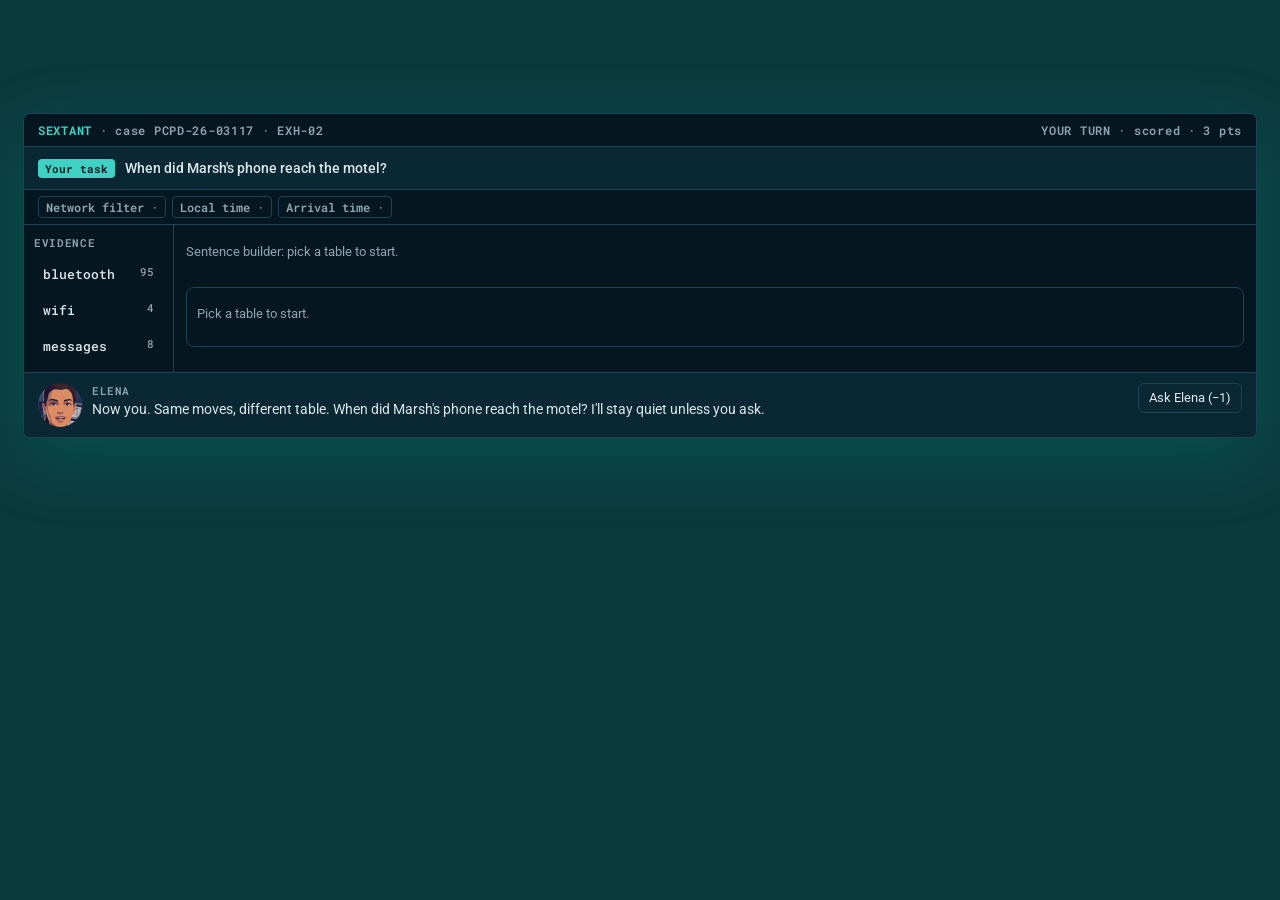
<file: halden/sextant-yourturn/index.html>
<!doctype html><meta charset="utf-8"><meta name="viewport" content="width=device-width,initial-scale=1"><meta name="robots" content="noindex">
<style>@font-face{font-family:"Montserrat";src:url(fonts/Montserrat.woff2) format("woff2");font-weight:100 900;font-display:block}@font-face{font-family:"Roboto";src:url(fonts/Roboto.woff2) format("woff2");font-weight:100 900;font-display:block}@font-face{font-family:"Roboto Mono";src:url(fonts/RobotoMono.woff2) format("woff2");font-weight:100 900;font-display:block}
#solo-wrap{padding:24px;background:#0A3A3E;min-height:100vh;box-sizing:border-box}
html,body{background:#0A3A3E!important;margin:0!important;overflow-x:hidden}</style><title>Halden &amp; Co. Prototype</title>
<meta name="claude:viewport-fit-sides" content="cover">
<style>
/* Layout: Rise 360 course chrome (sidebar with % complete, sticky lesson bar, "Lesson N of 6" headers, CONTINUE bars) dressed in the video's palette:
   navy night, slate lab with teal screen glow, red only at the trap and hook, one amber spotlight on the finding. Each block paints a gradient that ends in the next block's color. */
:root{
  --navy:#001E30; --slate:#082836; --deep:#0A3A3E; --warm:#0E2530; --redbase:#1E0E19; --red:#EF5A5F; --amber:#FAC000; --teal:#00A398; --teal-hi:#3FD1C4; --light:#F2F2F2;
  --side:#00131F; --side-2:#02202F;
  --ink:#E8EEF2; --muted:#9DB0BC; --faint:#6F8794; --line:rgba(255,255,255,.12); --card:#0C2C3B; --card-2:#0F3546; --ph-ink:#8FA6B2;
  --accent:#00A398; --accent-ink:#00141F; --focus:#3FD1C4;
  --ok:#6FD39C; --ok-t:rgba(111,211,156,.14); --bad:#FF8A8F; --bad-t:rgba(239,90,95,.16);
  --watch:#C9B0FF; --watch-t:rgba(135,86,210,.28); --story:#9CC6F5; --story-t:rgba(58,123,213,.25); --explore:#B7CBD6; --explore-t:rgba(126,153,168,.22);
  --check:#FFD566; --check-t:rgba(250,192,0,.18); --sextant:#5FE3D6; --sextant-t:rgba(0,163,152,.22); --nav:#C3CCD2; --nav-t:rgba(185,193,199,.16);
  --new:#D2B4FF; --new-t:rgba(135,86,210,.32); --chg:#FFC266; --chg-t:rgba(250,160,0,.22);
  --sx-bg:#04161F; --sx-panel:#0A2734; --sx-line:#1C4456; --sx-ink:#DDE8EC; --sx-muted:#8FA7B2; --sx-red:#EF5A5F;
  --k1:#58B4FF; --k2:#F5A524; --k3:#3FD1C4; --k4:#C08BFF; --k5:#FF8A94;
  --f-display:"Montserrat",system-ui,sans-serif; --f-body:"Roboto",system-ui,sans-serif; --f-mono:"Roboto Mono",ui-monospace,Menlo,monospace;
  color-scheme:dark;
}
*{box-sizing:border-box}
[hidden]{display:none!important}
html,body{margin:0}
body{background:var(--navy);color:var(--ink);font:17px/1.6 var(--f-body)}
button{font:inherit;color:inherit}
a{color:var(--teal-hi)}
:focus-visible{outline:2px solid var(--focus);outline-offset:2px}
h1,h2,h3{font-family:var(--f-display);text-wrap:balance;margin:0}
p{margin:0}
.app{display:grid;grid-template-columns:300px minmax(0,1fr);min-height:100vh;transition:grid-template-columns .25s}
body.nav-closed .app{grid-template-columns:0 minmax(0,1fr)}
body.nav-closed .side{visibility:hidden}
/* ----- Rise sidebar ----- */
.side{background:var(--side);position:sticky;top:0;height:100vh;overflow:auto;display:flex;flex-direction:column;border-right:1px solid rgba(255,255,255,.06)}
.side-cover{position:relative;height:150px;display:flex;align-items:flex-end;padding:16px 20px;text-decoration:none;color:#fff;flex:0 0 auto;
  background:radial-gradient(60% 70% at 78% 30%,rgba(250,192,0,.35),transparent 60%),radial-gradient(50% 60% at 15% 80%,rgba(0,163,152,.25),transparent 70%),linear-gradient(160deg,#0B3047,#001827)}
.side-cover::after{content:"";position:absolute;inset:0;background:linear-gradient(to top,rgba(0,19,31,.85),transparent 70%)}
.side-cover b{position:relative;z-index:1;font:800 19px/1.2 var(--f-display)}
.side-prog{padding:14px 20px 16px;display:flex;flex-direction:column;gap:8px;border-bottom:1px solid rgba(255,255,255,.06)}
.side-prog span{font:700 11px/1 var(--f-body);letter-spacing:.14em;color:var(--muted)}
.prog{height:4px;background:rgba(255,255,255,.12);border-radius:2px;overflow:hidden}.prog i{display:block;height:100%;background:var(--teal);width:0;transition:width .4s}
.menu{list-style:none;margin:0;padding:8px 0;display:flex;flex-direction:column}
.menu .sec{font:700 11px/1 var(--f-body);letter-spacing:.14em;color:var(--faint);padding:16px 20px 8px}
.menu a{display:flex;gap:12px;align-items:center;padding:11px 20px;color:var(--ink);text-decoration:none;font-size:14.5px;line-height:1.35;border-left:3px solid transparent}
.menu a:hover{background:rgba(255,255,255,.04)}
.menu li.cur a{background:rgba(0,163,152,.12);border-left-color:var(--teal);font-weight:700}
.menu .ico{flex:0 0 14px;height:10px;border-top:2px solid var(--faint);border-bottom:2px solid var(--faint);position:relative}
.menu .ico::after{content:"";position:absolute;left:0;right:0;top:2px;border-top:2px solid var(--faint)}
.menu .t{flex:1;display:flex;flex-direction:column;min-width:0}
.menu .t small{color:var(--faint);font:500 11.5px var(--f-mono)}
.ring{flex:0 0 18px;height:18px;border-radius:50%;border:2px solid rgba(255,255,255,.25);display:grid;place-items:center;font-size:10px;font-weight:700}
li.cur .ring{border-color:var(--teal);background:conic-gradient(var(--teal) 0 50%,transparent 50%)}
li.done .ring{border-color:var(--teal);background:var(--teal);color:var(--accent-ink)}
.review-tools{margin-top:auto;border-top:1px solid rgba(255,255,255,.08);padding:12px 20px 20px;font-size:13px;display:flex;flex-direction:column;gap:10px;background:var(--side-2)}
.review-tools summary{cursor:pointer;font:700 11px/1.4 var(--f-body);letter-spacing:.12em;color:var(--amber)}
.review-tools[open] summary{margin-bottom:6px}
.rt-body{display:flex;flex-direction:column;gap:10px}
.scorebox{border:1px solid var(--line);border-radius:8px;padding:8px 12px;display:flex;flex-direction:column;gap:2px}
.scorebox b{font:700 20px var(--f-mono);color:var(--amber)}
.switch{display:flex;gap:8px;align-items:center;cursor:pointer}
.switch input{width:16px;height:16px;accent-color:var(--teal)}
.rt-note{color:var(--muted);font-size:12px}
.legend{display:flex;flex-wrap:wrap;gap:4px}
/* ----- top bar ----- */
main{min-width:0;position:relative}
body::before{content:"";position:fixed;inset:0 0 auto;height:env(safe-area-inset-top,0px);z-index:30;background:var(--side)}
.topbar{position:sticky;top:env(safe-area-inset-top,0px);z-index:20;display:flex;align-items:center;gap:14px;height:52px;background:rgba(0,19,31,.92);border-bottom:1px solid rgba(255,255,255,.06);padding-left:max(12px,env(safe-area-inset-left,0px));padding-right:max(16px,env(safe-area-inset-right,0px))}
.hamb{width:36px;height:36px;border:0;background:none;cursor:pointer;display:grid;place-items:center;border-radius:6px}
.hamb:hover{background:rgba(255,255,255,.06)}
.hamb i{display:block;width:18px;height:12px;border-top:2px solid var(--ink);border-bottom:2px solid var(--ink);position:relative}
.hamb i::after{content:"";position:absolute;left:0;right:0;top:3px;border-top:2px solid var(--ink)}
.topbar .tt{font:600 13px/1.2 var(--f-body);color:var(--muted);white-space:nowrap;overflow:hidden;text-overflow:ellipsis}
.topbar .tt b{color:var(--ink)}
.tb-prog{position:absolute;left:0;bottom:-1px;height:3px;background:var(--teal);width:0}
/* ----- lessons ----- */
.lesson{display:none}
.lesson.on{display:block}
.lhead{background:var(--navy);padding-block:64px 36px;padding-left:max(16px,env(safe-area-inset-left,0px));padding-right:max(16px,env(safe-area-inset-right,0px))}
.lhead .in{max-width:760px;margin:0 auto;display:flex;flex-direction:column;gap:10px}
.lhead .k{font:500 15px/1.3 var(--f-body);font-style:italic;color:var(--muted)}
.lhead h1{font-size:clamp(32px,5vw,48px);font-weight:900;line-height:1.08;letter-spacing:-.01em}
.lhead h1::after{content:"";display:block;width:64px;height:4px;background:var(--amber);margin-top:22px;border-radius:2px}
.blk{position:relative;padding-block:48px;padding-left:max(16px,env(safe-area-inset-left,0px));padding-right:max(16px,env(safe-area-inset-right,0px));background:var(--slate)}
.blk::after{content:"";position:absolute;inset:0;pointer-events:none;opacity:0;transition:opacity .8s;background:radial-gradient(55% 55% at 50% 55%,rgba(239,90,95,.32),transparent 70%)}
.blk.flash-red::after,.blk:has(.sx-res.red)::after{opacity:1}
.blk>.in{position:relative;z-index:1;max-width:760px;margin:0 auto;display:flex;flex-direction:column;gap:16px}
.blk.wide>.in{max-width:960px}
.blk.gated{display:none}
body:not(.learner) .blk.is-new{box-shadow:inset 4px 0 0 var(--new)}
body:not(.learner) .blk.is-chg{box-shadow:inset 4px 0 0 var(--chg)}
.bg-light{--ink:#262626;--muted:#5A6470;--faint:#7D868E;--line:#D9DDE2;--card:#FFFFFF;--card-2:#F7F8F9;--ph-ink:#5A6470;color:var(--ink)}
/* ----- review annotations ----- */
.ann{display:flex;flex-wrap:wrap;gap:6px;align-items:center;font:500 12px/1.4 var(--f-body);color:var(--muted)}
.pill{display:inline-flex;align-items:center;gap:5px;border-radius:999px;padding:2px 9px;font:600 11.5px/1.5 var(--f-body);white-space:nowrap}
.c-watch{background:var(--watch-t);color:var(--watch)}.c-story{background:var(--story-t);color:var(--story)}.c-explore{background:var(--explore-t);color:var(--explore)}
.c-check{background:var(--check-t);color:var(--check)}.c-sextant{background:var(--sextant-t);color:var(--sextant)}.c-nav{background:var(--nav-t);color:var(--nav)}
.t-new{background:var(--new-t);color:var(--new)}.t-chg{background:var(--chg-t);color:var(--chg)}
.bg-light .pill{filter:brightness(.55) saturate(1.4)}
.ann .id{font:700 12px var(--f-mono);color:var(--ink)}
.ann .clock{font:500 12px var(--f-mono)}
.ann .nbtn{margin-left:auto;border:1px solid var(--line);background:transparent;border-radius:6px;padding:2px 10px;font-size:12px;cursor:pointer}
.ann .nbtn.has{border-color:var(--amber);color:var(--amber);font-weight:600}
.why{font-size:13.5px;color:var(--muted);font-style:italic;border-left:2px solid var(--amber);padding-left:10px}
.notebox{display:flex;flex-direction:column;gap:4px}
.notebox textarea{width:100%;min-height:60px;border:1px solid var(--line);border-radius:8px;background:rgba(0,0,0,.25);color:var(--ink);font:14px/1.45 var(--f-body);padding:8px 10px;resize:vertical}
.bg-light .notebox textarea{background:#fff}
.notebox small{color:var(--muted);font:500 11.5px var(--f-mono)}
body.learner .ann,body.learner .why,body.learner .notebox{display:none!important}
/* ----- image placeholders, on palette ----- */
.ph{border-radius:6px;display:flex;align-items:flex-end;justify-content:flex-start;text-align:left;padding:12px;font:500 12px/1.4 var(--f-mono);color:var(--ph-ink);position:relative;overflow:hidden;min-height:150px;
  background:radial-gradient(45% 55% at 72% 32%,rgba(250,192,0,.30),transparent 70%),radial-gradient(40% 50% at 20% 75%,rgba(0,163,152,.18),transparent 70%),linear-gradient(170deg,#123B52,#06192A)}
.ph::before{content:"IMAGE";position:absolute;top:10px;left:12px;font:700 10px var(--f-mono);letter-spacing:.14em;color:rgba(255,255,255,.45)}
.ph span{position:relative;background:rgba(0,0,0,.35);padding:3px 7px;border-radius:4px;color:#C9D6DD}
.ph.wide{aspect-ratio:16/9;max-width:100%}
.ph.round{width:96px;height:96px;min-height:0;border-radius:50%;padding:0;flex:0 0 96px;align-items:center;justify-content:center;box-shadow:0 0 0 4px rgba(255,255,255,.08)}
.ph.round::before{display:none}
.ph.round span{background:none;font-size:10px;letter-spacing:.1em}
/* ----- Rise blocks ----- */
.eyebrow{font:700 12px var(--f-body);letter-spacing:.14em;text-transform:uppercase;color:var(--amber)}
.lead{font-size:20px;line-height:1.55}
h2.bh{font-size:28px;font-weight:800;line-height:1.2}
.btn{display:inline-flex;align-items:center;justify-content:center;gap:8px;border:0;border-radius:4px;background:var(--teal);color:var(--accent-ink);padding:12px 22px;font:700 14px var(--f-body);letter-spacing:.08em;text-transform:uppercase;cursor:pointer;text-decoration:none}
.btn[disabled]{opacity:.35;cursor:not-allowed}
.btn.ghost{background:transparent;color:var(--ink);box-shadow:inset 0 0 0 2px var(--line)}
/* quote (Rise Quote A: avatar on top, centered) */
.quote{display:flex;flex-direction:column;align-items:center;text-align:center;gap:18px}
.quote blockquote{margin:0;font:400 23px/1.55 var(--f-body);max-width:640px}
.quote cite{display:block;font:700 13px var(--f-body);letter-spacing:.12em;text-transform:uppercase;color:var(--muted);margin-top:14px}
.quote cite::before{content:"";display:block;width:32px;height:2px;background:var(--amber);margin:0 auto 12px}
/* statement (Rise Statement A: thick rules) */
.statement{font:800 clamp(26px,3.6vw,34px)/1.3 var(--f-display);border-top:6px solid var(--amber);border-bottom:6px solid var(--amber);padding-block:28px;text-align:center}
.imgtext{display:grid;grid-template-columns:minmax(0,1fr) minmax(0,1fr);gap:32px;align-items:center}
@media (max-width:640px){.imgtext{grid-template-columns:1fr}}
/* cover (Rise cover: full-bleed art, pill START COURSE, DETAILS) */
.cover-hero{position:relative;min-height:560px;display:flex;align-items:flex-end;padding-block:56px;padding-left:max(24px,env(safe-area-inset-left,0px));padding-right:max(24px,env(safe-area-inset-right,0px));
  background:linear-gradient(to top,rgba(0,30,48,.97) 8%,rgba(0,30,48,.55) 45%,rgba(0,30,48,.2)),radial-gradient(35% 45% at 70% 30%,rgba(250,192,0,.45),transparent 70%),radial-gradient(40% 50% at 25% 40%,rgba(0,163,152,.22),transparent 70%),linear-gradient(160deg,#16496A,#03121C)}
.cover-hero .tag{position:absolute;top:18px;right:20px;font:500 12px var(--f-mono);color:rgba(255,255,255,.5);background:rgba(0,0,0,.3);padding:3px 8px;border-radius:4px}
.cover-in{max-width:960px;margin:0 auto;width:100%;display:flex;flex-direction:column;gap:16px}
.cover-in h1{font-size:clamp(38px,6.5vw,64px);font-weight:900;line-height:1.02;letter-spacing:-.015em}
.cover-in .lead{max-width:640px;color:#D4DEE4}
.cover-btns{display:flex;gap:18px;align-items:center;margin-top:8px;flex-wrap:wrap}
.pillbtn{background:#fff;color:#001E30;border-radius:999px;padding:13px 28px;font:800 13px var(--f-body);letter-spacing:.12em;text-decoration:none;border:0}
.linkbtn{background:none;border:0;color:#fff;font:700 13px var(--f-body);letter-spacing:.12em;cursor:pointer}
.objs{margin:0;padding-left:20px;display:flex;flex-direction:column;gap:6px}
.toc{list-style:none;margin:0;padding:0;border-top:1px solid var(--line)}
.toc li{border-bottom:1px solid var(--line)}
.toc a{display:flex;gap:14px;align-items:center;padding:14px 4px;color:var(--ink);text-decoration:none}
.toc a:hover{color:var(--teal-hi)}
.toc .n{font:700 12px var(--f-mono);color:var(--amber);flex:0 0 28px}
.toc .ttl{flex:1;font-weight:500}
.toc small{color:var(--faint);font:500 12px var(--f-mono)}
.toc .sec{font:700 11px var(--f-body);letter-spacing:.14em;color:var(--faint);padding:18px 4px 8px;border-bottom:0}
/* CONTINUE (Rise continue divider) */
.cont>.in{align-items:stretch}
.contbtn{width:100%;padding:20px;font:800 15px var(--f-body);letter-spacing:.2em;border-radius:2px}
.cont [data-lock]{text-align:center;color:var(--muted);font-size:13px}
/* lesson footer (Rise next-lesson) */
.lnav{background:var(--navy);padding-block:56px 72px;padding-left:16px;padding-right:16px;display:flex;flex-direction:column;align-items:center;gap:12px;border-top:1px solid rgba(255,255,255,.06)}
.lnav .nl{font:700 11px var(--f-body);letter-spacing:.16em;color:var(--faint)}
.lnav .btn{font-size:15px;padding:16px 32px}
/* process (Rise process: START card, side arrows, step counter) */
.process{position:relative;display:flex;align-items:center;gap:10px}
.process .cardp{flex:1;background:var(--card);border-radius:4px;box-shadow:0 12px 40px rgba(0,0,0,.35);overflow:hidden;min-width:0}
.process .stage{display:grid;grid-template-columns:220px minmax(0,1fr);gap:22px;padding:26px;align-items:center;min-height:220px}
.process .stage.intro{grid-template-columns:1fr;text-align:center;justify-items:center;gap:14px}
@media (max-width:640px){.process .stage{grid-template-columns:1fr}}
.process h3{font-size:20px;font-weight:800;margin-bottom:8px}
.process .arrow{flex:0 0 44px;height:44px;border-radius:50%;border:0;background:var(--teal);color:var(--accent-ink);font:800 18px var(--f-body);cursor:pointer}
.process .arrow[disabled]{opacity:.25}
.process .dots{display:flex;gap:6px;justify-content:center;padding:0 0 18px}
.process .dots i{width:28px;height:4px;border-radius:2px;background:var(--line)}
.process .dots i.on{background:var(--amber)}
/* labeled graphic (Rise markers) */
.lg{position:relative;border-radius:4px;overflow:hidden;background:var(--sx-bg);aspect-ratio:16/9;max-width:100%;box-shadow:0 0 0 1px var(--sx-line),0 18px 60px rgba(0,163,152,.18)}
.lg .wf{position:absolute;inset:0;display:grid;grid-template-columns:22% 1fr;grid-template-rows:18% 1fr 22%;gap:6px;padding:10px}
.lg .wf div{border:1px solid var(--sx-line);background:rgba(10,39,52,.6);border-radius:4px;color:var(--sx-muted);font:500 11px var(--f-mono);padding:6px}
.lg .wf .ev{grid-row:1/4}
.marker{position:absolute;width:38px;height:38px;border-radius:50%;background:var(--teal);color:var(--accent-ink);border:0;font:800 15px var(--f-display);cursor:pointer;display:grid;place-items:center;transform:translate(-50%,-50%);box-shadow:0 0 0 6px rgba(0,163,152,.3)}
@media (prefers-reduced-motion:no-preference){.marker:not(.seen){animation:pulse 1.8s infinite}}
@keyframes pulse{0%{box-shadow:0 0 0 0 rgba(0,163,152,.55)}100%{box-shadow:0 0 0 16px rgba(0,163,152,0)}}
.marker.seen{background:#fff;color:#001E30;box-shadow:none}
.pop{background:#fff;color:#1E2328;border-radius:4px;padding:16px 18px;font-size:15.5px;box-shadow:0 12px 40px rgba(0,0,0,.4)}
.pop b{font:800 16px var(--f-display);display:block;margin-bottom:4px}
/* flashcard (Rise flashcard) */
.flip{perspective:900px;cursor:pointer;max-width:380px;width:100%;margin:0 auto;border:0;background:none;padding:0}
.flip .card{position:relative;height:260px;transition:transform .55s;transform-style:preserve-3d}
.flip.on .card{transform:rotateY(180deg)}
.flip .face{position:absolute;inset:0;backface-visibility:hidden;border-radius:4px;background:var(--card);box-shadow:0 12px 40px rgba(0,0,0,.35);display:flex;flex-direction:column;justify-content:center;align-items:center;gap:10px;padding:24px;text-align:center}
.flip .face::after{content:"↻";position:absolute;right:14px;bottom:10px;font-size:18px;color:var(--faint)}
.flip .back{transform:rotateY(180deg);background:var(--card-2)}
.flip .big{font:700 34px var(--f-mono);color:var(--amber)}
@media (prefers-reduced-motion:reduce){.flip .card{transition:none}}
/* knowledge check (Rise quiz card) */
.kc{background:var(--card);border-radius:4px;padding:28px;box-shadow:0 12px 40px rgba(0,0,0,.35);display:flex;flex-direction:column;gap:16px}
.kc .qn{font:700 12px var(--f-body);letter-spacing:.14em;color:var(--muted)}
.kc .qt{font:600 20px/1.4 var(--f-body)}
.opts{display:flex;flex-direction:column;gap:2px}
.opt{display:flex;gap:14px;align-items:flex-start;border:0;border-top:1px solid var(--line);padding:14px 4px;cursor:pointer;background:none;text-align:left;width:100%;font-size:16px}
.opt input{margin-top:5px;accent-color:var(--teal);width:18px;height:18px}
.submit{align-self:center;background:none;border:0;border-bottom:2px solid var(--teal);color:var(--ink);font:800 13px var(--f-body);letter-spacing:.16em;padding:6px 2px;cursor:pointer}
.fb{border-radius:4px;padding:14px 16px;font-size:15.5px;display:flex;gap:12px;align-items:flex-start}
.fb::before{flex:0 0 26px;height:26px;border-radius:50%;display:grid;place-items:center;font-weight:800;font-size:14px}
.fb.ok{background:var(--ok-t);color:var(--ink)}.fb.ok::before{content:"✓";background:var(--ok);color:#00141F}
.fb.bad{background:var(--bad-t);color:var(--ink)}.fb.bad::before{content:"✕";background:var(--bad);color:#00141F}
/* scenario (Rise scenario: scene, character, speech bubble, responses) */
.scene{position:relative;border-radius:4px;overflow:hidden;min-height:340px;display:flex;align-items:flex-end;justify-content:center;padding:24px;
  background:radial-gradient(30% 40% at 18% 35%,rgba(250,192,0,.28),transparent 70%),linear-gradient(175deg,#1A4560,#06192A)}
.scene .who-img{position:absolute;right:6%;bottom:0;width:200px;height:290px;border-radius:100px 100px 0 0;background:linear-gradient(#2C5269,#13324A);display:grid;place-items:center;font:600 11px var(--f-mono);color:#B8C8D2}
.scene .bubble{position:relative;z-index:1;background:#fff;color:#1E2328;border-radius:6px;padding:18px 20px;max-width:520px;width:100%;margin-right:auto;display:flex;flex-direction:column;gap:12px}
.scene .bubble .nm{font:800 12px var(--f-body);letter-spacing:.12em;color:#5A6470}
.scene .bubble .say{font-size:18px}
.scene .resp{display:flex;flex-direction:column;gap:8px}
.scene .resp button{text-align:left;border:2px solid #D9DDE2;background:#fff;color:#1E2328;border-radius:4px;padding:10px 12px;cursor:pointer;font-size:15px}
.scene .resp button:hover{border-color:var(--teal)}
.scene .fb{color:#1E2328}
/* sorting (Rise sorting activity) */
.piles{display:grid;grid-template-columns:1fr 1fr;gap:14px}
@media (max-width:560px){.piles{grid-template-columns:1fr}}
.pile{border:2px dashed rgba(255,255,255,.25);border-radius:4px;padding:14px;min-height:150px;display:flex;flex-direction:column;gap:8px;cursor:pointer;background:rgba(0,0,0,.15)}
.pile h3{font:800 13px var(--f-body);letter-spacing:.12em;text-transform:uppercase;color:var(--muted);text-align:center}
.cards{display:flex;flex-wrap:wrap;gap:10px;justify-content:center}
.scard{border:0;background:var(--card);border-radius:4px;padding:12px 14px;font-size:15px;cursor:pointer;text-align:left;box-shadow:0 6px 20px rgba(0,0,0,.3);max-width:340px}
.scard[aria-pressed="true"]{box-shadow:0 0 0 3px var(--teal),0 6px 20px rgba(0,0,0,.3)}
.scard.ok{box-shadow:inset 4px 0 0 var(--ok)}.scard.bad{box-shadow:inset 4px 0 0 var(--bad)}
/* tables, timeline, chart */
.tbl{overflow-x:auto;background:var(--card);border-radius:4px}
table{border-collapse:collapse;width:100%;font-size:15px}
th,td{text-align:left;padding:12px 16px;border-bottom:1px solid var(--line)}
th{font:700 12px var(--f-body);text-transform:uppercase;letter-spacing:.1em;color:var(--muted);background:rgba(255,255,255,.03)}
td.m{font-family:var(--f-mono);font-variant-numeric:tabular-nums;white-space:nowrap;color:var(--amber)}
.tl{list-style:none;margin:0;padding:0 0 0 8px;border-left:2px solid var(--line);display:flex;flex-direction:column;gap:18px}
.tl li{padding-left:22px;position:relative;display:flex;flex-direction:column}
.tl li::before{content:"";position:absolute;left:-17px;top:5px;width:14px;height:14px;border-radius:50%;background:var(--navy);border:2px solid var(--muted)}
.tl li.car::before{background:var(--teal);border-color:var(--teal)}
.tl li.al::before{background:var(--red);border-color:var(--red)}
.tl b{font:700 15px var(--f-mono);color:var(--amber)}
.bars{display:flex;flex-direction:column;gap:12px}
.bar{display:grid;grid-template-columns:130px minmax(0,1fr) 36px;gap:12px;align-items:center;font-size:14px}
.bar i{display:block;height:26px;background:linear-gradient(90deg,var(--teal),var(--teal-hi));border-radius:2px}
.bar b{font-family:var(--f-mono);text-align:right}
/* tabs, accordion */
.tabs{display:flex;gap:4px;border-bottom:1px solid var(--line);flex-wrap:wrap}
.tabs button{border:0;background:none;padding:12px 16px;border-bottom:3px solid transparent;cursor:pointer;font:700 13px var(--f-body);letter-spacing:.08em;text-transform:uppercase;color:var(--muted)}
.tabs button[aria-selected="true"]{border-color:var(--amber);color:var(--ink)}
details.acc{background:var(--card);border-radius:2px;box-shadow:inset 4px 0 0 var(--teal);margin-bottom:2px}
details.acc summary{list-style:none;cursor:pointer;padding:16px 20px;font-weight:700;display:flex;justify-content:space-between;gap:10px}
details.acc summary::-webkit-details-marker{display:none}
details.acc summary::after{content:"+";font-size:22px;line-height:1;color:var(--teal-hi)}
details.acc[open] summary::after{content:"–"}
details.acc>p{padding:0 20px 18px}
/* diagrams */
.diag{background:var(--card);border-radius:4px;padding:20px;display:flex;flex-direction:column;gap:14px;box-shadow:0 12px 40px rgba(0,0,0,.3)}
.flow{display:flex;align-items:stretch;gap:8px;flex-wrap:wrap}
.flow .node{flex:1 1 150px;border:1px solid var(--line);border-radius:4px;padding:12px;display:flex;flex-direction:column;gap:4px;min-width:0;background:rgba(0,0,0,.15)}
.flow .arrow{align-self:center;font:700 22px var(--f-mono);color:var(--amber)}
.flow .node b{font-family:var(--f-display);font-size:14px}
.flow .node small{color:var(--muted);font-size:12.5px}
.flow .ph{min-height:80px}
.mini td,.mini th{padding:5px 8px;font-size:12px}
.mini td{font-family:var(--f-mono)}
.mini tr.hl td{background:rgba(0,163,152,.2);color:var(--teal-hi);font-weight:700}
.clocks{display:grid;grid-template-columns:1fr auto 1fr;gap:12px;align-items:center}
.clk{border:2px solid var(--line);border-radius:6px;padding:16px;text-align:center;display:flex;flex-direction:column;gap:2px;background:rgba(0,0,0,.2)}
.clk .tm{font:700 40px var(--f-mono)}
.clk.here{border-color:var(--amber);box-shadow:0 0 30px rgba(250,192,0,.18)}
.clk.here .tm{color:var(--amber)}
.clk small{color:var(--muted)}
.ruler{display:grid;grid-template-columns:auto 1fr auto;gap:10px;align-items:center;font:500 12.5px var(--f-mono);color:var(--muted)}
.ruler i{height:2px;background:var(--muted);position:relative}
.ruler i::after{content:"";position:absolute;right:-1px;top:-5px;border-left:8px solid var(--muted);border-top:6px solid transparent;border-bottom:6px solid transparent}
svg text{fill:var(--muted);font:500 11px var(--f-mono)}
svg .axis{stroke:rgba(255,255,255,.25)}
svg .carbar{fill:var(--teal)}
svg .alarm{stroke:var(--red);stroke-width:3}
svg .lbl{fill:var(--ink);font:600 12px var(--f-body)}
/* case board (pinned cards under a lamp) */
.board{border-radius:4px;padding:22px;display:flex;flex-direction:column;gap:16px;background:radial-gradient(60% 80% at 80% 0%,rgba(250,192,0,.14),transparent 70%),#0A2433;box-shadow:inset 0 0 0 1px rgba(255,255,255,.06)}
.pins{display:grid;grid-template-columns:repeat(auto-fit,minmax(190px,1fr));gap:14px}
.pin{background:#E9E4D6;color:#1E2328;border-radius:2px;padding:14px 14px 12px;font-size:15px;display:flex;flex-direction:column;gap:4px;position:relative;box-shadow:0 8px 20px rgba(0,0,0,.4)}
.pin::before{content:"";position:absolute;top:-6px;left:50%;width:12px;height:12px;border-radius:50%;background:#6C7A84;transform:translateX(-50%);box-shadow:0 2px 3px rgba(0,0,0,.4)}
.pin small{font:700 10.5px var(--f-body);color:#5A6470;text-transform:uppercase;letter-spacing:.12em}
.pin.newpin::before{background:var(--amber)}
.pin.newpin{box-shadow:0 0 0 2px var(--amber),0 8px 20px rgba(0,0,0,.4)}
.skills{display:flex;gap:8px;flex-wrap:wrap;font:700 12px var(--f-body);letter-spacing:.06em}
.skills span{border:1px solid var(--line);border-radius:999px;padding:5px 12px;color:var(--muted)}
.skills span.now{background:var(--amber);color:#1E2328;border-color:var(--amber)}
.skills span.did{color:var(--teal-hi);border-color:var(--teal)}
/* video (Rise player) */
.video{aspect-ratio:16/9;border-radius:4px;display:grid;place-items:center;color:#E8EEF2;position:relative;cursor:pointer;border:0;width:100%;font:500 14px var(--f-mono);overflow:hidden;
  background:radial-gradient(35% 45% at 70% 35%,rgba(250,192,0,.35),transparent 70%),linear-gradient(165deg,#163F5A,#030E16)}
.video .play{width:76px;height:76px;border-radius:50%;background:rgba(255,255,255,.92);color:#001E30;display:grid;place-items:center;font-size:26px;padding-left:5px}
.video .bar2{position:absolute;left:0;right:0;bottom:0;height:42px;background:linear-gradient(transparent,rgba(0,0,0,.7));display:flex;align-items:center;gap:12px;padding:0 14px;font-size:12px}
.video .bar2 i{flex:1;height:3px;background:rgba(255,255,255,.3);border-radius:2px}
.video .cap{position:absolute;left:14px;top:12px;font-size:12px;opacity:.75}
/* ---------- Sextant ---------- */
.sx{background:var(--sx-bg);color:var(--sx-ink);border-radius:6px;overflow:hidden;font-size:14px;box-shadow:0 0 0 1px var(--sx-line),0 20px 70px rgba(0,163,152,.22)}
.sx-top{display:flex;justify-content:space-between;gap:10px;padding:8px 14px;border-bottom:1px solid var(--sx-line);font:600 12px var(--f-mono);letter-spacing:.06em;color:var(--sx-muted);flex-wrap:wrap}
.sx-top b{color:var(--k3)}
.sx-task{padding:10px 14px;background:var(--sx-panel);border-bottom:1px solid var(--sx-line);font-weight:500;display:flex;gap:10px;align-items:center;flex-wrap:wrap}
.sx-task .stp{font:700 11px var(--f-mono);background:var(--k3);color:#06211F;border-radius:4px;padding:2px 7px}
.sx-body{display:grid;grid-template-columns:150px minmax(0,1fr)}
@media (max-width:620px){.sx-body{grid-template-columns:1fr}.sx-ev{border-right:0!important;border-bottom:1px solid var(--sx-line)}}
.sx-ev{border-right:1px solid var(--sx-line);padding:10px;display:flex;flex-direction:column;gap:4px}
.sx-ev h4{margin:0 0 4px;font:600 11px var(--f-mono);color:var(--sx-muted);letter-spacing:.06em}
.sx-ev button{background:none;border:1px solid transparent;color:var(--sx-ink);text-align:left;padding:6px 8px;border-radius:6px;cursor:pointer;font:500 13px var(--f-mono);display:flex;justify-content:space-between;gap:6px}
.sx-ev button:hover{border-color:var(--sx-line)}
.sx-ev button.act{background:var(--sx-panel);border-color:var(--k3)}
.sx-ev button small{color:var(--sx-muted)}
.sx-main{padding:12px;display:flex;flex-direction:column;gap:10px;min-width:0}
.sx-builder{display:flex;flex-wrap:wrap;gap:6px;align-items:center;min-height:30px}
.sx-builder .empty{color:var(--sx-muted);font-size:13px}
.chipk{display:inline-flex;align-items:center;gap:6px;border-radius:6px;padding:4px 8px;font:500 13px var(--f-body);border:1px solid;background:rgba(255,255,255,.03)}
.chipk .n{font:700 11px var(--f-mono);border-radius:50%;width:18px;height:18px;display:grid;place-items:center;color:#0B1E28}
.chipk input,.chipk select{background:#06151C;border:1px solid var(--sx-line);color:var(--sx-ink);border-radius:4px;padding:3px 6px;font:500 13px var(--f-mono);min-width:0;width:170px;max-width:100%}
.chipk select{width:auto}
.k1{border-color:var(--k1)}.k1 .n{background:var(--k1)}.k2{border-color:var(--k2)}.k2 .n{background:var(--k2)}.k3{border-color:var(--k3)}.k3 .n{background:var(--k3)}
.k4{border-color:var(--k4)}.k4 .n{background:var(--k4)}.k5{border-color:var(--k5)}.k5 .n{background:var(--k5)}
.addchip{background:none;border:1px dashed var(--sx-muted);color:var(--sx-ink);border-radius:6px;padding:4px 10px;cursor:pointer;font:500 13px var(--f-body)}
.sx-sql{background:#06151C;border:1px solid var(--sx-line);border-radius:8px;padding:8px 10px;font:500 12.5px/1.7 var(--f-mono);overflow-x:auto;margin:0;white-space:pre}
.sx-sql .ln{display:block;padding-left:8px;border-left:3px solid transparent}
.sx-sql .ln[data-k="1"]{border-color:var(--k1)}.sx-sql .ln[data-k="2"]{border-color:var(--k2)}.sx-sql .ln[data-k="3"]{border-color:var(--k3)}.sx-sql .ln[data-k="4"]{border-color:var(--k4)}.sx-sql .ln[data-k="5"]{border-color:var(--k5)}
.sx-sql input{background:#0B2230;border:1px dashed var(--k2);color:var(--sx-ink);font:inherit;padding:1px 4px;border-radius:3px;width:100%;max-width:640px}
.sx-ctrl{display:flex;flex-wrap:wrap;gap:8px;align-items:center}
.sxbtn{background:var(--k3);color:#06211F;border:0;border-radius:6px;padding:7px 14px;font:700 13px var(--f-body);cursor:pointer}
.sxbtn.ghost{background:none;color:var(--sx-ink);border:1px solid var(--sx-line)}
.sxbtn[disabled]{opacity:.4;cursor:not-allowed}
.sx-ctrl label{font-size:13px;color:var(--sx-muted);display:flex;gap:6px;align-items:center;flex-wrap:wrap}
.sx-ctrl input[type=text]{background:#06151C;border:1px solid var(--sx-line);color:var(--sx-ink);border-radius:4px;padding:5px 8px;font:500 13px var(--f-mono);width:110px}
.sx-res{border:1px solid var(--sx-line);border-radius:8px;min-height:60px;overflow-x:auto;transition:box-shadow .3s,border-color .3s}
.sx-res.red{border-color:var(--sx-red);box-shadow:0 0 0 2px var(--sx-red),0 0 30px rgba(239,90,95,.35)}
.sx-res .rhead{display:flex;justify-content:space-between;padding:6px 10px;font:600 11.5px var(--f-mono);color:var(--sx-muted);border-bottom:1px solid var(--sx-line);gap:8px;flex-wrap:wrap}
.sx-res .zero{padding:18px 10px;text-align:center;font:700 22px var(--f-mono);color:var(--sx-red)}
.sx-res .hint0{padding:16px 10px;color:var(--sx-muted);font-size:13px}
.sx-res table{font-size:12.5px}
.sx-res th{color:var(--sx-muted);border-color:var(--sx-line);background:none;padding:7px 10px;font:600 11px var(--f-mono)}
.sx-res td{border-color:var(--sx-line);color:var(--sx-ink);font-family:var(--f-mono);white-space:nowrap;padding:7px 10px}
.sx-res tr.hl td{background:rgba(63,209,196,.12);color:var(--k3)}
.sx-el{display:flex;gap:10px;padding:10px 14px;border-top:1px solid var(--sx-line);background:var(--sx-panel);align-items:flex-start}
.sx-el .av{flex:0 0 36px;height:36px;border-radius:50%;background:radial-gradient(60% 60% at 60% 35%,rgba(250,192,0,.45),transparent 70%),#2B4756;display:grid;place-items:center;font:700 12px var(--f-mono);color:var(--sx-ink)}
.sx-el .txt{flex:1;min-width:0}
.sx-el .txt small{display:block;font:600 11px var(--f-mono);color:var(--sx-muted);letter-spacing:.05em}
.sx-el .help{background:none;border:1px solid var(--sx-line);color:var(--sx-ink);border-radius:6px;padding:4px 10px;cursor:pointer;font-size:12.5px;white-space:nowrap}
.glow{box-shadow:0 0 0 2px var(--k2),0 0 18px rgba(245,165,36,.6)!important;border-radius:6px}
.sx-score{display:flex;gap:6px;flex-wrap:wrap;font:600 12px var(--f-mono)}
.sx-score span{border:1px solid var(--sx-line);border-radius:4px;padding:2px 7px;color:var(--sx-muted)}
.sx-score span.got{border-color:var(--k3);color:var(--k3)}
.sx-score span.lost{border-color:var(--sx-red);color:var(--sx-red);text-decoration:line-through}
.report{color-scheme:light;background:#F4F1E8;color:#1E2328;border-radius:4px;padding:16px;display:flex;flex-direction:column;gap:10px;font-size:14px;--line:#D8D2C2;--ink:#1E2328}
.report h4{margin:0;font:700 13px var(--f-mono);letter-spacing:.06em}
.final{border-radius:6px;padding:14px;text-align:center;font-size:15px;flex-direction:column;align-items:center}
.final::before{display:none}
.final b{display:block;font:800 30px var(--f-mono)}
@media (max-width:900px){
  .app,body.nav-closed .app{grid-template-columns:1fr}
  .side{position:fixed;inset:0 auto 0 0;width:min(320px,86vw);z-index:40;transform:translateX(-100%);transition:transform .25s;height:100%;visibility:visible!important}
  body.nav-open .side{transform:none;box-shadow:0 0 0 100vmax rgba(0,0,0,.55)}
}
</style>

<div class="app">
<nav class="side" id="side" aria-label="Course menu">
  <a class="side-cover" href="#cover"><b>The Halden &amp; Co. Break-in</b></a>
  <div class="side-prog"><span id="pct">0% COMPLETE</span><div class="prog" aria-hidden="true"><i id="progbar"></i></div></div>
  <ol class="menu" id="menu"></ol>
  <details class="review-tools" open><summary>PROTOTYPE REVIEW PANEL</summary><div class="rt-body">
    <div class="scorebox" aria-live="polite"><span class="rt-note">Case score (shown at the end in the real course)</span><b id="score">0 / 10</b><span class="rt-note" id="scoreparts">Your turn – · Count – · Conclude –</span></div>
    <label class="switch"><input type="checkbox" id="sw-learner"> Learner view (hide review notes)</label>
    <label class="switch"><input type="checkbox" id="sw-unlock"> Unlock all blocks</label>
    <div class="legend" aria-label="Legend">
      <span class="pill t-new">NEW</span><span class="pill t-chg">CHANGED</span>
      <span class="pill c-watch">Watch</span><span class="pill c-story">Story</span><span class="pill c-explore">Read &amp; explore</span>
      <span class="pill c-check">Practice</span><span class="pill c-sextant">Sextant</span><span class="pill c-nav">Navigation</span>
    </div>
    <div class="rt-note" id="runtime"></div>
    <div class="rt-note" id="savemode">Notes: connecting…</div>
  </div></details>
</nav>

<main id="main">
<div class="topbar"><button class="hamb" id="hamb" type="button" aria-label="Show or hide the lesson menu" aria-controls="side"><i></i></button><span class="tt" id="tbtitle"></span><i class="tb-prog" id="tbprog"></i></div>

<!-- ================= COVER ================= -->
<section class="lesson" id="cover" data-title="Start" data-short="Cover">
  <div class="cover-hero"><span class="tag">COVER ART · store window in the rain (video's first shot)</span>
    <div class="cover-in">
      <div class="eyebrow">Yuto Original · Case PCPD-26-03117</div>
      <h1>The Halden &amp; Co. Break-in</h1>
      <p class="lead">A jewelry store is robbed. One suspect wipes his phone. The other can't. Use Sextant to read that phone's records and show where it's been.</p>
      <div class="cover-btns"><a class="pillbtn" href="#l1">START COURSE</a><button class="linkbtn" type="button" id="detbtn" aria-expanded="false">DETAILS ⌄</button></div>
    </div>
  </div>
  <div class="blk" data-id="0" data-type="Cover page" data-cat="nav" data-tag="chg" data-dur="0"
    data-why="Your note: 'Fictional' removed, and the description now says what they'll learn to do in Sextant, short and plain. Title options to choose from: 'The Halden &amp; Co. Break-in' · 'Where Has This Phone Been?' · 'Five Hours Off'. The fictional disclaimer moves to the course footer.">
    <div class="in">
      <div id="details" hidden><p style="margin-bottom:10px"><b>You'll learn to:</b></p>
      <ul class="objs"><li>Read a phone's records as a table</li><li>Turn phone time into local time</li><li>Line up two records on one clock</li><li>Count a pattern and word a finding a court accepts</li></ul>
      <p style="color:var(--muted);font-size:15px;margin-top:10px">About 17 minutes · 3 hands-on moments in Sextant · scored out of 10</p></div>
      <ol class="toc" id="toc"></ol>
    </div>
  </div>
</section>

<!-- ================= LESSON 1 ================= -->
<section class="lesson" id="l1" data-title="The case" data-short="1">
  <header class="lhead"><div class="in"><div class="k">Lesson 1 of 6</div><h1>The case</h1></div></header>

  <div class="blk" data-id="1.1" data-type="Video" data-cat="watch" data-dur="115" data-done-on="video">
    <div class="in"><button class="video" type="button" data-video="1.1" aria-label="Play the intro video"><span class="play">▶</span><span class="cap">Intro video · captions EN / ES</span><span class="bar2">▶ <i></i> 0:00 / 1:55 · CC</span></button></div>
  </div>

  <div class="blk alt" data-id="1.2" data-type="Accordion" data-cat="explore" data-dur="0">
    <div class="in"><details class="acc"><summary>Read the video transcript</summary>
      <p style="font-size:15px;color:var(--muted)">Halden and Company, forty-seven years on Mercer Street, never once robbed. Until Tuesday night, when someone took fourteen watches in seven minutes. … I know someone who can help with this, and that's you. Ready to take a look?<br><i>(Full transcript with speaker names in the build.)</i></p></details></div>
  </div>

  <div class="blk is-chg" data-id="1.3" data-type="Quote" data-cat="story" data-tag="chg" data-dur="15"
    data-why="Your note: she picks up her last line from the video ('Ready to take a look?'), then says who she is and what we're doing. Hale isn't introduced here; he's introduced in lesson 3, when he walks in with the alarm log.">
    <div class="in"><div class="quote"><div class="ph round"><span>ELENA</span></div>
      <div><blockquote>"Ready? Good. I'm Elena, from the Digital Evidence Unit. Here's where we are: two men, one gray car, and one phone that wasn't wiped. Marsh says he's never been in that car. Let's see what his phone says."</blockquote><cite>Elena Rios · Digital Evidence Unit</cite></div></div></div>
  </div>

  <div class="blk alt" data-id="1.4" data-type="Statement" data-cat="story" data-dur="5">
    <div class="in"><p class="statement">Your question: has Marsh's phone been in Vance's car?</p></div>
  </div>

  <div class="blk is-chg" data-id="1.5" data-type="Process" data-cat="explore" data-tag="chg" data-dur="25"
    data-why="Your note: the checklist was dry. Now it's Rise's Process block: four steps, each with a small picture, read one at a time. Same facts.">
    <div class="in">
      <div class="process" data-process>
        <button class="arrow" type="button" data-prev aria-label="Previous step">‹</button>
        <div class="cardp">
          <div class="stage intro" data-step><div class="eyebrow">The case file</div><h3>Before you start</h3><p>Four things happened before this phone reached you.</p><button class="btn" type="button" data-start>Start</button></div>
          <div class="stage" data-step hidden><div class="ph"><span>IMG · signed warrant, court stamp</span></div><div><h3>1 · The warrant</h3><p>PCPD-SW-26-0412, signed Wednesday 4 March at 16:30. We're allowed to search the phone.</p></div></div>
          <div class="stage" data-step hidden><div class="ph"><span>IMG · phone on a lab dock, cable in</span></div><div><h3>2 · The copy</h3><p>The lab copied the phone on Thursday 5 March at 09:30. A digital fingerprint (hash) proves the copy matches the phone exactly.</p></div></div>
          <div class="stage" data-step hidden><div class="ph"><span>IMG · phone with four ticks: name, SIM, account, Bluetooth</span></div><div><h3>3 · The match</h3><p>Device name, SIM, Apple Account and Bluetooth address all match. This is Marsh's phone.</p></div></div>
          <div class="stage" data-step hidden><div class="ph"><span>IMG · gloved hand holding a phone, face out of frame</span></div><div><h3>4 · The limit</h3><p>The phone can't tell us who was holding it. That's a separate question. Your job is what the phone did.</p></div></div>
          <div class="dots" data-dots></div>
        </div>
        <button class="arrow" type="button" data-next aria-label="Next step">›</button>
      </div>
    </div>
  </div>

  <div class="blk alt" data-id="1.6" data-type="Image & text" data-cat="explore" data-dur="10">
    <div class="in"><div class="imgtext"><div class="ph"><span>EXH-03 · car stereo screen: "CAR AUDIO 7731", paired list shows "Leon's iPhone"</span></div>
      <div><div class="eyebrow">EXH-03 · Car search, 4 Mar</div><p>The gray sedan's stereo is named <b>CAR AUDIO 7731</b>. Its paired list shows "Leon's iPhone".</p><p style="margin-top:10px"><i>Elena: "Remember that stereo name. You'll need it."</i></p></div></div></div>
  </div>

  <div class="blk is-new" data-id="1.7a" data-type="Image & text (diagram)" data-cat="explore" data-tag="new" data-dur="20"
    data-why="Your question on 1.7: yes, this is the learner's first time with Sextant. This new block explains the idea in plain words, with a picture, before they see the tool's screen.">
    <div class="in">
      <div class="eyebrow">Meet Sextant</div>
      <h2 class="bh">A phone keeps a diary. Sextant reads it.</h2>
      <p>Every time a phone connects to something (earbuds, a car, a Wi-Fi network) it writes a line in its records. The lab copies those records out, and Sextant, our analysis tool, sorts them into tables, like a spreadsheet.</p>
      <div class="diag">
        <div class="flow">
          <div class="node"><b>1 · The phone</b><small>Keeps a record of each connection</small><div class="ph" style="min-height:70px"><span>phone icon</span></div></div>
          <div class="arrow">→</div>
          <div class="node"><b>2 · The lab copy</b><small>Copied and fingerprinted (hash)</small><div class="ph" style="min-height:70px"><span>lab dock icon</span></div></div>
          <div class="arrow">→</div>
          <div class="node" style="flex-basis:260px"><b>3 · Sextant's table</b><small>One row = one event · one column = one fact</small>
            <div class="tbl"><table class="mini"><thead><tr><th>device</th><th>connected</th></tr></thead><tbody>
              <tr><td>Leon's AirPods</td><td class="m">791723056</td></tr><tr><td>LIVING ROOM SPEAKER</td><td class="m">791776306</td></tr><tr class="hl"><td>CAR AUDIO 7731</td><td class="m">794289494</td></tr></tbody></table></div></div>
        </div>
      </div>
    </div>
  </div>

  <div class="blk alt is-chg" data-id="1.7" data-type="Labeled graphic" data-cat="explore" data-tag="chg" data-dur="20" data-done-on="markers"
    data-why="Your note: added a one-line intro so the learner knows what they're looking at and what to do.">
    <div class="in">
      <p><b>This is Sextant.</b> Tap the three markers to see how it works.</p>
      <div class="lg" data-lg>
        <div class="wf"><div class="ev">evidence list</div><div>sentence builder</div><div>data table</div><div>SQL panel</div></div>
        <button class="marker" type="button" style="left:12%;top:40%" data-m="0">1</button>
        <button class="marker" type="button" style="left:60%;top:56%" data-m="1">2</button>
        <button class="marker" type="button" style="left:55%;top:10%" data-m="2">3</button>
      </div>
      <div class="pop" data-pop hidden></div>
    </div>
  </div>

  <div class="blk is-chg" data-id="1.8" data-type="Image + lesson button" data-cat="nav" data-tag="chg" data-dur="5"
    data-why="Your note: 'no image or interaction?' Rise's Continue divider is only a button, so it's gone. The lesson ends on the phone itself, bagged as evidence, with Elena's line, and the next-lesson button below does the job. It unlocks once all three markers are open.">
    <div class="in"><div class="imgtext"><div class="ph"><span>IMG · EXH-02, Leon's blue iPhone in an evidence bag, powered, on the lab bench</span></div>
      <div><div class="eyebrow">EXH-02 · Leon's iPhone</div><p class="lead"><i>"Everything's ready. Let's open his phone."</i></p></div></div></div>
  </div>
  <div class="lnav"><a class="btn" href="#l2" data-needs="1.7">Open Marsh's phone →</a></div>
</section>

<!-- ================= LESSON 2 ================= -->
<section class="lesson" id="l2" data-title="Read the table" data-short="2">
  <header class="lhead"><div class="in"><div class="k">Lesson 2 of 6 · Skill 1 of 3</div><h1>Read the table</h1></div></header>

  <div class="blk is-new" data-id="2.0" data-type="Image (case board)" data-cat="story" data-tag="new" data-dur="10"
    data-why="NEW bridge: the case board opens every lesson. It shows what we know so far (new pins highlighted) and which skill comes next, so each lesson picks up where the last one ended. In Rise it's one image, updated per lesson.">
    <div class="in"><div class="board"><div class="eyebrow">Case board · what we know</div>
      <div class="pins"><div class="pin"><small>The claim</small>"I've never been in his car." Leon Marsh</div><div class="pin"><small>The car</small>Gray sedan, stereo CAR AUDIO 7731</div><div class="pin"><small>The phone</small>Marsh's iPhone, copy verified</div></div>
      <div class="skills"><span class="now">1 · Read the table</span><span>2 · Merge</span><span>3 · Count</span></div></div></div>
  </div>

  <div class="blk alt" data-id="2.1" data-type="Text" data-cat="story" data-dur="5">
    <div class="in"><h2 class="bh">Skill 1 · Read the table</h2><p>Pick the rows that matter, and turn the phone's time into a time a jury can read.</p></div>
  </div>

  <div class="blk" data-id="2.2" data-type="Flashcard" data-cat="check" data-dur="10">
    <div class="in"><p style="text-align:center;color:var(--muted)">Tap the card.</p>
      <button class="flip" type="button" aria-label="Flip card"><div class="card"><div class="face"><span class="big">794289494</span><span>This is a time. When?</span></div>
        <div class="face back"><b>22:58:14 on Tuesday 3 March, in Port Calder.</b><span style="font-size:14px;color:var(--muted)">iPhones count seconds from 1 January 2001, in world time (UTC).</span></div></div></button></div>
  </div>

  <div class="blk alt is-new" data-id="2.2b" data-type="Image & text (diagram)" data-cat="explore" data-tag="new" data-dur="20"
    data-why="NEW, the 'con plastilina' moment: a picture of the two clocks before they ever touch the time fix. It also plants the five hours that the trap in lesson 3 depends on.">
    <div class="in">
      <h2 class="bh">Two clocks</h2>
      <p>Phones don't store dates. They count seconds from one fixed moment: midnight on 1 January 2001, in world time (UTC).</p>
      <div class="diag">
        <div class="ruler"><span>1 Jan 2001<br>00:00 UTC</span><i></i><span>+ 794,289,494 s</span></div>
        <div class="clocks">
          <div class="clk"><small>World time (UTC)</small><span class="tm">03:58</span><small>Wed 4 March</small></div>
          <div style="font:700 15px var(--f-mono);text-align:center">−5 h</div>
          <div class="clk here"><small>Port Calder</small><span class="tm">22:58</span><small>Tue 3 March</small></div>
        </div>
        <p style="font-size:14px">Same moment, two clocks. Port Calder is <b>five hours behind</b> world time in winter, so every phone time needs that fix.</p>
      </div>
    </div>
  </div>

  <div class="blk" data-id="2.3" data-type="Code block · Sextant" data-cat="sextant" data-dur="120"
    data-why="Not scored. Full help ladder (nudge, highlight, show). Elena is voiced here (Katie). In the prototype the 'Help' button walks through the three levels.">
    <div class="in"><div data-sx="showme"></div></div>
  </div>

  <div class="blk alt cont" data-id="2.4" data-type="Continue" data-cat="nav" data-dur="0" data-needs="2.3">
    <div class="in" style="align-items:center"><button class="btn contbtn" type="button" disabled>Your turn</button><small style="color:var(--muted)" data-lock>Finish the steps above to continue.</small></div>
  </div>

  <div class="blk" data-id="2.5" data-type="Quote" data-cat="story" data-dur="5">
    <div class="in"><div class="quote"><div class="ph round"><span>ELENA</span></div><div><blockquote>"Now you. Same moves, different table. When did Marsh's phone reach the motel? I'll stay quiet unless you ask."</blockquote></div></div></div>
  </div>

  <div class="blk alt" data-id="2.6" data-type="Code block · Sextant" data-cat="sextant" data-dur="75"
    data-why="Scored, 3 points. One 'Ask Elena' hint per task, costing that task's point. Wrong tries cost nothing.">
    <div class="in"><div data-sx="yourturn"></div></div>
  </div>

  <div class="blk is-new" data-id="2.7" data-type="Quote" data-cat="story" data-tag="new" data-dur="5"
    data-why="NEW bridge: Elena closes the lesson by saying what they found and what's next.">
    <div class="in"><div class="quote"><div class="ph round"><span>ELENA</span></div><div><blockquote>"In the car at 22:58, out at 23:41, at the motel by 23:58. Now let's put that next to the store's alarm."</blockquote></div></div></div>
  </div>
  <div class="lnav"><a class="btn" href="#l3">Next: the alarm log →</a></div>
</section>

<!-- ================= LESSON 3 ================= -->
<section class="lesson" id="l3" data-title="Merge: the trap" data-short="3">
  <header class="lhead"><div class="in"><div class="k">Lesson 3 of 6 · Skill 2 of 3</div><h1>Merge: the trap</h1></div></header>

  <div class="blk is-new" data-id="3.0" data-type="Image (case board)" data-cat="story" data-tag="new" data-dur="10" data-why="NEW bridge: the case board, with the two new facts pinned.">
    <div class="in"><div class="board"><div class="eyebrow">Case board · what we know</div>
      <div class="pins"><div class="pin"><small>The claim</small>"I've never been in his car."</div><div class="pin newpin"><small>New · Bluetooth</small>Phone in the car 22:58 – 23:41</div><div class="pin newpin"><small>New · Wi-Fi</small>Phone at the motel 23:58</div></div>
      <div class="skills"><span class="did">1 · Read the table ✓</span><span class="now">2 · Merge</span><span>3 · Count</span></div></div></div>
  </div>

  <div class="blk alt is-chg" data-id="3.1" data-type="Quote" data-cat="story" data-tag="chg" data-dur="5" data-why="Hale is introduced here instead of in 1.3: name and role in the caption.">
    <div class="in"><div class="quote"><div class="ph round"><span>HALE</span></div><div><blockquote>"Alarm company sent their log. Tell me that car was there when the door went."</blockquote><cite>Detective Hale · lead on the case</cite></div></div></div>
  </div>

  <div class="blk" data-id="3.2" data-type="Table" data-cat="explore" data-dur="10">
    <div class="in"><div class="eyebrow">EXH-05 · Store alarm log</div>
      <div class="tbl"><table><thead><tr><th>Time</th><th>Zone</th><th>Event</th></tr></thead><tbody id="alarmtbl"></tbody></table></div>
      <p style="font-size:14px;color:var(--muted)">Times are local, from the alarm panel.</p></div>
  </div>

  <div class="blk alt is-new" data-id="3.2b" data-type="Image & text (diagram)" data-cat="explore" data-tag="new" data-dur="15"
    data-why="NEW, 'con plastilina': what a merge is, in one picture, before they run one. It uses no case times on purpose, so it doesn't give the trap away.">
    <div class="in"><h2 class="bh">What a merge does</h2>
      <p>A merge lines up two lists and keeps what matches. Here: which alarm events happened <b>while</b> the phone was connected to the car?</p>
      <div class="diag"><svg viewBox="0 0 640 110" width="100%" role="img" aria-label="A bar for the time the phone was in the car, and alarm events as ticks. The merge keeps the ticks inside the bar.">
        <line class="axis" x1="20" y1="80" x2="620" y2="80"/>
        <rect class="carbar" x="200" y="40" width="240" height="22" rx="4"/><text class="lbl" x="205" y="32">Phone in the car (list 1)</text>
        <line class="alarm" x1="120" y1="70" x2="120" y2="90"/><line class="alarm" x1="260" y1="70" x2="260" y2="90"/><line class="alarm" x1="330" y1="70" x2="330" y2="90"/><line class="alarm" x1="520" y1="70" x2="520" y2="90"/>
        <text x="20" y="106">Alarm events (list 2): the merge keeps the two inside the bar</text></svg></div></div>
  </div>

  <div class="blk" data-id="3.3" data-type="Code block · Sextant" data-cat="sextant" data-dur="135" data-why="Not scored. The trap: 0 rows, red glow, Elena's first-case confession, then a hand-fix of the line.">
    <div class="in"><div data-sx="merge"></div></div>
  </div>

  <div class="blk alt cont" data-id="3.4" data-type="Continue" data-cat="nav" data-dur="0" data-needs="3.3">
    <div class="in" style="align-items:center"><button class="btn contbtn" type="button" disabled>See what happened</button><small style="color:var(--muted)" data-lock>Finish the merge to continue.</small></div>
  </div>

  <div class="blk is-new" data-id="3.4b" data-type="Tabs (two diagrams)" data-cat="explore" data-tag="new" data-dur="20"
    data-why="NEW, 'con plastilina': they see why it was 0. Two tabs, two pictures of the same night. Native Rise Tabs with one image in each.">
    <div class="in"><h2 class="bh">See the five hours</h2>
      <div class="tabs" role="tablist"><button role="tab" aria-selected="true" data-tab="0">First run: two clocks</button><button role="tab" aria-selected="false" data-tab="1">Fixed: one clock</button></div>
      <div data-pane="0"><svg viewBox="0 0 640 130" width="100%" role="img" aria-label="Car connection on world time sits at 03:58 to 04:41, far from the alarms at 23:19 to 23:26. No overlap.">
        <line class="axis" x1="20" y1="90" x2="620" y2="90"/>
        <g id="hours1"></g>
        <line class="alarm" x1="134" y1="78" x2="134" y2="102"/><line class="alarm" x1="135" y1="78" x2="135" y2="102"/><line class="alarm" x1="136" y1="78" x2="136" y2="102"/><line class="alarm" x1="144" y1="78" x2="144" y2="102"/>
        <text class="lbl" x="96" y="70">4 alarms, local time</text>
        <rect class="carbar" x="532" y="40" width="62" height="20" rx="3"/><text class="lbl" x="420" y="32">Phone in car, world time</text>
        <text class="lbl" x="250" y="124" style="fill:var(--bad)">No overlap → 0 rows</text></svg></div>
      <div data-pane="1" hidden><svg viewBox="0 0 640 130" width="100%" role="img" aria-label="On one clock the car connection runs 22:58 to 23:41 and all four alarms fall inside it.">
        <line class="axis" x1="20" y1="90" x2="620" y2="90"/>
        <g id="hours2"></g>
        <rect class="carbar" x="103" y="40" width="62" height="20" rx="3"/><text class="lbl" x="60" y="32">Phone in car 22:58 – 23:41</text>
        <line class="alarm" x1="134" y1="78" x2="134" y2="102"/><line class="alarm" x1="135" y1="78" x2="135" y2="102"/><line class="alarm" x1="136" y1="78" x2="136" y2="102"/><line class="alarm" x1="144" y1="78" x2="144" y2="102"/>
        <text class="lbl" x="250" y="124" style="fill:var(--ok)">All 4 alarms inside → 4 rows</text></svg></div>
    </div>
  </div>

  <div class="blk alt" data-id="3.5" data-type="Knowledge check" data-cat="check" data-dur="15">
    <div class="in"><div class="kc" data-ok="a" data-right="Two clocks, five hours apart. Put every source on one clock before you merge." data-wrong="The fix was five hours. Which two clocks were five hours apart?">
      <div class="qn">QUESTION 01/01</div><p class="qt">Why did the first merge find nothing?</p>
      <div class="opts">
        <label class="opt"><input type="radio" name="kc35" value="a">The alarm log is in local time and the phone in world time, five hours apart</label>
        <label class="opt"><input type="radio" name="kc35" value="b">The phone wasn't in the car</label>
        <label class="opt"><input type="radio" name="kc35" value="c">The alarm panel's clock was wrong</label>
        <label class="opt"><input type="radio" name="kc35" value="d">Bluetooth doesn't record at night</label>
      </div><button class="submit" type="button" data-check>SUBMIT</button><div class="fb" hidden></div></div></div>
  </div>

  <div class="blk" data-id="3.6" data-type="Timeline" data-cat="explore" data-dur="15">
    <div class="in"><h2 class="bh">The night, on one clock</h2>
      <ol class="tl"><li class="car"><b>22:58:14</b> Phone connects to CAR AUDIO 7731</li><li class="al"><b>23:19:42</b> Side door opened</li><li class="al"><b>23:20:10</b> Motion, showroom</li><li class="al"><b>23:21:05</b> Glass break, display 3</li><li class="al"><b>23:26:30</b> Side door opened</li><li class="car"><b>23:41:37</b> Phone disconnects</li><li><b>23:58:40</b> Phone joins MOTEL-GUEST</li></ol></div>
  </div>

  <div class="blk alt" data-id="3.7" data-type="Scenario" data-cat="check" data-dur="30">
    <div class="in"><div class="dlg" data-scn><div class="scene"><div class="who-img">HALE</div>
      <div class="bubble"><div class="nm">DETECTIVE HALE</div><div class="say">"So Marsh was in the car. Write it up."</div>
        <div class="resp">
          <button type="button" data-r="Elena cuts in: &quot;Careful. It puts his phone in the car.&quot; Try again.">"Yes. The data puts him in the car."</button>
          <button type="button" data-ok data-r="Hale: &quot;Fine. Then give me something a jury can't shrug off.&quot; Elena: &quot;How about a pattern?&quot;">"His phone was in the car. Who held it is your part of the case."</button>
          <button type="button" data-r="Hale: &quot;Apple takes weeks. What do we have today?&quot; Try again.">"We can't say anything until Apple answers."</button>
        </div><div class="fb" hidden></div></div></div></div></div>
  </div>

  <div class="blk is-new" data-id="3.8" data-type="Quote" data-cat="story" data-tag="new" data-dur="5" data-why="NEW bridge into Count.">
    <div class="in"><div class="quote"><div class="ph round"><span>ELENA</span></div><div><blockquote>"One night could be a coincidence. Let's see if this phone already knows that car."</blockquote></div></div></div>
  </div>
  <div class="lnav"><a class="btn" href="#l4">Next: count the pattern →</a></div>
</section>

<!-- ================= LESSON 4 ================= -->
<section class="lesson" id="l4" data-title="Count and conclude" data-short="4">
  <header class="lhead"><div class="in"><div class="k">Lesson 4 of 6 · Skill 3 of 3 · scored</div><h1>Count and conclude</h1></div></header>

  <div class="blk is-new" data-id="4.0" data-type="Image (case board)" data-cat="story" data-tag="new" data-dur="10" data-why="NEW bridge: the case board again.">
    <div class="in"><div class="board"><div class="eyebrow">Case board · what we know</div>
      <div class="pins"><div class="pin"><small>Bluetooth</small>Phone in the car 22:58 – 23:41</div><div class="pin"><small>Wi-Fi</small>Phone at the motel 23:58</div><div class="pin newpin"><small>New · Merge</small>All 4 break-in alarms fall inside the car connection</div></div>
      <div class="skills"><span class="did">1 · Read ✓</span><span class="did">2 · Merge ✓</span><span class="now">3 · Count</span></div></div></div>
  </div>

  <div class="blk alt" data-id="4.1" data-type="Quote" data-cat="story" data-dur="5">
    <div class="in"><div class="quote"><div class="ph round"><span>MARSH</span></div><div><blockquote>"I don't even know the guy. Met him this morning."</blockquote><cite>Leon Marsh · interview, Wed 4 Mar, 14:15</cite></div></div></div>
  </div>
  <div class="blk" data-id="4.2" data-type="Quote" data-cat="story" data-dur="10">
    <div class="in"><div class="quote"><div class="ph round"><span>ELENA</span></div><div><blockquote>"Let's test that. If they met this morning, his phone shouldn't know Vance's car."</blockquote></div></div></div>
  </div>

  <div class="blk alt" data-id="4.3" data-type="Code block · Sextant" data-cat="sextant" data-dur="120" data-why="Scored, 3 points. In the new order you pick the filter on the 30-day count first, then edit the date to the last 7 days (needs your OK).">
    <div class="in"><div data-sx="count"></div></div>
  </div>

  <div class="blk" data-id="4.4" data-type="Chart" data-cat="explore" data-dur="10">
    <div class="in"><h2 class="bh">Marsh's phone and CAR AUDIO 7731: connections per week</h2>
      <div class="bars"><div class="bar"><span>Week of 2 Feb</span><i style="width:53.8%"></i><b>7</b></div><div class="bar"><span>Week of 9 Feb</span><i style="width:69.2%"></i><b>9</b></div><div class="bar"><span>Week of 16 Feb</span><i style="width:69.2%"></i><b>9</b></div><div class="bar"><span>Week of 23 Feb</span><i style="width:100%"></i><b>13</b></div><div class="bar"><span>2–3 Mar (2 days)</span><i style="width:23.1%"></i><b>3</b></div></div>
      <p style="font-size:14px;color:var(--muted)">41 connections in 30 days.</p></div>
  </div>

  <div class="blk alt" data-id="4.5" data-type="Sorting activity" data-cat="check" data-dur="30">
    <div class="in" data-sort><p><b>Sort each card.</b> Tap a card, then tap a pile.</p>
      <div class="cards">
        <button class="scard" type="button" data-p="0">The phone was linked to CAR AUDIO 7731 from 22:58 to 23:41</button>
        <button class="scard" type="button" data-p="1">Marsh was holding his phone</button>
        <button class="scard" type="button" data-p="0">The phone joined MOTEL-GUEST at 23:58</button>
        <button class="scard" type="button" data-p="1">Marsh stayed in Room 112</button>
        <button class="scard" type="button" data-p="0">The phone connected to that stereo 41 times in 30 days</button>
        <button class="scard" type="button" data-p="1">Marsh broke into the store</button>
      </div>
      <div class="piles"><div class="pile" data-pile="0" role="button" tabindex="0"><h3>The records show it</h3></div><div class="pile" data-pile="1" role="button" tabindex="0"><h3>The records can't show it</h3></div></div>
      <div class="fb" hidden></div></div>
  </div>

  <div class="blk" data-id="4.6" data-type="Code block · Sextant" data-cat="sextant" data-dur="60" data-why="Scored, 4 points, styled as Elena's report form. Rule to confirm: a wrong first answer costs 1 point, and so does the hint.">
    <div class="in"><div data-sx="conclude"></div></div>
  </div>

  <div class="blk alt" data-id="4.7" data-type="Text" data-cat="story" data-dur="20">
    <div class="in"><div class="eyebrow">Your finding, worded for court</div>
      <p class="lead">The blue iPhone, exhibit EXH-02, was connected to the car stereo CAR AUDIO 7731 from 22:58 to 23:41 on 3 March 2026, the window that covers all four break-in alarms. It connected to that same stereo 41 times on 19 days in the 30 days before.</p>
      <p style="color:var(--muted)">What it does not say: who was holding the phone, who entered the store, or where Vance was.</p></div>
  </div>
  <div class="lnav"><a class="btn" href="#l5">Next →</a></div>
</section>

<!-- ================= LESSON 5 ================= -->
<section class="lesson" id="l5" data-title="What's next" data-short="5">
  <header class="lhead"><div class="in"><div class="k">Lesson 5 of 6</div><h1>What's next</h1></div></header>
  <div class="blk" data-id="5.1" data-type="Video" data-cat="watch" data-dur="30">
    <div class="in"><button class="video" type="button" data-video="5.1" aria-label="Play the cliffhanger clip"><span class="play">▶</span><span class="cap">Cliffhanger · CAR AUDIO 2290 lights up, 4 Mar 00:31</span><span class="bar2">▶ <i></i> 0:00 / 0:30 · CC</span></button>
      <p style="font-size:14px;color:var(--muted)">Elena (V.O.): "That second car. Three Sundays in February. And once more at 00:31, the night of the break-in, half an hour after Marsh's phone reached the motel. Six minutes." Hale: "And the watches are still missing."</p></div>
  </div>
  <div class="blk alt" data-id="5.2" data-type="Text on image" data-cat="story" data-dur="5">
    <div class="in"><div class="ph wide"><span>EPISODE 2 · Where did the watches go? · a scored case, 8–10 minutes</span></div></div>
  </div>
  <div class="blk" data-id="5.3" data-type="Buttons" data-cat="nav" data-dur="10">
    <div class="in" style="flex-direction:row;flex-wrap:wrap;gap:10px"><a class="btn ghost" href="#l3">Replay the trap</a><a class="btn ghost" href="#l6">Field notes</a><a class="btn" href="#cover">Build one for your topic</a></div>
  </div>
</section>

<!-- ================= LESSON 6 ================= -->
<section class="lesson" id="l6" data-title="Field notes" data-short="6">
  <header class="lhead"><div class="in"><div class="k">Lesson 6 of 6 · reference</div><h1>Field notes</h1></div></header>
  <div class="blk" data-id="6.1" data-type="Accordion" data-cat="explore" data-dur="0">
    <div class="in"><details class="acc"><summary>What this means for patrol</summary><p style="color:var(--muted)">From source pack Part D (copied in the build).</p></details>
      <details class="acc"><summary>What detectives should ask the examiner</summary><p style="color:var(--muted)">From source pack Part E.</p></details>
      <details class="acc"><summary>Five common mistakes</summary><p style="color:var(--muted)">From source pack Part E.</p></details></div>
  </div>
  <div class="blk alt" data-id="6.2" data-type="Tabs" data-cat="explore" data-dur="0"><div class="in"><p>What each record can and can't show: Bluetooth · Paired devices · Wi-Fi · Messages · Carrier records <i style="color:var(--muted)">(tabs, Part E5)</i></p></div></div>
  <div class="blk" data-id="6.3" data-type="Flashcard grid" data-cat="explore" data-dur="0"><div class="in"><p>Ten key terms: UTC · Epoch · Local time · Bluetooth address · Extraction · Fingerprint (hash) · WHERE · JOIN · COUNT / GROUP BY · LIKE</p></div></div>
  <div class="blk alt" data-id="6.4" data-type="Accordion" data-cat="explore" data-dur="0"><div class="in"><p>Full glossary, 32 terms in four groups (Part F).</p></div></div>
</section>

</main>
</div>

<script>
const CASE = {"bluetooth":[["Leon's AirPods",791723056,791726013],["LIVING ROOM SPEAKER",791776306,791781632],["Leon's AirPods",791810277,791812246],["CAR AUDIO 7731",791818427,791819538],["CAR AUDIO 7731",791837367,791839455],["Leon's AirPods",791898559,791900249],["CAR AUDIO 7731",791905266,791907563],["CAR AUDIO 7731",791922194,791925122],["Leon's AirPods",791982668,791984779],["LIVING ROOM SPEAKER",792031582,792035107],["Leon's AirPods",792069652,792071481],["CAR AUDIO 7731",792078532,792080614],["CAR AUDIO 7731",792094802,792095549],["CAR AUDIO 7731",792112753,792114188],["LIVING ROOM SPEAKER",792123681,792126779],["Leon's AirPods",792156061,792158837],["LIVING ROOM SPEAKER",792210265,792213182],["Leon's AirPods",792242232,792243527],["CAR AUDIO 2290",792259332,792260577],["LIVING ROOM SPEAKER",792297490,792301665],["CAR AUDIO 7731",792336503,792338471],["CAR AUDIO 7731",792354987,792357915],["Leon's AirPods",792416844,792419499],["CAR AUDIO 7731",792422286,792424732],["CAR AUDIO 7731",792439700,792441694],["Leon's AirPods",792500791,792502225],["CAR AUDIO 7731",792596984,792598782],["CAR AUDIO 7731",792613952,792615764],["CAR AUDIO 7731",792631533,792633810],["Leon's AirPods",792673398,792676007],["CAR AUDIO 7731",792682955,792684499],["CAR AUDIO 7731",792698979,792701816],["LIVING ROOM SPEAKER",792728382,792735385],["Leon's AirPods",792761293,792763194],["Leon's AirPods",792846054,792848246],["CAR AUDIO 2290",792864340,792866183],["LIVING ROOM SPEAKER",792901880,792908793],["Leon's AirPods",792933431,792935526],["CAR AUDIO 7731",792941722,792944631],["CAR AUDIO 7731",792959441,792962066],["Leon's AirPods",793019891,793021981],["CAR AUDIO 7731",793026843,793029782],["CAR AUDIO 7731",793045317,793046661],["LIVING ROOM SPEAKER",793068498,793075026],["Leon's AirPods",793106172,793109074],["Leon's AirPods",793191646,793193849],["CAR AUDIO 7731",793201431,793203233],["CAR AUDIO 7731",793219771,793222357],["CAR AUDIO 7731",793236652,793237635],["LIVING ROOM SPEAKER",793240732,793246793],["CAR AUDIO 7731",793285889,793287619],["CAR AUDIO 7731",793304330,793306307],["Leon's AirPods",793450997,793453413],["CAR AUDIO 2290",793467978,793469256],["LIVING ROOM SPEAKER",793499875,793505295],["CAR AUDIO 7731",793545729,793547775],["CAR AUDIO 7731",793562925,793564870],["Leon's AirPods",793626777,793628324],["CAR AUDIO 7731",793631617,793633134],["CAR AUDIO 7731",793651127,793652589],["LIVING ROOM SPEAKER",793677945,793684645],["Leon's AirPods",793710508,793712485],["LIVING ROOM SPEAKER",793767433,793773029],["Leon's AirPods",793797472,793799292],["CAR AUDIO 7731",793806130,793808688],["CAR AUDIO 7731",793823793,793825115],["Leon's Apple Watch",793838530,793843533],["CAR AUDIO 7731",793841800,793843299],["Leon's Apple Watch",793843862,793855908],["Leon's AirPods",793884957,793887357],["Leon's Apple Watch",793885893,793906819],["CAR AUDIO 7731",793890781,793892001],["Leon's Apple Watch",793907927,793923730],["CAR AUDIO 7731",793909358,793911228],["Leon's Apple Watch",793923891,793941245],["Leon's Apple Watch",793975100,794002364],["CAR AUDIO 7731",793977101,793979161],["CAR AUDIO 7731",793996568,793997580],["Leon's Apple Watch",794003402,794030561],["LIVING ROOM SPEAKER",794018829,794025142],["Leon's Apple Watch",794063112,794082428],["CAR AUDIO 7731",794063716,794065302],["CAR AUDIO 7731",794081942,794083712],["Leon's Apple Watch",794082580,794116076],["Leon's AirPods",794099525,794102620],["Leon's Apple Watch",794144649,794160195],["CAR AUDIO 7731",794155651,794157672],["Leon's Apple Watch",794161236,794180882],["CAR AUDIO 7731",794170200,794173117],["Leon's Apple Watch",794180970,794199510],["LIVING ROOM SPEAKER",794189267,794194380],["Leon's Apple Watch",794231865,794254521],["Leon's Apple Watch",794254618,794278337],["CAR AUDIO 7731",794289494,794292097],["CAR AUDIO 2290",794295072,794295468]],"wifi":[["HOME-NET-5G",785379831,794273467],["CITY-LIBRARY-FREE",789936022,793393329],["IRONWORKS-GYM",783861165,793886310],["MOTEL-GUEST",794293120,794293120]],"alarm":[["2026-03-03 21:14:55","System","Armed by staff (closing)"],["2026-03-03 23:19:42","Zone 4","Side door opened"],["2026-03-03 23:20:10","Zone 2","Motion, showroom"],["2026-03-03 23:21:05","Zone 3","Glass break, display 3"],["2026-03-03 23:26:30","Zone 4","Side door opened"],["2026-03-03 23:58:12","System","Disarmed by keyholder"]],"messages_n":8};
const EPOCH = 978307200;
function tfmt(x, h){ return new Date((x + EPOCH + h*3600)*1000).toISOString().slice(0,19).replace("T"," "); }
function el(tag, attrs, ...kids){
  const n = document.createElement(tag);
  for (const [k,v] of Object.entries(attrs||{})){ if (v==null) continue; if (k==="class") n.className=v; else if (k==="text") n.textContent=v; else if (k.startsWith("on")) n.addEventListener(k.slice(2), v); else n.setAttribute(k,v); }
  for (const k of kids) if (k!=null && k!==false) n.append(k);
  return n;
}
const norm = s => String(s||"").toUpperCase().replace(/\s+/g," ").trim();

/* ---------- progress & done ---------- */
const done = new Set();
function markDone(id){
  if (done.has(id)) return; done.add(id);
  document.querySelectorAll('[data-needs="'+id+'"]').forEach(n => {
    const b = n.matches(".cont") ? n.querySelector(".contbtn") : n;
    if (b){ b.disabled = false; b.removeAttribute("aria-disabled"); b.classList.remove("locked"); }
    const lk = n.querySelector && n.querySelector("[data-lock]"); if (lk) lk.hidden = true;
  });
  updateMenu();
}

/* ---------- lessons & routing ---------- */
const lessons = [...document.querySelectorAll(".lesson")];
const visited = new Set();
const SECS = {l1:"INTRODUCTION", l2:"THE INVESTIGATION", l5:"AFTER THE CASE"};
function lessonDur(L){ return [...L.querySelectorAll(".blk")].reduce((a,b)=>a+(+b.dataset.dur||0),0); }
function buildMenu(){
  const m = document.getElementById("menu"), toc = document.getElementById("toc");
  lessons.filter(L => L.id!=="cover").forEach((L,i) => {
    if (SECS[L.id]){ m.append(el("li",{class:"sec",text:SECS[L.id]})); toc.append(el("li",{class:"sec",text:SECS[L.id]})); }
    const d = lessonDur(L);
    m.append(el("li",{"data-l":L.id}, el("a",{href:"#"+L.id}, el("span",{class:"ico"}), el("span",{class:"t"}, L.dataset.title, el("small",{text: d ? "~"+fmtD(d) : "reference"})), el("span",{class:"ring"}))));
    toc.append(el("li",{}, el("a",{href:"#"+L.id}, el("span",{class:"n",text:String(i+1).padStart(2,"0")}), el("span",{class:"ttl",text:L.dataset.title}), el("small",{text: d ? "~"+fmtD(d) : "reference"}))));
  });
}
function fmtD(s){ return Math.floor(s/60)+":"+String(s%60).padStart(2,"0"); }
function route(){
  const id = (location.hash||"#cover").slice(1);
  const L = lessons.find(l => l.id===id) || lessons[0];
  lessons.forEach(l => l.classList.toggle("on", l===L));
  current = L.id; visited.add(L.id); updateMenu();
  const n = lessons.filter(l=>l.id!=="cover").indexOf(L);
  const tt = document.getElementById("tbtitle"); tt.textContent = "";
  if (L.id==="cover") tt.append(el("b",{text:"The Halden & Co. Break-in"})); else tt.append("Lesson "+(n+1)+" of 6 · ", el("b",{text:L.dataset.title}));
  document.body.classList.remove("nav-open");
  window.scrollTo(0,0); onScroll();
}
let current = "cover";
function updateMenu(){
  document.querySelectorAll("#menu li[data-l]").forEach(li => { li.classList.toggle("cur", li.dataset.l===current); li.classList.toggle("done", visited.has(li.dataset.l) && li.dataset.l!==current); li.querySelector("a").setAttribute("aria-current", li.dataset.l===current ? "page" : "false"); const r = li.querySelector(".ring"); r.textContent = li.classList.contains("done") ? "✓" : ""; });
  const n = [...visited].filter(v => v!=="cover").length, pct = Math.round(n/6*100);
  document.getElementById("progbar").style.width = pct+"%";
  document.getElementById("pct").textContent = pct+"% COMPLETE";
}
function onScroll(){ const h = document.documentElement.scrollHeight - innerHeight; document.getElementById("tbprog").style.width = (h>0 ? Math.min(100, scrollY/h*100) : 0)+"%"; }
addEventListener("scroll", onScroll, {passive:true});
document.addEventListener("click", e => {
  const a = e.target.closest("a[data-needs]");
  if (a && !done.has(a.dataset.needs) && !document.getElementById("sw-unlock").checked){ e.preventDefault(); const p = a.parentNode.querySelector(".lockmsg") || a.parentNode.appendChild(el("small",{class:"lockmsg",style:"display:block;margin-top:8px;color:var(--muted);text-align:center"})); p.textContent = "Open all three markers on the Sextant screen first."; }
});
window.addEventListener("hashchange", route);

/* ---------- annotations & running clock ---------- */
const CATNAME = {watch:"Watch",story:"Story",explore:"Read & explore",check:"Practice",sextant:"Sextant",nav:"Navigation"};
function annotate(){
  let t = 0, newT = 0, total = 0;
  document.querySelectorAll(".blk").forEach(b => {
    const d = +b.dataset.dur || 0;
    const inner = b.querySelector(".in");
    const ann = el("div",{class:"ann"},
      el("span",{class:"id",text: b.dataset.id==="0"?"Cover":b.dataset.id}),
      el("span",{class:"pill c-"+b.dataset.cat,text:"Rise: "+b.dataset.type}),
      b.dataset.tag==="new" ? el("span",{class:"pill t-new",text:"NEW"}) : null,
      b.dataset.tag==="chg" ? el("span",{class:"pill t-chg",text:"CHANGED"}) : null,
      b.closest("#l6") ? el("span",{class:"clock",text:"not timed"}) : el("span",{class:"clock",text:"at "+fmtD(t)+(d?" · ~"+fmtD(d):"")}));
    if (!b.closest("#l6")){ t += d; total += d; if (b.dataset.tag==="new") newT += d; }
    const nb = el("button",{class:"nbtn",type:"button",text:"Note"}); ann.append(nb);
    inner.prepend(ann);
    if (b.dataset.why) ann.after(el("p",{class:"why",text:b.dataset.why}));
    const ta = el("textarea",{id:"note-"+b.dataset.id.replace(/\W/g,"_"),placeholder:"Your note on "+(b.dataset.id==="0"?"the cover":"block "+b.dataset.id)+"…","aria-label":"Note on block "+b.dataset.id});
    const st = el("small");
    const box = el("div",{class:"notebox"}, ta, st); box.hidden = true;
    (b.querySelector(".why")||ann).after(box);
    nb.addEventListener("click", () => { box.hidden = !box.hidden; if (!box.hidden) ta.focus(); });
    let tm; ta.addEventListener("input", () => { clearTimeout(tm); st.textContent="…"; tm = setTimeout(()=>saveNote(b.dataset.id, ta.value.trim(), st, nb), 900); });
    noteUI[b.dataset.id] = {ta, st, nb, box};
    b.setAttribute("data-comment-target","");
  });
  document.getElementById("runtime").textContent = "Runtime ~"+fmtD(total)+" (lessons 1–5), of which ~"+fmtD(newT)+" is new bridge and picture blocks.";
}

/* ---------- gating (Continue) ---------- */
function gate(){
  const unlock = document.getElementById("sw-unlock").checked;
  lessons.forEach(L => {
    let hide = false;
    L.querySelectorAll(".blk").forEach(b => {
      b.classList.toggle("gated", hide && !unlock);
      if (b.classList.contains("cont") && !b.dataset.opened) hide = true;
    });
  });
}
document.querySelectorAll(".cont .contbtn").forEach(btn => btn.addEventListener("click", () => {
  const blk = btn.closest(".blk"); blk.dataset.opened = "1"; btn.textContent = "✓ " + btn.textContent; btn.disabled = true; gate();
  const nx = blk.nextElementSibling; if (nx) nx.scrollIntoView({behavior: matchMedia("(prefers-reduced-motion: reduce)").matches?"auto":"smooth"});
}));

/* ---------- native-block behaviors ---------- */
document.querySelectorAll("[data-video]").forEach(v => v.addEventListener("click", () => { v.querySelector(".play").textContent = "✓"; v.querySelector(".cap").textContent = "Watched (no video in the prototype)"; markDone(v.dataset.video); }));
document.querySelectorAll("[data-process]").forEach(p => {
  const steps = [...p.querySelectorAll("[data-step]")]; let i = 0;
  const dots = p.querySelector("[data-dots]"); for (let k=1;k<steps.length;k++) dots.append(el("i"));
  const prev = p.querySelector("[data-prev]"), next = p.querySelector("[data-next]");
  const show = () => { steps.forEach((s,k)=>s.hidden = k!==i); prev.hidden = next.hidden = dots.hidden = i===0; prev.disabled = i<=1; [...dots.children].forEach((d,k)=>d.classList.toggle("on", k<i)); next.disabled = i===steps.length-1; if (i===steps.length-1) markDone(p.closest(".blk").dataset.id); };
  p.querySelector("[data-start]").addEventListener("click", ()=>{ i=1; show(); });
  prev.addEventListener("click", ()=>{ if(i>1){i--;show();} });
  next.addEventListener("click", ()=>{ if(i<steps.length-1){i++;show();} });
  show();
});
(function(){
  const lg = document.querySelector("[data-lg]"); const pop = lg.parentNode.querySelector("[data-pop]");
  const T = [["Evidence list","Everything from Marsh's phone, sorted into tables. Bluetooth, Wi-Fi, messages."],["Data table","One row for each event. One column for each fact about it."],["Sentence builder","You don't write code from a blank page. You build a sentence, and Sextant writes the SQL. Same color, same number. And you can read every line, so you can check what the tool did."]];
  const seen = new Set();
  lg.querySelectorAll(".marker").forEach(m => m.addEventListener("click", () => { const k = +m.dataset.m; seen.add(k); m.classList.add("seen"); pop.hidden = false; pop.textContent = ""; pop.append(el("b",{text:(k+1)+" · "+T[k][0]}), el("p",{text:T[k][1]})); if (seen.size===3) markDone("1.7"); }));
})();
document.querySelectorAll(".flip").forEach(f => f.addEventListener("click", () => f.classList.toggle("on")));
document.querySelectorAll(".kc").forEach(k => k.querySelector("[data-check]").addEventListener("click", () => {
  const v = (k.querySelector("input:checked")||{}).value; const fb = k.querySelector(".fb"); if (!v) return;
  fb.hidden = false; const ok = v===k.dataset.ok; fb.className = "fb "+(ok?"ok":"bad"); fb.textContent = ok ? k.dataset.right : k.dataset.wrong;
}));
document.querySelectorAll("[data-scn]").forEach(s => s.querySelectorAll("[data-r]").forEach(o => o.addEventListener("click", () => { const fb = s.querySelector(".fb"); fb.hidden=false; fb.className = "fb "+(o.hasAttribute("data-ok")?"ok":"bad"); fb.textContent = o.dataset.r; })));
document.querySelectorAll("[data-sort]").forEach(s => {
  let sel = null; const fb = s.querySelector(".fb");
  s.querySelectorAll(".scard").forEach(c => c.addEventListener("click", () => { if (c.closest(".pile")) { s.querySelector(".cards").append(c); c.classList.remove("ok","bad"); } s.querySelectorAll(".scard").forEach(x=>x.setAttribute("aria-pressed","false")); sel = c; c.setAttribute("aria-pressed","true"); }));
  s.querySelectorAll(".pile").forEach(p => { const drop = () => { if (!sel) return; sel.setAttribute("aria-pressed","false"); p.append(sel); sel.classList.toggle("ok", sel.dataset.p===p.dataset.pile); sel.classList.toggle("bad", sel.dataset.p!==p.dataset.pile); sel = null;
      const placed = s.querySelectorAll(".pile .scard"); if (placed.length===6){ const right = s.querySelectorAll(".pile .scard.ok").length; fb.hidden=false; fb.className="fb "+(right===6?"ok":"bad"); fb.textContent = right===6 ? "All six right. Records show what the phone did. People are a separate question." : right+" of 6 right. Tap a red card to take it back."; } };
    p.addEventListener("click", e => { if (!e.target.closest(".scard")) drop(); }); p.addEventListener("keydown", e => { if (e.key==="Enter"||e.key===" "){ e.preventDefault(); drop(); } }); });
});
document.querySelectorAll("[data-tab]").forEach(t => t.addEventListener("click", () => { const box = t.closest(".in"); box.querySelectorAll("[data-tab]").forEach(x=>x.setAttribute("aria-selected", x===t)); box.querySelectorAll("[data-pane]").forEach(p=>p.hidden = p.dataset.pane!==t.dataset.tab); }));
(function(){
  const tb = document.getElementById("alarmtbl");
  CASE.alarm.forEach(r => tb.append(el("tr",{}, el("td",{class:"m",text:r[0].slice(11)}), el("td",{text:r[1]}), el("td",{text:r[2]}))));
  for (const gid of ["hours1","hours2"]){ const g = document.getElementById(gid);
    ["22:00","23:00","00:00","01:00","02:00","03:00","04:00","05:00"].forEach((h,i) => { const x = 20 + i*600/7; g.insertAdjacentHTML("beforeend", `<line class="axis" x1="${x}" y1="86" x2="${x}" y2="94"/><text x="${x-14}" y="110">${h}</text>`); }); }
})();

/* ---------- score ---------- */
const SC = {turn:null, count:null, conclude:null};
function setScore(k,v){ SC[k]=v; const tot = Object.values(SC).reduce((a,b)=>a+(b||0),0);
  document.getElementById("score").textContent = tot+" / 10";
  document.getElementById("scoreparts").textContent = "Your turn "+(SC.turn??"–")+"/3 · Count "+(SC.count??"–")+"/3 · Conclude "+(SC.conclude??"–")+"/4"; }

/* ---------- Sextant shell ---------- */
function Sextant(host, opts){
  const s = {};
  s.root = el("div",{class:"sx"});
  s.top = el("div",{class:"sx-top"}, el("span",{}, el("b",{text:"SEXTANT"})," · case PCPD-26-03117 · EXH-02"), el("span",{text:opts.mode}));
  s.task = el("div",{class:"sx-task"});
  s.ev = el("aside",{class:"sx-ev"}, el("h4",{text:"EVIDENCE"}));
  s.evBtns = {};
  for (const [name,n] of [["bluetooth",95],["wifi",4],["messages",CASE.messages_n],["alarm (EXH-05)",6]]){
    if (opts.tables && !opts.tables.includes(name)) continue;
    const b = el("button",{type:"button"}, name, el("small",{text:n}));
    b.addEventListener("click", () => s.onTable && s.onTable(name));
    s.ev.append(b); s.evBtns[name]=b;
  }
  s.builder = el("div",{class:"sx-builder"});
  s.sql = el("pre",{class:"sx-sql","aria-label":"SQL the builder wrote"});
  s.ctrl = el("div",{class:"sx-ctrl"});
  s.res = el("div",{class:"sx-res","aria-live":"polite"});
  s.main = el("div",{class:"sx-main"}, s.builder, s.sql, s.ctrl, s.res);
  s.elText = el("div",{class:"txt"});
  s.helpBtn = el("button",{class:"help",type:"button",text:opts.scored?"Ask Elena (−1)":"Help"});
  s.score = el("div",{class:"sx-score"});
  s.root.append(s.top, s.task, el("div",{class:"sx-body"}, s.ev, s.main), el("div",{class:"sx-el"}, el("div",{class:"av",text:"ER"}), s.elText, s.helpBtn));
  if (opts.scored) s.task.after(el("div",{style:"padding:6px 14px;border-bottom:1px solid var(--sx-line)"}, s.score));
  host.append(s.root);
  s.setTask = (n, txt) => { s.task.textContent=""; s.task.append(el("span",{class:"stp",text:n}), el("span",{text:txt})); };
  s.say = (txt, voiced) => { s.elText.textContent=""; s.elText.append(el("small",{text: voiced===false ? "ELENA" : "ELENA · voiced"}), el("span",{text:txt})); };
  s.chips = list => { s.builder.textContent=""; if (!list.length){ s.builder.append(el("span",{class:"empty",text:"Sentence builder: pick a table to start."})); return; } list.forEach(c => s.builder.append(c)); };
  s.chip = (k, ...kids) => el("span",{class:"chipk k"+k}, el("span",{class:"n",text:k}), ...kids);
  s.setSQL = lines => { s.sql.textContent=""; lines.forEach(([k,txt]) => { const ln = el("span",{class:"ln","data-k":k||""}); if (typeof txt==="string") ln.textContent = txt; else ln.append(txt); s.sql.append(ln); }); s.sql.hidden = !lines.length; };
  s.table = (cols, rows, note, hlFn, limit) => {
    s.res.classList.remove("red"); s.res.textContent="";
    s.res.append(el("div",{class:"rhead"}, el("span",{text: rows.length+" row"+(rows.length===1?"":"s")}), el("span",{text:note||""})));
    const tb = el("tbody");
    rows.slice(0, limit||8).forEach(r => tb.append(el("tr",{class: hlFn&&hlFn(r)?"hl":null}, ...r.map(v=>el("td",{text:v})))));
    s.res.append(el("table",{}, el("thead",{}, el("tr",{}, ...cols.map(c=>el("th",{text:c})))), tb));
    if (rows.length > (limit||8)) s.res.append(el("div",{class:"hint0",text:"… "+(rows.length-(limit||8))+" more rows"}));
  };
  s.empty = txt => { s.res.classList.remove("red"); s.res.textContent=""; s.res.append(el("div",{class:"hint0",text:txt})); };
  s.zero = () => { s.res.textContent=""; s.res.classList.add("red"); s.res.append(el("div",{class:"rhead"}, el("span",{text:"0 rows"}), el("span",{text:"query ran without errors"})), el("div",{class:"zero",text:"0 rows"})); };
  s.actTable = name => Object.entries(s.evBtns).forEach(([n,b]) => b.classList.toggle("act", n===name));
  s.clearGlow = () => s.root.querySelectorAll(".glow").forEach(x=>x.classList.remove("glow"));
  return s;
}

/* ===== Scene: Show me (2.3) ===== */
function sceneShowMe(host){
  const s = Sextant(host, {mode:"PRACTICE · not scored", tables:["bluetooth","wifi","messages"]});
  let step = "a", device = "", help = 0;
  const bt = CASE.bluetooth;
  const HINTS = {
    a:["Cars connect over Bluetooth. Which table would hold that?", ()=>s.evBtns.bluetooth, "Click bluetooth in the evidence list."],
    b:["Type the stereo's name exactly as the screen in EXH-03 showed it.", ()=>s.builder.querySelector("input"), "Type CAR AUDIO 7731 in the yellow field, then Run."],
    c:["The times are still raw seconds. One chip makes them readable.", ()=>s.ctrl.querySelector(".addchip"), "Click + ④ in local time."],
    d:["Forty-one rows, but we only care about one night.", ()=>s.ctrl.querySelector(".addchip"), "Click + ⑤ on 3 March 2026."]
  };
  s.helpBtn.addEventListener("click", () => {
    const h = HINTS[step]; if (!h) return; help = Math.min(help+1, 3); s.clearGlow();
    if (help===1) s.say("Nudge: "+h[0]);
    if (help===2){ const t = h[1](); if (t) t.classList.add("glow"); s.say("Look at the glowing part."); }
    if (help===3){ const t = h[1](); if (t) t.classList.add("glow"); s.say("Here's the move: "+h[2]); }
  });
  function go(st){ step = st; help = 0; s.onTable = null; s.clearGlow(); render(); }
  function rows(local, onlyNight){
    let r = bt.filter(x => norm(x[0])===norm(device));
    if (onlyNight) r = r.filter(x => tfmt(x[1],-5).startsWith("2026-03-03"));
    return r.map(x => [x[0], local? tfmt(x[1],-5) : String(x[1]), local? tfmt(x[2],-5) : String(x[2])]);
  }
  const localExpr = c => "datetime("+c+" + 978307200, 'unixepoch', '-5 hours')";
  function render(){
    s.ctrl.textContent = "";
    if (step==="a"){
      s.setTask("Step 1 of 4","Open the table that holds car connections.");
      s.chips([]); s.setSQL([]); s.empty("Pick a table in the evidence list.");
      s.say("Pick a table on the left. Cars connect to phones by Bluetooth.");
      s.onTable = name => { s.actTable(name);
        if (name!=="bluetooth"){ s.say(name==="wifi" ? "That's Wi-Fi networks. Cars connect by Bluetooth." : "Messages are texts. We're after the car."); return; }
        s.table(["device","connected","disconnected"], bt.map(x=>[x[0],String(x[1]),String(x[2])]), "raw, as the phone stored it");
        s.say("Ninety-five connections in a month. Earbuds, a watch, a speaker, a car. See the numbers under 'connected'? That's the time.");
        s.ctrl.textContent = ""; s.ctrl.append(el("button",{class:"sxbtn",type:"button",text:"Next step →",onclick:()=>go("b")}));
      };
    }
    if (step==="b"){
      s.setTask("Step 2 of 4","Find the car. Type the stereo's name and run.");
      const inp = el("input",{type:"text",placeholder:"type a name…","aria-label":"Device name"});
      s.chips([s.chip(1,"Show device, connected, disconnected"), s.chip(2,"from bluetooth"), s.chip(3,"where device is ", inp)]);
      const sqlIn = el("span",{text:"'…'"});
      s.setSQL([[1,"SELECT device, connected, disconnected"],[2,"FROM bluetooth"],[3,el("span",{},"WHERE device = ", sqlIn)]]);
      inp.addEventListener("input", ()=> sqlIn.textContent = "'"+inp.value+"'");
      const run = el("button",{class:"sxbtn",type:"button",text:"▶ Run"});
      const next = el("button",{class:"sxbtn",type:"button",text:"Next step →",onclick:()=>go("c")}); next.hidden = true;
      run.addEventListener("click", () => {
        const v = norm(inp.value); device = inp.value;
        if (v==="CAR AUDIO 7731"){ s.table(["device","connected","disconnected"], rows(false), "raw times"); s.say("That's the car. Forty-one connections. But nobody in court reads seven hundred and ninety-four million seconds."); next.hidden=false; run.disabled = true; device="CAR AUDIO 7731"; }
        else if (v==="7731"){ s.empty("0 rows"); s.say("Close. Use the full name, exactly as the stereo shows it."); }
        else if (v.replace(/\W/g,"")==="LKD4K7"){ s.empty("0 rows"); s.say("That's the plate. The phone never sees the plate, only the stereo's name."); }
        else { s.empty("0 rows"); s.say("No device by that name. Check EXH-03: what did the stereo screen say?"); }
      });
      s.ctrl.append(run, next);
      s.say("Now the builder. Type the stereo's name in chip 3. Watch the SQL panel write the same line, same color, same number.");
      s.empty("Run the query to see rows.");
    }
    if (step==="c"){
      s.setTask("Step 3 of 4","Make the time readable.");
      s.chips([s.chip(1,"Show device, connected, disconnected"), s.chip(2,"from bluetooth"), s.chip(3,"where device is CAR AUDIO 7731")]);
      s.setSQL([[1,"SELECT device, connected, disconnected"],[2,"FROM bluetooth"],[3,"WHERE device = 'CAR AUDIO 7731'"]]);
      const add = el("button",{class:"addchip",type:"button",text:"+ ④ in local time"});
      add.addEventListener("click", () => {
        s.chips([s.chip(1,"Show device, connected, disconnected"), s.chip(2,"from bluetooth"), s.chip(3,"where device is CAR AUDIO 7731"), s.chip(4,"in local time")]);
        s.setSQL([[1,"SELECT device,"],[4,"  "+localExpr("connected")+","],[4,"  "+localExpr("disconnected")],[2,"FROM bluetooth"],[3,"WHERE device = 'CAR AUDIO 7731'"]]);
        s.table(["device","connected (local)","disconnected (local)"], rows(true), "Port Calder time");
        s.say("Two fixes in one. First it turns the count into a date. Then it takes off five hours. Phones keep world time, called UTC, and Port Calder is five hours behind it in winter.");
        s.ctrl.textContent=""; s.ctrl.append(el("button",{class:"sxbtn",type:"button",text:"Next step →",onclick:()=>go("d")}));
      });
      s.ctrl.append(add);
      s.table(["device","connected","disconnected"], rows(false), "raw times");
      s.say("Forty-one rows of seconds. Add chip 4 to turn them into a time.");
    }
    if (step==="d"){
      s.setTask("Step 4 of 4","Narrow it to the night of the break-in.");
      const base = [s.chip(1,"Show device, connected, disconnected"), s.chip(2,"from bluetooth"), s.chip(3,"where device is CAR AUDIO 7731"), s.chip(4,"in local time")];
      s.chips(base);
      const sqlBase = [[1,"SELECT device,"],[4,"  "+localExpr("connected")+","],[4,"  "+localExpr("disconnected")],[2,"FROM bluetooth"],[3,"WHERE device = 'CAR AUDIO 7731'"]];
      s.setSQL(sqlBase);
      const add = el("button",{class:"addchip",type:"button",text:"+ ⑤ on 3 March 2026"});
      add.addEventListener("click", () => {
        s.chips([...base, s.chip(5,"on 3 March 2026")]);
        s.setSQL([...sqlBase, [5,"  AND date("+localExpr("connected").slice(9,-1)+") = '2026-03-03'"]]);
        s.table(["device","connected (local)","disconnected (local)"], rows(true,true), "Port Calder time", ()=>true);
        s.say("Twenty-two fifty-eight, Marsh's phone connects to the car. Twenty-three forty-one, it disconnects. Hold on to those two times. Hale's going to want them.");
        s.setTask("Done ✓","You read the table: one row, two times.");
        s.ctrl.textContent=""; markDone("2.3");
      });
      s.ctrl.append(add);
      s.table(["device","connected (local)","disconnected (local)"], rows(true), "Port Calder time");
      s.say("Now the night itself. One more chip.");
    }
  }
  render();
}

/* ===== Scene: Your turn (2.6) ===== */
function sceneYourTurn(host){
  const s = Sextant(host, {mode:"YOUR TURN · scored · 3 pts", scored:true, tables:["bluetooth","wifi","messages"]});
  const T = [{name:"Network filter",ok:false,hint:false},{name:"Local time",ok:false,hint:false},{name:"Arrival time",ok:false,hint:false}];
  let table = null, fmt = "raw";
  function score(){ s.score.textContent=""; T.forEach(t => s.score.append(el("span",{class: t.ok ? (t.hint?"lost":"got") : (t.hint?"lost":""), text:t.name+(t.ok&&!t.hint?" +1":t.hint?" (hint)":" ·")})));
    if (T.every(t=>t.ok)){ const p = T.filter(t=>!t.hint).length; setScore("turn", p); s.setTask("Done ✓","Your score here: "+p+" / 3"); markDone("2.6"); } }
  function current(){ return T.findIndex(t=>!t.ok); }
  s.helpBtn.addEventListener("click", () => {
    const i = current(); if (i<0) return;
    if (T[i].hint){ s.say("You already have the hint for this one."); return; }
    T[i].hint = true; score();
    s.say(["The motel's network name has the word MOTEL in it. Look at the wifi table.","The time chip has three choices. Port Calder is five hours behind world time.","Read the last_joined time in the motel row, hours and minutes."][i], false);
  });
  const netIn = el("input",{type:"text",placeholder:"network name","aria-label":"Network name"});
  const fmtSel = el("select",{"aria-label":"Time format"}, el("option",{value:"raw",text:"raw number"}), el("option",{value:"utc",text:"as a date (world time)"}), el("option",{value:"local",text:"in local time"}));
  const ans = el("input",{type:"text",placeholder:"HH:MM","aria-label":"Arrival time"});
  function render(){
    s.ctrl.textContent="";
    if (!table){
      s.setTask("Your task","When did Marsh's phone reach the motel?");
      s.chips([]); s.setSQL([]); s.empty("Pick a table to start.");
      s.say("Now you. Same moves, different table. When did Marsh's phone reach the motel? I'll stay quiet unless you ask.", false);
      return;
    }
    s.chips([s.chip(1,"Show network, last joined"), s.chip(2,"from wifi"), s.chip(3,"where network is ", netIn), s.chip(4,"time: ", fmtSel)]);
    updSQL();
    const run = el("button",{class:"sxbtn",type:"button",text:"▶ Run"});
    run.addEventListener("click", () => {
      fmt = fmtSel.value; const v = norm(netIn.value);
      let rows = CASE.wifi.filter(w => !v || norm(w[0])===v);
      const h = fmt==="local" ? -5 : 0;
      s.table(["network","last joined"], rows.map(w=>[w[0], fmt==="raw" ? String(w[2]) : tfmt(w[2],h)]), fmt==="local"?"Port Calder time":fmt==="utc"?"world time (UTC)":"raw");
      if (!rows.length){ s.say("No network by that name. Run it with the filter empty to see all four.", false); return; }
      if (v==="HOME-NET-5G") s.say("His home network. He last joined it at 18:31, before the night started.", false);
      if (v==="MOTEL-GUEST"){ T[0].ok = true; if (fmt==="local") T[1].ok = true; score();
        if (fmt==="local") s.say("Good. Now read the time and type it below.", false);
        else s.say(fmt==="raw" ? "That's the motel. The time's still in seconds, though." : "That's the motel. Check the clock: is that world time or Port Calder time?", false); }
    });
    s.ctrl.append(run, el("label",{}, "Arrived at", ans), el("button",{class:"sxbtn ghost",type:"button",text:"Check",onclick:check}));
  }
  function check(){
    const a = ans.value.trim().replace(/\./g,":");
    if (/^23:58/.test(a)){ if (T[0].ok && T[1].ok){ T[2].ok = true; score(); s.say("Twenty-three fifty-eight. From the car to the motel. That's the motel, not the room: every room shares that network.", false); } else s.say("Right time, but show it with the query: filter the motel network and use local time.", false); }
    else if (/^0?4:58/.test(a)) s.say("04:58 the next morning? That's world time. Port Calder is five hours behind.", false);
    else s.say("Not that one. Find the motel's network and read its last-joined time.", false);
  }
  function updSQL(){ const tcol = fmtSel.value==="raw" ? "last_joined" : fmtSel.value==="utc" ? "datetime(last_joined + 978307200, 'unixepoch')" : "datetime(last_joined + 978307200, 'unixepoch', '-5 hours')";
    s.setSQL([[1,"SELECT network, "+tcol],[2,"FROM wifi"],[3,"WHERE network = '"+netIn.value+"'"],[4,"-- time shown: "+fmtSel.options[fmtSel.selectedIndex].text]]); }
  fmtSel.addEventListener("change", updSQL); netIn.addEventListener("input", updSQL);
  s.onTable = name => { s.actTable(name); if (name!=="wifi"){ s.say(name==="bluetooth" ? "Bluetooth is devices. A motel gives you a network." : "Messages won't tell you when he arrived.", false); return; } table = name; render(); s.empty("Run the query."); };
  score(); render();
}

/* ===== Scene: Merge (3.3) ===== */
function sceneMerge(host){
  const s = Sextant(host, {mode:"PRACTICE · not scored", tables:["bluetooth","alarm (EXH-05)"]});
  const car = CASE.bluetooth.filter(r => r[0]==="CAR AUDIO 7731");
  let phase = "run", help = 0;
  const base = "WHERE alarm.time BETWEEN datetime(connected + 978307200, 'unixepoch') AND datetime(disconnected + 978307200, 'unixepoch')";
  const lineIn = el("input",{type:"text",value:base,"aria-label":"Line 3 of the SQL, editable",spellcheck:"false"});
  s.actTable("bluetooth"); s.evBtns["alarm (EXH-05)"].classList.add("act");
  s.chips([s.chip(1,"alarm events"), s.chip(2,"lined up with bluetooth"), s.chip(3,"when the alarm time falls between connected and disconnected"), s.chip(4,"device is CAR AUDIO 7731")]);
  function sql(editable){ s.setSQL([[1,"SELECT alarm.time, alarm.event"],[2,"FROM alarm JOIN bluetooth"],[3, editable ? lineIn : base],[4,"  AND device = 'CAR AUDIO 7731'"]]); }
  function evalLine(txt){
    const re = /'unixepoch'\s*(?:,\s*'([+-]?)\s*(\d+)\s*hours?')?/gi; const m = [...txt.matchAll(re)];
    if (m.length!==2) return null;
    return m.map(x => x[2] ? (x[1]==="+" ? +x[2] : -x[2]) : 0);
  }
  function runWith(a,b){
    return CASE.alarm.filter(al => car.some(r => tfmt(r[1],a) <= al[0] && al[0] <= tfmt(r[2],b)));
  }
  const HINTS = ["Phones keep world time. The alarm panel keeps Port Calder time. Which side needs fixing?", ()=>lineIn, "After each 'unixepoch', insert , '-5 hours'. There are two of them."];
  s.helpBtn.addEventListener("click", () => { if (phase!=="fix") { s.say("Run it first."); return; } help=Math.min(help+1,3); s.clearGlow(); if (help===1) s.say("Nudge: "+HINTS[0]); if (help>=2) lineIn.classList.add("glow"); if (help===2) s.say("The glowing line is the one to fix."); if (help===3) s.say("Here's the move: "+HINTS[2]); });
  function render(){
    s.ctrl.textContent="";
    if (phase==="run"){
      s.setTask("Step 1 of 2","Run the merge Sextant wrote for you.");
      sql(false); s.empty("Press Run.");
      s.say("The builder wrote the merge: alarm events that happened while the phone was connected to the car. Run it.");
      s.ctrl.append(el("button",{class:"sxbtn",type:"button",text:"▶ Run",onclick:()=>{
        s.zero(); s.say("…");
        setTimeout(()=>{ s.say("Zero. That can't be right. …I did this on my first case. Told a detective the phone was nowhere near. I was five hours off."); phase="fix"; setTimeout(render, 50); }, 1200);
      }}));
    }
    if (phase==="fix"){
      s.setTask("Step 2 of 2","Fix the broken line by hand, then run it again.");
      sql(true);
      const ins = el("button",{class:"addchip",type:"button",text:"Insert: , '-5 hours'"});
      let caret = null; lineIn.addEventListener("blur", () => caret = lineIn.selectionStart);
      ins.addEventListener("click", () => { const p = caret ?? lineIn.value.length; lineIn.value = lineIn.value.slice(0,p)+", '-5 hours'"+lineIn.value.slice(p); lineIn.focus(); const np = p+12; lineIn.setSelectionRange(np,np); });
      const run = el("button",{class:"sxbtn",type:"button",text:"▶ Run"});
      run.addEventListener("click", () => {
        const o = evalLine(lineIn.value);
        if (!o){ s.empty("Syntax problem"); s.say("Keep both datetime(…) parts in the line. Only add to them."); return; }
        const r = runWith(o[0], o[1]);
        if (!r.length){ s.zero(); s.say(o.includes(5) ? "Wrong way. Port Calder is behind world time, not ahead." : (o[0]===0&&o[1]===-5) ? "Still zero. The start of the window is still on world time." : "Still zero. Both ends of the window are on world time."); return; }
        s.table(["alarm time","event"], r.map(a=>[a[0].slice(11), a[2]]), "local time", r=>r[0]<"23:58");
        if (r.length===5) s.say("Five rows, and one is the owner turning the alarm off. One end of the window is still on world time.");
        if (r.length===4 && o[0]===-5 && o[1]===-5){ s.say("Four out of four. Every break-in alarm falls inside the car connection."); s.setTask("Done ✓","Both ends on one clock: 4 rows."); s.clearGlow(); markDone("3.3"); }
      });
      s.ctrl.append(ins, run);
    }
  }
  render();
}

/* ===== Scene: Count (4.3) ===== */
function sceneCount(host){
  const s = Sextant(host, {mode:"SCORED · 3 pts", scored:true, tables:["bluetooth"]});
  s.actTable("bluetooth");
  const T = [{name:"Pick the filter",ok:false,hint:false,first:null},{name:"Edit the date",ok:false,hint:false},{name:"Read the result",ok:false,hint:false}];
  let chip = null, start = "2026-02-02";
  const dayOf = x => tfmt(x,-5).slice(0,10);
  function count(pred, st){ const r = CASE.bluetooth.filter(x => pred(x[0]) && dayOf(x[1])>=st && dayOf(x[1])<="2026-03-03"); const by = {}; r.forEach(x => by[dayOf(x[1])] = (by[dayOf(x[1])]||0)+1); return {n:r.length, days:Object.keys(by).length, by, devs:[...new Set(r.map(x=>x[0]))]}; }
  const IS = d => d==="CAR AUDIO 7731", LIKE = d => d.startsWith("CAR AUDIO");
  function score(){ s.score.textContent=""; T.forEach(t => s.score.append(el("span",{class: t.ok ? (t.hint||t.miss?"lost":"got") : (t.hint?"lost":""), text:t.name+(t.ok&&!t.hint&&!t.miss?" +1":(t.hint||t.miss)?" (0)":" ·")})));
    if (T.every(t=>t.ok)){ const p = T.filter(t=>!t.hint&&!t.miss).length; setScore("count",p); s.setTask("Done ✓","Your score here: "+p+" / 3"); s.say("Forty-one in a month. Twelve in the last week alone. That's a phone that knows that car well. What that means for Marsh is Hale's argument. Ours is the numbers.", false); markDone("4.3"); } }
  s.helpBtn.addEventListener("click", () => { const i = T.findIndex(t=>!t.ok); if (i<0) return; if (T[i].hint){ s.say("You already have the hint for this one.", false); return; } T[i].hint = true; score();
    s.say(["The question is about one car, Vance's. Which filter matches only that stereo?","Count back 7 days from 3 March, counting 3 March itself.","Add up the connections column, then count the days listed."][i], false); });
  const dateIn = el("input",{type:"text",value:start,"aria-label":"Start date",style:"width:120px"});
  function sql(){ const dev = chip==="is" ? "device = 'CAR AUDIO 7731'" : chip==="like" ? "device LIKE 'CAR AUDIO%'" : "device ___";
    s.setSQL([[1,"SELECT day, COUNT(*) AS connections"],[2,"FROM bluetooth"],[3,"WHERE "+dev],[4, el("span",{},"  AND day BETWEEN '", T[0].ok ? dateIn : start, "' AND '2026-03-03'")],[5,"GROUP BY day"]]); }
  function showCount(c, label){ s.table(["day","connections"], Object.entries(c.by).map(([d,n])=>[d,String(n)]), label+" · "+c.n+" connections on "+c.days+" days", null, 30); }
  function render(){
    s.ctrl.textContent="";
    if (!T[0].ok){
      s.setTask("Task 1 of 3","Pick the filter that answers the question about Vance's car.");
      s.chips([s.chip(1,"Count connections per day"), s.chip(2,"from bluetooth"), s.chip(3,"device ___"), s.chip(4,"from 2 Feb to 3 Mar")]);
      sql(); s.empty("Pick a chip for ③.");
      s.say("A ready-made count, the last 30 days. Chip 3 is empty. Pick one.", false);
      const isB = el("button",{class:"addchip",type:"button",text:"is 'CAR AUDIO 7731'"}), likeB = el("button",{class:"addchip",type:"button",text:"starts with 'CAR AUDIO'"});
      const pick = which => { if (T[0].first==null) T[0].first = which; chip = which;
        const a = count(IS,start), b = count(LIKE,start);
        s.res.textContent=""; s.res.classList.remove("red");
        s.res.append(el("div",{class:"rhead"}, el("span",{text:"Sextant ran both"}), el("span",{text:"2 Feb – 3 Mar"})),
          el("table",{}, el("thead",{}, el("tr",{}, el("th",{text:"filter"}), el("th",{text:"connections"}), el("th",{text:"days"}), el("th",{text:"devices"}))),
            el("tbody",{}, el("tr",{class:which==="is"?"hl":null}, el("td",{text:"is 'CAR AUDIO 7731'"}), el("td",{text:a.n}), el("td",{text:a.days}), el("td",{text:a.devs.join(", ")})),
                          el("tr",{class:which==="like"?"hl":null}, el("td",{text:"starts with 'CAR AUDIO'"}), el("td",{text:b.n}), el("td",{text:b.days}), el("td",{text:b.devs.join(", ")})))));
        if (which==="like"){ s.say("Forty-four? There's a second car in here. Not today. Stick to the question: which filter is only Vance's car?", false); return; }
        if (T[0].first==="like") T[0].miss = true;
        T[0].ok = true; score(); s.say("Forty-one on nineteen days, that's Vance's car alone. The forty-four counts a second car, CAR AUDIO 2290. Not today.", false);
        s.ctrl.textContent=""; s.ctrl.append(el("button",{class:"sxbtn",type:"button",text:"Next task →",onclick:render}));
      };
      isB.addEventListener("click", ()=>pick("is")); likeB.addEventListener("click", ()=>pick("like"));
      s.ctrl.append(isB, likeB); return;
    }
    if (!T[1].ok){
      s.setTask("Task 2 of 3","The pattern could be old. Edit the start date so the count covers only the last 7 days.");
      s.chips([s.chip(1,"Count connections per day"), s.chip(2,"from bluetooth"), s.chip(3,"device is CAR AUDIO 7731"), s.chip(4,"from ", "the date in line 4")]);
      sql(); showCount(count(IS, start), "30 days");
      s.say("Edit the date in line 4 by hand, then run.", false);
      dateIn.classList.add("glow");
      s.ctrl.append(el("button",{class:"sxbtn",type:"button",text:"▶ Run",onclick:()=>{
        const d = dateIn.value.trim();
        if (!/^\d{4}-\d{2}-\d{2}$/.test(d)){ s.say("Keep the date in the same shape: 2026-02-25, year-month-day.", false); return; }
        const c = count(IS, d); showCount(c, "from "+d);
        if (d==="2026-02-25"){ T[1].ok = true; start = d; dateIn.classList.remove("glow"); score(); s.say("That's the last week.", false); s.ctrl.textContent=""; s.ctrl.append(el("button",{class:"sxbtn",type:"button",text:"Next task →",onclick:render})); }
        else s.say("That count covers "+c.days+" days with connections, starting "+d+". The last 7 days, counting 3 March, start a little earlier or later. Try again.", false);
      }}));
      return;
    }
    if (!T[2].ok){
      s.setTask("Task 3 of 3","Type the result.");
      sql(); showCount(count(IS, start), "last 7 days");
      const n = el("input",{type:"text","aria-label":"Connections",placeholder:"connections"}), d = el("input",{type:"text","aria-label":"Days",placeholder:"days"});
      s.ctrl.append(el("label",{},"Connections",n), el("label",{},"Days",d), el("button",{class:"sxbtn",type:"button",text:"Check",onclick:()=>{
        if (n.value.trim()==="12" && d.value.trim()==="6"){ T[2].ok = true; score(); }
        else s.say("Add the connections column, and count the days listed.", false);
      }}));
      s.say("Read the table and type both numbers.", false);
    }
  }
  score(); render();
}

/* ===== Scene: Conclude (4.6) ===== */
function sceneConclude(host){
  const s = Sextant(host, {mode:"SCORED · 4 pts", scored:true, tables:[]});
  s.ev.hidden = true; s.root.querySelector(".sx-body").style.gridTemplateColumns = "1fr";
  s.builder.hidden = true; s.sql.hidden = true; s.res.hidden = true;
  const Q = [
    {name:"Finding", ok:"b", pts:2, tries:0, hint:false, got:null, h:"A finding says what the phone did, with times and an exhibit number.",
     text:"Which finding goes in the report?", opts:[["a","Marsh was in Vance's car during the break-in."],["b","Marsh's phone (EXH-02) was connected to CAR AUDIO 7731, the stereo of the gray sedan, from 22:58 to 23:41 on 3 March. That covers all four break-in alarms."],["c","Marsh broke into Halden & Co."],["d","Marsh's phone connected to car stereos 44 times in 30 days."]],
     fb:{a:"That's about Marsh, not his phone.", c:"The records can't show who broke in.", d:"That's the loose filter. It counts the second car too."}},
    {name:"Reason", ok:"a", pts:2, tries:0, hint:false, got:null, h:"Think back to lesson 3, when Hale said 'So Marsh was in the car.'",
     text:"What's wrong with findings A and C?", opts:[["a","A phone record shows what the phone did, not who held it."],["b","Bluetooth records aren't allowed in court."],["c","The times are in world time."],["d","The car is registered to Vance."]],
     fb:{b:"They are allowed. The problem is what they can prove.", c:"Every time here is already on Port Calder's clock.", d:"True, but it isn't what's wrong with A and C."}}
  ];
  let cur = 0;
  function score(){ s.score.textContent=""; Q.forEach(q => s.score.append(el("span",{class:q.got==null?"":q.got===q.pts?"got":"lost",text:q.name+(q.got==null?" ·":" "+q.got+"/"+q.pts)}))); }
  s.helpBtn.addEventListener("click", () => { const q = Q[cur]; if (!q || q.got!=null) return; if (q.hint){ s.say("You already have the hint for this one.", false); return; } q.hint = true; s.say(q.h, false); });
  const form = el("div",{class:"report"}); s.main.append(form);
  function render(){
    form.textContent = "";
    if (cur >= Q.length){ const p = Q.reduce((a,q)=>a+q.got,0); setScore("conclude",p);
      const tot = Object.values(SC).reduce((a,b)=>a+(b||0),0), pass = tot>=7;
      form.append(el("h4",{text:"CASE REPORT · SUBMITTED"}), el("div",{class:"final "+(pass?"fb ok":"fb bad")}, el("b",{text:tot+" / 10"}), pass ? "Case closed for now. Pass mark 7, sent to the learning system." : "Below the pass mark of 7. Go back to the trap and try again."));
      s.setTask("Done ✓","Report filed."); s.say(pass ? "Good report. Hale can work with that." : "Close. Go back to the trap and try again.", false); markDone("4.6"); return; }
    const q = Q[cur];
    s.setTask("Question "+(cur+1)+" of 2", q.text);
    form.append(el("h4",{text:"DIGITAL EVIDENCE UNIT · FINDINGS FORM · PCPD-26-03117"}), el("b",{text:q.text}));
    const opts = el("div",{class:"opts"});
    q.opts.forEach(([v,t]) => opts.append(el("label",{class:"opt"}, el("input",{type:"radio",name:"cq"+cur,value:v}), (cur===0? v.toUpperCase()+"  ":"")+t)));
    form.append(opts, el("div",{}, el("button",{class:"btn",type:"button",text:"Submit",onclick:()=>{
      const v = (form.querySelector("input:checked")||{}).value; if (!v) return;
      if (v===q.ok){ q.got = Math.max(0, q.pts - (q.tries>0?1:0) - (q.hint?1:0)); score(); s.say(cur===0 ? "That's the one. What the phone did, when, and which exhibit." : "Exactly. The phone, not the person.", false); cur++; setTimeout(render, 900); }
      else { q.tries++; s.say(q.fb[v] || "Not that one.", false); }
    }})));
  }
  s.say("Last step. This goes in my report, so pick carefully.", false);
  score(); render();
}

const SCENES = {showme:sceneShowMe, yourturn:sceneYourTurn, merge:sceneMerge, count:sceneCount, conclude:sceneConclude};
document.querySelectorAll("[data-sx]").forEach(h => SCENES[h.dataset.sx](h));

/* ---------- notes (db) ---------- */
const noteUI = {}; let store = null;
const nkey = id => "n" + id.replace(/\W/g,"_");
async function saveNote(id, txt, st, nb){
  nb.classList.toggle("has", !!txt);
  if (store){ st.textContent = "saving…"; try { if (txt) await store.doc(nkey(id)).set({block:id, note:txt, updatedAt:new Date().toISOString()}); else await store.doc(nkey(id)).delete(); st.textContent = "saved"; } catch(e){ st.textContent = "not saved"; } }
  else { try { const all = JSON.parse(localStorage.getItem("yofor-proto-notes")||"{}"); if (txt) all[id]=txt; else delete all[id]; localStorage.setItem("yofor-proto-notes", JSON.stringify(all)); st.textContent = "saved in this browser"; } catch(e){ st.textContent = "not saved"; } }
}

/* ---------- boot ---------- */
const COL = {navy:"#001E30", slate:"#082836", deep:"#0A3A3E", warm:"#0E2530", redbase:"#1E0E19"};
const GLOW = {teal:"radial-gradient(70% 60% at 50% 55%, rgba(0,163,152,.16), transparent 70%)", amber:"radial-gradient(55% 60% at 50% 48%, rgba(250,192,0,.20), transparent 72%)", red:"radial-gradient(60% 60% at 50% 50%, rgba(239,90,95,.30), transparent 72%)"};
const BGMAP = {"1.1":"navy","1.2":"navy","1.3":"navy>slate","1.4":"slate","1.5":"slate","1.6":"slate","1.7a":"slate","1.7":"slate+teal","1.8":"slate>navy",
 "2.0":"navy>slate","2.1":"slate","2.2":"slate","2.2b":"slate","2.3":"slate+teal","2.4":"slate","2.5":"slate>deep","2.6":"deep+teal","2.7":"deep>navy",
 "3.0":"navy>slate","3.1":"slate","3.2":"slate","3.2b":"slate","3.3":"slate+teal","3.4":"slate","3.4b":"slate","3.5":"slate>navy","3.6":"navy","3.7":"navy>slate","3.8":"slate>navy",
 "4.0":"navy>slate","4.1":"slate","4.2":"slate","4.3":"slate+teal","4.4":"slate","4.5":"slate>warm","4.6":"warm+amber","4.7":"warm>navy",
 "5.1":"navy>redbase","5.2":"redbase+red","5.3":"redbase>navy","0":"navy"};
function applyBG(){
  document.querySelectorAll(".blk").forEach(b => {
    const id = b.dataset.id;
    if (id.startsWith("6.")){ b.classList.add("bg-light"); b.style.background = "#F2F2F2"; return; }
    const spec = BGMAP[id] || "slate"; const [cols, glow] = spec.split("+"); const [c1, c2] = cols.split(">"); const A = COL[c1], Bc = COL[c2||c1];
    const base = `linear-gradient(180deg, ${A} 0%, ${A} 15%, ${Bc} 85%, ${Bc} 100%)`;
    b.style.background = glow ? GLOW[glow] + ", " + base : base;
    if (spec.includes("+") || ["2.3","2.6","3.3","4.3","4.6","1.7"].includes(id)) b.classList.add("wide");
  });
}
applyBG();
buildMenu(); annotate(); gate(); route();
document.querySelectorAll(".lnav").forEach(n => n.prepend(el("span",{class:"nl",text:"NEXT LESSON"})));
document.getElementById("hamb").addEventListener("click", () => { if (matchMedia("(max-width:900px)").matches) document.body.classList.toggle("nav-open"); else document.body.classList.toggle("nav-closed"); });
document.addEventListener("click", e => { if (document.body.classList.contains("nav-open") && !e.target.closest(".side") && !e.target.closest("#hamb")) document.body.classList.remove("nav-open"); });
document.getElementById("detbtn").addEventListener("click", e => { const d = document.getElementById("details"); d.hidden = !d.hidden; e.currentTarget.setAttribute("aria-expanded", !d.hidden); e.currentTarget.textContent = d.hidden ? "DETAILS ⌄" : "DETAILS ⌃"; });
document.getElementById("sw-learner").addEventListener("change", e => document.body.classList.toggle("learner", e.target.checked));
document.getElementById("sw-unlock").addEventListener("change", gate);
(async () => {
  let db = null; try { db = window.claude && window.claude.use ? await window.claude.use("db") : null; } catch(e){}
  const sm = document.getElementById("savemode");
  if (!db){ try { const all = JSON.parse(localStorage.getItem("yofor-proto-notes")||"{}"); for (const [id,t] of Object.entries(all)) if (noteUI[id]){ noteUI[id].ta.value = t; noteUI[id].nb.classList.add("has"); } } catch(e){} sm.textContent = "Notes: saved in this browser only."; }
  else {
    store = db.collection("notes"); let first = true;
    const timer = setTimeout(()=>{ if (first) sm.textContent = "Notes: slow to load, keep working."; }, 10000);
    store.onSnapshot(snap => { if (first){ clearTimeout(timer); first=false; sm.textContent = "Notes save automatically for Claude to read."; }
      snap.docs.forEach(d => { const v = d.data()||{}; const u = noteUI[v.block]; if (!u) return; if (document.activeElement!==u.ta) u.ta.value = v.note||""; u.nb.classList.toggle("has", !!v.note); }); },
      () => { clearTimeout(timer); sm.textContent = "Notes: couldn't load. Reload to retry."; });
  }
  try { const c = window.claude && window.claude.use ? await window.claude.use("comments") : null; } catch(e){}
})();
</script>
<script>
(function(){
  const t = document.querySelector('[data-sx=yourturn]');
  if (!t) { document.body.innerHTML = '<p style="color:#fff;font:16px sans-serif;padding:20px">Widget [data-sx=yourturn] not found.</p>'; return; }
  const wrap = document.createElement('div'); wrap.id = 'solo-wrap';
  document.body.appendChild(wrap); wrap.appendChild(t);
  for (const n of [...document.body.children]) if (n !== wrap && n.tagName !== 'SCRIPT') n.style.display = 'none';
  document.body.className = ''; window.scrollTo(0, 0);
  // height for Rise (code block with autoResize on)
  const post = () => { try { parent.postMessage({type: 'resize', height: Math.ceil(wrap.getBoundingClientRect().height)}, '*'); } catch (e) {} };
  new ResizeObserver(post).observe(wrap); addEventListener('load', post); post();
  // completion hook: the prototype calls markDone(id) when a task is finished
  if (typeof markDone === 'function') { const md = markDone; window.markDone = markDone = function(id){ const r = md.apply(this, arguments); try { parent.postMessage({type: 'complete', widget: 'sextant-yourturn', id}, '*'); } catch (e) {} return r; }; }
})();
</script><style>.sx-el .av{background:url(../frames/elena-face.jpg) center/cover!important;color:transparent!important;width:44px;height:44px;flex-basis:44px}</style>
<script>
/* Hosted version (Embed block): the five Sextant blocks share one case score through the browser, same origin. */
(function(){ var K='halden-case-score-v1';
  try { var saved = JSON.parse(localStorage.getItem(K)||'{}'); if (typeof SC==='object') Object.keys(saved).forEach(function(k){ if (SC[k]==null) SC[k]=saved[k]; }); } catch(e){}
  if (typeof setScore==='function'){ var orig=setScore; window.setScore=function(k,v){ orig(k,v); try{ var s=JSON.parse(localStorage.getItem(K)||'{}'); s[k]=v; localStorage.setItem(K,JSON.stringify(s)); }catch(e){} }; }
})();
</script>
<script src="../shared/fit.js"></script>
</file>
<file: halden/shared/halden.css>
@font-face{font-family:"Montserrat";src:url(fonts/Montserrat.woff2) format("woff2");font-weight:100 900;font-display:block}
@font-face{font-family:"Roboto";src:url(fonts/Roboto.woff2) format("woff2");font-weight:100 900;font-display:block}
@font-face{font-family:"Roboto Mono";src:url(fonts/RobotoMono.woff2) format("woff2");font-weight:100 900;font-display:block}
:root{--navy:#001E30;--slate:#082836;--card:#0C2C3B;--card2:#103647;--ink:#E8EEF2;--muted:#9DB0BC;--faint:#6F8794;--line:rgba(255,255,255,.12);
--teal:#00A398;--teal-hi:#3FD1C4;--amber:#FAC000;--red:#EF5A5F;--paper:#E9E4D6;--paper-ink:#1E2328;
--fd:"Montserrat",system-ui,sans-serif;--fb:"Roboto",system-ui,sans-serif;--fm:"Roboto Mono",ui-monospace,monospace;color-scheme:dark}
*{box-sizing:border-box}[hidden]{display:none!important}
html,body{margin:0}
body{background:radial-gradient(70% 60% at 50% 40%,rgba(0,163,152,.10),transparent 70%),var(--slate);color:var(--ink);font:16px/1.5 var(--fb);-webkit-font-smoothing:antialiased}
.wrap{max-width:1000px;margin:0 auto;padding:22px clamp(14px,3vw,28px) 26px;display:flex;flex-direction:column;gap:16px}
h1,h2,h3{font-family:var(--fd);margin:0;text-wrap:balance}
.kicker{font:700 11.5px var(--fb);letter-spacing:.16em;text-transform:uppercase;color:var(--amber)}
.title{font:800 clamp(20px,2.6vw,26px)/1.2 var(--fd)}
.task{color:var(--muted);font-size:15px}
button{font:inherit;color:inherit}
:focus-visible{outline:2px solid var(--teal-hi);outline-offset:2px}
.btn{border:0;border-radius:4px;background:var(--teal);color:#00141F;padding:10px 18px;font:800 13px var(--fb);letter-spacing:.1em;text-transform:uppercase;cursor:pointer}
.btn.ghost{background:transparent;color:var(--ink);box-shadow:inset 0 0 0 2px var(--line)}
.btn[disabled]{opacity:.35;cursor:not-allowed}
.elena{display:flex;gap:12px;align-items:flex-start;background:rgba(0,0,0,.22);border-radius:8px;padding:10px 14px;min-height:62px}
.elena .av{flex:0 0 44px;height:44px;border-radius:50%;background:url(../frames/elena-face.jpg) center/cover;box-shadow:0 0 0 2px rgba(250,192,0,.5)}
.elena small{display:block;font:700 10.5px var(--fm);letter-spacing:.1em;color:var(--muted)}
.elena p{margin:0;font-size:15.5px}
.done{color:var(--teal-hi);font-weight:700}
@media (prefers-reduced-motion:reduce){*{transition:none!important;animation:none!important}}
html.fitted,html.fitted body{overflow:hidden;height:100%}
html.fitted .wrap{padding:28px 36px;gap:18px}
.cols{display:grid;gap:22px;align-items:start}
@media (max-width:639px){.cols{grid-template-columns:1fr!important}}
</file>
